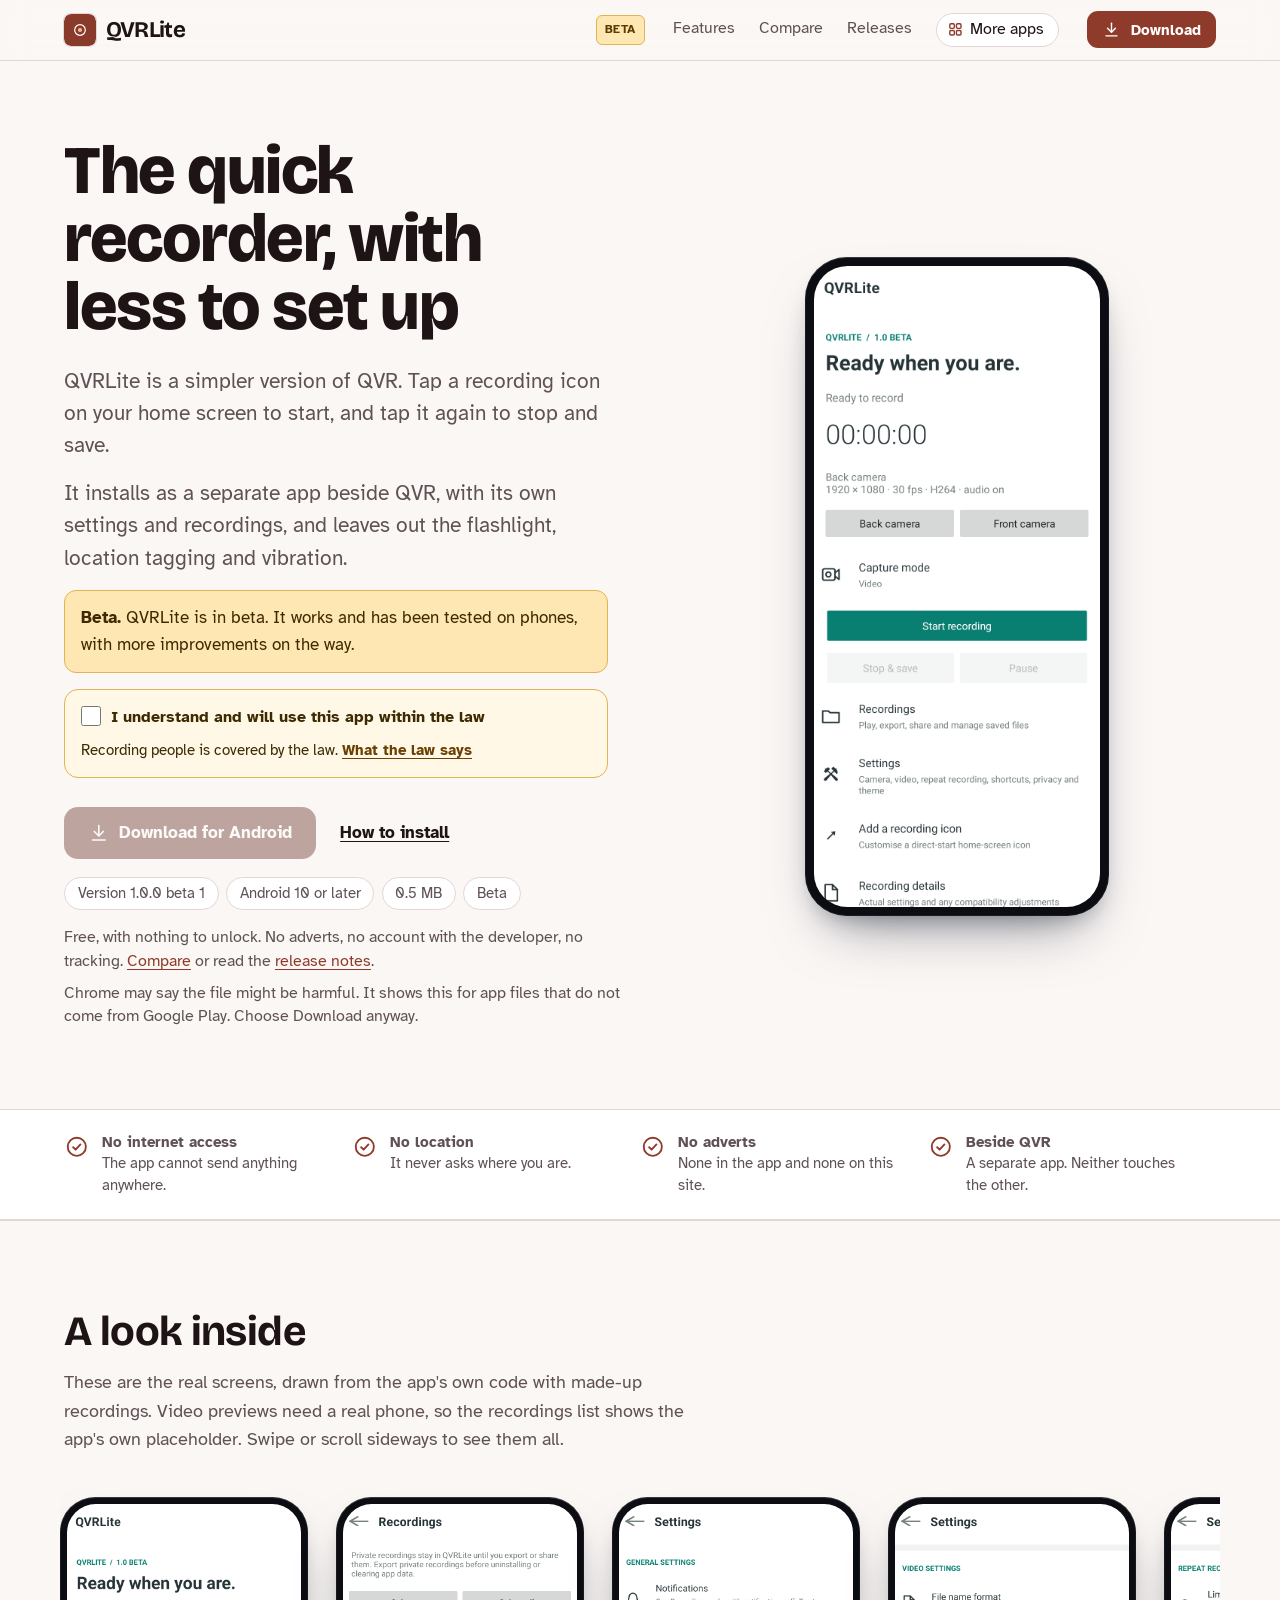
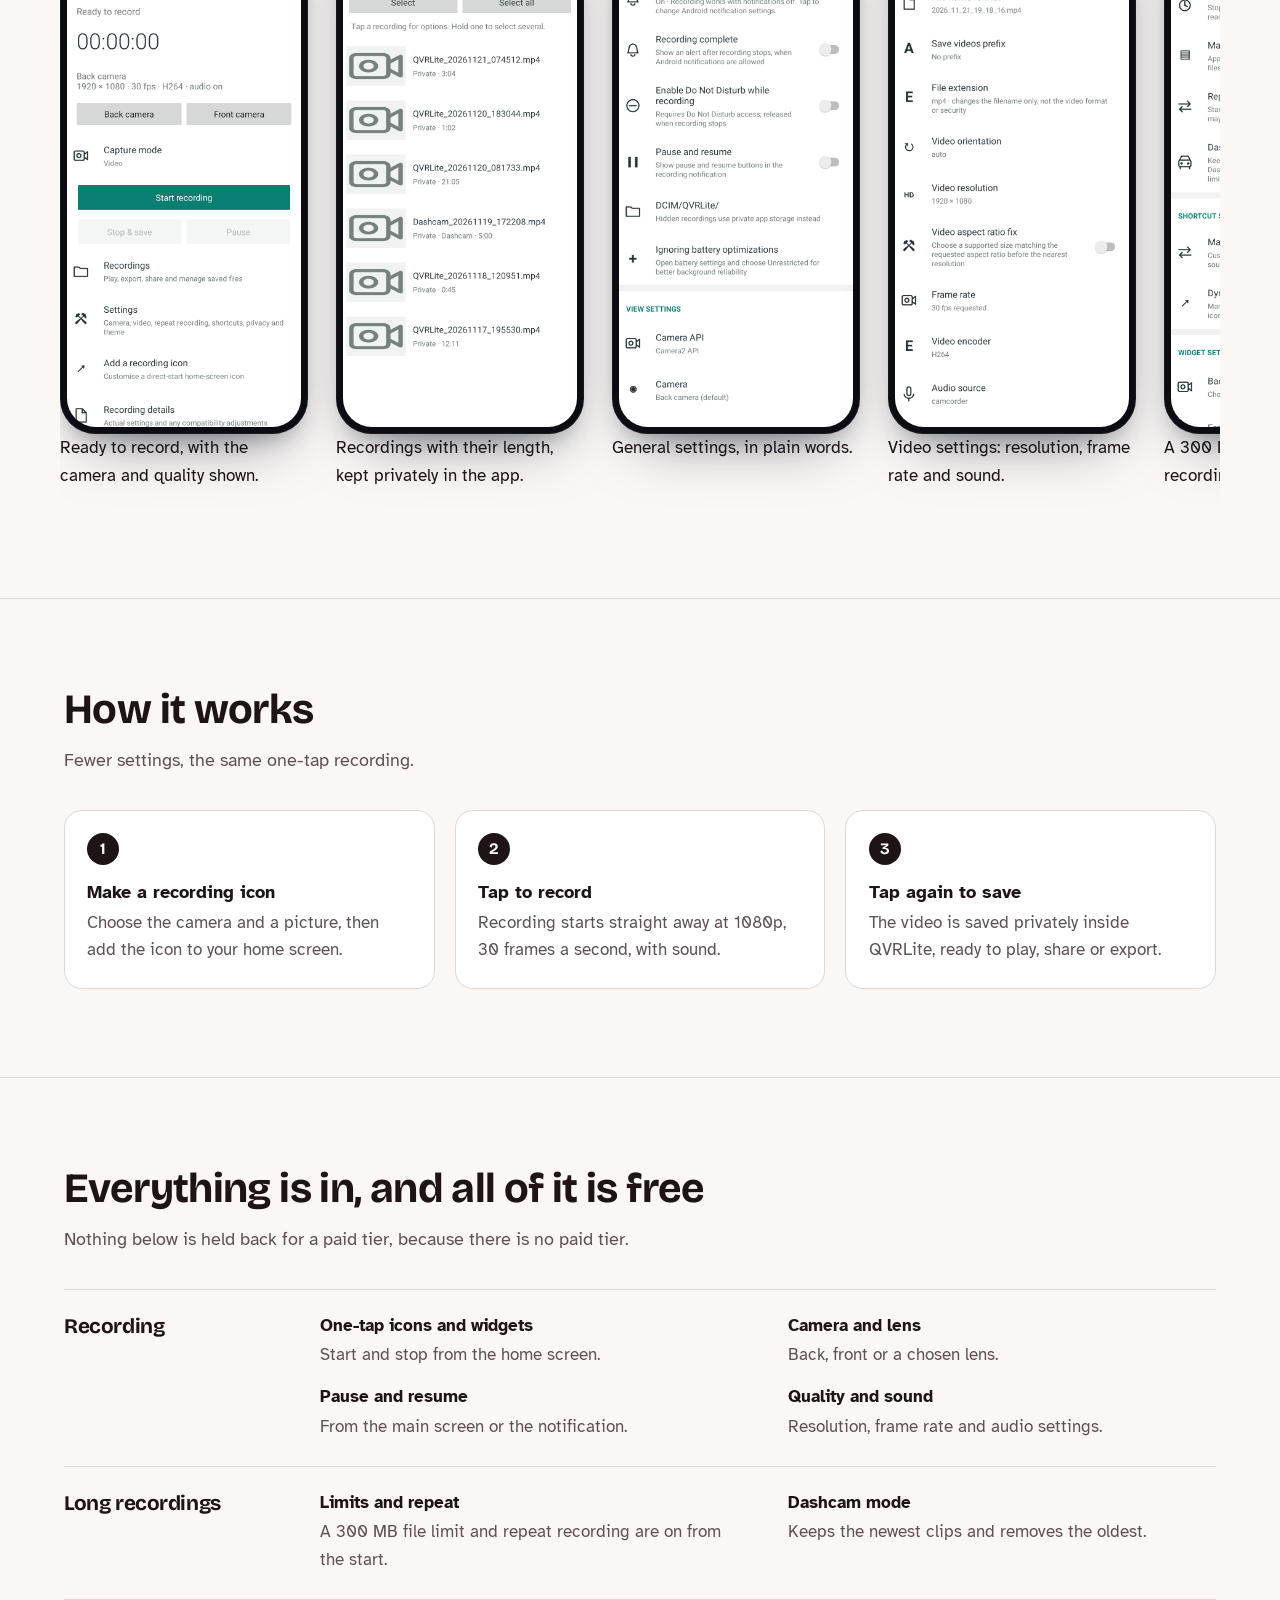
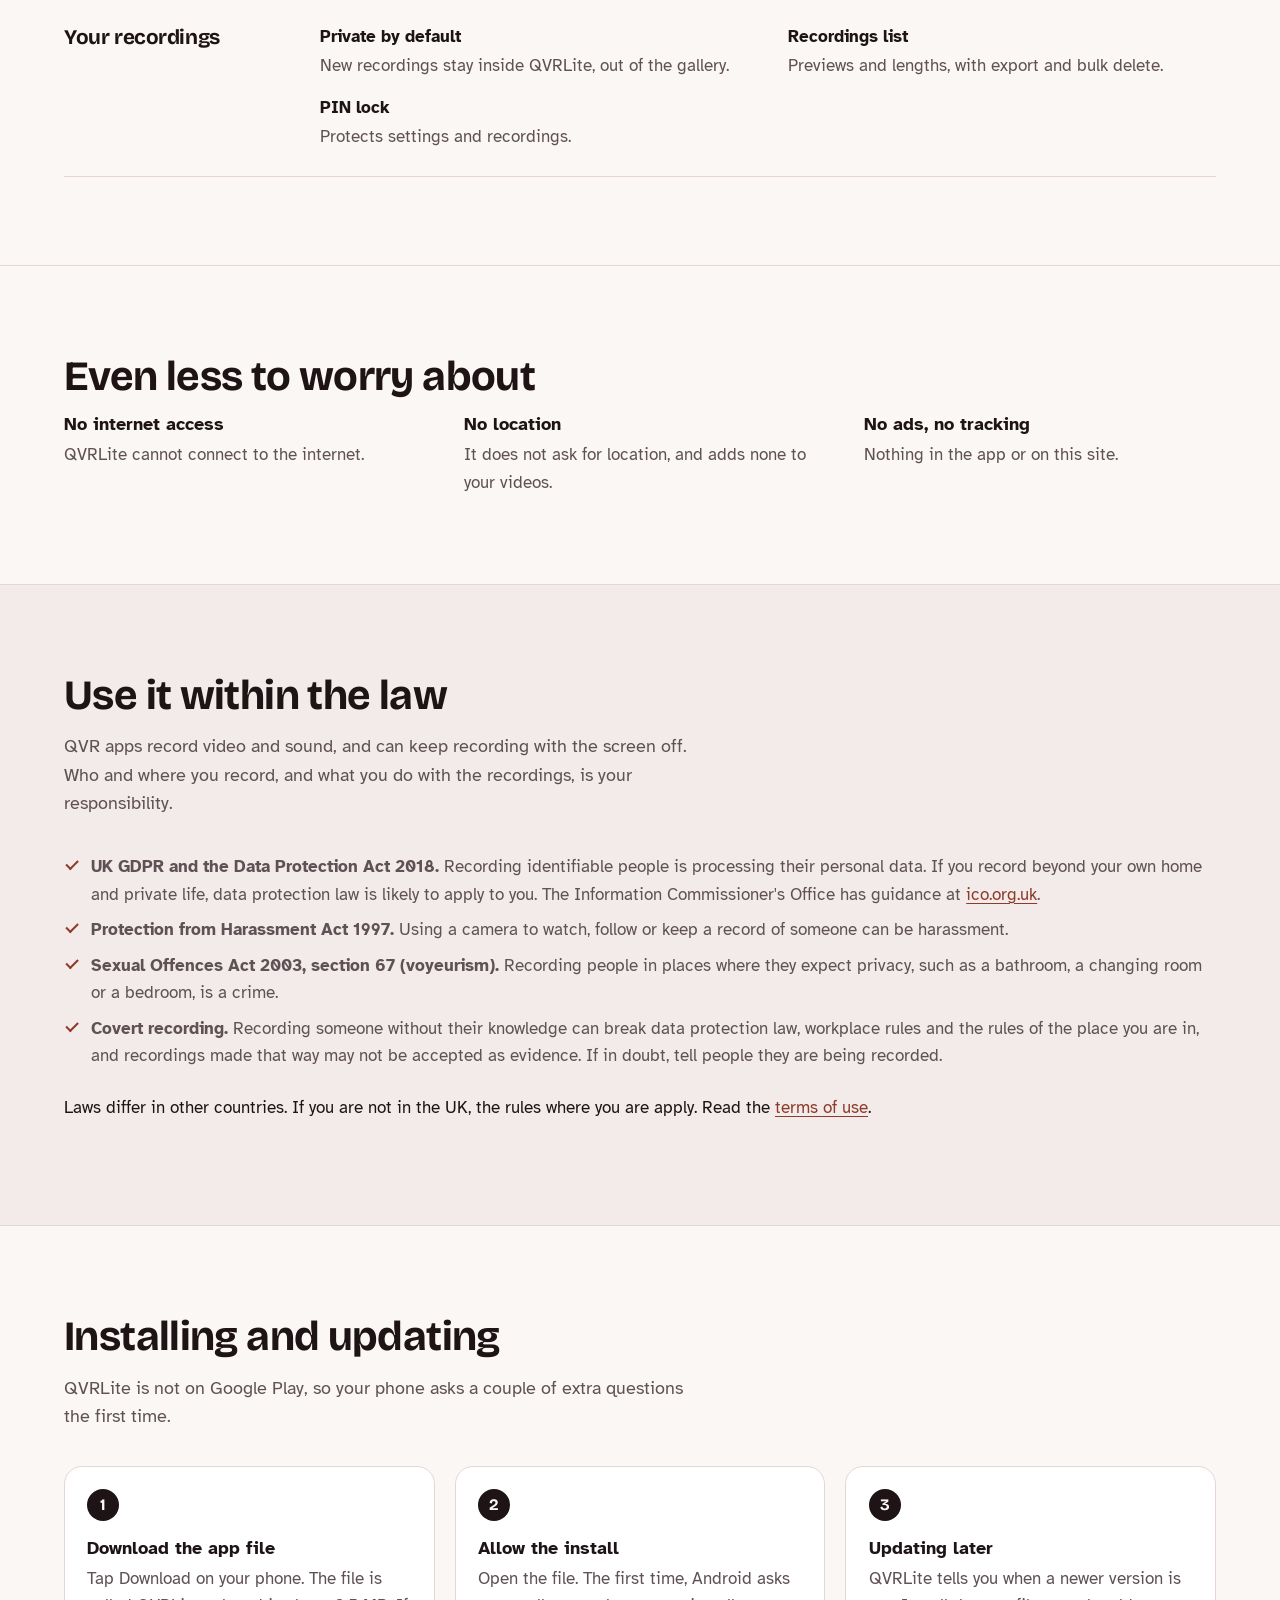
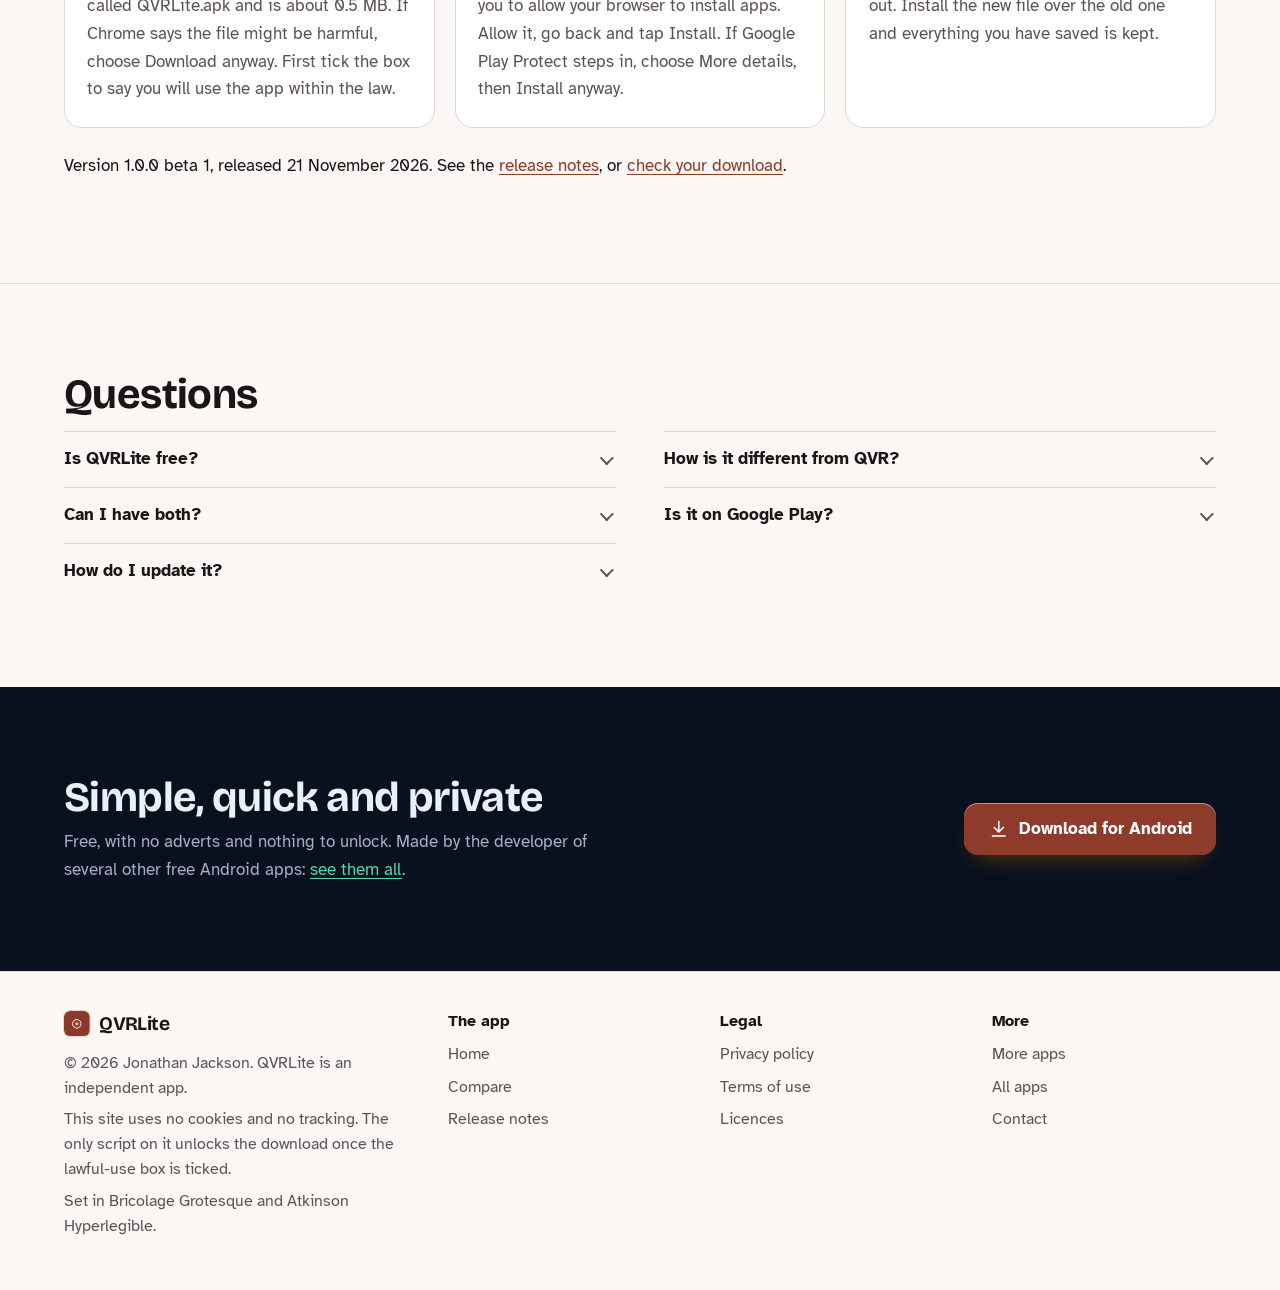
<file: index.html>
<!DOCTYPE html>
<html lang="en-GB">
<head>
<meta charset="utf-8">
<meta name="viewport" content="width=device-width, initial-scale=1">
<title>QVRLite: a simpler one-tap video recorder</title>
<meta name="description" content="QVRLite is a smaller, simpler QVR for Android. One tap starts recording, another saves it. No internet access, no location, no adverts. It installs alongside QVR. In beta.">
<meta name="author" content="Jonathan Jackson">
<link rel="canonical" href="https://customgpter.github.io/qvrlite/">
<meta name="theme-color" content="#fbf7f5" media="(prefers-color-scheme: light)">
<meta name="theme-color" content="#120c0a" media="(prefers-color-scheme: dark)">
<meta property="og:type" content="website">
<meta property="og:site_name" content="QVRLite">
<meta property="og:title" content="QVRLite: a simpler one-tap video recorder">
<meta property="og:description" content="QVRLite is a smaller, simpler QVR for Android. One tap starts recording, another saves it. No internet access, no location, no adverts. It installs alongside QVR. In beta.">
<meta property="og:url" content="https://customgpter.github.io/qvrlite/">
<meta property="og:image" content="https://customgpter.github.io/qvrlite/assets/og.png">
<meta property="og:image:width" content="1200">
<meta property="og:image:height" content="630">
<meta property="og:image:alt" content="QVRLite&#x27;s main screen, ready to record with the back camera">
<meta property="og:locale" content="en_GB">
<meta name="twitter:card" content="summary_large_image">
<link rel="icon" href="./assets/favicon.svg" type="image/svg+xml">
<link rel="apple-touch-icon" href="./assets/apple-touch-icon.png">
<link rel="preload" href="./assets/fonts/bricolage-grotesque-latin.woff2" as="font" type="font/woff2" crossorigin>
<link rel="preload" href="./assets/fonts/atkinson-hyperlegible-latin-400-normal.woff2" as="font" type="font/woff2" crossorigin>
<link rel="stylesheet" href="./assets/site.css?v=1">
<link rel="stylesheet" href="./assets/house.css?v=1">
<link rel="stylesheet" href="./assets/apps-list.css?v=1">
<script src="./assets/apps-list.js?v=1" defer></script>
<script type="application/ld+json">{"@context":"https://schema.org","@type":"SoftwareApplication","name":"QVRLite","url":"https://customgpter.github.io/qvrlite/","description":"QVRLite is a smaller, simpler QVR for Android. One tap starts recording, another saves it. No internet access, no location, no adverts. It installs alongside QVR. In beta.","applicationCategory":"MultimediaApplication","operatingSystem":"Android 10 or later","softwareVersion":"1.0.0 beta 1","downloadUrl":"https://github.com/CustomGPTer/qvrlite/releases/download/v1.0.0-beta1/QVRLite.apk","releaseNotes":"https://customgpter.github.io/qvrlite/releases.html","offers":{"@type":"Offer","price":"0","priceCurrency":"GBP"},"inLanguage":"en-GB","image":"https://customgpter.github.io/qvrlite/assets/og.png","featureList":["One-tap icons and widgets","Camera and lens","Pause and resume","Quality and sound","Limits and repeat","Dashcam mode","Private by default","Recordings list","PIN lock"],"author":{"@type":"Person","name":"Jonathan Jackson"}}</script>
<script type="application/ld+json">{"@context":"https://schema.org","@type":"FAQPage","mainEntity":[{"@type":"Question","name":"Is QVRLite free?","acceptedAnswer":{"@type":"Answer","text":"Yes. There is no paid version, no subscription and no adverts."}},{"@type":"Question","name":"How is it different from QVR?","acceptedAnswer":{"@type":"Answer","text":"It has fewer settings and no flashlight, location tagging, vibration or manual exposure. Recordings are private by default."}},{"@type":"Question","name":"Can I have both?","acceptedAnswer":{"@type":"Answer","text":"Yes. QVRLite is a separate app with its own settings and recordings. It does not import QVR's recordings."}},{"@type":"Question","name":"Is it on Google Play?","acceptedAnswer":{"@type":"Answer","text":"No. It is downloaded from this site as an Android app file. It needs Android 10 or later."}},{"@type":"Question","name":"How do I update it?","acceptedAnswer":{"@type":"Answer","text":"Install the new version over the one you have. Do not uninstall first, or private recordings are lost."}}]}</script>
</head>
<body>
<a class="skip" href="#main">Skip to content</a>
<header class="masthead">
<div class="wrap">
<a class="brand" href="./" aria-label="QVRLite home"><svg viewBox="0 0 108 108" aria-hidden="true"><rect width="108" height="108" rx="24" fill="#8a3a2b"/><circle cx="54" cy="54" r="18" fill="none" stroke="#fff" stroke-width="4"/><circle cx="54" cy="54" r="7" fill="#ffb199"/></svg><span>QVRLite</span></a><span class="beta-tag">Beta</span>
<nav aria-label="Main"><ul><li><a href="./#features">Features</a></li><li><a href="./compare.html">Compare</a></li><li><a href="./releases.html">Releases</a></li><li><a class="more-apps" href="./more-apps.html"><svg class="ico" viewBox="0 0 24 24" aria-hidden="true"><rect x="4" y="4" width="6.5" height="6.5" rx="1.6"/><rect x="13.5" y="4" width="6.5" height="6.5" rx="1.6"/><rect x="4" y="13.5" width="6.5" height="6.5" rx="1.6"/><rect x="13.5" y="13.5" width="6.5" height="6.5" rx="1.6"/></svg>More apps</a></li></ul></nav>
<a class="button small" href="./#download"><svg class="ico" viewBox="0 0 24 24" aria-hidden="true"><path d="M12 4v11"/><path d="M7 10.5l5 5 5-5"/><path d="M5 20h14"/></svg>Download</a>
</div>
</header>
<main id="main">
<div class="hero">
<div class="wrap hero-grid">
<div class="hero-copy">
<h1>The quick recorder, with less to set up</h1>
<p class="lede">QVRLite is a simpler version of QVR. Tap a recording icon on your home screen to start, and tap it again to stop and save.</p><p class="lede">It installs as a separate app beside QVR, with its own settings and recordings, and leaves out the flashlight, location tagging and vibration.</p>
<p class="beta-note"><b>Beta.</b> QVRLite is in beta. It works and has been tested on phones, with more improvements on the way.</p>
<div class="gate-scope"><div class="law-box" data-gate><label><input type="checkbox"> I understand and will use this app within the law</label><p>Recording people is covered by the law. <a href="terms.html#law">What the law says</a></p><noscript><p>Turn on JavaScript to tick the box and download.</p></noscript></div><p class="get" id="download"><a class="button" data-href="https://github.com/CustomGPTer/qvrlite/releases/download/v1.0.0-beta1/QVRLite.apk" aria-disabled="true" role="link" tabindex="-1"><svg class="ico" viewBox="0 0 24 24" aria-hidden="true"><path d="M12 4v11"/><path d="M7 10.5l5 5 5-5"/><path d="M5 20h14"/></svg>Download for Android</a><a class="aside" href="#install">How to install</a></p></div>
<ul class="pills"><li>Version 1.0.0 beta 1</li><li>Android 10 or later</li><li>0.5 MB</li><li>Beta</li></ul>
<p class="facts">Free, with nothing to unlock. No adverts, no account with the developer, no tracking. <a href="compare.html">Compare</a> or read the <a href="releases.html">release notes</a>.</p>
<p class="facts">Chrome may say the file might be harmful. It shows this for app files that do not come from Google Play. Choose Download anyway.</p>
</div>
<div class="hero-phone"><div class="phone"><img src="./assets/screens/main.png" alt="Ready to record, with the camera and quality shown." width="393" height="852" fetchpriority="high"></div></div>
</div>
</div>

<section class="promises" aria-label="In short">
<div class="wrap"><ul><li><svg class="ico" viewBox="0 0 24 24" aria-hidden="true"><circle cx="12" cy="12" r="8.5"/><path d="M8.6 12.4l2.3 2.3 4.5-4.9"/></svg><span><b>No internet access</b><span>The app cannot send anything anywhere.</span></span></li><li><svg class="ico" viewBox="0 0 24 24" aria-hidden="true"><circle cx="12" cy="12" r="8.5"/><path d="M8.6 12.4l2.3 2.3 4.5-4.9"/></svg><span><b>No location</b><span>It never asks where you are.</span></span></li><li><svg class="ico" viewBox="0 0 24 24" aria-hidden="true"><circle cx="12" cy="12" r="8.5"/><path d="M8.6 12.4l2.3 2.3 4.5-4.9"/></svg><span><b>No adverts</b><span>None in the app and none on this site.</span></span></li><li><svg class="ico" viewBox="0 0 24 24" aria-hidden="true"><circle cx="12" cy="12" r="8.5"/><path d="M8.6 12.4l2.3 2.3 4.5-4.9"/></svg><span><b>Beside QVR</b><span>A separate app. Neither touches the other.</span></span></li></ul></div>
</section>

<section id="screens" aria-labelledby="screens-h">
<div class="wrap">
<h2 id="screens-h">A look inside</h2>
<p class="intro">These are the real screens, drawn from the app&#x27;s own code with made-up recordings. Video previews need a real phone, so the recordings list shows the app&#x27;s own placeholder. Swipe or scroll sideways to see them all.</p>
<div class="gallery" tabindex="0" role="region" aria-label="Screens from QVRLite"><figure class="shot"><div class="phone"><img src="./assets/screens/main.png" alt="Ready to record, with the camera and quality shown." width="393" height="852" loading="eager" decoding="async"></div><figcaption>Ready to record, with the camera and quality shown.</figcaption></figure><figure class="shot"><div class="phone"><img src="./assets/screens/recordings.png" alt="Recordings with their length, kept privately in the app." width="393" height="852" loading="eager" decoding="async"></div><figcaption>Recordings with their length, kept privately in the app.</figcaption></figure><figure class="shot"><div class="phone"><img src="./assets/screens/settings.png" alt="General settings, in plain words." width="393" height="852" loading="eager" decoding="async"></div><figcaption>General settings, in plain words.</figcaption></figure><figure class="shot"><div class="phone"><img src="./assets/screens/settings-video.png" alt="Video settings: resolution, frame rate and sound." width="393" height="852" loading="eager" decoding="async"></div><figcaption>Video settings: resolution, frame rate and sound.</figcaption></figure><figure class="shot"><div class="phone"><img src="./assets/screens/settings-repeat.png" alt="A 300 MB file limit and repeat recording, on from the start." width="393" height="852" loading="eager" decoding="async"></div><figcaption>A 300 MB file limit and repeat recording, on from the start.</figcaption></figure><figure class="shot"><div class="phone"><img src="./assets/screens/shortcut.png" alt="Make a recording icon for the back or front camera." width="393" height="852" loading="eager" decoding="async"></div><figcaption>Make a recording icon for the back or front camera.</figcaption></figure><figure class="shot"><div class="phone"><img src="./assets/screens/settings-help.png" alt="Every setting explained at the bottom of Settings." width="393" height="852" loading="eager" decoding="async"></div><figcaption>Every setting explained at the bottom of Settings.</figcaption></figure></div>
</div>
</section>

<section id="how" aria-labelledby="how-h">
<div class="wrap">
<h2 id="how-h">How it works</h2>
<p class="intro">Fewer settings, the same one-tap recording.</p>
<ol class="steps"><li><h3>Make a recording icon</h3><p>Choose the camera and a picture, then add the icon to your home screen.</p></li><li><h3>Tap to record</h3><p>Recording starts straight away at 1080p, 30 frames a second, with sound.</p></li><li><h3>Tap again to save</h3><p>The video is saved privately inside QVRLite, ready to play, share or export.</p></li></ol>
</div>
</section>

<section id="features" aria-labelledby="features-h">
<div class="wrap">
<h2 id="features-h">Everything is in, and all of it is free</h2>
<p class="intro">Nothing below is held back for a paid tier, because there is no paid tier.</p>
<div class="groups"><div class="group"><h3>Recording</h3><dl><div><dt>One-tap icons and widgets</dt><dd>Start and stop from the home screen.</dd></div><div><dt>Camera and lens</dt><dd>Back, front or a chosen lens.</dd></div><div><dt>Pause and resume</dt><dd>From the main screen or the notification.</dd></div><div><dt>Quality and sound</dt><dd>Resolution, frame rate and audio settings.</dd></div></dl></div><div class="group"><h3>Long recordings</h3><dl><div><dt>Limits and repeat</dt><dd>A 300 MB file limit and repeat recording are on from the start.</dd></div><div><dt>Dashcam mode</dt><dd>Keeps the newest clips and removes the oldest.</dd></div></dl></div><div class="group"><h3>Your recordings</h3><dl><div><dt>Private by default</dt><dd>New recordings stay inside QVRLite, out of the gallery.</dd></div><div><dt>Recordings list</dt><dd>Previews and lengths, with export and bulk delete.</dd></div><div><dt>PIN lock</dt><dd>Protects settings and recordings.</dd></div></dl></div></div>
</div>
</section>

<section id="privacy" aria-labelledby="privacy-h">
<div class="wrap">
<h2 id="privacy-h">Even less to worry about</h2>
<ul class="plain"><li><h3>No internet access</h3><p>QVRLite cannot connect to the internet.</p></li><li><h3>No location</h3><p>It does not ask for location, and adds none to your videos.</p></li><li><h3>No ads, no tracking</h3><p>Nothing in the app or on this site.</p></li></ul>
</div>
</section>

<section id="law" aria-labelledby="law-h" class="law-band">
<div class="wrap">
<h2 id="law-h">Use it within the law</h2>
<p class="intro">QVR apps record video and sound, and can keep recording with the screen off. Who and where you record, and what you do with the recordings, is your responsibility.</p>
<ul class="ticks"><li><b>UK GDPR and the Data Protection Act 2018.</b> Recording identifiable people is processing their personal data. If you record beyond your own home and private life, data protection law is likely to apply to you. The Information Commissioner's Office has guidance at <a href="https://ico.org.uk">ico.org.uk</a>.</li><li><b>Protection from Harassment Act 1997.</b> Using a camera to watch, follow or keep a record of someone can be harassment.</li><li><b>Sexual Offences Act 2003, section 67 (voyeurism).</b> Recording people in places where they expect privacy, such as a bathroom, a changing room or a bedroom, is a crime.</li><li><b>Covert recording.</b> Recording someone without their knowledge can break data protection law, workplace rules and the rules of the place you are in, and recordings made that way may not be accepted as evidence. If in doubt, tell people they are being recorded.</li></ul>
<p class="after-table">Laws differ in other countries. If you are not in the UK, the rules where you are apply. Read the <a href="terms.html#law">terms of use</a>.</p>
</div>
</section>
<section id="install" aria-labelledby="install-h">
<div class="wrap">
<h2 id="install-h">Installing and updating</h2>
<p class="intro">QVRLite is not on Google Play, so your phone asks a couple of extra questions the first time.</p>
<ol class="steps"><li><h3>Download the app file</h3><p>Tap Download on your phone. The file is called QVRLite.apk and is about 0.5 MB. If Chrome says the file might be harmful, choose Download anyway. First tick the box to say you will use the app within the law.</p></li><li><h3>Allow the install</h3><p>Open the file. The first time, Android asks you to allow your browser to install apps. Allow it, go back and tap Install. If Google Play Protect steps in, choose More details, then Install anyway.</p></li><li><h3>Updating later</h3><p>QVRLite tells you when a newer version is out. Install the new file over the old one and everything you have saved is kept.</p></li></ol>
<p class="after-table">Version 1.0.0 beta 1, released 21 November 2026. See the <a href="releases.html">release notes</a>, or <a href="releases.html#checking">check your download</a>.</p>
</div>
</section>

<section id="questions" aria-labelledby="questions-h">
<div class="wrap">
<h2 id="questions-h">Questions</h2>
<div class="faq"><details><summary>Is QVRLite free?</summary><p>Yes. There is no paid version, no subscription and no adverts.</p></details><details><summary>How is it different from QVR?</summary><p>It has fewer settings and no flashlight, location tagging, vibration or manual exposure. Recordings are private by default.</p></details><details><summary>Can I have both?</summary><p>Yes. QVRLite is a separate app with its own settings and recordings. It does not import QVR's recordings.</p></details><details><summary>Is it on Google Play?</summary><p>No. It is downloaded from this site as an Android app file. It needs Android 10 or later.</p></details><details><summary>How do I update it?</summary><p>Install the new version over the one you have. Do not uninstall first, or private recordings are lost.</p></details></div>
</div>
</section>

<section class="closing" aria-labelledby="closing-h">
<div class="wrap">
<div><h2 id="closing-h">Simple, quick and private</h2><p>Free, with no adverts and nothing to unlock. Made by the developer of several other free Android apps: <a href="more-apps.html">see them all</a>.</p></div>
<a class="button" href="./#download"><svg class="ico" viewBox="0 0 24 24" aria-hidden="true"><path d="M12 4v11"/><path d="M7 10.5l5 5 5-5"/><path d="M5 20h14"/></svg>Download for Android</a>
</div>
</section>
</main>
<footer class="colophon">
<div class="wrap">
<div>
<a class="brand" href="./" aria-label="QVRLite home"><svg viewBox="0 0 108 108" aria-hidden="true"><rect width="108" height="108" rx="24" fill="#8a3a2b"/><circle cx="54" cy="54" r="18" fill="none" stroke="#fff" stroke-width="4"/><circle cx="54" cy="54" r="7" fill="#ffb199"/></svg><span>QVRLite</span></a>
<p>&copy; 2026 Jonathan Jackson. QVRLite is an independent app.</p>
<p>This site uses no cookies and no tracking. The only script on it unlocks the download once the lawful-use box is ticked.</p>
<p>Set in Bricolage Grotesque and Atkinson Hyperlegible.</p>
</div>
<nav aria-label="The app"><h2>The app</h2><ul>
<li><a href="./">Home</a></li>
<li><a href="./compare.html">Compare</a></li>
<li><a href="./releases.html">Release notes</a></li>

</ul></nav>
<nav aria-label="Legal"><h2>Legal</h2><ul>
<li><a href="./privacy.html">Privacy policy</a></li>
<li><a href="./terms.html">Terms of use</a></li>
<li><a href="./licences.html">Licences</a></li>
</ul></nav>
<nav aria-label="More"><h2>More</h2><ul>
<li><a href="./more-apps.html">More apps</a></li>
<li><a href="https://customgpter.github.io/">All apps</a></li>
<li><a href="https://github.com/CustomGPTer/qvrlite/issues">Contact</a></li>
</ul></nav>
</div>
</footer>
</body>
</html>
</file>
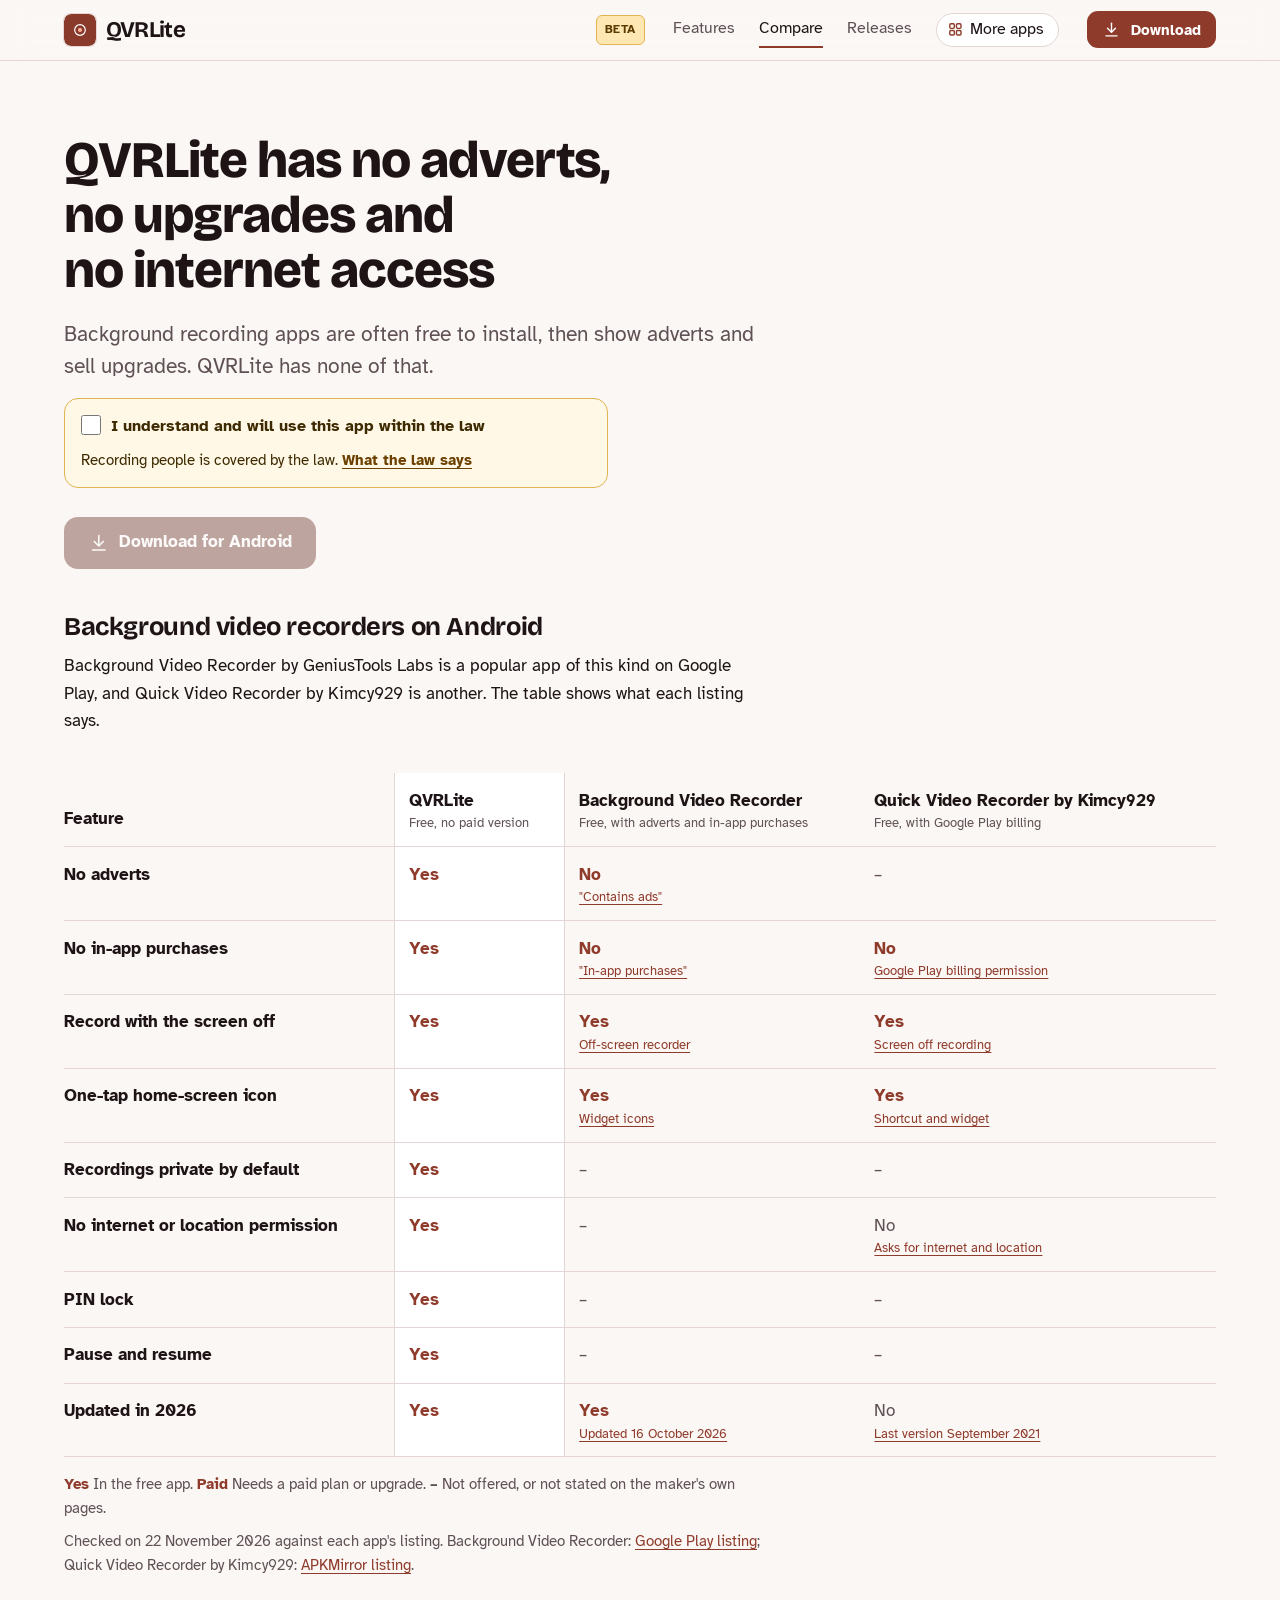
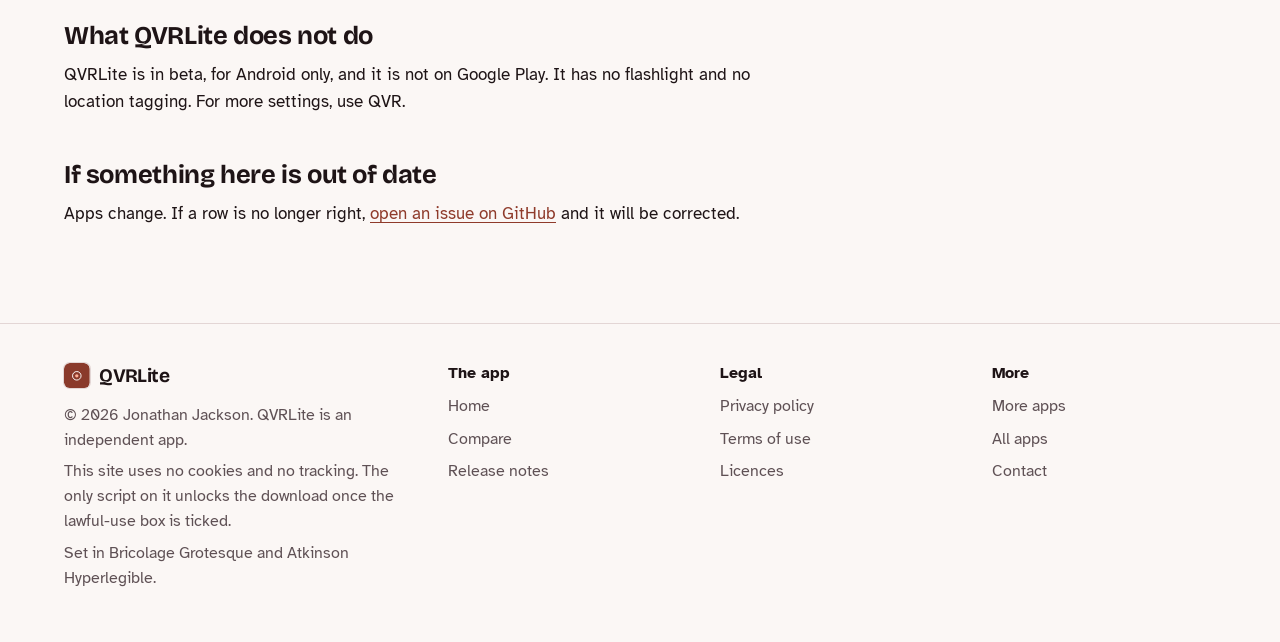
<file: compare.html>
<!DOCTYPE html>
<html lang="en-GB">
<head>
<meta charset="utf-8">
<meta name="viewport" content="width=device-width, initial-scale=1">
<title>QVRLite compared with Background Video Recorder and Quick Video Recorder by Kimcy929</title>
<meta name="description" content="How QVRLite compares with Background Video Recorder and Quick Video Recorder by Kimcy929, row by row, with each claim linked to its listing.">
<meta name="author" content="Jonathan Jackson">
<link rel="canonical" href="https://customgpter.github.io/qvrlite/compare.html">
<meta name="theme-color" content="#fbf7f5" media="(prefers-color-scheme: light)">
<meta name="theme-color" content="#120c0a" media="(prefers-color-scheme: dark)">
<meta property="og:type" content="website">
<meta property="og:site_name" content="QVRLite">
<meta property="og:title" content="QVRLite compared with Background Video Recorder and Quick Video Recorder by Kimcy929">
<meta property="og:description" content="How QVRLite compares with Background Video Recorder and Quick Video Recorder by Kimcy929, row by row, with each claim linked to its listing.">
<meta property="og:url" content="https://customgpter.github.io/qvrlite/compare.html">
<meta property="og:image" content="https://customgpter.github.io/qvrlite/assets/og.png">
<meta property="og:image:width" content="1200">
<meta property="og:image:height" content="630">
<meta property="og:image:alt" content="QVRLite&#x27;s main screen, ready to record with the back camera">
<meta property="og:locale" content="en_GB">
<meta name="twitter:card" content="summary_large_image">
<link rel="icon" href="./assets/favicon.svg" type="image/svg+xml">
<link rel="apple-touch-icon" href="./assets/apple-touch-icon.png">
<link rel="preload" href="./assets/fonts/bricolage-grotesque-latin.woff2" as="font" type="font/woff2" crossorigin>
<link rel="preload" href="./assets/fonts/atkinson-hyperlegible-latin-400-normal.woff2" as="font" type="font/woff2" crossorigin>
<link rel="stylesheet" href="./assets/site.css?v=1">
<link rel="stylesheet" href="./assets/house.css?v=1">
<link rel="stylesheet" href="./assets/apps-list.css?v=1">
<script src="./assets/apps-list.js?v=1" defer></script>
</head>
<body>
<a class="skip" href="#main">Skip to content</a>
<header class="masthead">
<div class="wrap">
<a class="brand" href="./" aria-label="QVRLite home"><svg viewBox="0 0 108 108" aria-hidden="true"><rect width="108" height="108" rx="24" fill="#8a3a2b"/><circle cx="54" cy="54" r="18" fill="none" stroke="#fff" stroke-width="4"/><circle cx="54" cy="54" r="7" fill="#ffb199"/></svg><span>QVRLite</span></a><span class="beta-tag">Beta</span>
<nav aria-label="Main"><ul><li><a href="./#features">Features</a></li><li><a href="./compare.html" aria-current="page">Compare</a></li><li><a href="./releases.html">Releases</a></li><li><a class="more-apps" href="./more-apps.html"><svg class="ico" viewBox="0 0 24 24" aria-hidden="true"><rect x="4" y="4" width="6.5" height="6.5" rx="1.6"/><rect x="13.5" y="4" width="6.5" height="6.5" rx="1.6"/><rect x="4" y="13.5" width="6.5" height="6.5" rx="1.6"/><rect x="13.5" y="13.5" width="6.5" height="6.5" rx="1.6"/></svg>More apps</a></li></ul></nav>
<a class="button small" href="./#download"><svg class="ico" viewBox="0 0 24 24" aria-hidden="true"><path d="M12 4v11"/><path d="M7 10.5l5 5 5-5"/><path d="M5 20h14"/></svg>Download</a>
</div>
</header>
<main id="main" class="doc">
<div class="wrap">
<div class="measure">
<h1>QVRLite has no adverts, no upgrades and no internet access</h1>
<p class="lede">Background recording apps are often free to install, then show adverts and sell upgrades. QVRLite has none of that.</p>
<div class="gate-scope"><div class="law-box" data-gate><label><input type="checkbox"> I understand and will use this app within the law</label><p>Recording people is covered by the law. <a href="terms.html#law">What the law says</a></p><noscript><p>Turn on JavaScript to tick the box and download.</p></noscript></div><p class="get"><a class="button" data-href="https://github.com/CustomGPTer/qvrlite/releases/download/v1.0.0-beta1/QVRLite.apk" aria-disabled="true" role="link" tabindex="-1"><svg class="ico" viewBox="0 0 24 24" aria-hidden="true"><path d="M12 4v11"/><path d="M7 10.5l5 5 5-5"/><path d="M5 20h14"/></svg>Download for Android</a></p></div>
<h2 id="table">Background video recorders on Android</h2>
<p>Background Video Recorder by GeniusTools Labs is a popular app of this kind on Google Play, and Quick Video Recorder by Kimcy929 is another. The table shows what each listing says.</p>
</div>
<div class="scroll">
<table class="cmp">
<thead><tr><th scope="col">Feature</th><th scope="col" class="ours">QVRLite<small>Free, no paid version</small></th><th scope="col">Background Video Recorder<small>Free, with adverts and in-app purchases</small></th><th scope="col">Quick Video Recorder by Kimcy929<small>Free, with Google Play billing</small></th></tr></thead>
<tbody>
<tr><th scope="row">No adverts</th><td class="yes ours"><span class="app">QVRLite</span><span class="v">Yes</span></td><td class="pay"><span class="app">Background Video Recorder</span><span class="v">No<small><a href="https://play.google.com/store/apps/details?id=com.backgroundvideorecorder.videosnapshorts&hl=en">"Contains ads"</a></small></span></td><td class="na"><span class="app">Quick Video Recorder by Kimcy929</span><span class="v">&ndash;</span></td></tr>
<tr><th scope="row">No in-app purchases</th><td class="yes ours"><span class="app">QVRLite</span><span class="v">Yes</span></td><td class="pay"><span class="app">Background Video Recorder</span><span class="v">No<small><a href="https://play.google.com/store/apps/details?id=com.backgroundvideorecorder.videosnapshorts&hl=en">"In-app purchases"</a></small></span></td><td class="pay"><span class="app">Quick Video Recorder by Kimcy929</span><span class="v">No<small><a href="https://www.apkmirror.com/apk/kimcy929/quick-video-recorder-background-video-recorder/quick-video-recorder-background-video-recorder-1-3-6-3-release/quick-video-recorder-1-3-6-3-android-apk-download/">Google Play billing permission</a></small></span></td></tr>
<tr><th scope="row">Record with the screen off</th><td class="yes ours"><span class="app">QVRLite</span><span class="v">Yes</span></td><td class="yes"><span class="app">Background Video Recorder</span><span class="v">Yes<small><a href="https://play.google.com/store/apps/details?id=com.backgroundvideorecorder.videosnapshorts&hl=en">Off-screen recorder</a></small></span></td><td class="yes"><span class="app">Quick Video Recorder by Kimcy929</span><span class="v">Yes<small><a href="https://www.apkmirror.com/apk/kimcy929/quick-video-recorder-background-video-recorder/quick-video-recorder-background-video-recorder-1-3-6-3-release/quick-video-recorder-1-3-6-3-android-apk-download/">Screen off recording</a></small></span></td></tr>
<tr><th scope="row">One-tap home-screen icon</th><td class="yes ours"><span class="app">QVRLite</span><span class="v">Yes</span></td><td class="yes"><span class="app">Background Video Recorder</span><span class="v">Yes<small><a href="https://play.google.com/store/apps/details?id=com.backgroundvideorecorder.videosnapshorts&hl=en">Widget icons</a></small></span></td><td class="yes"><span class="app">Quick Video Recorder by Kimcy929</span><span class="v">Yes<small><a href="https://www.apkmirror.com/apk/kimcy929/quick-video-recorder-background-video-recorder/quick-video-recorder-background-video-recorder-1-3-6-3-release/quick-video-recorder-1-3-6-3-android-apk-download/">Shortcut and widget</a></small></span></td></tr>
<tr><th scope="row">Recordings private by default</th><td class="yes ours"><span class="app">QVRLite</span><span class="v">Yes</span></td><td class="na"><span class="app">Background Video Recorder</span><span class="v">&ndash;</span></td><td class="na"><span class="app">Quick Video Recorder by Kimcy929</span><span class="v">&ndash;</span></td></tr>
<tr><th scope="row">No internet or location permission</th><td class="yes ours"><span class="app">QVRLite</span><span class="v">Yes</span></td><td class="na"><span class="app">Background Video Recorder</span><span class="v">&ndash;</span></td><td class="na"><span class="app">Quick Video Recorder by Kimcy929</span><span class="v">No<small><a href="https://www.apkmirror.com/apk/kimcy929/quick-video-recorder-background-video-recorder/quick-video-recorder-background-video-recorder-1-3-6-3-release/quick-video-recorder-1-3-6-3-android-apk-download/">Asks for internet and location</a></small></span></td></tr>
<tr><th scope="row">PIN lock</th><td class="yes ours"><span class="app">QVRLite</span><span class="v">Yes</span></td><td class="na"><span class="app">Background Video Recorder</span><span class="v">&ndash;</span></td><td class="na"><span class="app">Quick Video Recorder by Kimcy929</span><span class="v">&ndash;</span></td></tr>
<tr><th scope="row">Pause and resume</th><td class="yes ours"><span class="app">QVRLite</span><span class="v">Yes</span></td><td class="na"><span class="app">Background Video Recorder</span><span class="v">&ndash;</span></td><td class="na"><span class="app">Quick Video Recorder by Kimcy929</span><span class="v">&ndash;</span></td></tr>
<tr><th scope="row">Updated in 2026</th><td class="yes ours"><span class="app">QVRLite</span><span class="v">Yes</span></td><td class="yes"><span class="app">Background Video Recorder</span><span class="v">Yes<small><a href="https://play.google.com/store/apps/details?id=com.backgroundvideorecorder.videosnapshorts&hl=en">Updated 16 October 2026</a></small></span></td><td class="na"><span class="app">Quick Video Recorder by Kimcy929</span><span class="v">No<small><a href="https://www.apkmirror.com/apk/kimcy929/quick-video-recorder-background-video-recorder/quick-video-recorder-background-video-recorder-1-3-6-3-release/quick-video-recorder-1-3-6-3-android-apk-download/">Last version September 2021</a></small></span></td></tr>
</tbody>
</table>
</div>
<div class="measure">
<p class="key"><strong class="yes">Yes</strong> In the free app. <strong class="pay">Paid</strong> Needs a paid plan or upgrade. <strong>&ndash;</strong> Not offered, or not stated on the maker's own pages.</p>
<p class="key">Checked on 22 November 2026 against each app's listing. Background Video Recorder: <a href="https://play.google.com/store/apps/details?id=com.backgroundvideorecorder.videosnapshorts&hl=en">Google Play listing</a>; Quick Video Recorder by Kimcy929: <a href="https://www.apkmirror.com/apk/kimcy929/quick-video-recorder-background-video-recorder/quick-video-recorder-background-video-recorder-1-3-6-3-release/quick-video-recorder-1-3-6-3-android-apk-download/">APKMirror listing</a>.</p>
<h2>What QVRLite does not do</h2><p>QVRLite is in beta, for Android only, and it is not on Google Play. It has no flashlight and no location tagging. For more settings, use QVR.</p>
<h2 id="wrong">If something here is out of date</h2>
<p>Apps change. If a row is no longer right, <a href="https://github.com/CustomGPTer/qvrlite/issues">open an issue on GitHub</a> and it will be corrected.</p>
</div>
</div>
</main>
<footer class="colophon">
<div class="wrap">
<div>
<a class="brand" href="./" aria-label="QVRLite home"><svg viewBox="0 0 108 108" aria-hidden="true"><rect width="108" height="108" rx="24" fill="#8a3a2b"/><circle cx="54" cy="54" r="18" fill="none" stroke="#fff" stroke-width="4"/><circle cx="54" cy="54" r="7" fill="#ffb199"/></svg><span>QVRLite</span></a>
<p>&copy; 2026 Jonathan Jackson. QVRLite is an independent app.</p>
<p>This site uses no cookies and no tracking. The only script on it unlocks the download once the lawful-use box is ticked.</p>
<p>Set in Bricolage Grotesque and Atkinson Hyperlegible.</p>
</div>
<nav aria-label="The app"><h2>The app</h2><ul>
<li><a href="./">Home</a></li>
<li><a href="./compare.html">Compare</a></li>
<li><a href="./releases.html">Release notes</a></li>

</ul></nav>
<nav aria-label="Legal"><h2>Legal</h2><ul>
<li><a href="./privacy.html">Privacy policy</a></li>
<li><a href="./terms.html">Terms of use</a></li>
<li><a href="./licences.html">Licences</a></li>
</ul></nav>
<nav aria-label="More"><h2>More</h2><ul>
<li><a href="./more-apps.html">More apps</a></li>
<li><a href="https://customgpter.github.io/">All apps</a></li>
<li><a href="https://github.com/CustomGPTer/qvrlite/issues">Contact</a></li>
</ul></nav>
</div>
</footer>
</body>
</html>
</file>
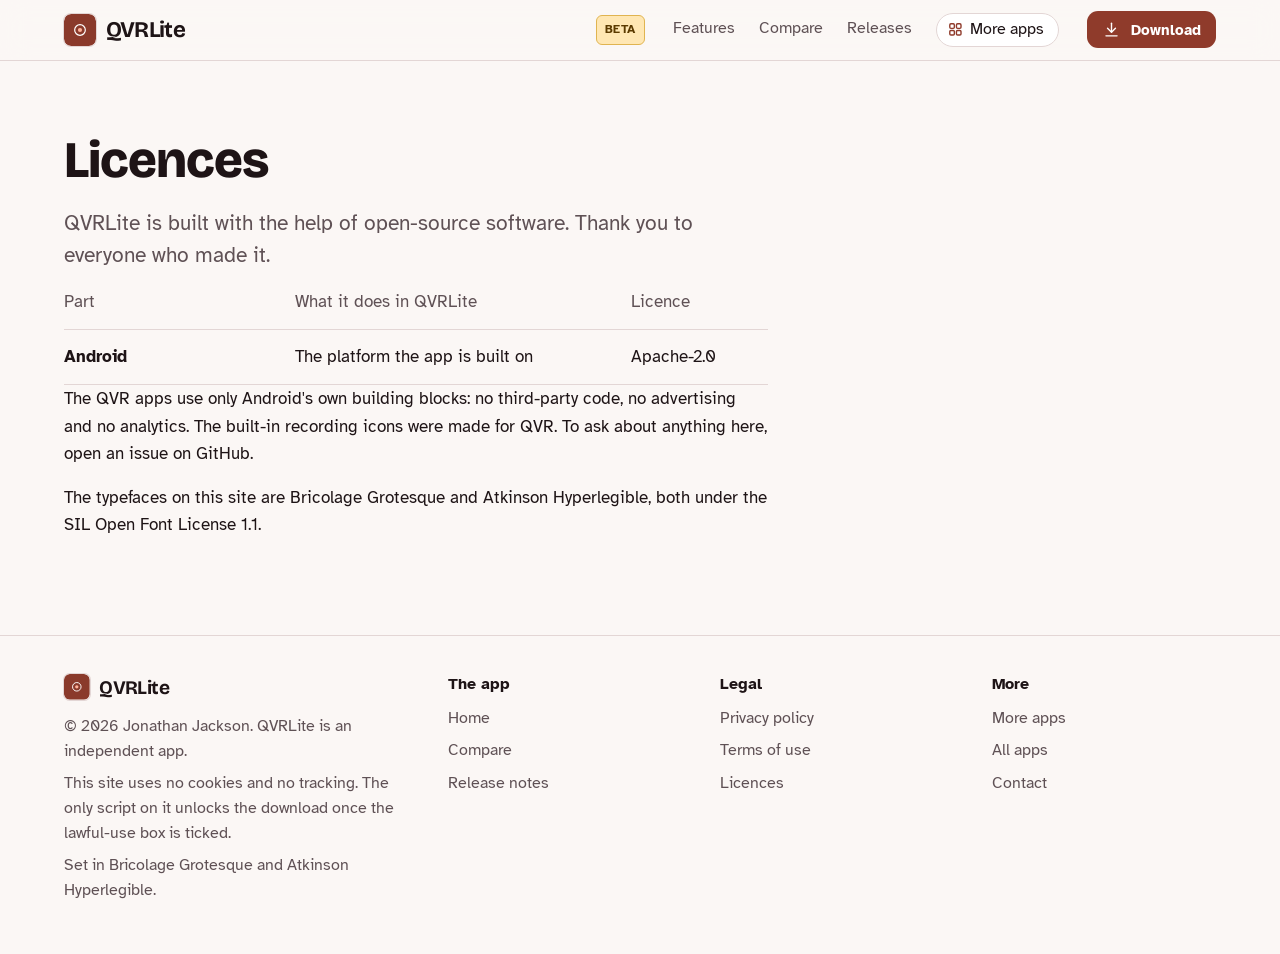
<file: licences.html>
<!DOCTYPE html>
<html lang="en-GB">
<head>
<meta charset="utf-8">
<meta name="viewport" content="width=device-width, initial-scale=1">
<title>QVRLite licences</title>
<meta name="description" content="The open-source parts inside QVRLite and their licences.">
<meta name="author" content="Jonathan Jackson">
<link rel="canonical" href="https://customgpter.github.io/qvrlite/licences.html">
<meta name="theme-color" content="#fbf7f5" media="(prefers-color-scheme: light)">
<meta name="theme-color" content="#120c0a" media="(prefers-color-scheme: dark)">
<meta property="og:type" content="website">
<meta property="og:site_name" content="QVRLite">
<meta property="og:title" content="QVRLite licences">
<meta property="og:description" content="The open-source parts inside QVRLite and their licences.">
<meta property="og:url" content="https://customgpter.github.io/qvrlite/licences.html">
<meta property="og:image" content="https://customgpter.github.io/qvrlite/assets/og.png">
<meta property="og:image:width" content="1200">
<meta property="og:image:height" content="630">
<meta property="og:image:alt" content="QVRLite&#x27;s main screen, ready to record with the back camera">
<meta property="og:locale" content="en_GB">
<meta name="twitter:card" content="summary_large_image">
<link rel="icon" href="./assets/favicon.svg" type="image/svg+xml">
<link rel="apple-touch-icon" href="./assets/apple-touch-icon.png">
<link rel="preload" href="./assets/fonts/bricolage-grotesque-latin.woff2" as="font" type="font/woff2" crossorigin>
<link rel="preload" href="./assets/fonts/atkinson-hyperlegible-latin-400-normal.woff2" as="font" type="font/woff2" crossorigin>
<link rel="stylesheet" href="./assets/site.css?v=1">
<link rel="stylesheet" href="./assets/house.css?v=1">
<link rel="stylesheet" href="./assets/apps-list.css?v=1">
<script src="./assets/apps-list.js?v=1" defer></script>
</head>
<body>
<a class="skip" href="#main">Skip to content</a>
<header class="masthead">
<div class="wrap">
<a class="brand" href="./" aria-label="QVRLite home"><svg viewBox="0 0 108 108" aria-hidden="true"><rect width="108" height="108" rx="24" fill="#8a3a2b"/><circle cx="54" cy="54" r="18" fill="none" stroke="#fff" stroke-width="4"/><circle cx="54" cy="54" r="7" fill="#ffb199"/></svg><span>QVRLite</span></a><span class="beta-tag">Beta</span>
<nav aria-label="Main"><ul><li><a href="./#features">Features</a></li><li><a href="./compare.html">Compare</a></li><li><a href="./releases.html">Releases</a></li><li><a class="more-apps" href="./more-apps.html"><svg class="ico" viewBox="0 0 24 24" aria-hidden="true"><rect x="4" y="4" width="6.5" height="6.5" rx="1.6"/><rect x="13.5" y="4" width="6.5" height="6.5" rx="1.6"/><rect x="4" y="13.5" width="6.5" height="6.5" rx="1.6"/><rect x="13.5" y="13.5" width="6.5" height="6.5" rx="1.6"/></svg>More apps</a></li></ul></nav>
<a class="button small" href="./#download"><svg class="ico" viewBox="0 0 24 24" aria-hidden="true"><path d="M12 4v11"/><path d="M7 10.5l5 5 5-5"/><path d="M5 20h14"/></svg>Download</a>
</div>
</header>
<main id="main" class="doc">
<div class="wrap">
<div class="measure">
<h1>Licences</h1>
<p class="lede">QVRLite is built with the help of open-source software. Thank you to everyone who made it.</p>
<div class="scroll"><table><thead><tr><th scope="col">Part</th><th scope="col">What it does in QVRLite</th><th scope="col">Licence</th></tr></thead><tbody><tr><th scope="row">Android</th><td>The platform the app is built on</td><td>Apache-2.0</td></tr></tbody></table></div>
<p>The QVR apps use only Android's own building blocks: no third-party code, no advertising and no analytics. The built-in recording icons were made for QVR. To ask about anything here, open an issue on GitHub.</p>
<p>The typefaces on this site are Bricolage Grotesque and Atkinson Hyperlegible, both under the SIL Open Font License 1.1.</p>
</div>
</div>
</main>
<footer class="colophon">
<div class="wrap">
<div>
<a class="brand" href="./" aria-label="QVRLite home"><svg viewBox="0 0 108 108" aria-hidden="true"><rect width="108" height="108" rx="24" fill="#8a3a2b"/><circle cx="54" cy="54" r="18" fill="none" stroke="#fff" stroke-width="4"/><circle cx="54" cy="54" r="7" fill="#ffb199"/></svg><span>QVRLite</span></a>
<p>&copy; 2026 Jonathan Jackson. QVRLite is an independent app.</p>
<p>This site uses no cookies and no tracking. The only script on it unlocks the download once the lawful-use box is ticked.</p>
<p>Set in Bricolage Grotesque and Atkinson Hyperlegible.</p>
</div>
<nav aria-label="The app"><h2>The app</h2><ul>
<li><a href="./">Home</a></li>
<li><a href="./compare.html">Compare</a></li>
<li><a href="./releases.html">Release notes</a></li>

</ul></nav>
<nav aria-label="Legal"><h2>Legal</h2><ul>
<li><a href="./privacy.html">Privacy policy</a></li>
<li><a href="./terms.html">Terms of use</a></li>
<li><a href="./licences.html">Licences</a></li>
</ul></nav>
<nav aria-label="More"><h2>More</h2><ul>
<li><a href="./more-apps.html">More apps</a></li>
<li><a href="https://customgpter.github.io/">All apps</a></li>
<li><a href="https://github.com/CustomGPTer/qvrlite/issues">Contact</a></li>
</ul></nav>
</div>
</footer>
</body>
</html>
</file>
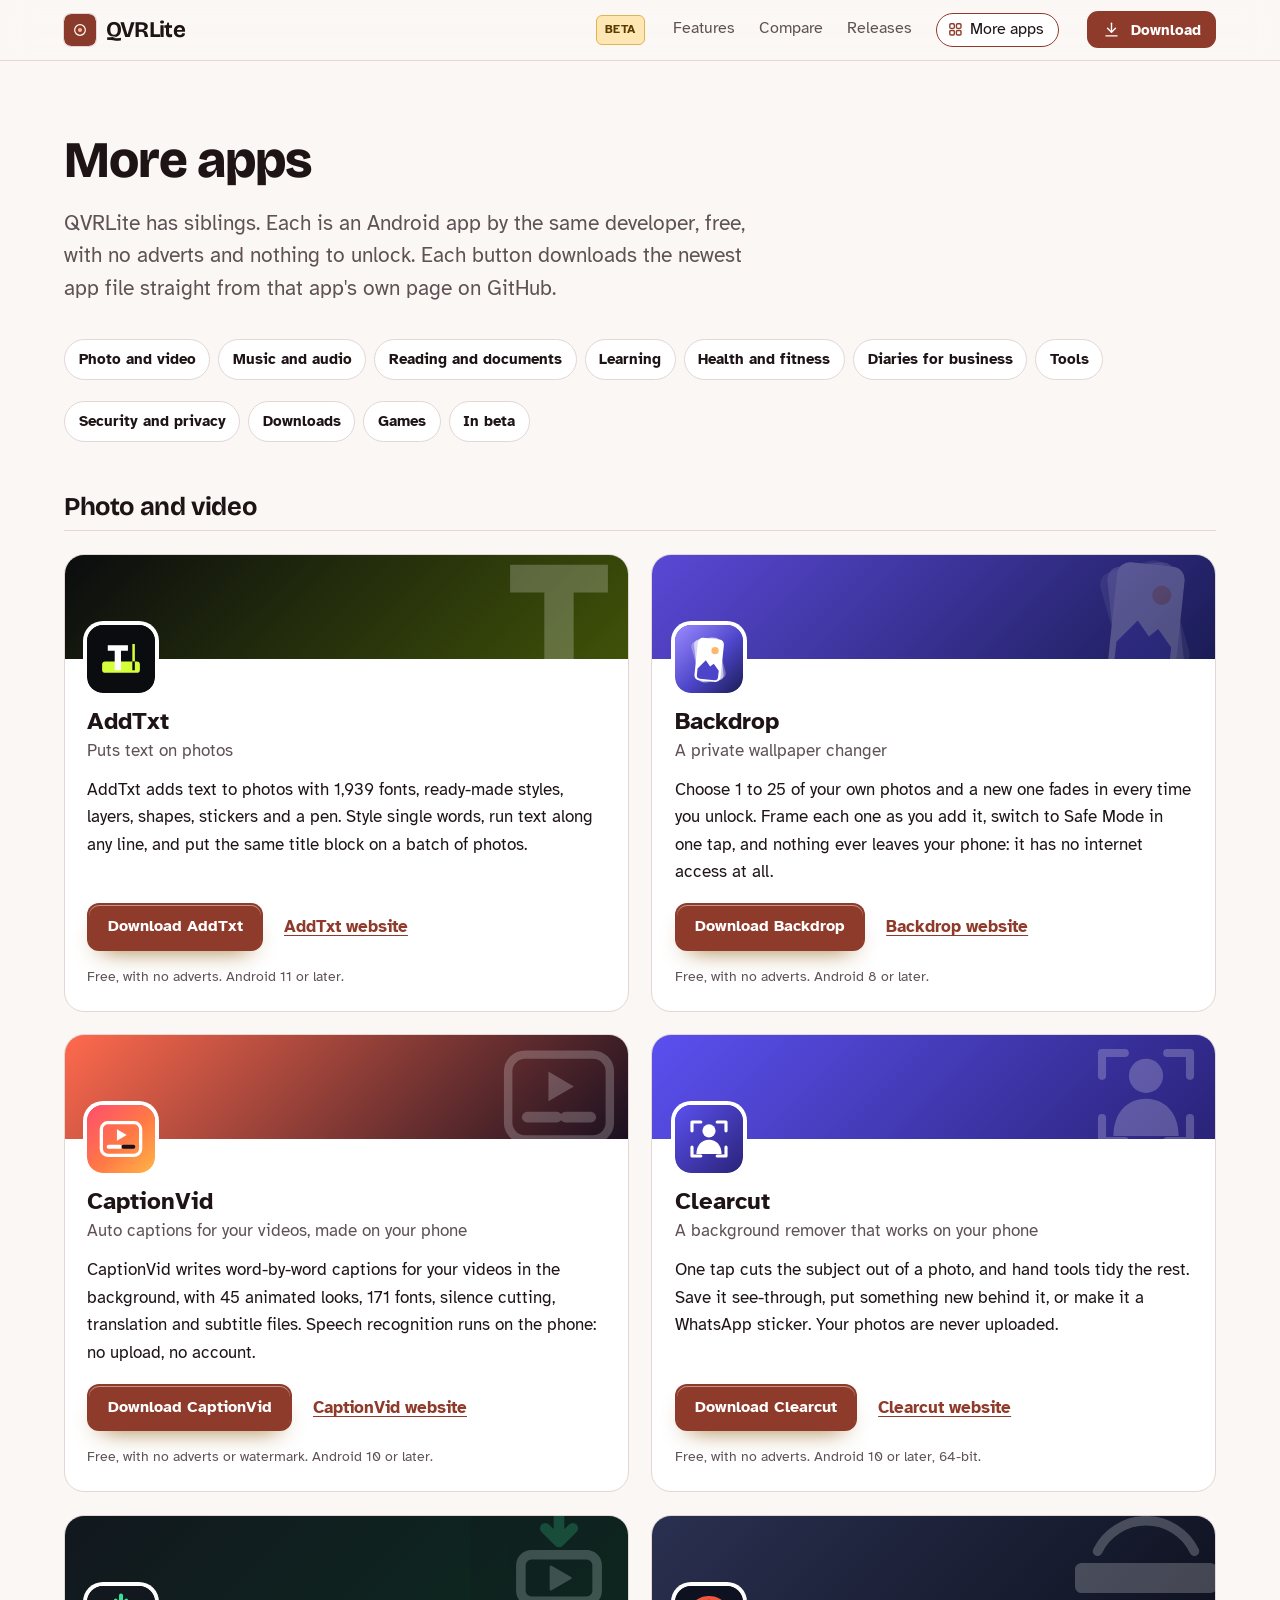
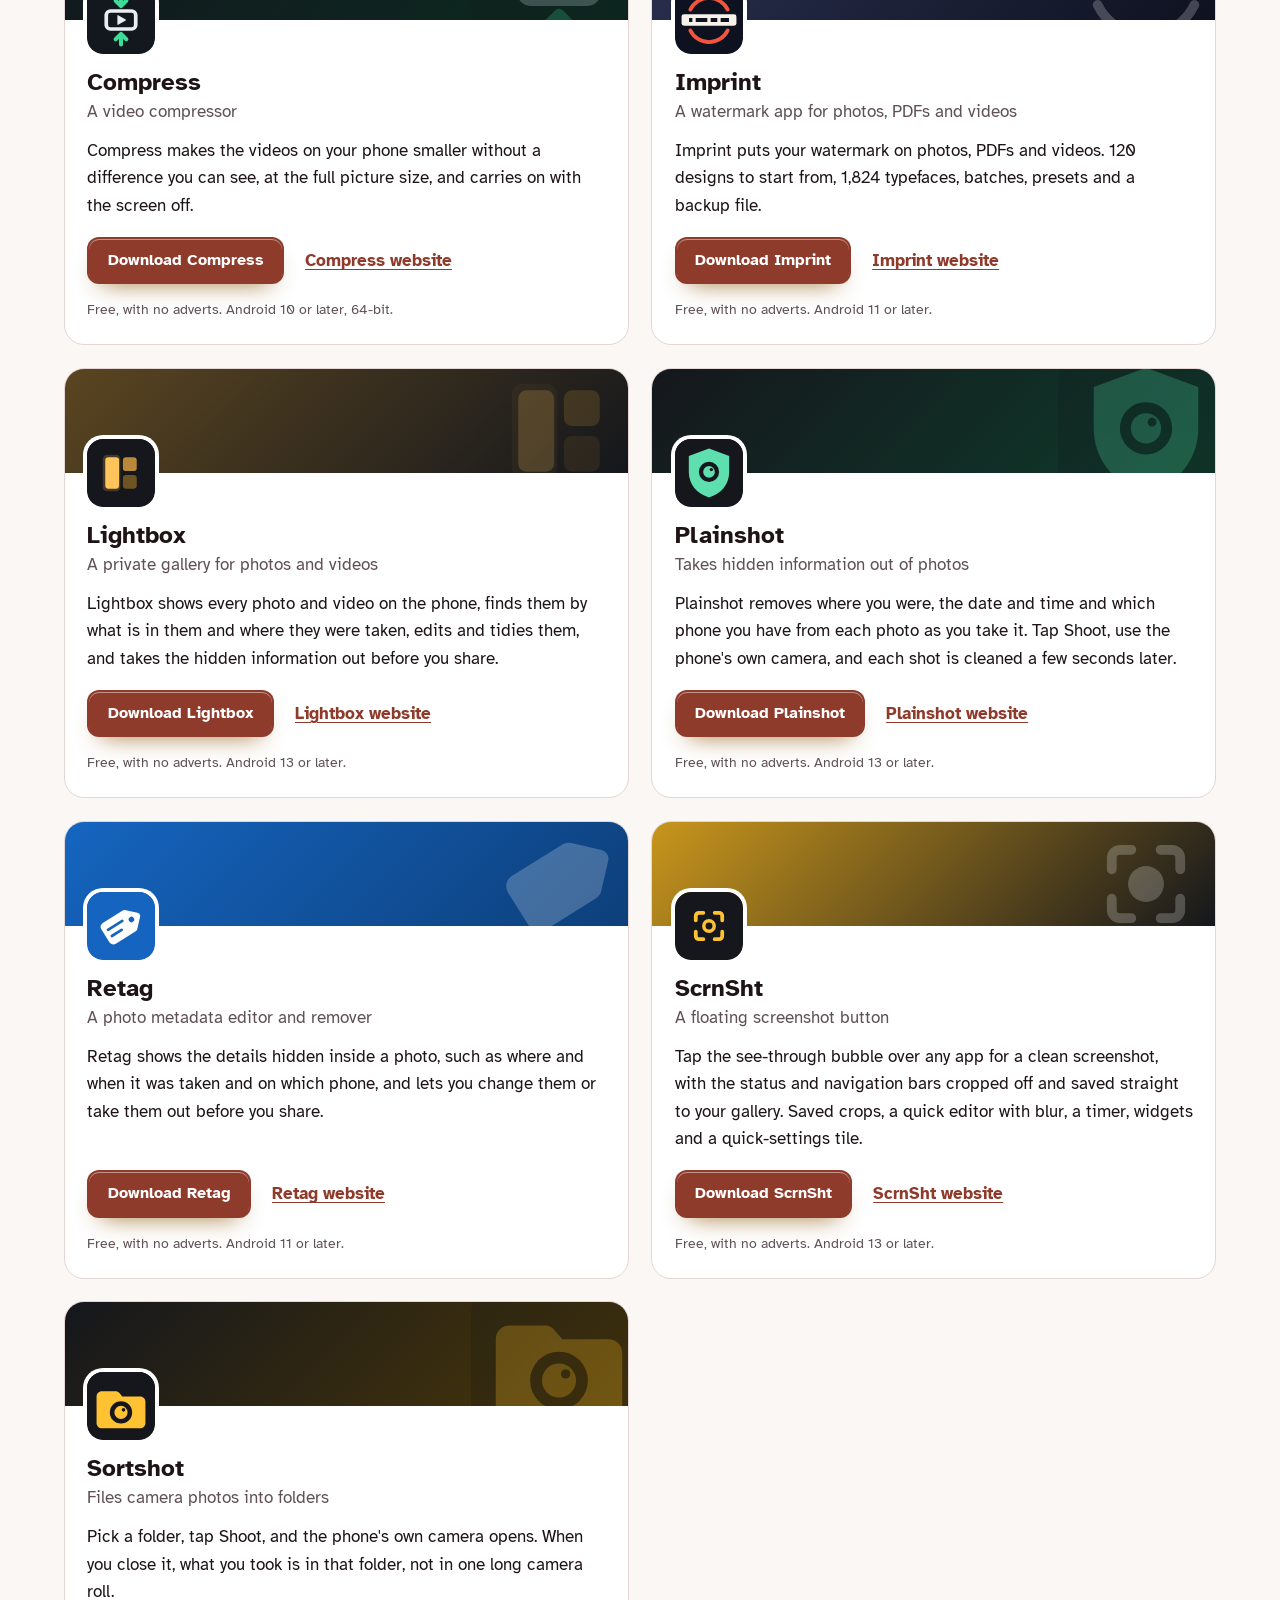
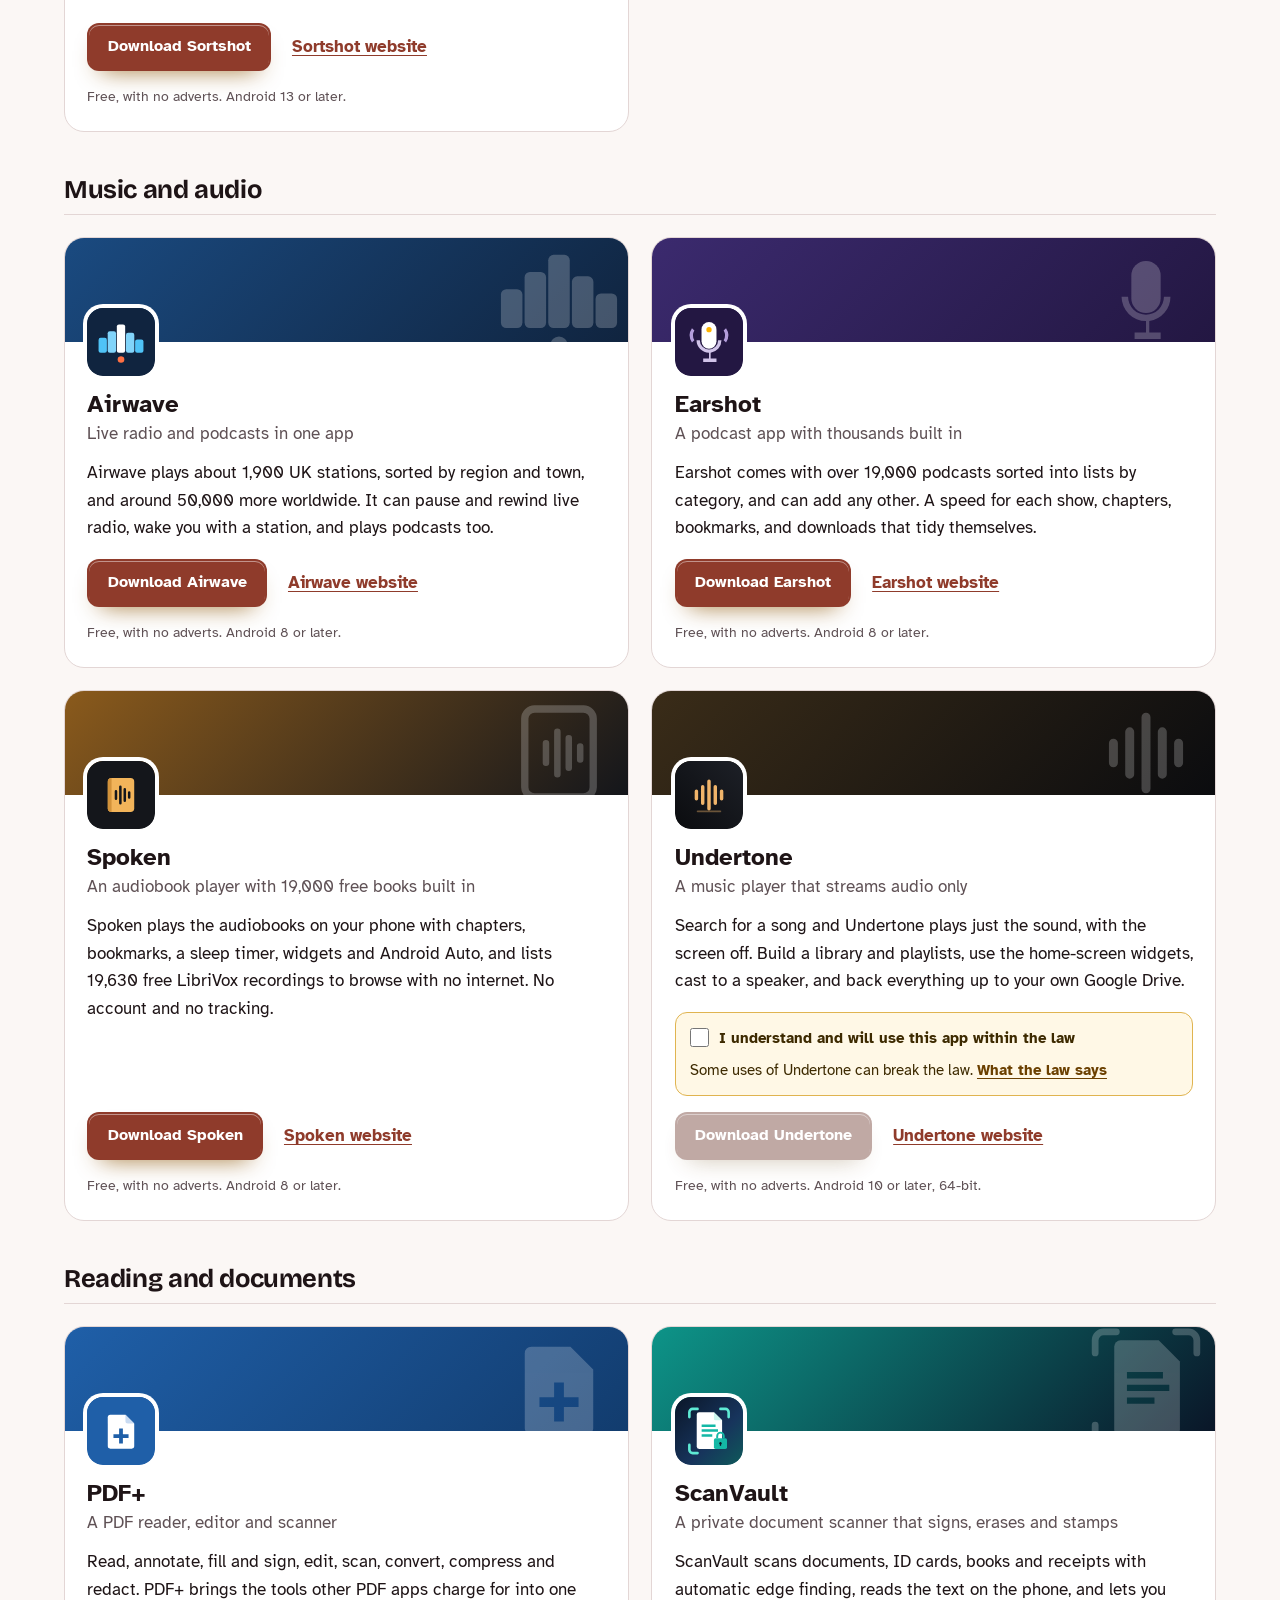
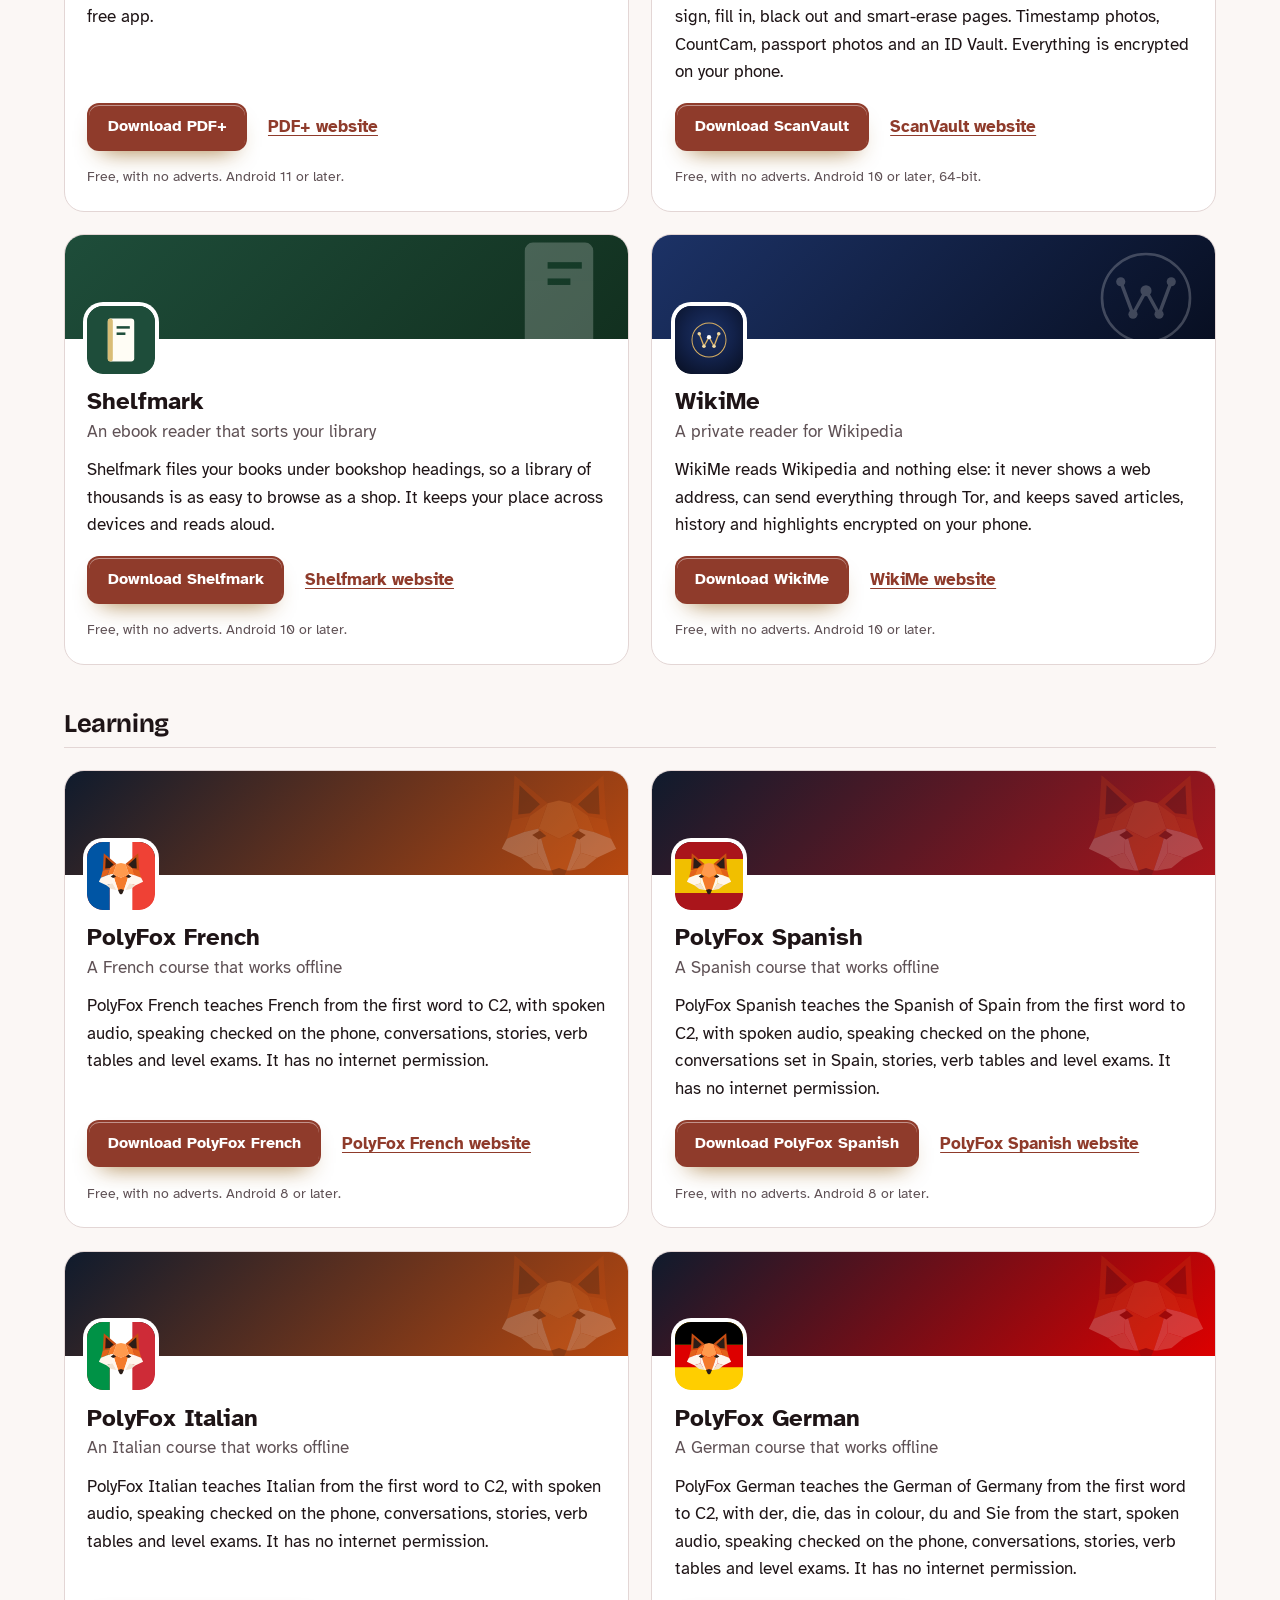
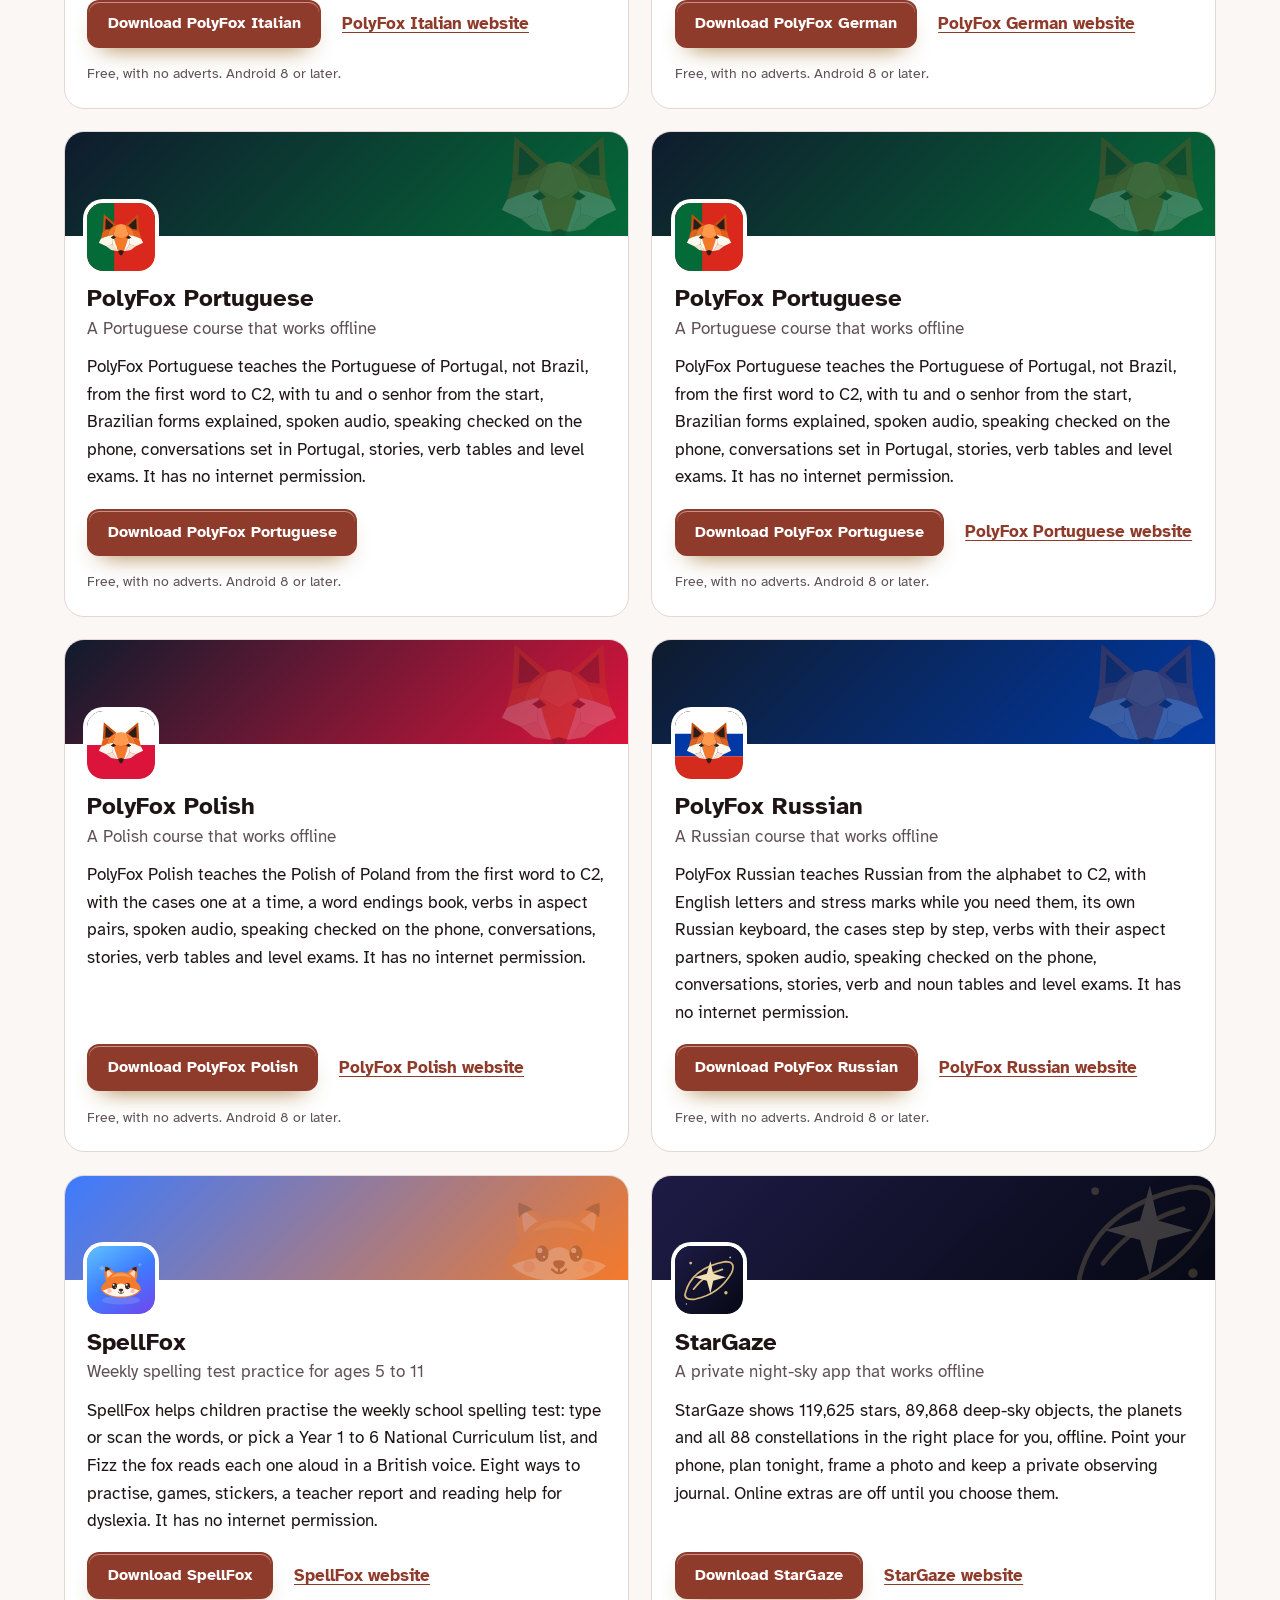
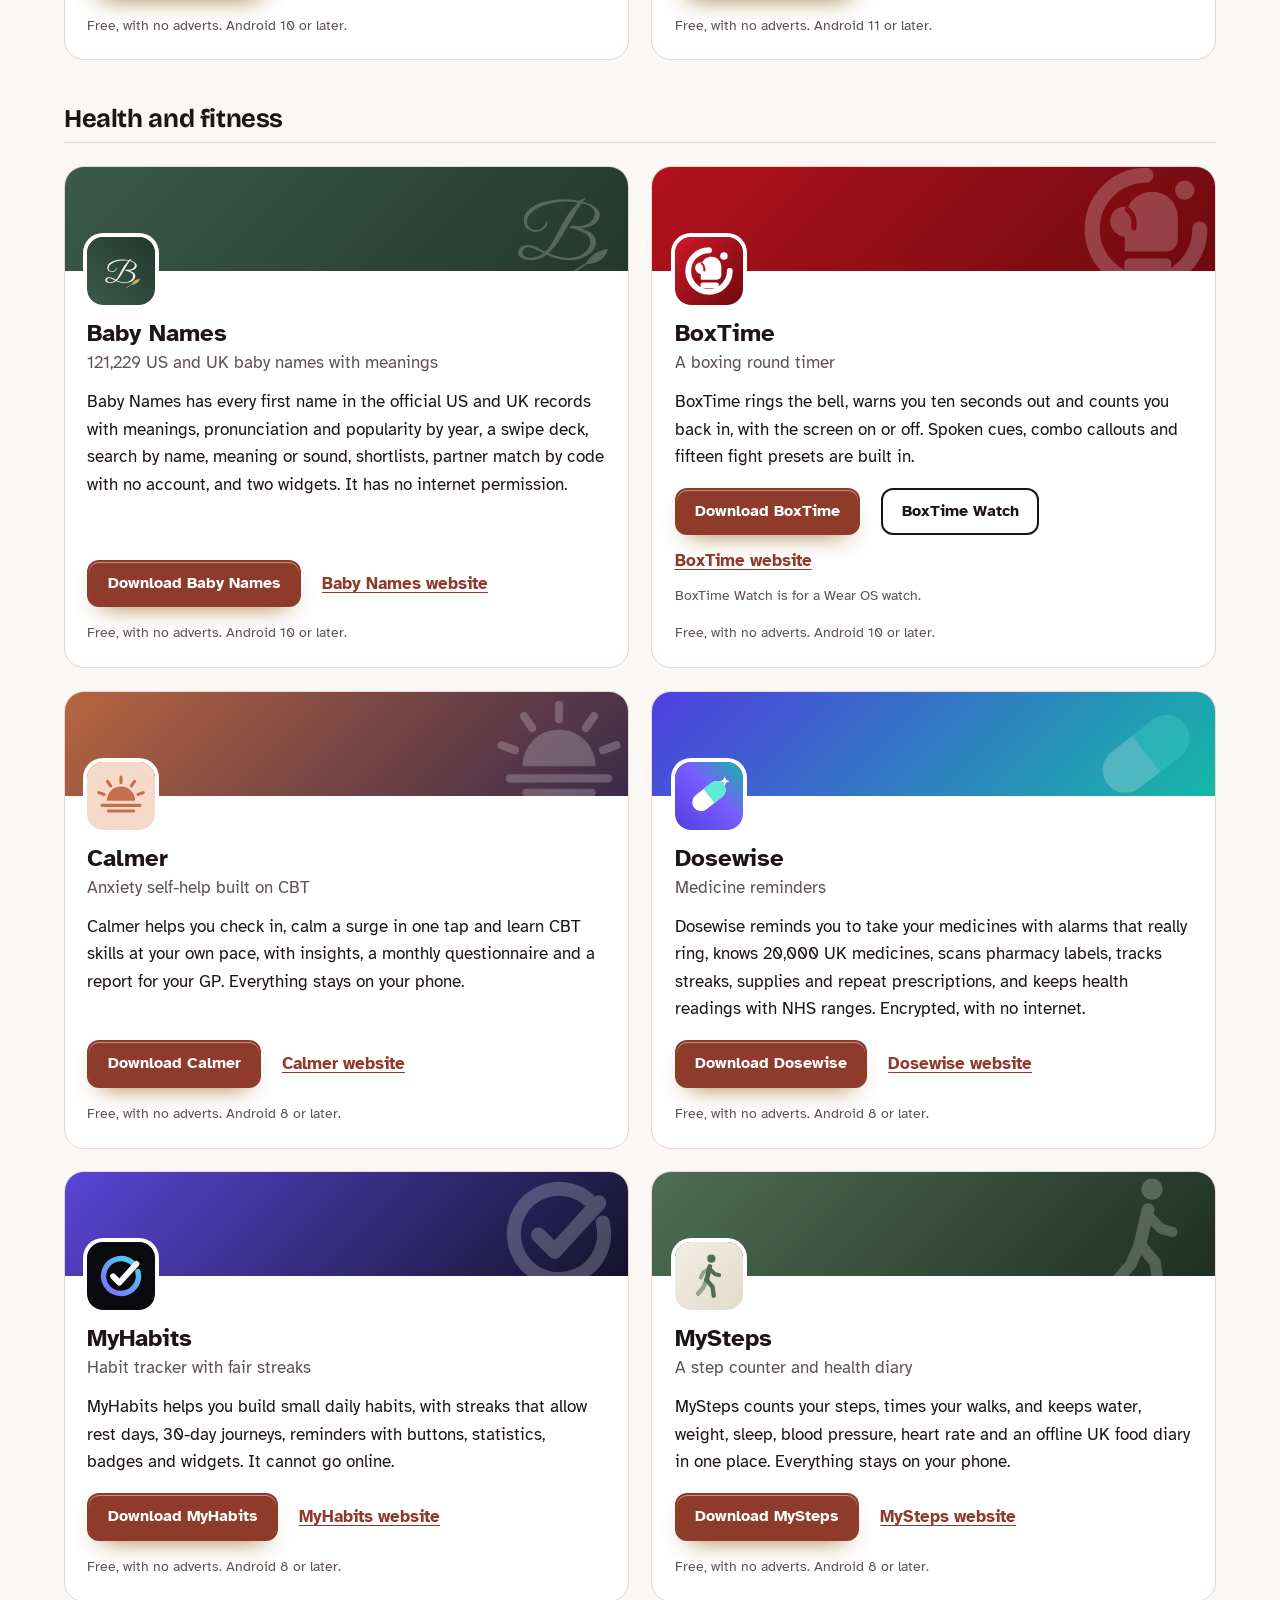
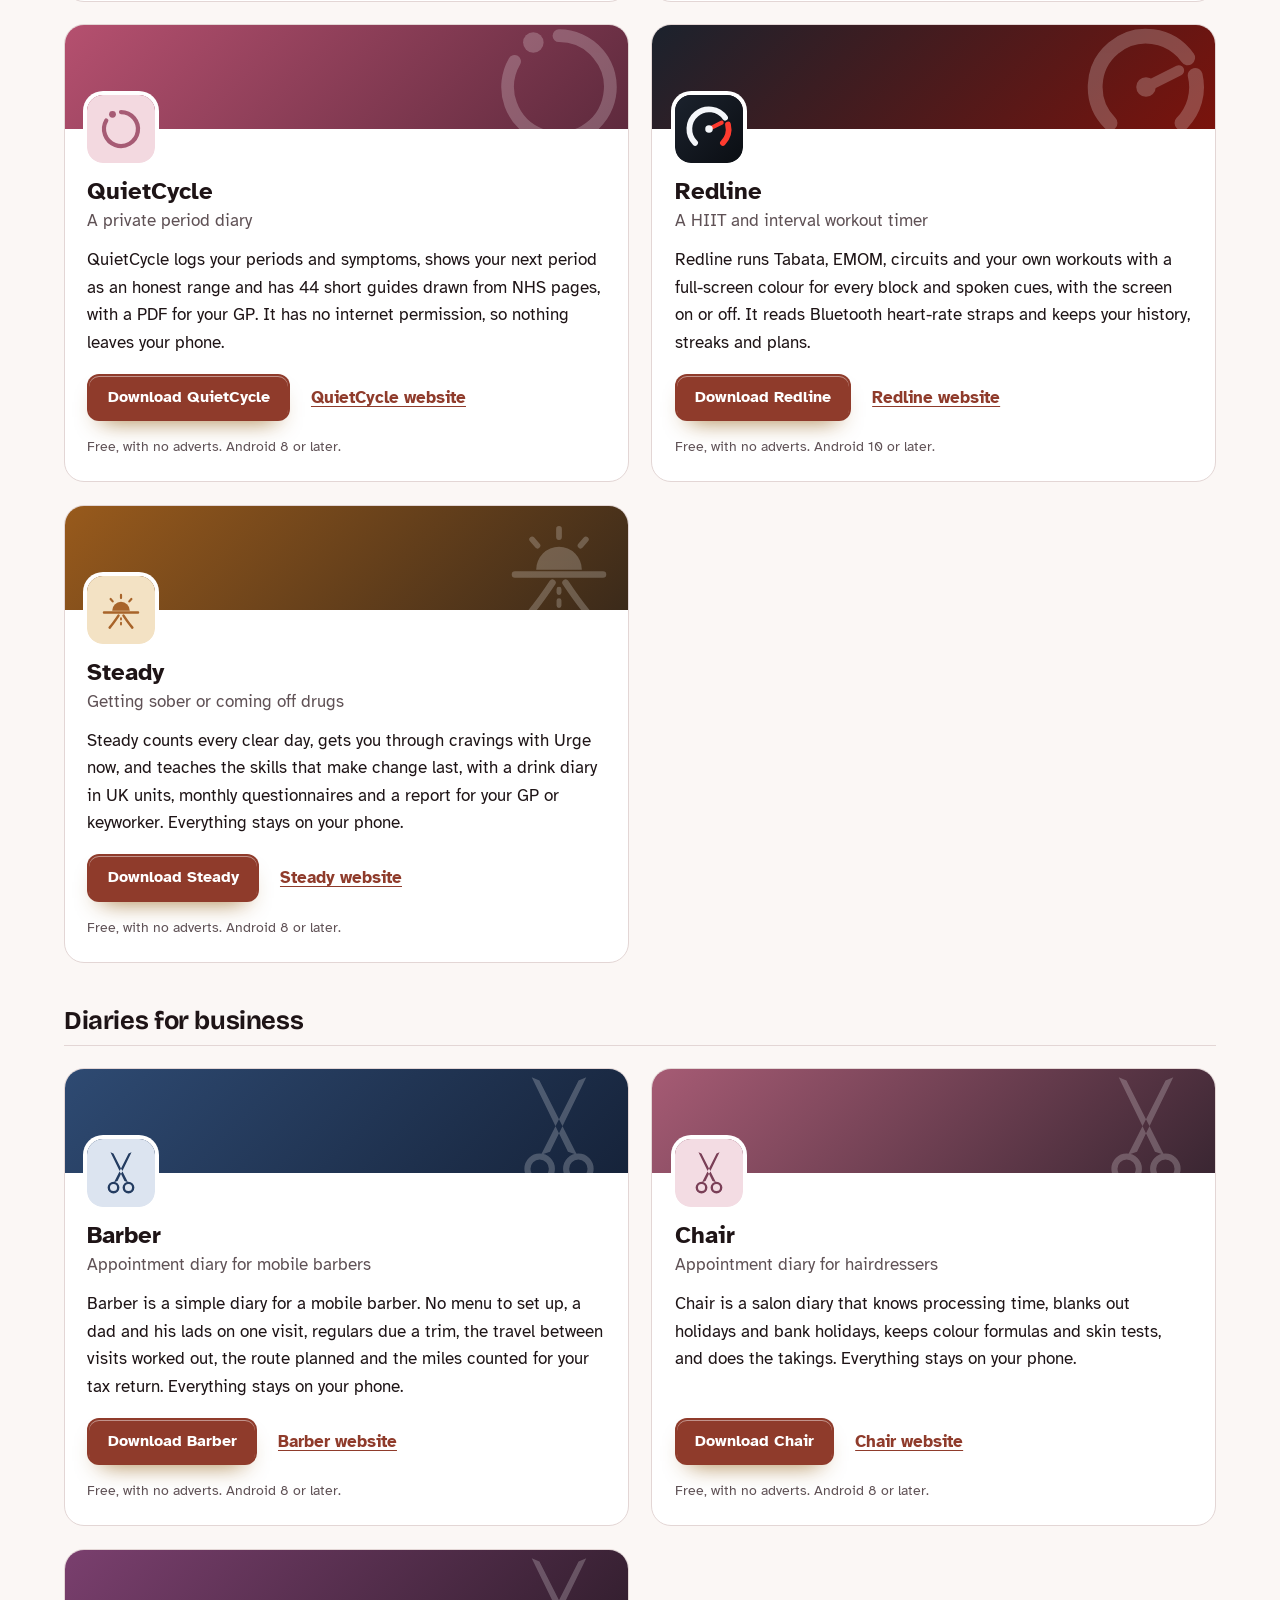
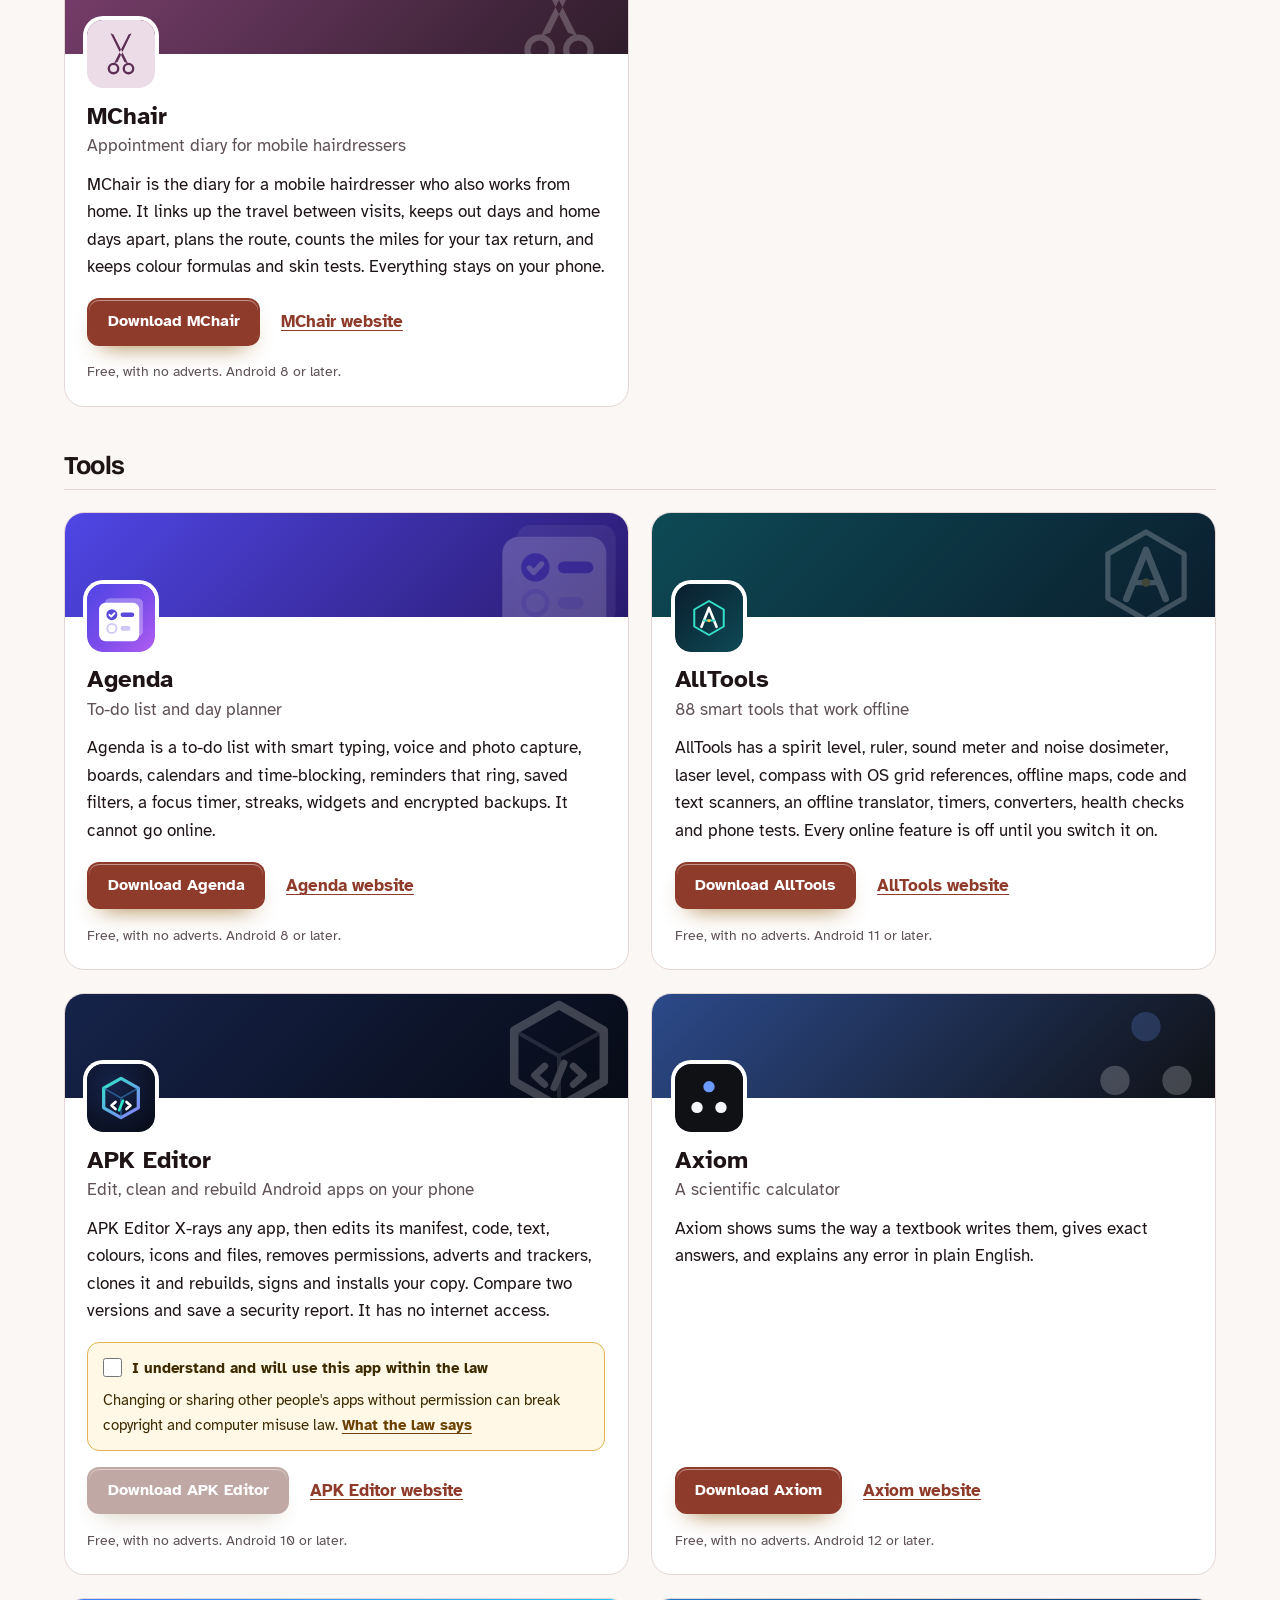
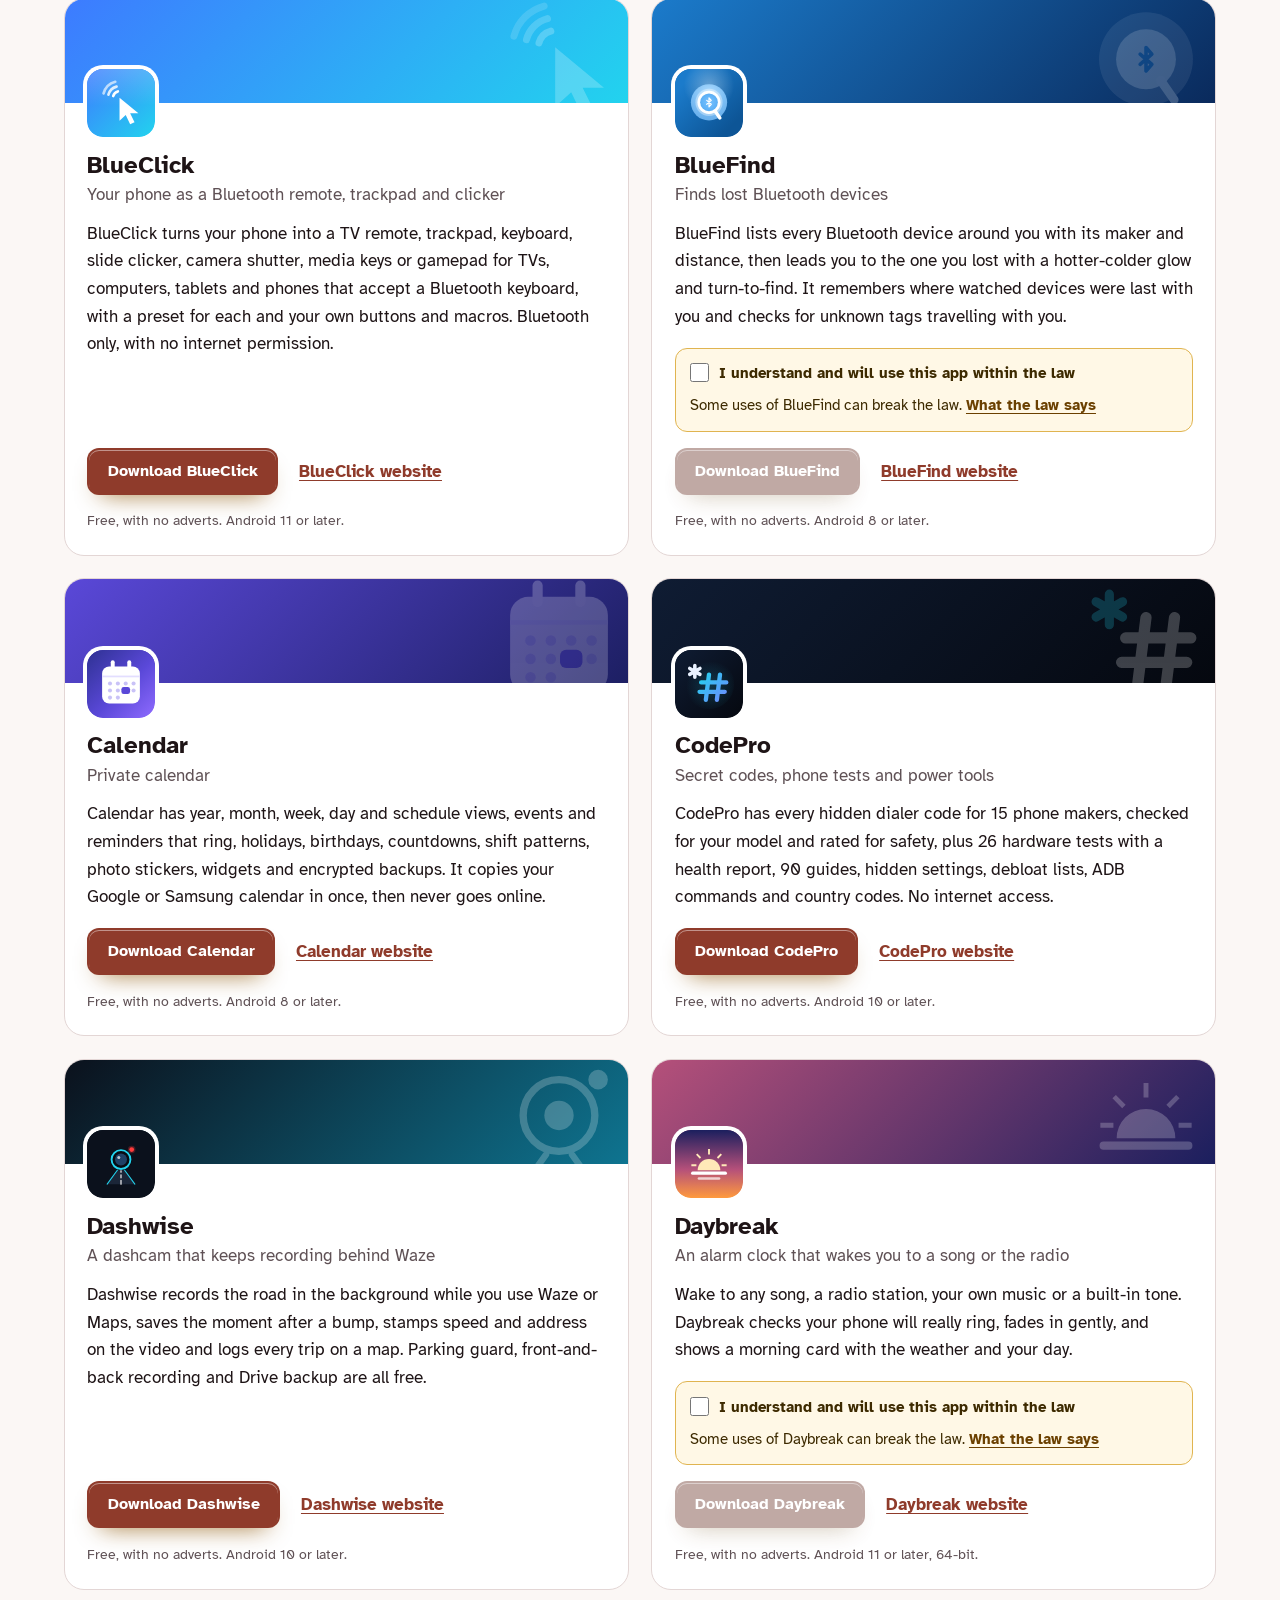
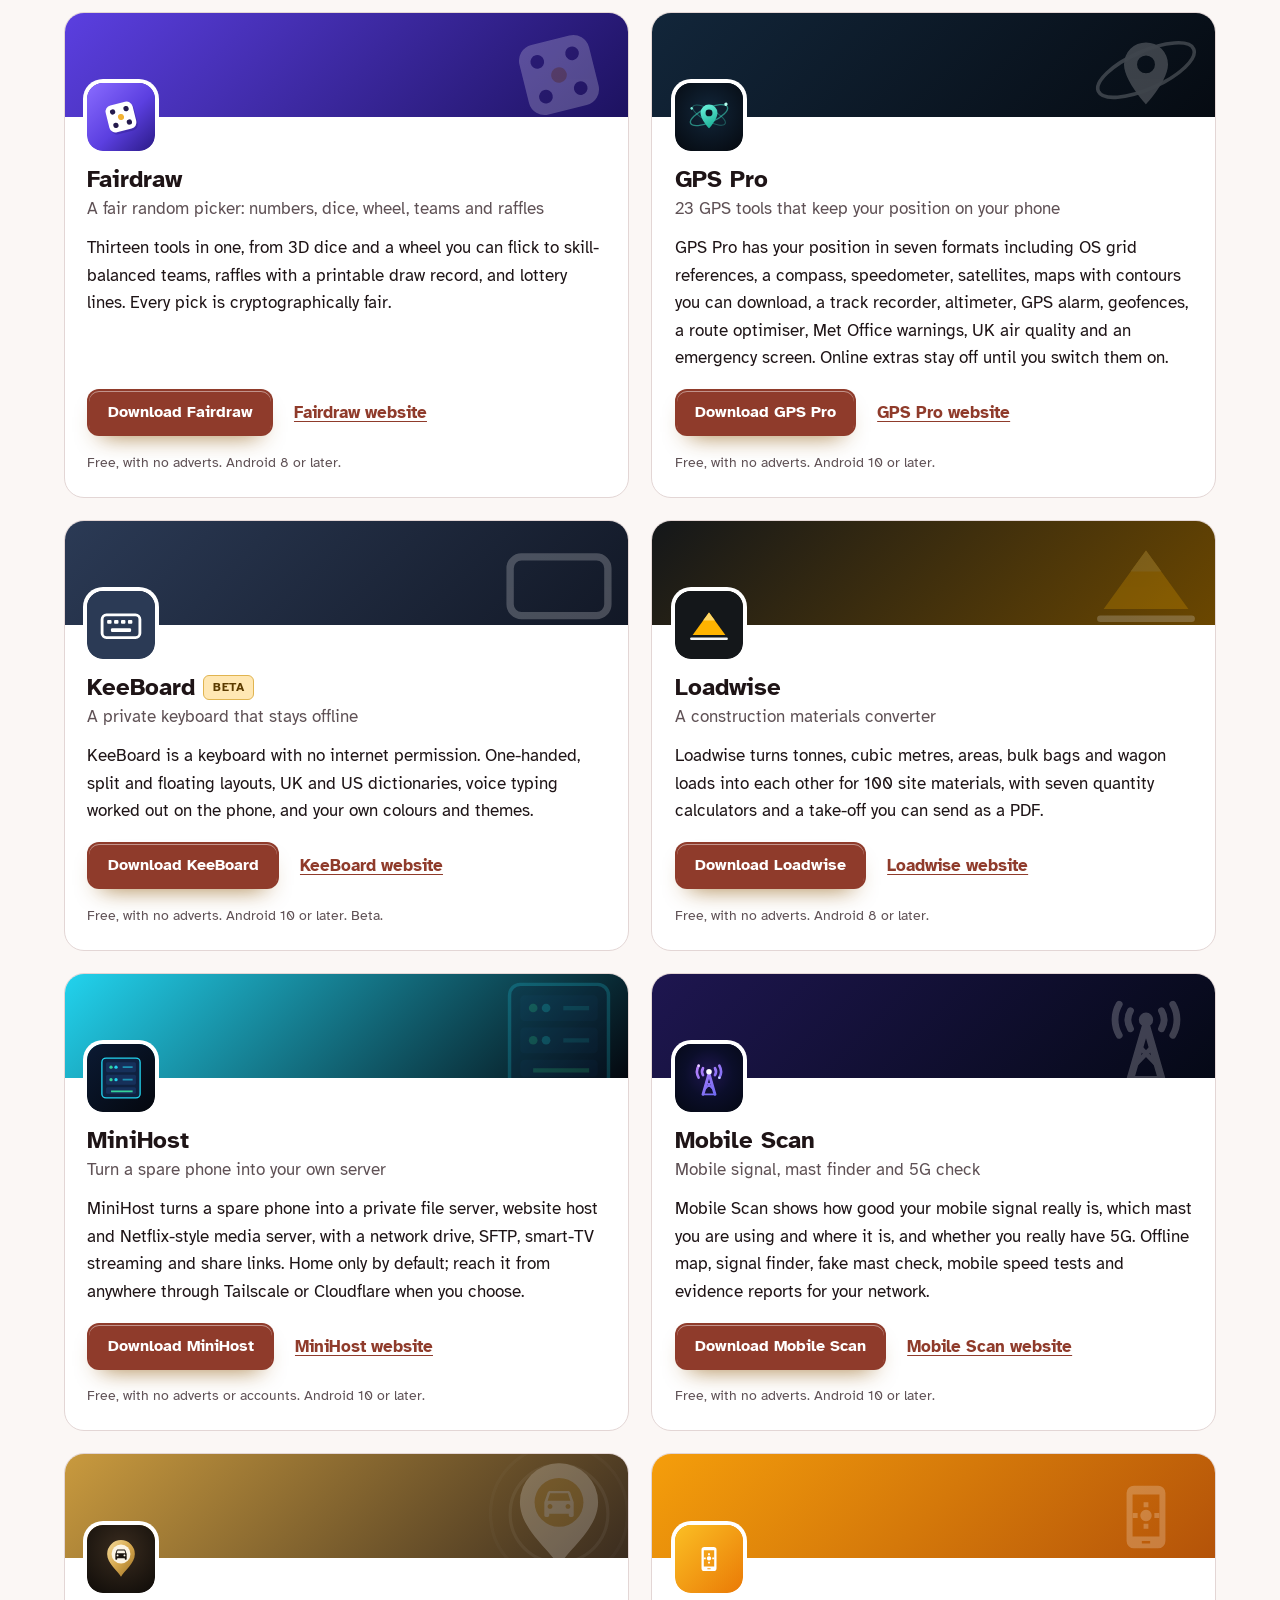
<file: more-apps.html>
<!DOCTYPE html>
<html lang="en-GB">
<head>
<meta charset="utf-8">
<meta name="viewport" content="width=device-width, initial-scale=1">
<title>More free Android apps from the maker of QVRLite</title>
<meta name="description" content="All 99 free Android apps from the maker of QVRLite, in one list by category, each with its download and a link to its website.">
<meta name="author" content="Jonathan Jackson">
<link rel="canonical" href="https://customgpter.github.io/qvrlite/more-apps.html">
<meta name="theme-color" content="#fbf7f5" media="(prefers-color-scheme: light)">
<meta name="theme-color" content="#120c0a" media="(prefers-color-scheme: dark)">
<meta property="og:type" content="website">
<meta property="og:site_name" content="QVRLite">
<meta property="og:title" content="More free Android apps from the maker of QVRLite">
<meta property="og:description" content="All 99 free Android apps from the maker of QVRLite, in one list by category, each with its download and a link to its website.">
<meta property="og:url" content="https://customgpter.github.io/qvrlite/more-apps.html">
<meta property="og:image" content="https://customgpter.github.io/qvrlite/assets/og.png">
<meta property="og:image:width" content="1200">
<meta property="og:image:height" content="630">
<meta property="og:image:alt" content="QVRLite&#x27;s main screen, ready to record with the back camera">
<meta property="og:locale" content="en_GB">
<meta name="twitter:card" content="summary_large_image">
<link rel="icon" href="./assets/favicon.svg" type="image/svg+xml">
<link rel="apple-touch-icon" href="./assets/apple-touch-icon.png">
<link rel="preload" href="./assets/fonts/bricolage-grotesque-latin.woff2" as="font" type="font/woff2" crossorigin>
<link rel="preload" href="./assets/fonts/atkinson-hyperlegible-latin-400-normal.woff2" as="font" type="font/woff2" crossorigin>
<link rel="stylesheet" href="./assets/site.css?v=1">
<link rel="stylesheet" href="./assets/house.css?v=1">
<script type="application/ld+json">{"@context":"https://schema.org","@type":"ItemList","name":"Apps from the maker of QVRLite","url":"https://customgpter.github.io/qvrlite/more-apps.html","itemListElement":[{"@type":"ListItem","position":1,"name":"AddTxt","url":"https://customgpter.github.io/addtxt/"},{"@type":"ListItem","position":2,"name":"Backdrop","url":"https://customgpter.github.io/backdrop/"},{"@type":"ListItem","position":3,"name":"CaptionVid","url":"https://customgpter.github.io/captionvid/"},{"@type":"ListItem","position":4,"name":"Clearcut","url":"https://customgpter.github.io/clearcut/"},{"@type":"ListItem","position":5,"name":"Compress","url":"https://customgpter.github.io/compress/"},{"@type":"ListItem","position":6,"name":"Imprint","url":"https://customgpter.github.io/imprint/"},{"@type":"ListItem","position":7,"name":"Lightbox","url":"https://customgpter.github.io/lightbox/"},{"@type":"ListItem","position":8,"name":"Plainshot","url":"https://customgpter.github.io/plainshot/"},{"@type":"ListItem","position":9,"name":"Retag","url":"https://customgpter.github.io/retag/"},{"@type":"ListItem","position":10,"name":"ScrnSht","url":"https://customgpter.github.io/scrnsht/"},{"@type":"ListItem","position":11,"name":"Sortshot","url":"https://customgpter.github.io/sortshot/"},{"@type":"ListItem","position":12,"name":"Airwave","url":"https://customgpter.github.io/airwave/"},{"@type":"ListItem","position":13,"name":"Earshot","url":"https://customgpter.github.io/earshot/"},{"@type":"ListItem","position":14,"name":"Spoken","url":"https://customgpter.github.io/spoken/"},{"@type":"ListItem","position":15,"name":"Undertone","url":"https://customgpter.github.io/undertone/"},{"@type":"ListItem","position":16,"name":"PDF+","url":"https://customgpter.github.io/pdfplus/"},{"@type":"ListItem","position":17,"name":"ScanVault","url":"https://customgpter.github.io/scanvault/"},{"@type":"ListItem","position":18,"name":"Shelfmark","url":"https://customgpter.github.io/shelfmark/"},{"@type":"ListItem","position":19,"name":"WikiMe","url":"https://customgpter.github.io/wikime/"},{"@type":"ListItem","position":20,"name":"PolyFox French","url":"https://customgpter.github.io/polyfox/"},{"@type":"ListItem","position":21,"name":"PolyFox German","url":"https://customgpter.github.io/polyfox-german/"},{"@type":"ListItem","position":22,"name":"PolyFox Portuguese","url":"https://customgpter.github.io/polyfox-portuguese/"},{"@type":"ListItem","position":23,"name":"PolyFox Polish","url":"https://customgpter.github.io/polyfox-polish/"},{"@type":"ListItem","position":24,"name":"PolyFox Russian","url":"https://customgpter.github.io/polyfox-russian/"},{"@type":"ListItem","position":25,"name":"SpellFox","url":"https://customgpter.github.io/spellfox/"},{"@type":"ListItem","position":26,"name":"StarGaze","url":"https://customgpter.github.io/stargaze/"},{"@type":"ListItem","position":27,"name":"Baby Names","url":"https://customgpter.github.io/babynames/"},{"@type":"ListItem","position":28,"name":"BoxTime","url":"https://customgpter.github.io/boxtime/"},{"@type":"ListItem","position":29,"name":"Calmer","url":"https://customgpter.github.io/calmer/"},{"@type":"ListItem","position":30,"name":"Dosewise","url":"https://customgpter.github.io/dosewise/"},{"@type":"ListItem","position":31,"name":"MyHabits","url":"https://customgpter.github.io/myhabits/"},{"@type":"ListItem","position":32,"name":"MySteps","url":"https://customgpter.github.io/mysteps/"},{"@type":"ListItem","position":33,"name":"QuietCycle","url":"https://customgpter.github.io/quietcycle/"},{"@type":"ListItem","position":34,"name":"Redline","url":"https://customgpter.github.io/redline/"},{"@type":"ListItem","position":35,"name":"Steady","url":"https://customgpter.github.io/steady/"},{"@type":"ListItem","position":36,"name":"Barber","url":"https://customgpter.github.io/barber/"},{"@type":"ListItem","position":37,"name":"Chair","url":"https://customgpter.github.io/chair/"},{"@type":"ListItem","position":38,"name":"MChair","url":"https://customgpter.github.io/mchair/"},{"@type":"ListItem","position":39,"name":"Agenda","url":"https://customgpter.github.io/agenda/"},{"@type":"ListItem","position":40,"name":"AllTools","url":"https://customgpter.github.io/alltools/"},{"@type":"ListItem","position":41,"name":"APK Editor","url":"https://customgpter.github.io/apkeditor/"},{"@type":"ListItem","position":42,"name":"Axiom","url":"https://customgpter.github.io/axiom/"},{"@type":"ListItem","position":43,"name":"BlueClick","url":"https://customgpter.github.io/blueclick/"},{"@type":"ListItem","position":44,"name":"BlueFind","url":"https://customgpter.github.io/bluefind/"},{"@type":"ListItem","position":45,"name":"Calendar","url":"https://customgpter.github.io/calendar/"},{"@type":"ListItem","position":46,"name":"CodePro","url":"https://customgpter.github.io/codepro/"},{"@type":"ListItem","position":47,"name":"Dashwise","url":"https://customgpter.github.io/dashwise/"},{"@type":"ListItem","position":48,"name":"Daybreak","url":"https://customgpter.github.io/daybreak/"},{"@type":"ListItem","position":49,"name":"Fairdraw","url":"https://customgpter.github.io/fairdraw/"},{"@type":"ListItem","position":50,"name":"GPS Pro","url":"https://customgpter.github.io/gpspro/"},{"@type":"ListItem","position":51,"name":"KeeBoard","url":"https://customgpter.github.io/keeboard/"},{"@type":"ListItem","position":52,"name":"Loadwise","url":"https://customgpter.github.io/loadwise/"},{"@type":"ListItem","position":53,"name":"MiniHost","url":"https://customgpter.github.io/minihost/"},{"@type":"ListItem","position":54,"name":"Mobile Scan","url":"https://customgpter.github.io/mobilescan/"},{"@type":"ListItem","position":55,"name":"Parkwise","url":"https://customgpter.github.io/parkwise/"},{"@type":"ListItem","position":56,"name":"Pocketmind","url":"https://customgpter.github.io/pocketmind/"},{"@type":"ListItem","position":57,"name":"Refine","url":"https://customgpter.github.io/refine/"},{"@type":"ListItem","position":58,"name":"Shiftwise","url":"https://customgpter.github.io/shiftwise/"},{"@type":"ListItem","position":59,"name":"SimpleCalc","url":"https://customgpter.github.io/simplecalc/"},{"@type":"ListItem","position":60,"name":"Skyline","url":"https://customgpter.github.io/skyline/"},{"@type":"ListItem","position":61,"name":"Slipway","url":"https://customgpter.github.io/slipway/"},{"@type":"ListItem","position":62,"name":"Tagger","url":"https://customgpter.github.io/tagger/"},{"@type":"ListItem","position":63,"name":"TotalClean","url":"https://customgpter.github.io/totalclean/"},{"@type":"ListItem","position":64,"name":"TVLink","url":"https://customgpter.github.io/tvlink/"},{"@type":"ListItem","position":65,"name":"Unbox","url":"https://customgpter.github.io/unbox/"},{"@type":"ListItem","position":66,"name":"WhatsKeep","url":"https://customgpter.github.io/whatskeep/"},{"@type":"ListItem","position":67,"name":"WiFi Scan","url":"https://customgpter.github.io/wifiscan/"},{"@type":"ListItem","position":68,"name":"Auditly","url":"https://customgpter.github.io/auditly/"},{"@type":"ListItem","position":69,"name":"Backchannel","url":"https://customgpter.github.io/backchannel/"},{"@type":"ListItem","position":70,"name":"ENotes","url":"https://customgpter.github.io/enotes/"},{"@type":"ListItem","position":71,"name":"FindMe","url":"https://customgpter.github.io/findme/"},{"@type":"ListItem","position":72,"name":"iLock","url":"https://customgpter.github.io/ilock/"},{"@type":"ListItem","position":73,"name":"ImSafe","url":"https://customgpter.github.io/imsafe/"},{"@type":"ListItem","position":74,"name":"IShred","url":"https://customgpter.github.io/ishred/"},{"@type":"ListItem","position":75,"name":"LockBox","url":"https://customgpter.github.io/lockbox/"},{"@type":"ListItem","position":76,"name":"PassVault","url":"https://customgpter.github.io/passvault/"},{"@type":"ListItem","position":77,"name":"SpyFind","url":"https://customgpter.github.io/spyfind/"},{"@type":"ListItem","position":78,"name":"TextWipe","url":"https://customgpter.github.io/textwipe/"},{"@type":"ListItem","position":79,"name":"Tracewire","url":"https://customgpter.github.io/tracewire/"},{"@type":"ListItem","position":80,"name":"Vigil","url":"https://customgpter.github.io/vigil/"},{"@type":"ListItem","position":81,"name":"Grab","url":"https://customgpter.github.io/grab/"},{"@type":"ListItem","position":82,"name":"Swarm","url":"https://customgpter.github.io/swarm/"},{"@type":"ListItem","position":83,"name":"Plane Games","url":"https://customgpter.github.io/plane-games/"},{"@type":"ListItem","position":84,"name":"Ninefold","url":"https://customgpter.github.io/ninefold/"},{"@type":"ListItem","position":85,"name":"Cubewise","url":"https://customgpter.github.io/cubewise/"},{"@type":"ListItem","position":86,"name":"Tilewise","url":"https://customgpter.github.io/tilewise/"},{"@type":"ListItem","position":87,"name":"Letterwise","url":"https://customgpter.github.io/letterwise/"},{"@type":"ListItem","position":88,"name":"Kingside","url":"https://customgpter.github.io/kingside/"},{"@type":"ListItem","position":89,"name":"Deckhand","url":"https://customgpter.github.io/deckhand/"},{"@type":"ListItem","position":90,"name":"SNESForge","url":"https://customgpter.github.io/snesforge/"},{"@type":"ListItem","position":91,"name":"Fame Boy","url":"https://customgpter.github.io/fameboy/"},{"@type":"ListItem","position":92,"name":"PSPPro","url":"https://customgpter.github.io/psppro/"},{"@type":"ListItem","position":93,"name":"MegaGen","url":"https://customgpter.github.io/megagen/"},{"@type":"ListItem","position":94,"name":"QVR","url":"https://customgpter.github.io/qvr/"},{"@type":"ListItem","position":95,"name":"QVR Watch","url":"https://customgpter.github.io/qvr-watch/"},{"@type":"ListItem","position":96,"name":"QVRLite","url":"https://customgpter.github.io/qvrlite/"},{"@type":"ListItem","position":97,"name":"Onionz","url":"https://customgpter.github.io/onionz/"},{"@type":"ListItem","position":98,"name":"OnionzWeb","url":"https://customgpter.github.io/onionzweb/"}]}</script>
<link rel="stylesheet" href="./assets/apps-list.css?v=1">
<script src="./assets/apps-list.js?v=1" defer></script>
</head>
<body>
<a class="skip" href="#main">Skip to content</a>
<header class="masthead">
<div class="wrap">
<a class="brand" href="./" aria-label="QVRLite home"><svg viewBox="0 0 108 108" aria-hidden="true"><rect width="108" height="108" rx="24" fill="#8a3a2b"/><circle cx="54" cy="54" r="18" fill="none" stroke="#fff" stroke-width="4"/><circle cx="54" cy="54" r="7" fill="#ffb199"/></svg><span>QVRLite</span></a><span class="beta-tag">Beta</span>
<nav aria-label="Main"><ul><li><a href="./#features">Features</a></li><li><a href="./compare.html">Compare</a></li><li><a href="./releases.html">Releases</a></li><li><a class="more-apps" href="./more-apps.html" aria-current="page"><svg class="ico" viewBox="0 0 24 24" aria-hidden="true"><rect x="4" y="4" width="6.5" height="6.5" rx="1.6"/><rect x="13.5" y="4" width="6.5" height="6.5" rx="1.6"/><rect x="4" y="13.5" width="6.5" height="6.5" rx="1.6"/><rect x="13.5" y="13.5" width="6.5" height="6.5" rx="1.6"/></svg>More apps</a></li></ul></nav>
<a class="button small" href="./#download"><svg class="ico" viewBox="0 0 24 24" aria-hidden="true"><path d="M12 4v11"/><path d="M7 10.5l5 5 5-5"/><path d="M5 20h14"/></svg>Download</a>
</div>
</header>
<main id="main" class="doc">
<div class="wrap">
<div class="measure">
<h1>More apps</h1>
<p class="lede">QVRLite has siblings. Each is an Android app by the same developer, free, with no adverts and nothing to unlock. Each button downloads the newest app file straight from that app's own page on GitHub.</p>
</div>
<!-- apps:start -->
<nav class="mapps-jump" aria-label="App groups"><ul><li><a href="#apps-photo">Photo and video</a></li><li><a href="#apps-audio">Music and audio</a></li><li><a href="#apps-reading">Reading and documents</a></li><li><a href="#apps-learning">Learning</a></li><li><a href="#apps-health">Health and fitness</a></li><li><a href="#apps-diaries">Diaries for business</a></li><li><a href="#apps-tools">Tools</a></li><li><a href="#apps-security">Security and privacy</a></li><li><a href="#apps-downloads">Downloads</a></li><li><a href="#apps-games">Games</a></li><li><a href="#apps-testing">In beta</a></li></ul></nav>
<div class="mapps-group" role="group" aria-labelledby="apps-photo"><h2 class="mapps-cat" id="apps-photo">Photo and video</h2>
<ul class="mapps"><li class="mapp" style="--b:#0b0c0f;--b2:#3f5208"><div class="mapp-cover" aria-hidden="true"><svg viewBox="0 0 108 108"><path fill="#fff" d="M24 22h60v17H63v49H45V39H24z"/></svg></div><div class="mapp-body"><svg class="mapp-icon" viewBox="0 0 108 108" aria-hidden="true"><rect width="108" height="108" rx="24" fill="#0b0c0f"/><path fill="#d4ff3a" d="M29 58h50a5 5 0 0 1 5 5v8a5 5 0 0 1-5 5H29a5 5 0 0 1-5-5v-8a5 5 0 0 1 5-5z"/><path fill="#fff" d="M33 32h32v9H54v31H44V41H33z"/><path fill="#d4ff3a" d="M72 30h4v28h-4z"/><path fill="#0b0c0f" d="M72 58h4v14h-4z"/></svg><h3>AddTxt</h3><p class="mapp-kind">Puts text on photos</p><p class="mapp-say">AddTxt adds text to photos with 1,939 fonts, ready-made styles, layers, shapes, stickers and a pen. Style single words, run text along any line, and put the same title block on a batch of photos.</p><p class="mapp-go"><a class="button" href="https://github.com/CustomGPTer/addtxt/releases/latest/download/AddTxt.apk">Download AddTxt</a><a class="mapp-site" href="https://customgpter.github.io/addtxt/">AddTxt website</a></p><p class="mapp-needs">Free, with no adverts. Android 11 or later.</p></div></li>
<li class="mapp" style="--b:#5a48d6;--b2:#1a1c55"><div class="mapp-cover" aria-hidden="true"><svg viewBox="0 0 108 108"><g transform="translate(54 58) scale(1.3) translate(-54 -58)"><rect x="38" y="30" width="32" height="52" rx="6" fill="#fff" fill-opacity=".3" transform="rotate(-16 54 58)"/><rect x="38" y="30" width="32" height="52" rx="6" fill="#fff" fill-opacity=".6" transform="rotate(-6 54 58)"/><g transform="rotate(6 54 58)"><rect x="38" y="30" width="32" height="52" rx="6" fill="#fff"/><path d="M41 68l9-11 6 7 4-4 7 8v8a4 4 0 0 1-4 4H45a4 4 0 0 1-4-4z" fill="#4d45c9"/><circle cx="60" cy="44" r="4.5" fill="#FFB86B"/></g></g></svg></div><div class="mapp-body"><svg class="mapp-icon" viewBox="0 0 108 108" aria-hidden="true"><defs><linearGradient id="i-backdrop-mapp-cc" x1="0" y1="0" x2="1" y2="1"><stop offset="0" stop-color="#9c8bff"/><stop offset=".55" stop-color="#4d45c9"/><stop offset="1" stop-color="#1a1c55"/></linearGradient></defs><rect width="108" height="108" rx="24" fill="url(#i-backdrop-mapp-cc)"/><g transform="translate(54 58) scale(1.3) translate(-54 -58)"><rect x="38" y="30" width="32" height="52" rx="6" fill="#fff" fill-opacity=".3" transform="rotate(-16 54 58)"/><rect x="38" y="30" width="32" height="52" rx="6" fill="#fff" fill-opacity=".6" transform="rotate(-6 54 58)"/><g transform="rotate(6 54 58)"><rect x="38" y="30" width="32" height="52" rx="6" fill="#fff"/><path d="M41 68l9-11 6 7 4-4 7 8v8a4 4 0 0 1-4 4H45a4 4 0 0 1-4-4z" fill="#4d45c9"/><circle cx="60" cy="44" r="4.5" fill="#FFB86B"/></g></g></svg><h3>Backdrop</h3><p class="mapp-kind">A private wallpaper changer</p><p class="mapp-say">Choose 1 to 25 of your own photos and a new one fades in every time you unlock. Frame each one as you add it, switch to Safe Mode in one tap, and nothing ever leaves your phone: it has no internet access at all.</p><p class="mapp-go"><a class="button" href="https://github.com/CustomGPTer/backdrop/releases/latest/download/Backdrop.apk">Download Backdrop</a><a class="mapp-site" href="https://customgpter.github.io/backdrop/">Backdrop website</a></p><p class="mapp-needs">Free, with no adverts. Android 8 or later.</p></div></li>
<li class="mapp" style="--b:#ff6a4d;--b2:#1a1020"><div class="mapp-cover" aria-hidden="true"><svg viewBox="0 0 108 108"><g transform="translate(54 54) scale(1.3) translate(-54 -54)"><path d="M38,34 h32 a8,8 0 0 1 8,8 v24 a8,8 0 0 1 -8,8 h-32 a8,8 0 0 1 -8,-8 v-24 a8,8 0 0 1 8,-8 z" fill="none" stroke="#fff" stroke-width="4"/><path d="M49,42 L61,49 L49,56 Z" fill="#fff"/><path d="M39,61 h14 a2.5,2.5 0 0 1 0,5 h-14 a2.5,2.5 0 0 1 0,-5 z" fill="#fff"/><path d="M57,61 h12 a2.5,2.5 0 0 1 0,5 h-12 a2.5,2.5 0 0 1 0,-5 z" fill="#ffffff"/></g></svg></div><div class="mapp-body"><svg class="mapp-icon" viewBox="0 0 108 108" aria-hidden="true"><defs><linearGradient id="i-captionvid-cvbg" x1="0" y1="0" x2="1" y2="1"><stop offset="0" stop-color="#ff4d6d"/><stop offset=".55" stop-color="#ff7a45"/><stop offset="1" stop-color="#ffb547"/></linearGradient></defs><rect width="108" height="108" rx="24" fill="url(#i-captionvid-cvbg)"/><g transform="translate(54 54) scale(1.3) translate(-54 -54)"><path d="M38,34 h32 a8,8 0 0 1 8,8 v24 a8,8 0 0 1 -8,8 h-32 a8,8 0 0 1 -8,-8 v-24 a8,8 0 0 1 8,-8 z" fill="none" stroke="#fff" stroke-width="4"/><path d="M49,42 L61,49 L49,56 Z" fill="#fff"/><path d="M39,61 h14 a2.5,2.5 0 0 1 0,5 h-14 a2.5,2.5 0 0 1 0,-5 z" fill="#fff"/><path d="M57,61 h12 a2.5,2.5 0 0 1 0,5 h-12 a2.5,2.5 0 0 1 0,-5 z" fill="#1a1020"/></g></svg><h3>CaptionVid</h3><p class="mapp-kind">Auto captions for your videos, made on your phone</p><p class="mapp-say">CaptionVid writes word-by-word captions for your videos in the background, with 45 animated looks, 171 fonts, silence cutting, translation and subtitle files. Speech recognition runs on the phone: no upload, no account.</p><p class="mapp-go"><a class="button" href="https://github.com/CustomGPTer/captionvid/releases/latest/download/CaptionVid.apk">Download CaptionVid</a><a class="mapp-site" href="https://customgpter.github.io/captionvid/">CaptionVid website</a></p><p class="mapp-needs">Free, with no adverts or watermark. Android 10 or later.</p></div></li><li class="mapp" style="--b:#5b50f0;--b2:#2a2378"><div class="mapp-cover" aria-hidden="true"><svg viewBox="0 0 108 108"><circle cx="54" cy="41" r="10.5" fill="#fff"/><path d="M34 78c0-14.5 8.5-23 20-23s20 8.5 20 23z" fill="#fff"/><path d="M27 41V27h14M67 27h14v14M27 67v14h14M67 81h14V67" fill="none" stroke="#fff" stroke-width="5" stroke-linecap="round" stroke-linejoin="round"/></svg></div><div class="mapp-body"><svg class="mapp-icon" viewBox="0 0 108 108" aria-hidden="true"><defs><linearGradient id="i-clearcut-mapp-cc" x1="0" y1="0" x2="1" y2="1"><stop offset="0" stop-color="#5b50f0"/><stop offset="1" stop-color="#2a2378"/></linearGradient></defs><rect width="108" height="108" rx="24" fill="url(#i-clearcut-mapp-cc)"/><circle cx="54" cy="41" r="10.5" fill="#fff"/><path d="M34 78c0-14.5 8.5-23 20-23s20 8.5 20 23z" fill="#fff"/><path d="M27 41V27h14M67 27h14v14M27 67v14h14M67 81h14V67" fill="none" stroke="#fff" stroke-width="5" stroke-linecap="round" stroke-linejoin="round"/></svg><h3>Clearcut</h3><p class="mapp-kind">A background remover that works on your phone</p><p class="mapp-say">One tap cuts the subject out of a photo, and hand tools tidy the rest. Save it see-through, put something new behind it, or make it a WhatsApp sticker. Your photos are never uploaded.</p><p class="mapp-go"><a class="button" href="https://github.com/CustomGPTer/clearcut/releases/latest/download/Clearcut.apk">Download Clearcut</a><a class="mapp-site" href="https://customgpter.github.io/clearcut/">Clearcut website</a></p><p class="mapp-needs">Free, with no adverts. Android 10 or later, 64-bit.</p></div></li>
<li class="mapp" style="--b:#12181e;--b2:#0c2a20"><div class="mapp-cover" aria-hidden="true"><svg viewBox="0 0 108 108"><rect width="108" height="108" rx="24" fill="#12181e"/><g transform="translate(54 54) scale(1.3) translate(-54 -54)"><path fill="none" stroke="#e9eef3" stroke-width="4.5" stroke-linejoin="round" d="M41 43h26a5 5 0 0 1 5 5v12a5 5 0 0 1-5 5H41a5 5 0 0 1-5-5V48a5 5 0 0 1 5-5z"/><path fill="#e9eef3" d="M50.5 48.2l9.2 5.3a.6.6 0 0 1 0 1l-9.2 5.3a.6.6 0 0 1-.9-.5V48.7a.6.6 0 0 1 .9-.5z"/><path fill="none" stroke="#3ddc97" stroke-width="5" stroke-linecap="round" stroke-linejoin="round" d="M54 24v12M47.5 30.5 54 37l6.5-6.5M54 84V72M47.5 77.5 54 71l6.5 6.5"/></g></svg></div><div class="mapp-body"><svg class="mapp-icon" viewBox="0 0 108 108" aria-hidden="true"><rect width="108" height="108" rx="24" fill="#12181e"/><g transform="translate(54 54) scale(1.3) translate(-54 -54)"><path fill="none" stroke="#e9eef3" stroke-width="4.5" stroke-linejoin="round" d="M41 43h26a5 5 0 0 1 5 5v12a5 5 0 0 1-5 5H41a5 5 0 0 1-5-5V48a5 5 0 0 1 5-5z"/><path fill="#e9eef3" d="M50.5 48.2l9.2 5.3a.6.6 0 0 1 0 1l-9.2 5.3a.6.6 0 0 1-.9-.5V48.7a.6.6 0 0 1 .9-.5z"/><path fill="none" stroke="#3ddc97" stroke-width="5" stroke-linecap="round" stroke-linejoin="round" d="M54 24v12M47.5 30.5 54 37l6.5-6.5M54 84V72M47.5 77.5 54 71l6.5 6.5"/></g></svg><h3>Compress</h3><p class="mapp-kind">A video compressor</p><p class="mapp-say">Compress makes the videos on your phone smaller without a difference you can see, at the full picture size, and carries on with the screen off.</p><p class="mapp-go"><a class="button" href="https://github.com/CustomGPTer/compress/releases/latest/download/Compress.apk">Download Compress</a><a class="mapp-site" href="https://customgpter.github.io/compress/">Compress website</a></p><p class="mapp-needs">Free, with no adverts. Android 10 or later, 64-bit.</p></div></li>
<li class="mapp" style="--b:#2a3050;--b2:#0e1220"><div class="mapp-cover" aria-hidden="true"><svg viewBox="0 0 108 108"><g transform="translate(54 54) scale(1.32) translate(-54 -54)"><path d="M31.5 41.500A25 25 0 0 1 76.500 41.500" fill="none" stroke="#fff" stroke-width="4.5" stroke-linecap="round"/><path d="M76.500 66.500A25 25 0 0 1 31.500 66.500" fill="none" stroke="#fff" stroke-width="4.5" stroke-linecap="round"/><path fill="#fff" d="M24 47h60a3 3 0 0 1 3 3v8a3 3 0 0 1-3 3H24a3 3 0 0 1-3-3v-8a3 3 0 0 1 3-3z"/></g></svg></div><div class="mapp-body"><svg class="mapp-icon" viewBox="0 0 108 108" aria-hidden="true"><rect width="108" height="108" rx="24" fill="#0e1220"/><g transform="translate(54 54) scale(1.32) translate(-54 -54)"><path d="M31.5 41.500A25 25 0 0 1 76.500 41.500" fill="none" stroke="#f2553d" stroke-width="4.5" stroke-linecap="round"/><path d="M76.500 66.500A25 25 0 0 1 31.500 66.500" fill="none" stroke="#f2553d" stroke-width="4.5" stroke-linecap="round"/><path fill="#f6f2ea" d="M24 47h60a3 3 0 0 1 3 3v8a3 3 0 0 1-3 3H24a3 3 0 0 1-3-3v-8a3 3 0 0 1 3-3z"/><path fill="#0e1220" d="M30 51.500h4v5h-4zM38 51.500h14v5H38zM56 51.500h8v5h-8zM68 51.500h10v5H68z"/></g></svg><h3>Imprint</h3><p class="mapp-kind">A watermark app for photos, PDFs and videos</p><p class="mapp-say">Imprint puts your watermark on photos, PDFs and videos. 120 designs to start from, 1,824 typefaces, batches, presets and a backup file.</p><p class="mapp-go"><a class="button" href="https://github.com/CustomGPTer/imprint/releases/latest/download/Imprint.apk">Download Imprint</a><a class="mapp-site" href="https://customgpter.github.io/imprint/">Imprint website</a></p><p class="mapp-needs">Free, with no adverts. Android 11 or later.</p></div></li>
<li class="mapp" style="--b:#5a4520;--b2:#15171c"><div class="mapp-cover" aria-hidden="true"><svg viewBox="0 0 108 108"><path fill="#ffc45c" fill-opacity=".2" d="M32 25h14a7 7 0 0 1 7 7v44a7 7 0 0 1-7 7H32a7 7 0 0 1-7-7V32a7 7 0 0 1 7-7z"/><path fill="#ffc45c" d="M34 29h12a5 5 0 0 1 5 5v40a5 5 0 0 1-5 5H34a5 5 0 0 1-5-5V34a5 5 0 0 1 5-5z"/><path fill="#b8893a" d="M62 29h12a5 5 0 0 1 5 5v12a5 5 0 0 1-5 5H62a5 5 0 0 1-5-5V34a5 5 0 0 1 5-5z"/><path fill="#6e5425" d="M62 57h12a5 5 0 0 1 5 5v12a5 5 0 0 1-5 5H62a5 5 0 0 1-5-5V62a5 5 0 0 1 5-5z"/></svg></div><div class="mapp-body"><svg class="mapp-icon" viewBox="0 0 108 108" aria-hidden="true"><rect width="108" height="108" rx="24" fill="#15171c"/><path fill="#ffc45c" fill-opacity=".2" d="M32 25h14a7 7 0 0 1 7 7v44a7 7 0 0 1-7 7H32a7 7 0 0 1-7-7V32a7 7 0 0 1 7-7z"/><path fill="#ffc45c" d="M34 29h12a5 5 0 0 1 5 5v40a5 5 0 0 1-5 5H34a5 5 0 0 1-5-5V34a5 5 0 0 1 5-5z"/><path fill="#b8893a" d="M62 29h12a5 5 0 0 1 5 5v12a5 5 0 0 1-5 5H62a5 5 0 0 1-5-5V34a5 5 0 0 1 5-5z"/><path fill="#6e5425" d="M62 57h12a5 5 0 0 1 5 5v12a5 5 0 0 1-5 5H62a5 5 0 0 1-5-5V62a5 5 0 0 1 5-5z"/></svg><h3>Lightbox</h3><p class="mapp-kind">A private gallery for photos and videos</p><p class="mapp-say">Lightbox shows every photo and video on the phone, finds them by what is in them and where they were taken, edits and tidies them, and takes the hidden information out before you share.</p><p class="mapp-go"><a class="button" href="https://github.com/CustomGPTer/lightbox/releases/latest/download/Lightbox.apk">Download Lightbox</a><a class="mapp-site" href="https://customgpter.github.io/lightbox/">Lightbox website</a></p><p class="mapp-needs">Free, with no adverts. Android 13 or later.</p></div></li>
<li class="mapp" style="--b:#15171c;--b2:#0e3b2b"><div class="mapp-cover" aria-hidden="true"><svg viewBox="0 0 64 64"><rect width="64" height="64" rx="14" fill="#15171c"/><path d="M32 9l19 7v15c0 12-8 20.5-19 24-11-3.5-19-12-19-24V16z" fill="#5edfb0"/><circle cx="32" cy="31" r="9.5" fill="#15171c"/><circle cx="32" cy="31" r="5.5" fill="#5edfb0"/><circle cx="34.2" cy="28.8" r="1.6" fill="#15171c"/></svg></div><div class="mapp-body"><svg class="mapp-icon" viewBox="0 0 64 64" aria-hidden="true"><rect width="64" height="64" rx="14" fill="#15171c"/><path d="M32 9l19 7v15c0 12-8 20.5-19 24-11-3.5-19-12-19-24V16z" fill="#5edfb0"/><circle cx="32" cy="31" r="9.5" fill="#15171c"/><circle cx="32" cy="31" r="5.5" fill="#5edfb0"/><circle cx="34.2" cy="28.8" r="1.6" fill="#15171c"/></svg><h3>Plainshot</h3><p class="mapp-kind">Takes hidden information out of photos</p><p class="mapp-say">Plainshot removes where you were, the date and time and which phone you have from each photo as you take it. Tap Shoot, use the phone&#x27;s own camera, and each shot is cleaned a few seconds later.</p><p class="mapp-go"><a class="button" href="https://github.com/CustomGPTer/plainshot/releases/latest/download/Plainshot.apk">Download Plainshot</a><a class="mapp-site" href="https://customgpter.github.io/plainshot/">Plainshot website</a></p><p class="mapp-needs">Free, with no adverts. Android 13 or later.</p></div></li>
<li class="mapp" style="--b:#1565c0;--b2:#0d3f7a"><div class="mapp-cover" aria-hidden="true"><svg viewBox="0 0 108 108"><g transform="translate(54 54) scale(1.22) rotate(-32) translate(-54 -54)"><path fill="#fff" d="M36 38h30a6 6 0 0 1 4.2 1.8l11 11a4.5 4.5 0 0 1 0 6.4l-11 11a6 6 0 0 1-4.2 1.8H36a6 6 0 0 1-6-6V44a6 6 0 0 1 6-6z"/></g></svg></div><div class="mapp-body"><svg class="mapp-icon" viewBox="0 0 108 108" aria-hidden="true"><rect width="108" height="108" rx="24" fill="#1565c0"/><g transform="translate(54 54) scale(1.22) rotate(-32) translate(-54 -54)"><path fill="#fff" d="M36 38h30a6 6 0 0 1 4.2 1.8l11 11a4.5 4.5 0 0 1 0 6.4l-11 11a6 6 0 0 1-4.2 1.8H36a6 6 0 0 1-6-6V44a6 6 0 0 1 6-6z"/><circle cx="70" cy="54" r="3.6" fill="#1565c0"/><path fill="#1565c0" d="M37 47.5h22a1.75 1.75 0 0 1 0 3.5H37a1.75 1.75 0 0 1 0-3.5zM37 57h15a1.75 1.75 0 0 1 0 3.5H37a1.75 1.75 0 0 1 0-3.5z"/></g></svg><h3>Retag</h3><p class="mapp-kind">A photo metadata editor and remover</p><p class="mapp-say">Retag shows the details hidden inside a photo, such as where and when it was taken and on which phone, and lets you change them or take them out before you share.</p><p class="mapp-go"><a class="button" href="https://github.com/CustomGPTer/retag/releases/latest/download/Retag.apk">Download Retag</a><a class="mapp-site" href="https://customgpter.github.io/retag/">Retag website</a></p><p class="mapp-needs">Free, with no adverts. Android 11 or later.</p></div></li>
<li class="mapp" style="--b:#c9961c;--b2:#15171c"><div class="mapp-cover" aria-hidden="true"><svg viewBox="0 0 108 108"><path d="M33,45V38a5,5 0,0 1,5 -5H45 M63,33H70a5,5 0,0 1,5 5V45 M75,63V70a5,5 0,0 1,-5 5H63 M45,75H38a5,5 0,0 1,-5 -5V63" fill="none" stroke="#fff" stroke-width="6" stroke-linecap="round" stroke-linejoin="round"/><circle cx="54" cy="54" r="11" fill="#fff"/></svg></div><div class="mapp-body"><svg class="mapp-icon" viewBox="0 0 108 108" aria-hidden="true"><rect width="108" height="108" rx="24" fill="#15171c"/><path d="M33,45V38a5,5 0,0 1,5 -5H45 M63,33H70a5,5 0,0 1,5 5V45 M75,63V70a5,5 0,0 1,-5 5H63 M45,75H38a5,5 0,0 1,-5 -5V63" fill="none" stroke="#FFC233" stroke-width="6" stroke-linecap="round" stroke-linejoin="round"/><circle cx="54" cy="54" r="11" fill="#FFC233"/><circle cx="54" cy="54" r="5.5" fill="#15171c"/></svg><h3>ScrnSht</h3><p class="mapp-kind">A floating screenshot button</p><p class="mapp-say">Tap the see-through bubble over any app for a clean screenshot, with the status and navigation bars cropped off and saved straight to your gallery. Saved crops, a quick editor with blur, a timer, widgets and a quick-settings tile.</p><p class="mapp-go"><a class="button" href="https://github.com/CustomGPTer/scrnsht/releases/latest/download/ScrnSht.apk">Download ScrnSht</a><a class="mapp-site" href="https://customgpter.github.io/scrnsht/">ScrnSht website</a></p><p class="mapp-needs">Free, with no adverts. Android 13 or later.</p></div></li>
<li class="mapp" style="--b:#15171c;--b2:#4a3708"><div class="mapp-cover" aria-hidden="true"><svg viewBox="0 0 64 64"><rect width="64" height="64" rx="14" fill="#15171c"/><path d="M14 18h13c1.3 0 2.5.6 3.3 1.6L33.2 23H50c2.8 0 5 2.2 5 5v20c0 2.8-2.2 5-5 5H14c-2.8 0-5-2.2-5-5V23c0-2.8 2.2-5 5-5z" fill="#ffc233"/><circle cx="32" cy="38" r="10.5" fill="#15171c"/><circle cx="32" cy="38" r="6.2" fill="#ffc233"/><circle cx="34.4" cy="35.6" r="1.7" fill="#15171c"/></svg></div><div class="mapp-body"><svg class="mapp-icon" viewBox="0 0 64 64" aria-hidden="true"><rect width="64" height="64" rx="14" fill="#15171c"/><path d="M14 18h13c1.3 0 2.5.6 3.3 1.6L33.2 23H50c2.8 0 5 2.2 5 5v20c0 2.8-2.2 5-5 5H14c-2.8 0-5-2.2-5-5V23c0-2.8 2.2-5 5-5z" fill="#ffc233"/><circle cx="32" cy="38" r="10.5" fill="#15171c"/><circle cx="32" cy="38" r="6.2" fill="#ffc233"/><circle cx="34.4" cy="35.6" r="1.7" fill="#15171c"/></svg><h3>Sortshot</h3><p class="mapp-kind">Files camera photos into folders</p><p class="mapp-say">Pick a folder, tap Shoot, and the phone&#x27;s own camera opens. When you close it, what you took is in that folder, not in one long camera roll.</p><p class="mapp-go"><a class="button" href="https://github.com/CustomGPTer/sortshot/releases/latest/download/Sortshot.apk">Download Sortshot</a><a class="mapp-site" href="https://customgpter.github.io/sortshot/">Sortshot website</a></p><p class="mapp-needs">Free, with no adverts. Android 13 or later.</p></div></li></ul></div>
<div class="mapps-group" role="group" aria-labelledby="apps-audio"><h2 class="mapps-cat" id="apps-audio">Music and audio</h2>
<ul class="mapps"><li class="mapp" style="--b:#1a4a80;--b2:#10243f"><div class="mapp-cover" aria-hidden="true"><svg viewBox="0 0 108 108"><g transform="translate(54 54) scale(1.32) translate(-56 -55)"><rect x="29" y="50" width="10" height="18" rx="2.5" fill="#fff"/><rect x="40" y="42" width="10" height="26" rx="2.5" fill="#fff"/><rect x="51" y="34" width="10" height="34" rx="2.5" fill="#fff"/><rect x="62" y="44" width="10" height="24" rx="2.5" fill="#fff"/><rect x="73" y="52" width="10" height="16" rx="2.5" fill="#fff"/><circle cx="56" cy="76" r="4" fill="#fff"/></g></svg></div><div class="mapp-body"><svg class="mapp-icon" viewBox="0 0 108 108" aria-hidden="true"><rect width="108" height="108" rx="24" fill="#10243f"/><g transform="translate(54 54) scale(1.32) translate(-56 -55)"><rect x="29" y="50" width="10" height="18" rx="2.5" fill="#4fc3f7"/><rect x="40" y="42" width="10" height="26" rx="2.5" fill="#81d4fa"/><rect x="51" y="34" width="10" height="34" rx="2.5" fill="#fff"/><rect x="62" y="44" width="10" height="24" rx="2.5" fill="#81d4fa"/><rect x="73" y="52" width="10" height="16" rx="2.5" fill="#4fc3f7"/><circle cx="56" cy="76" r="4" fill="#ff7043"/></g></svg><h3>Airwave</h3><p class="mapp-kind">Live radio and podcasts in one app</p><p class="mapp-say">Airwave plays about 1,900 UK stations, sorted by region and town, and around 50,000 more worldwide. It can pause and rewind live radio, wake you with a station, and plays podcasts too.</p><p class="mapp-go"><a class="button" href="https://github.com/CustomGPTer/airwave/releases/latest/download/Airwave.apk">Download Airwave</a><a class="mapp-site" href="https://customgpter.github.io/airwave/">Airwave website</a></p><p class="mapp-needs">Free, with no adverts. Android 8 or later.</p></div></li>
<li class="mapp" style="--b:#3b2a6e;--b2:#231742"><div class="mapp-cover" aria-hidden="true"><svg viewBox="0 0 108 108"><path fill="#fff" d="M54 30a9 9 0 0 1 9 9v14a9 9 0 0 1-18 0V39a9 9 0 0 1 9-9z"/><path fill="#fff" d="M39 52h4a11 11 0 0 0 22 0h4a15 15 0 0 1-13 14.9V74h7v4H47v-4h7v-7.1A15 15 0 0 1 39 52z"/></svg></div><div class="mapp-body"><svg class="mapp-icon" viewBox="0 0 108 108" aria-hidden="true"><rect width="108" height="108" rx="24" fill="#231742"/><g transform="translate(54 54) scale(1.32) translate(-54 -54)"><path fill="#fff" d="M54 30a9 9 0 0 1 9 9v14a9 9 0 0 1-18 0V39a9 9 0 0 1 9-9z"/><path fill="#d1c4e9" d="M39 52h4a11 11 0 0 0 22 0h4a15 15 0 0 1-13 14.9V74h7v4H47v-4h7v-7.1A15 15 0 0 1 39 52z"/><circle cx="54" cy="39.2" r="3.2" fill="#ffb300"/><path fill="#b39ddb" d="M33.5 37.5l2.9 2.7a11 11 0 0 0 0 11.6l-2.9 2.7a15 15 0 0 1 0-17zM74.5 37.5a15 15 0 0 1 0 17l-2.9-2.7a11 11 0 0 0 0-11.6z"/></g></svg><h3>Earshot</h3><p class="mapp-kind">A podcast app with thousands built in</p><p class="mapp-say">Earshot comes with over 19,000 podcasts sorted into lists by category, and can add any other. A speed for each show, chapters, bookmarks, and downloads that tidy themselves.</p><p class="mapp-go"><a class="button" href="https://github.com/CustomGPTer/earshot/releases/latest/download/Earshot.apk">Download Earshot</a><a class="mapp-site" href="https://customgpter.github.io/earshot/">Earshot website</a></p><p class="mapp-needs">Free, with no adverts. Android 8 or later.</p></div></li>
<li class="mapp" style="--b:#8a5a1c;--b2:#14161b"><div class="mapp-cover" aria-hidden="true"><svg viewBox="0 0 108 108"><path d="M39,27h30a6,6 0 0 1 6,6v42a6,6 0 0 1 -6,6h-30a6,6 0 0 1 -6,-6v-42a6,6 0 0 1 6,-6z" fill="none" stroke="#fff" stroke-width="4.5" stroke-linejoin="round"/><path d="M46,48v12M53,41v26M60,45v18M67,50v8" fill="none" stroke="#fff" stroke-width="4" stroke-linecap="round"/></svg></div><div class="mapp-body"><svg class="mapp-icon" viewBox="0 0 108 108" aria-hidden="true"><rect width="108" height="108" rx="24" fill="#14161B"/><path fill="#F2B45A" d="M39,27h30a6,6 0 0 1 6,6v42a6,6 0 0 1 -6,6h-30a6,6 0 0 1 -6,-6v-42a6,6 0 0 1 6,-6z"/><path fill="#D2923A" d="M39,27a6,6 0 0 0 -6,6v42a6,6 0 0 0 6,6z"/><path d="M46,48v12M53,41v26M60,45v18M67,50v8" fill="none" stroke="#14161B" stroke-width="4" stroke-linecap="round"/></svg><h3>Spoken</h3><p class="mapp-kind">An audiobook player with 19,000 free books built in</p><p class="mapp-say">Spoken plays the audiobooks on your phone with chapters, bookmarks, a sleep timer, widgets and Android Auto, and lists 19,630 free LibriVox recordings to browse with no internet. No account and no tracking.</p><p class="mapp-go"><a class="button" href="https://github.com/CustomGPTer/spoken/releases/latest/download/Spoken.apk">Download Spoken</a><a class="mapp-site" href="https://customgpter.github.io/spoken/">Spoken website</a></p><p class="mapp-needs">Free, with no adverts. Android 8 or later.</p></div></li>
<li class="mapp is-gated" style="--b:#3a2c18;--b2:#0b0c0f"><div class="mapp-cover" aria-hidden="true"><svg viewBox="0 0 108 108"><path d="M34 48v12M44 41v26M54 32v44M64 41v26M74 48v12" fill="none" stroke="#fff" stroke-width="5.5" stroke-linecap="round"/></svg></div><div class="mapp-body"><svg class="mapp-icon" viewBox="0 0 108 108" aria-hidden="true"><defs><linearGradient id="i-undertone-G" x1="1" y1="0" x2="0" y2="1"><stop offset="0" stop-color="#1D2027"/><stop offset="1" stop-color="#0B0C0F"/></linearGradient></defs><rect width="108" height="108" rx="24" fill="url(#i-undertone-G)"/><path d="M34 48v12M44 41v26M54 32v44M64 41v26M74 48v12" fill="none" stroke="#F0B46A" stroke-width="5.5" stroke-linecap="round"/><path d="M36 80h36" fill="none" stroke="#F0B46A" stroke-opacity=".4" stroke-width="3" stroke-linecap="round"/></svg><h3>Undertone</h3><p class="mapp-kind">A music player that streams audio only</p><p class="mapp-say">Search for a song and Undertone plays just the sound, with the screen off. Build a library and playlists, use the home-screen widgets, cast to a speaker, and back everything up to your own Google Drive.</p><div class="mapp-law" data-gate><label><input type="checkbox"> I understand and will use this app within the law</label><p>Some uses of Undertone can break the law. <a href="https://customgpter.github.io/undertone/terms.html#law">What the law says</a></p><noscript><p>Turn on JavaScript to download, or use the <a href="https://customgpter.github.io/undertone/">Undertone website</a>.</p></noscript></div><p class="mapp-go"><a class="button" data-href="https://github.com/CustomGPTer/undertone/releases/latest/download/Undertone.apk" aria-disabled="true" role="link" tabindex="-1">Download Undertone</a><a class="mapp-site" href="https://customgpter.github.io/undertone/">Undertone website</a></p><p class="mapp-needs">Free, with no adverts. Android 10 or later, 64-bit.</p></div></li></ul></div>
<div class="mapps-group" role="group" aria-labelledby="apps-reading"><h2 class="mapps-cat" id="apps-reading">Reading and documents</h2>
<ul class="mapps"><li class="mapp" style="--b:#1f5fa8;--b2:#123c6e"><div class="mapp-cover" aria-hidden="true"><svg viewBox="0 0 108 108"><path fill="#fff" d="M37 28h24l14 14v36a4 4 0 0 1-4 4H37a4 4 0 0 1-4-4V32a4 4 0 0 1 4-4z"/><path fill="#1f5fa8" d="M51 50h6v9h9v6h-9v9h-6v-9h-9v-6h9z"/></svg></div><div class="mapp-body"><svg class="mapp-icon" viewBox="0 0 108 108" aria-hidden="true"><rect width="108" height="108" rx="24" fill="#1f5fa8"/><path fill="#fff" d="M37 28h24l14 14v36a4 4 0 0 1-4 4H37a4 4 0 0 1-4-4V32a4 4 0 0 1 4-4z"/><path fill="#c9dbf2" d="M61 28l14 14H65a4 4 0 0 1-4-4z"/><path fill="#1f5fa8" d="M51 50h6v9h9v6h-9v9h-6v-9h-9v-6h9z"/></svg><h3>PDF+</h3><p class="mapp-kind">A PDF reader, editor and scanner</p><p class="mapp-say">Read, annotate, fill and sign, edit, scan, convert, compress and redact. PDF+ brings the tools other PDF apps charge for into one free app.</p><p class="mapp-go"><a class="button" href="https://github.com/CustomGPTer/pdfplus/releases/latest/download/PDFPlus.apk">Download PDF+</a><a class="mapp-site" href="https://customgpter.github.io/pdfplus/">PDF+ website</a></p><p class="mapp-needs">Free, with no adverts. Android 11 or later.</p></div></li>
<li class="mapp" style="--b:#0d9488;--b2:#0a1628"><div class="mapp-cover" aria-hidden="true"><svg viewBox="0 0 108 108"><g transform="translate(54 54) scale(1.3) translate(-54 -55)"><path fill="#fff" d="M42,32h18l10,10v32a3,3 0,0 1,-3 3h-25a3,3 0,0 1,-3 -3v-39a3,3 0,0 1,3 -3z"/><path fill="#0E5A5A" d="M45,47h17v3h-17z M45,53h20v3h-20z M45,59h13v3h-13z"/><path fill="none" stroke="#fff" stroke-width="3.2" stroke-linecap="round" d="M30,38v-6a4,4 0,0 1,4 -4h6 M68,28h6a4,4 0,0 1,4 4v6 M30,72v6a4,4 0,0 0,4 4h6"/></g></svg></div><div class="mapp-body"><svg class="mapp-icon" viewBox="0 0 108 108" aria-hidden="true"><defs><linearGradient id="i-scanvault-svg_sv" x1="0" y1="0" x2="1" y2="1"><stop offset="0" stop-color="#0A1628"/><stop offset=".6" stop-color="#17345C"/><stop offset="1" stop-color="#0E5A5A"/></linearGradient></defs><rect width="108" height="108" rx="24" fill="url(#i-scanvault-svg_sv)"/><g transform="translate(54 54) scale(1.3) translate(-54 -55)"><path fill="#fff" d="M42,32h18l10,10v32a3,3 0,0 1,-3 3h-25a3,3 0,0 1,-3 -3v-39a3,3 0,0 1,3 -3z"/><path fill="#CCF5EE" d="M60,32l10,10h-8a2,2 0,0 1,-2 -2z"/><path fill="#14B8A6" d="M45,47h17v3h-17z M45,53h20v3h-20z M45,59h13v3h-13z"/><path fill="#14B8A6" d="M62,64h12a2,2 0,0 1,2 2v9a2,2 0,0 1,-2 2h-12a2,2 0,0 1,-2 -2v-9a2,2 0,0 1,2 -2z"/><path fill="none" stroke="#14B8A6" stroke-width="2.4" d="M64,64v-3a4,4 0,0 1,8 0v3"/><path fill="#0A1628" d="M68,68.5a1.6,1.6 0,1 1,-0.01 0z M67.2,69.5h1.6v3.5h-1.6z"/><path fill="none" stroke="#5EEAD4" stroke-width="3.2" stroke-linecap="round" d="M30,38v-6a4,4 0,0 1,4 -4h6 M68,28h6a4,4 0,0 1,4 4v6 M30,72v6a4,4 0,0 0,4 4h6"/></g></svg><h3>ScanVault</h3><p class="mapp-kind">A private document scanner that signs, erases and stamps</p><p class="mapp-say">ScanVault scans documents, ID cards, books and receipts with automatic edge finding, reads the text on the phone, and lets you sign, fill in, black out and smart-erase pages. Timestamp photos, CountCam, passport photos and an ID Vault. Everything is encrypted on your phone.</p><p class="mapp-go"><a class="button" href="https://github.com/CustomGPTer/scanvault/releases/latest/download/ScanVault.apk">Download ScanVault</a><a class="mapp-site" href="https://customgpter.github.io/scanvault/">ScanVault website</a></p><p class="mapp-needs">Free, with no adverts. Android 10 or later, 64-bit.</p></div></li>
<li class="mapp" style="--b:#1e4d3a;--b2:#12301f"><div class="mapp-cover" aria-hidden="true"><svg viewBox="0 0 108 108"><rect x="33" y="20" width="42" height="68" rx="5" fill="#fff"/><rect x="47" y="32" width="21" height="4" fill="#1e4d3a"/><rect x="47" y="42" width="14" height="4" fill="#1e4d3a"/></svg></div><div class="mapp-body"><svg class="mapp-icon" viewBox="0 0 108 108" aria-hidden="true"><rect width="108" height="108" rx="24" fill="#1e4d3a"/><rect x="33" y="20" width="42" height="68" rx="5" fill="#fffdf5"/><rect x="33" y="20" width="8" height="68" rx="4" fill="#d9bd76"/><rect x="47" y="32" width="21" height="4" fill="#1e4d3a"/><rect x="47" y="42" width="14" height="4" fill="#1e4d3a"/></svg><h3>Shelfmark</h3><p class="mapp-kind">An ebook reader that sorts your library</p><p class="mapp-say">Shelfmark files your books under bookshop headings, so a library of thousands is as easy to browse as a shop. It keeps your place across devices and reads aloud.</p><p class="mapp-go"><a class="button" href="https://github.com/CustomGPTer/shelfmark/releases/latest/download/Shelfmark.apk">Download Shelfmark</a><a class="mapp-site" href="https://customgpter.github.io/shelfmark/">Shelfmark website</a></p><p class="mapp-needs">Free, with no adverts. Android 10 or later.</p></div></li><li class="mapp" style="--b:#1c3266;--b2:#080f22"><div class="mapp-cover" aria-hidden="true"><svg viewBox="0 0 108 108"><circle cx="54" cy="54" r="27" fill="none" stroke="#fff" stroke-width="1.6"/><path d="M38.5,44 L46,64 L54,49.5 L62,64 L69.5,44" fill="none" stroke="#fff" stroke-width="2.1" stroke-linejoin="round" stroke-linecap="round"/><circle cx="38.5" cy="44" r="2.8" fill="#fff"/><circle cx="46" cy="64" r="2.8" fill="#fff"/><circle cx="54" cy="49.5" r="3.4" fill="#fff"/><circle cx="62" cy="64" r="2.8" fill="#fff"/><circle cx="69.5" cy="44" r="2.8" fill="#fff"/></svg></div><div class="mapp-body"><svg class="mapp-icon" viewBox="0 0 108 108" aria-hidden="true"><defs><radialGradient id="i-wikime-wmbg" cx="0.5" cy="0.41" r="0.75"><stop offset="0" stop-color="#1c3266"/><stop offset="0.5" stop-color="#122149"/><stop offset="1" stop-color="#080f22"/></radialGradient></defs><rect width="108" height="108" rx="24" fill="url(#i-wikime-wmbg)"/><circle cx="54" cy="54" r="27" fill="none" stroke="#D6AE62" stroke-width="1.6"/><path d="M38.5,44 L46,64 L54,49.5 L62,64 L69.5,44" fill="none" stroke="#D6AE62" stroke-width="2.1" stroke-linejoin="round" stroke-linecap="round"/><circle cx="38.5" cy="44" r="2.8" fill="#F1D9A2"/><circle cx="46" cy="64" r="2.8" fill="#F1D9A2"/><circle cx="54" cy="49.5" r="3.4" fill="#fff"/><circle cx="62" cy="64" r="2.8" fill="#F1D9A2"/><circle cx="69.5" cy="44" r="2.8" fill="#F1D9A2"/></svg><h3>WikiMe</h3><p class="mapp-kind">A private reader for Wikipedia</p><p class="mapp-say">WikiMe reads Wikipedia and nothing else: it never shows a web address, can send everything through Tor, and keeps saved articles, history and highlights encrypted on your phone.</p><p class="mapp-go"><a class="button" href="https://github.com/CustomGPTer/wikime/releases/latest/download/WikiMe.apk">Download WikiMe</a><a class="mapp-site" href="https://customgpter.github.io/wikime/">WikiMe website</a></p><p class="mapp-needs">Free, with no adverts. Android 10 or later.</p></div></li></ul></div>
<div class="mapps-group" role="group" aria-labelledby="apps-learning"><h2 class="mapps-cat" id="apps-learning">Learning</h2>
<ul class="mapps"><li class="mapp" style="--b:#0f1b2d;--b2:#b8480f"><div class="mapp-cover" aria-hidden="true"><svg viewBox="0 0 108 108"><polygon fill="#C94E12" points="26.7,17.9 47.0,35.1 36.1,42.9 25.1,45.2"/><polygon fill="#C94E12" points="82.9,45.2 71.9,42.9 61.0,35.1 81.3,17.9"/><polygon fill="#2B1D17" points="29.8,24.1 42.3,35.8 36.1,41.3 29.0,42.1"/><polygon fill="#2B1D17" points="79.0,42.1 71.9,41.3 65.7,35.8 78.2,24.1"/><polygon fill="#FF9A4D" points="54.0,33.5 47.0,35.1 41.5,50.7 54.0,56.9"/><polygon fill="#FF9A4D" points="54.0,56.9 66.5,50.7 61.0,35.1 54.0,33.5"/><polygon fill="#F47A2A" points="47.0,35.1 36.1,42.9 32.2,53.0 41.5,50.7"/><polygon fill="#F47A2A" points="66.5,50.7 75.8,53.0 71.9,42.9 61.0,35.1"/><polygon fill="#E2611A" points="36.1,42.9 25.1,45.2 22.0,56.9 32.2,53.0"/><polygon fill="#E2611A" points="75.8,53.0 86.0,56.9 82.9,45.2 71.9,42.9"/><polygon fill="#FFF6EC" points="32.2,53.0 22.0,56.9 18.9,63.1 30.6,68.6 40.7,65.5 41.5,50.7"/><polygon fill="#FFF6EC" points="66.5,50.7 67.3,65.5 77.4,68.6 89.1,63.1 86.0,56.9 75.8,53.0"/><polygon fill="#F3E3D2" points="30.6,68.6 40.7,65.5 47.0,76.4 38.4,74.8"/><polygon fill="#F3E3D2" points="69.6,74.8 61.0,76.4 67.3,65.5 77.4,68.6"/><polygon fill="#F47A2A" points="41.5,50.7 54.0,56.9 54.0,78.0 49.3,76.4 44.6,62.4"/><polygon fill="#F47A2A" points="63.4,62.4 58.7,76.4 54.0,78.0 54.0,56.9 66.5,50.7"/><polygon fill="#FFF6EC" points="41.5,50.7 44.6,62.4 49.3,76.4 47.0,76.4 40.7,65.5"/><polygon fill="#FFF6EC" points="67.3,65.5 61.0,76.4 58.7,76.4 63.4,62.4 66.5,50.7"/><polygon fill="#2B1D17" points="49.3,76.4 54.0,74.8 58.7,76.4 56.3,81.9 54.0,83.4 51.7,81.9"/><polygon fill="#2B1D17" points="37.6,54.6 42.3,51.8 46.2,55.3 41.5,57.3"/><polygon fill="#2B1D17" points="66.5,57.3 61.8,55.3 65.7,51.8 70.4,54.6"/></svg></div><div class="mapp-body"><svg class="mapp-icon" viewBox="0 0 108 108" aria-hidden="true"><rect width="108" height="108" rx="24" fill="#EF4135"/><path fill="#FFFFFF" d="M36 0H72V108H36Z"/><path fill="#0055A4" d="M24 0H36V108H24A24 24 0 0 1 0 84V24A24 24 0 0 1 24 0Z"/><polygon fill="#C94E12" points="26.7,17.9 47.0,35.1 36.1,42.9 25.1,45.2"/><polygon fill="#C94E12" points="82.9,45.2 71.9,42.9 61.0,35.1 81.3,17.9"/><polygon fill="#2B1D17" points="29.8,24.1 42.3,35.8 36.1,41.3 29.0,42.1"/><polygon fill="#2B1D17" points="79.0,42.1 71.9,41.3 65.7,35.8 78.2,24.1"/><polygon fill="#FF9A4D" points="54.0,33.5 47.0,35.1 41.5,50.7 54.0,56.9"/><polygon fill="#FF9A4D" points="54.0,56.9 66.5,50.7 61.0,35.1 54.0,33.5"/><polygon fill="#F47A2A" points="47.0,35.1 36.1,42.9 32.2,53.0 41.5,50.7"/><polygon fill="#F47A2A" points="66.5,50.7 75.8,53.0 71.9,42.9 61.0,35.1"/><polygon fill="#E2611A" points="36.1,42.9 25.1,45.2 22.0,56.9 32.2,53.0"/><polygon fill="#E2611A" points="75.8,53.0 86.0,56.9 82.9,45.2 71.9,42.9"/><polygon fill="#FFF6EC" points="32.2,53.0 22.0,56.9 18.9,63.1 30.6,68.6 40.7,65.5 41.5,50.7"/><polygon fill="#FFF6EC" points="66.5,50.7 67.3,65.5 77.4,68.6 89.1,63.1 86.0,56.9 75.8,53.0"/><polygon fill="#F3E3D2" points="30.6,68.6 40.7,65.5 47.0,76.4 38.4,74.8"/><polygon fill="#F3E3D2" points="69.6,74.8 61.0,76.4 67.3,65.5 77.4,68.6"/><polygon fill="#F47A2A" points="41.5,50.7 54.0,56.9 54.0,78.0 49.3,76.4 44.6,62.4"/><polygon fill="#F47A2A" points="63.4,62.4 58.7,76.4 54.0,78.0 54.0,56.9 66.5,50.7"/><polygon fill="#FFF6EC" points="41.5,50.7 44.6,62.4 49.3,76.4 47.0,76.4 40.7,65.5"/><polygon fill="#FFF6EC" points="67.3,65.5 61.0,76.4 58.7,76.4 63.4,62.4 66.5,50.7"/><polygon fill="#2B1D17" points="49.3,76.4 54.0,74.8 58.7,76.4 56.3,81.9 54.0,83.4 51.7,81.9"/><polygon fill="#2B1D17" points="37.6,54.6 42.3,51.8 46.2,55.3 41.5,57.3"/><polygon fill="#2B1D17" points="66.5,57.3 61.8,55.3 65.7,51.8 70.4,54.6"/></svg><h3>PolyFox French</h3><p class="mapp-kind">A French course that works offline</p><p class="mapp-say">PolyFox French teaches French from the first word to C2, with spoken audio, speaking checked on the phone, conversations, stories, verb tables and level exams. It has no internet permission.</p><p class="mapp-go"><a class="button" href="https://github.com/CustomGPTer/polyfox/releases/latest/download/PolyFox.apk">Download PolyFox French</a><a class="mapp-site" href="https://customgpter.github.io/polyfox/">PolyFox French website</a></p><p class="mapp-needs">Free, with no adverts. Android 8 or later.</p></div></li><li class="mapp" style="--b:#0f1b2d;--b2:#aa151b"><div class="mapp-cover" aria-hidden="true"><svg viewBox="0 0 108 108"><polygon fill="#C94E12" points="26.7,17.9 47.0,35.1 36.1,42.9 25.1,45.2"/><polygon fill="#C94E12" points="82.9,45.2 71.9,42.9 61.0,35.1 81.3,17.9"/><polygon fill="#2B1D17" points="29.8,24.1 42.3,35.8 36.1,41.3 29.0,42.1"/><polygon fill="#2B1D17" points="79.0,42.1 71.9,41.3 65.7,35.8 78.2,24.1"/><polygon fill="#FF9A4D" points="54.0,33.5 47.0,35.1 41.5,50.7 54.0,56.9"/><polygon fill="#FF9A4D" points="54.0,56.9 66.5,50.7 61.0,35.1 54.0,33.5"/><polygon fill="#F47A2A" points="47.0,35.1 36.1,42.9 32.2,53.0 41.5,50.7"/><polygon fill="#F47A2A" points="66.5,50.7 75.8,53.0 71.9,42.9 61.0,35.1"/><polygon fill="#E2611A" points="36.1,42.9 25.1,45.2 22.0,56.9 32.2,53.0"/><polygon fill="#E2611A" points="75.8,53.0 86.0,56.9 82.9,45.2 71.9,42.9"/><polygon fill="#FFF6EC" points="32.2,53.0 22.0,56.9 18.9,63.1 30.6,68.6 40.7,65.5 41.5,50.7"/><polygon fill="#FFF6EC" points="66.5,50.7 67.3,65.5 77.4,68.6 89.1,63.1 86.0,56.9 75.8,53.0"/><polygon fill="#F3E3D2" points="30.6,68.6 40.7,65.5 47.0,76.4 38.4,74.8"/><polygon fill="#F3E3D2" points="69.6,74.8 61.0,76.4 67.3,65.5 77.4,68.6"/><polygon fill="#F47A2A" points="41.5,50.7 54.0,56.9 54.0,78.0 49.3,76.4 44.6,62.4"/><polygon fill="#F47A2A" points="63.4,62.4 58.7,76.4 54.0,78.0 54.0,56.9 66.5,50.7"/><polygon fill="#FFF6EC" points="41.5,50.7 44.6,62.4 49.3,76.4 47.0,76.4 40.7,65.5"/><polygon fill="#FFF6EC" points="67.3,65.5 61.0,76.4 58.7,76.4 63.4,62.4 66.5,50.7"/><polygon fill="#2B1D17" points="49.3,76.4 54.0,74.8 58.7,76.4 56.3,81.9 54.0,83.4 51.7,81.9"/><polygon fill="#2B1D17" points="37.6,54.6 42.3,51.8 46.2,55.3 41.5,57.3"/><polygon fill="#2B1D17" points="66.5,57.3 61.8,55.3 65.7,51.8 70.4,54.6"/></svg></div><div class="mapp-body"><svg class="mapp-icon" viewBox="0 0 108 108" aria-hidden="true"><rect width="108" height="108" rx="24" fill="#AA151B"/><path fill="#F1BF00" d="M0 27H108V81H0Z"/><polygon fill="#C94E12" points="26.7,17.9 47.0,35.1 36.1,42.9 25.1,45.2"/><polygon fill="#C94E12" points="82.9,45.2 71.9,42.9 61.0,35.1 81.3,17.9"/><polygon fill="#2B1D17" points="29.8,24.1 42.3,35.8 36.1,41.3 29.0,42.1"/><polygon fill="#2B1D17" points="79.0,42.1 71.9,41.3 65.7,35.8 78.2,24.1"/><polygon fill="#FF9A4D" points="54.0,33.5 47.0,35.1 41.5,50.7 54.0,56.9"/><polygon fill="#FF9A4D" points="54.0,56.9 66.5,50.7 61.0,35.1 54.0,33.5"/><polygon fill="#F47A2A" points="47.0,35.1 36.1,42.9 32.2,53.0 41.5,50.7"/><polygon fill="#F47A2A" points="66.5,50.7 75.8,53.0 71.9,42.9 61.0,35.1"/><polygon fill="#E2611A" points="36.1,42.9 25.1,45.2 22.0,56.9 32.2,53.0"/><polygon fill="#E2611A" points="75.8,53.0 86.0,56.9 82.9,45.2 71.9,42.9"/><polygon fill="#FFF6EC" points="32.2,53.0 22.0,56.9 18.9,63.1 30.6,68.6 40.7,65.5 41.5,50.7"/><polygon fill="#FFF6EC" points="66.5,50.7 67.3,65.5 77.4,68.6 89.1,63.1 86.0,56.9 75.8,53.0"/><polygon fill="#F3E3D2" points="30.6,68.6 40.7,65.5 47.0,76.4 38.4,74.8"/><polygon fill="#F3E3D2" points="69.6,74.8 61.0,76.4 67.3,65.5 77.4,68.6"/><polygon fill="#F47A2A" points="41.5,50.7 54.0,56.9 54.0,78.0 49.3,76.4 44.6,62.4"/><polygon fill="#F47A2A" points="63.4,62.4 58.7,76.4 54.0,78.0 54.0,56.9 66.5,50.7"/><polygon fill="#FFF6EC" points="41.5,50.7 44.6,62.4 49.3,76.4 47.0,76.4 40.7,65.5"/><polygon fill="#FFF6EC" points="67.3,65.5 61.0,76.4 58.7,76.4 63.4,62.4 66.5,50.7"/><polygon fill="#2B1D17" points="49.3,76.4 54.0,74.8 58.7,76.4 56.3,81.9 54.0,83.4 51.7,81.9"/><polygon fill="#2B1D17" points="37.6,54.6 42.3,51.8 46.2,55.3 41.5,57.3"/><polygon fill="#2B1D17" points="66.5,57.3 61.8,55.3 65.7,51.8 70.4,54.6"/></svg><h3>PolyFox Spanish</h3><p class="mapp-kind">A Spanish course that works offline</p><p class="mapp-say">PolyFox Spanish teaches the Spanish of Spain from the first word to C2, with spoken audio, speaking checked on the phone, conversations set in Spain, stories, verb tables and level exams. It has no internet permission.</p><p class="mapp-go"><a class="button" href="https://github.com/CustomGPTer/polyfox-spanish/releases/latest/download/PolyFox.apk">Download PolyFox Spanish</a><a class="mapp-site" href="https://customgpter.github.io/polyfox-spanish/">PolyFox Spanish website</a></p><p class="mapp-needs">Free, with no adverts. Android 8 or later.</p></div></li>
<li class="mapp" style="--b:#0f1b2d;--b2:#b8480f"><div class="mapp-cover" aria-hidden="true"><svg viewBox="0 0 108 108"><polygon fill="#C94E12" points="26.7,17.9 47.0,35.1 36.1,42.9 25.1,45.2"/><polygon fill="#C94E12" points="82.9,45.2 71.9,42.9 61.0,35.1 81.3,17.9"/><polygon fill="#2B1D17" points="29.8,24.1 42.3,35.8 36.1,41.3 29.0,42.1"/><polygon fill="#2B1D17" points="79.0,42.1 71.9,41.3 65.7,35.8 78.2,24.1"/><polygon fill="#FF9A4D" points="54.0,33.5 47.0,35.1 41.5,50.7 54.0,56.9"/><polygon fill="#FF9A4D" points="54.0,56.9 66.5,50.7 61.0,35.1 54.0,33.5"/><polygon fill="#F47A2A" points="47.0,35.1 36.1,42.9 32.2,53.0 41.5,50.7"/><polygon fill="#F47A2A" points="66.5,50.7 75.8,53.0 71.9,42.9 61.0,35.1"/><polygon fill="#E2611A" points="36.1,42.9 25.1,45.2 22.0,56.9 32.2,53.0"/><polygon fill="#E2611A" points="75.8,53.0 86.0,56.9 82.9,45.2 71.9,42.9"/><polygon fill="#FFF6EC" points="32.2,53.0 22.0,56.9 18.9,63.1 30.6,68.6 40.7,65.5 41.5,50.7"/><polygon fill="#FFF6EC" points="66.5,50.7 67.3,65.5 77.4,68.6 89.1,63.1 86.0,56.9 75.8,53.0"/><polygon fill="#F3E3D2" points="30.6,68.6 40.7,65.5 47.0,76.4 38.4,74.8"/><polygon fill="#F3E3D2" points="69.6,74.8 61.0,76.4 67.3,65.5 77.4,68.6"/><polygon fill="#F47A2A" points="41.5,50.7 54.0,56.9 54.0,78.0 49.3,76.4 44.6,62.4"/><polygon fill="#F47A2A" points="63.4,62.4 58.7,76.4 54.0,78.0 54.0,56.9 66.5,50.7"/><polygon fill="#FFF6EC" points="41.5,50.7 44.6,62.4 49.3,76.4 47.0,76.4 40.7,65.5"/><polygon fill="#FFF6EC" points="67.3,65.5 61.0,76.4 58.7,76.4 63.4,62.4 66.5,50.7"/><polygon fill="#2B1D17" points="49.3,76.4 54.0,74.8 58.7,76.4 56.3,81.9 54.0,83.4 51.7,81.9"/><polygon fill="#2B1D17" points="37.6,54.6 42.3,51.8 46.2,55.3 41.5,57.3"/><polygon fill="#2B1D17" points="66.5,57.3 61.8,55.3 65.7,51.8 70.4,54.6"/></svg></div><div class="mapp-body"><svg class="mapp-icon" viewBox="0 0 108 108" aria-hidden="true"><rect width="108" height="108" rx="24" fill="#CE2B37"/><path fill="#FFFFFF" d="M36 0H72V108H36Z"/><path fill="#009246" d="M24 0H36V108H24A24 24 0 0 1 0 84V24A24 24 0 0 1 24 0Z"/><polygon fill="#C94E12" points="26.7,17.9 47.0,35.1 36.1,42.9 25.1,45.2"/><polygon fill="#C94E12" points="82.9,45.2 71.9,42.9 61.0,35.1 81.3,17.9"/><polygon fill="#2B1D17" points="29.8,24.1 42.3,35.8 36.1,41.3 29.0,42.1"/><polygon fill="#2B1D17" points="79.0,42.1 71.9,41.3 65.7,35.8 78.2,24.1"/><polygon fill="#FF9A4D" points="54.0,33.5 47.0,35.1 41.5,50.7 54.0,56.9"/><polygon fill="#FF9A4D" points="54.0,56.9 66.5,50.7 61.0,35.1 54.0,33.5"/><polygon fill="#F47A2A" points="47.0,35.1 36.1,42.9 32.2,53.0 41.5,50.7"/><polygon fill="#F47A2A" points="66.5,50.7 75.8,53.0 71.9,42.9 61.0,35.1"/><polygon fill="#E2611A" points="36.1,42.9 25.1,45.2 22.0,56.9 32.2,53.0"/><polygon fill="#E2611A" points="75.8,53.0 86.0,56.9 82.9,45.2 71.9,42.9"/><polygon fill="#FFF6EC" points="32.2,53.0 22.0,56.9 18.9,63.1 30.6,68.6 40.7,65.5 41.5,50.7"/><polygon fill="#FFF6EC" points="66.5,50.7 67.3,65.5 77.4,68.6 89.1,63.1 86.0,56.9 75.8,53.0"/><polygon fill="#F3E3D2" points="30.6,68.6 40.7,65.5 47.0,76.4 38.4,74.8"/><polygon fill="#F3E3D2" points="69.6,74.8 61.0,76.4 67.3,65.5 77.4,68.6"/><polygon fill="#F47A2A" points="41.5,50.7 54.0,56.9 54.0,78.0 49.3,76.4 44.6,62.4"/><polygon fill="#F47A2A" points="63.4,62.4 58.7,76.4 54.0,78.0 54.0,56.9 66.5,50.7"/><polygon fill="#FFF6EC" points="41.5,50.7 44.6,62.4 49.3,76.4 47.0,76.4 40.7,65.5"/><polygon fill="#FFF6EC" points="67.3,65.5 61.0,76.4 58.7,76.4 63.4,62.4 66.5,50.7"/><polygon fill="#2B1D17" points="49.3,76.4 54.0,74.8 58.7,76.4 56.3,81.9 54.0,83.4 51.7,81.9"/><polygon fill="#2B1D17" points="37.6,54.6 42.3,51.8 46.2,55.3 41.5,57.3"/><polygon fill="#2B1D17" points="66.5,57.3 61.8,55.3 65.7,51.8 70.4,54.6"/></svg><h3>PolyFox Italian</h3><p class="mapp-kind">An Italian course that works offline</p><p class="mapp-say">PolyFox Italian teaches Italian from the first word to C2, with spoken audio, speaking checked on the phone, conversations, stories, verb tables and level exams. It has no internet permission.</p><p class="mapp-go"><a class="button" href="https://github.com/CustomGPTer/polyfox-italian/releases/latest/download/PolyFox-Italian.apk">Download PolyFox Italian</a><a class="mapp-site" href="https://customgpter.github.io/polyfox-italian/">PolyFox Italian website</a></p><p class="mapp-needs">Free, with no adverts. Android 8 or later.</p></div></li>
<li class="mapp" style="--b:#0f1b2d;--b2:#dd0000"><div class="mapp-cover" aria-hidden="true"><svg viewBox="0 0 108 108"><polygon fill="#C94E12" points="26.7,17.9 47.0,35.1 36.1,42.9 25.1,45.2"/><polygon fill="#C94E12" points="82.9,45.2 71.9,42.9 61.0,35.1 81.3,17.9"/><polygon fill="#2B1D17" points="29.8,24.1 42.3,35.8 36.1,41.3 29.0,42.1"/><polygon fill="#2B1D17" points="79.0,42.1 71.9,41.3 65.7,35.8 78.2,24.1"/><polygon fill="#FF9A4D" points="54.0,33.5 47.0,35.1 41.5,50.7 54.0,56.9"/><polygon fill="#FF9A4D" points="54.0,56.9 66.5,50.7 61.0,35.1 54.0,33.5"/><polygon fill="#F47A2A" points="47.0,35.1 36.1,42.9 32.2,53.0 41.5,50.7"/><polygon fill="#F47A2A" points="66.5,50.7 75.8,53.0 71.9,42.9 61.0,35.1"/><polygon fill="#E2611A" points="36.1,42.9 25.1,45.2 22.0,56.9 32.2,53.0"/><polygon fill="#E2611A" points="75.8,53.0 86.0,56.9 82.9,45.2 71.9,42.9"/><polygon fill="#FFF6EC" points="32.2,53.0 22.0,56.9 18.9,63.1 30.6,68.6 40.7,65.5 41.5,50.7"/><polygon fill="#FFF6EC" points="66.5,50.7 67.3,65.5 77.4,68.6 89.1,63.1 86.0,56.9 75.8,53.0"/><polygon fill="#F3E3D2" points="30.6,68.6 40.7,65.5 47.0,76.4 38.4,74.8"/><polygon fill="#F3E3D2" points="69.6,74.8 61.0,76.4 67.3,65.5 77.4,68.6"/><polygon fill="#F47A2A" points="41.5,50.7 54.0,56.9 54.0,78.0 49.3,76.4 44.6,62.4"/><polygon fill="#F47A2A" points="63.4,62.4 58.7,76.4 54.0,78.0 54.0,56.9 66.5,50.7"/><polygon fill="#FFF6EC" points="41.5,50.7 44.6,62.4 49.3,76.4 47.0,76.4 40.7,65.5"/><polygon fill="#FFF6EC" points="67.3,65.5 61.0,76.4 58.7,76.4 63.4,62.4 66.5,50.7"/><polygon fill="#2B1D17" points="49.3,76.4 54.0,74.8 58.7,76.4 56.3,81.9 54.0,83.4 51.7,81.9"/><polygon fill="#2B1D17" points="37.6,54.6 42.3,51.8 46.2,55.3 41.5,57.3"/><polygon fill="#2B1D17" points="66.5,57.3 61.8,55.3 65.7,51.8 70.4,54.6"/></svg></div><div class="mapp-body"><svg class="mapp-icon" viewBox="0 0 108 108" aria-hidden="true"><rect width="108" height="108" rx="24" fill="#FFCE00"/><path fill="#DD0000" d="M0 36H108V72H0Z"/><path fill="#000000" d="M24 0H84A24 24 0 0 1 108 24V36H0V24A24 24 0 0 1 24 0Z"/><polygon fill="#C94E12" points="26.7,17.9 47.0,35.1 36.1,42.9 25.1,45.2"/><polygon fill="#C94E12" points="82.9,45.2 71.9,42.9 61.0,35.1 81.3,17.9"/><polygon fill="#2B1D17" points="29.8,24.1 42.3,35.8 36.1,41.3 29.0,42.1"/><polygon fill="#2B1D17" points="79.0,42.1 71.9,41.3 65.7,35.8 78.2,24.1"/><polygon fill="#FF9A4D" points="54.0,33.5 47.0,35.1 41.5,50.7 54.0,56.9"/><polygon fill="#FF9A4D" points="54.0,56.9 66.5,50.7 61.0,35.1 54.0,33.5"/><polygon fill="#F47A2A" points="47.0,35.1 36.1,42.9 32.2,53.0 41.5,50.7"/><polygon fill="#F47A2A" points="66.5,50.7 75.8,53.0 71.9,42.9 61.0,35.1"/><polygon fill="#E2611A" points="36.1,42.9 25.1,45.2 22.0,56.9 32.2,53.0"/><polygon fill="#E2611A" points="75.8,53.0 86.0,56.9 82.9,45.2 71.9,42.9"/><polygon fill="#FFF6EC" points="32.2,53.0 22.0,56.9 18.9,63.1 30.6,68.6 40.7,65.5 41.5,50.7"/><polygon fill="#FFF6EC" points="66.5,50.7 67.3,65.5 77.4,68.6 89.1,63.1 86.0,56.9 75.8,53.0"/><polygon fill="#F3E3D2" points="30.6,68.6 40.7,65.5 47.0,76.4 38.4,74.8"/><polygon fill="#F3E3D2" points="69.6,74.8 61.0,76.4 67.3,65.5 77.4,68.6"/><polygon fill="#F47A2A" points="41.5,50.7 54.0,56.9 54.0,78.0 49.3,76.4 44.6,62.4"/><polygon fill="#F47A2A" points="63.4,62.4 58.7,76.4 54.0,78.0 54.0,56.9 66.5,50.7"/><polygon fill="#FFF6EC" points="41.5,50.7 44.6,62.4 49.3,76.4 47.0,76.4 40.7,65.5"/><polygon fill="#FFF6EC" points="67.3,65.5 61.0,76.4 58.7,76.4 63.4,62.4 66.5,50.7"/><polygon fill="#2B1D17" points="49.3,76.4 54.0,74.8 58.7,76.4 56.3,81.9 54.0,83.4 51.7,81.9"/><polygon fill="#2B1D17" points="37.6,54.6 42.3,51.8 46.2,55.3 41.5,57.3"/><polygon fill="#2B1D17" points="66.5,57.3 61.8,55.3 65.7,51.8 70.4,54.6"/></svg><h3>PolyFox German</h3><p class="mapp-kind">A German course that works offline</p><p class="mapp-say">PolyFox German teaches the German of Germany from the first word to C2, with der, die, das in colour, du and Sie from the start, spoken audio, speaking checked on the phone, conversations, stories, verb tables and level exams. It has no internet permission.</p><p class="mapp-go"><a class="button" href="https://github.com/CustomGPTer/polyfox-german/releases/latest/download/PolyFoxGerman.apk">Download PolyFox German</a><a class="mapp-site" href="https://customgpter.github.io/polyfox-german/">PolyFox German website</a></p><p class="mapp-needs">Free, with no adverts. Android 8 or later.</p></div></li><li class="mapp" style="--b:#0f1b2d;--b2:#046a38"><div class="mapp-cover" aria-hidden="true"><svg viewBox="0 0 108 108"><polygon fill="#C94E12" points="26.7,17.9 47.0,35.1 36.1,42.9 25.1,45.2"/><polygon fill="#C94E12" points="82.9,45.2 71.9,42.9 61.0,35.1 81.3,17.9"/><polygon fill="#2B1D17" points="29.8,24.1 42.3,35.8 36.1,41.3 29.0,42.1"/><polygon fill="#2B1D17" points="79.0,42.1 71.9,41.3 65.7,35.8 78.2,24.1"/><polygon fill="#FF9A4D" points="54.0,33.5 47.0,35.1 41.5,50.7 54.0,56.9"/><polygon fill="#FF9A4D" points="54.0,56.9 66.5,50.7 61.0,35.1 54.0,33.5"/><polygon fill="#F47A2A" points="47.0,35.1 36.1,42.9 32.2,53.0 41.5,50.7"/><polygon fill="#F47A2A" points="66.5,50.7 75.8,53.0 71.9,42.9 61.0,35.1"/><polygon fill="#E2611A" points="36.1,42.9 25.1,45.2 22.0,56.9 32.2,53.0"/><polygon fill="#E2611A" points="75.8,53.0 86.0,56.9 82.9,45.2 71.9,42.9"/><polygon fill="#FFF6EC" points="32.2,53.0 22.0,56.9 18.9,63.1 30.6,68.6 40.7,65.5 41.5,50.7"/><polygon fill="#FFF6EC" points="66.5,50.7 67.3,65.5 77.4,68.6 89.1,63.1 86.0,56.9 75.8,53.0"/><polygon fill="#F3E3D2" points="30.6,68.6 40.7,65.5 47.0,76.4 38.4,74.8"/><polygon fill="#F3E3D2" points="69.6,74.8 61.0,76.4 67.3,65.5 77.4,68.6"/><polygon fill="#F47A2A" points="41.5,50.7 54.0,56.9 54.0,78.0 49.3,76.4 44.6,62.4"/><polygon fill="#F47A2A" points="63.4,62.4 58.7,76.4 54.0,78.0 54.0,56.9 66.5,50.7"/><polygon fill="#FFF6EC" points="41.5,50.7 44.6,62.4 49.3,76.4 47.0,76.4 40.7,65.5"/><polygon fill="#FFF6EC" points="67.3,65.5 61.0,76.4 58.7,76.4 63.4,62.4 66.5,50.7"/><polygon fill="#2B1D17" points="49.3,76.4 54.0,74.8 58.7,76.4 56.3,81.9 54.0,83.4 51.7,81.9"/><polygon fill="#2B1D17" points="37.6,54.6 42.3,51.8 46.2,55.3 41.5,57.3"/><polygon fill="#2B1D17" points="66.5,57.3 61.8,55.3 65.7,51.8 70.4,54.6"/></svg></div><div class="mapp-body"><svg class="mapp-icon" viewBox="0 0 108 108" aria-hidden="true"><rect width="108" height="108" rx="24" fill="#DA291C"/><path fill="#046A38" d="M24 0H43.2V108H24A24 24 0 0 1 0 84V24A24 24 0 0 1 24 0Z"/><circle cx="43.2" cy="54" r="16" fill="none" stroke="#FFD100" stroke-width="3.2"/><polygon fill="#C94E12" points="26.7,17.9 47.0,35.1 36.1,42.9 25.1,45.2"/><polygon fill="#C94E12" points="82.9,45.2 71.9,42.9 61.0,35.1 81.3,17.9"/><polygon fill="#2B1D17" points="29.8,24.1 42.3,35.8 36.1,41.3 29.0,42.1"/><polygon fill="#2B1D17" points="79.0,42.1 71.9,41.3 65.7,35.8 78.2,24.1"/><polygon fill="#FF9A4D" points="54.0,33.5 47.0,35.1 41.5,50.7 54.0,56.9"/><polygon fill="#FF9A4D" points="54.0,56.9 66.5,50.7 61.0,35.1 54.0,33.5"/><polygon fill="#F47A2A" points="47.0,35.1 36.1,42.9 32.2,53.0 41.5,50.7"/><polygon fill="#F47A2A" points="66.5,50.7 75.8,53.0 71.9,42.9 61.0,35.1"/><polygon fill="#E2611A" points="36.1,42.9 25.1,45.2 22.0,56.9 32.2,53.0"/><polygon fill="#E2611A" points="75.8,53.0 86.0,56.9 82.9,45.2 71.9,42.9"/><polygon fill="#FFF6EC" points="32.2,53.0 22.0,56.9 18.9,63.1 30.6,68.6 40.7,65.5 41.5,50.7"/><polygon fill="#FFF6EC" points="66.5,50.7 67.3,65.5 77.4,68.6 89.1,63.1 86.0,56.9 75.8,53.0"/><polygon fill="#F3E3D2" points="30.6,68.6 40.7,65.5 47.0,76.4 38.4,74.8"/><polygon fill="#F3E3D2" points="69.6,74.8 61.0,76.4 67.3,65.5 77.4,68.6"/><polygon fill="#F47A2A" points="41.5,50.7 54.0,56.9 54.0,78.0 49.3,76.4 44.6,62.4"/><polygon fill="#F47A2A" points="63.4,62.4 58.7,76.4 54.0,78.0 54.0,56.9 66.5,50.7"/><polygon fill="#FFF6EC" points="41.5,50.7 44.6,62.4 49.3,76.4 47.0,76.4 40.7,65.5"/><polygon fill="#FFF6EC" points="67.3,65.5 61.0,76.4 58.7,76.4 63.4,62.4 66.5,50.7"/><polygon fill="#2B1D17" points="49.3,76.4 54.0,74.8 58.7,76.4 56.3,81.9 54.0,83.4 51.7,81.9"/><polygon fill="#2B1D17" points="37.6,54.6 42.3,51.8 46.2,55.3 41.5,57.3"/><polygon fill="#2B1D17" points="66.5,57.3 61.8,55.3 65.7,51.8 70.4,54.6"/></svg><h3>PolyFox Portuguese</h3><p class="mapp-kind">A Portuguese course that works offline</p><p class="mapp-say">PolyFox Portuguese teaches the Portuguese of Portugal, not Brazil, from the first word to C2, with tu and o senhor from the start, Brazilian forms explained, spoken audio, speaking checked on the phone, conversations set in Portugal, stories, verb tables and level exams. It has no internet permission.</p><p class="mapp-go"><a class="button" href="https://github.com/CustomGPTer/polyfox-portuguese/releases/latest/download/PolyFoxPortuguese.apk">Download PolyFox Portuguese</a></p><p class="mapp-needs">Free, with no adverts. Android 8 or later.</p></div></li><li class="mapp" style="--b:#0f1b2d;--b2:#046a38"><div class="mapp-cover" aria-hidden="true"><svg viewBox="0 0 108 108"><polygon fill="#C94E12" points="26.7,17.9 47.0,35.1 36.1,42.9 25.1,45.2"/><polygon fill="#C94E12" points="82.9,45.2 71.9,42.9 61.0,35.1 81.3,17.9"/><polygon fill="#2B1D17" points="29.8,24.1 42.3,35.8 36.1,41.3 29.0,42.1"/><polygon fill="#2B1D17" points="79.0,42.1 71.9,41.3 65.7,35.8 78.2,24.1"/><polygon fill="#FF9A4D" points="54.0,33.5 47.0,35.1 41.5,50.7 54.0,56.9"/><polygon fill="#FF9A4D" points="54.0,56.9 66.5,50.7 61.0,35.1 54.0,33.5"/><polygon fill="#F47A2A" points="47.0,35.1 36.1,42.9 32.2,53.0 41.5,50.7"/><polygon fill="#F47A2A" points="66.5,50.7 75.8,53.0 71.9,42.9 61.0,35.1"/><polygon fill="#E2611A" points="36.1,42.9 25.1,45.2 22.0,56.9 32.2,53.0"/><polygon fill="#E2611A" points="75.8,53.0 86.0,56.9 82.9,45.2 71.9,42.9"/><polygon fill="#FFF6EC" points="32.2,53.0 22.0,56.9 18.9,63.1 30.6,68.6 40.7,65.5 41.5,50.7"/><polygon fill="#FFF6EC" points="66.5,50.7 67.3,65.5 77.4,68.6 89.1,63.1 86.0,56.9 75.8,53.0"/><polygon fill="#F3E3D2" points="30.6,68.6 40.7,65.5 47.0,76.4 38.4,74.8"/><polygon fill="#F3E3D2" points="69.6,74.8 61.0,76.4 67.3,65.5 77.4,68.6"/><polygon fill="#F47A2A" points="41.5,50.7 54.0,56.9 54.0,78.0 49.3,76.4 44.6,62.4"/><polygon fill="#F47A2A" points="63.4,62.4 58.7,76.4 54.0,78.0 54.0,56.9 66.5,50.7"/><polygon fill="#FFF6EC" points="41.5,50.7 44.6,62.4 49.3,76.4 47.0,76.4 40.7,65.5"/><polygon fill="#FFF6EC" points="67.3,65.5 61.0,76.4 58.7,76.4 63.4,62.4 66.5,50.7"/><polygon fill="#2B1D17" points="49.3,76.4 54.0,74.8 58.7,76.4 56.3,81.9 54.0,83.4 51.7,81.9"/><polygon fill="#2B1D17" points="37.6,54.6 42.3,51.8 46.2,55.3 41.5,57.3"/><polygon fill="#2B1D17" points="66.5,57.3 61.8,55.3 65.7,51.8 70.4,54.6"/></svg></div><div class="mapp-body"><svg class="mapp-icon" viewBox="0 0 108 108" aria-hidden="true"><rect width="108" height="108" rx="24" fill="#DA291C"/><path fill="#046A38" d="M24 0H43.2V108H24A24 24 0 0 1 0 84V24A24 24 0 0 1 24 0Z"/><circle cx="43.2" cy="54" r="16" fill="none" stroke="#FFD100" stroke-width="3.2"/><polygon fill="#C94E12" points="26.7,17.9 47.0,35.1 36.1,42.9 25.1,45.2"/><polygon fill="#C94E12" points="82.9,45.2 71.9,42.9 61.0,35.1 81.3,17.9"/><polygon fill="#2B1D17" points="29.8,24.1 42.3,35.8 36.1,41.3 29.0,42.1"/><polygon fill="#2B1D17" points="79.0,42.1 71.9,41.3 65.7,35.8 78.2,24.1"/><polygon fill="#FF9A4D" points="54.0,33.5 47.0,35.1 41.5,50.7 54.0,56.9"/><polygon fill="#FF9A4D" points="54.0,56.9 66.5,50.7 61.0,35.1 54.0,33.5"/><polygon fill="#F47A2A" points="47.0,35.1 36.1,42.9 32.2,53.0 41.5,50.7"/><polygon fill="#F47A2A" points="66.5,50.7 75.8,53.0 71.9,42.9 61.0,35.1"/><polygon fill="#E2611A" points="36.1,42.9 25.1,45.2 22.0,56.9 32.2,53.0"/><polygon fill="#E2611A" points="75.8,53.0 86.0,56.9 82.9,45.2 71.9,42.9"/><polygon fill="#FFF6EC" points="32.2,53.0 22.0,56.9 18.9,63.1 30.6,68.6 40.7,65.5 41.5,50.7"/><polygon fill="#FFF6EC" points="66.5,50.7 67.3,65.5 77.4,68.6 89.1,63.1 86.0,56.9 75.8,53.0"/><polygon fill="#F3E3D2" points="30.6,68.6 40.7,65.5 47.0,76.4 38.4,74.8"/><polygon fill="#F3E3D2" points="69.6,74.8 61.0,76.4 67.3,65.5 77.4,68.6"/><polygon fill="#F47A2A" points="41.5,50.7 54.0,56.9 54.0,78.0 49.3,76.4 44.6,62.4"/><polygon fill="#F47A2A" points="63.4,62.4 58.7,76.4 54.0,78.0 54.0,56.9 66.5,50.7"/><polygon fill="#FFF6EC" points="41.5,50.7 44.6,62.4 49.3,76.4 47.0,76.4 40.7,65.5"/><polygon fill="#FFF6EC" points="67.3,65.5 61.0,76.4 58.7,76.4 63.4,62.4 66.5,50.7"/><polygon fill="#2B1D17" points="49.3,76.4 54.0,74.8 58.7,76.4 56.3,81.9 54.0,83.4 51.7,81.9"/><polygon fill="#2B1D17" points="37.6,54.6 42.3,51.8 46.2,55.3 41.5,57.3"/><polygon fill="#2B1D17" points="66.5,57.3 61.8,55.3 65.7,51.8 70.4,54.6"/></svg><h3>PolyFox Portuguese</h3><p class="mapp-kind">A Portuguese course that works offline</p><p class="mapp-say">PolyFox Portuguese teaches the Portuguese of Portugal, not Brazil, from the first word to C2, with tu and o senhor from the start, Brazilian forms explained, spoken audio, speaking checked on the phone, conversations set in Portugal, stories, verb tables and level exams. It has no internet permission.</p><p class="mapp-go"><a class="button" href="https://github.com/CustomGPTer/polyfox-portuguese/releases/latest/download/PolyFoxPortuguese.apk">Download PolyFox Portuguese</a><a class="mapp-site" href="https://customgpter.github.io/polyfox-portuguese/">PolyFox Portuguese website</a></p><p class="mapp-needs">Free, with no adverts. Android 8 or later.</p></div></li><li class="mapp" style="--b:#0f1b2d;--b2:#dc143c"><div class="mapp-cover" aria-hidden="true"><svg viewBox="0 0 108 108"><polygon fill="#C94E12" points="26.7,17.9 47.0,35.1 36.1,42.9 25.1,45.2"/><polygon fill="#C94E12" points="82.9,45.2 71.9,42.9 61.0,35.1 81.3,17.9"/><polygon fill="#2B1D17" points="29.8,24.1 42.3,35.8 36.1,41.3 29.0,42.1"/><polygon fill="#2B1D17" points="79.0,42.1 71.9,41.3 65.7,35.8 78.2,24.1"/><polygon fill="#FF9A4D" points="54.0,33.5 47.0,35.1 41.5,50.7 54.0,56.9"/><polygon fill="#FF9A4D" points="54.0,56.9 66.5,50.7 61.0,35.1 54.0,33.5"/><polygon fill="#F47A2A" points="47.0,35.1 36.1,42.9 32.2,53.0 41.5,50.7"/><polygon fill="#F47A2A" points="66.5,50.7 75.8,53.0 71.9,42.9 61.0,35.1"/><polygon fill="#E2611A" points="36.1,42.9 25.1,45.2 22.0,56.9 32.2,53.0"/><polygon fill="#E2611A" points="75.8,53.0 86.0,56.9 82.9,45.2 71.9,42.9"/><polygon fill="#FFF6EC" points="32.2,53.0 22.0,56.9 18.9,63.1 30.6,68.6 40.7,65.5 41.5,50.7"/><polygon fill="#FFF6EC" points="66.5,50.7 67.3,65.5 77.4,68.6 89.1,63.1 86.0,56.9 75.8,53.0"/><polygon fill="#F3E3D2" points="30.6,68.6 40.7,65.5 47.0,76.4 38.4,74.8"/><polygon fill="#F3E3D2" points="69.6,74.8 61.0,76.4 67.3,65.5 77.4,68.6"/><polygon fill="#F47A2A" points="41.5,50.7 54.0,56.9 54.0,78.0 49.3,76.4 44.6,62.4"/><polygon fill="#F47A2A" points="63.4,62.4 58.7,76.4 54.0,78.0 54.0,56.9 66.5,50.7"/><polygon fill="#FFF6EC" points="41.5,50.7 44.6,62.4 49.3,76.4 47.0,76.4 40.7,65.5"/><polygon fill="#FFF6EC" points="67.3,65.5 61.0,76.4 58.7,76.4 63.4,62.4 66.5,50.7"/><polygon fill="#2B1D17" points="49.3,76.4 54.0,74.8 58.7,76.4 56.3,81.9 54.0,83.4 51.7,81.9"/><polygon fill="#2B1D17" points="37.6,54.6 42.3,51.8 46.2,55.3 41.5,57.3"/><polygon fill="#2B1D17" points="66.5,57.3 61.8,55.3 65.7,51.8 70.4,54.6"/></svg></div><div class="mapp-body"><svg class="mapp-icon" viewBox="0 0 108 108" aria-hidden="true"><rect width="108" height="108" rx="24" fill="#FFFFFF"/><path fill="#DC143C" d="M0 54H108V84A24 24 0 0 1 84 108H24A24 24 0 0 1 0 84Z"/><polygon fill="#C94E12" points="26.7,17.9 47.0,35.1 36.1,42.9 25.1,45.2"/><polygon fill="#C94E12" points="82.9,45.2 71.9,42.9 61.0,35.1 81.3,17.9"/><polygon fill="#2B1D17" points="29.8,24.1 42.3,35.8 36.1,41.3 29.0,42.1"/><polygon fill="#2B1D17" points="79.0,42.1 71.9,41.3 65.7,35.8 78.2,24.1"/><polygon fill="#FF9A4D" points="54.0,33.5 47.0,35.1 41.5,50.7 54.0,56.9"/><polygon fill="#FF9A4D" points="54.0,56.9 66.5,50.7 61.0,35.1 54.0,33.5"/><polygon fill="#F47A2A" points="47.0,35.1 36.1,42.9 32.2,53.0 41.5,50.7"/><polygon fill="#F47A2A" points="66.5,50.7 75.8,53.0 71.9,42.9 61.0,35.1"/><polygon fill="#E2611A" points="36.1,42.9 25.1,45.2 22.0,56.9 32.2,53.0"/><polygon fill="#E2611A" points="75.8,53.0 86.0,56.9 82.9,45.2 71.9,42.9"/><polygon fill="#FFF6EC" points="32.2,53.0 22.0,56.9 18.9,63.1 30.6,68.6 40.7,65.5 41.5,50.7"/><polygon fill="#FFF6EC" points="66.5,50.7 67.3,65.5 77.4,68.6 89.1,63.1 86.0,56.9 75.8,53.0"/><polygon fill="#F3E3D2" points="30.6,68.6 40.7,65.5 47.0,76.4 38.4,74.8"/><polygon fill="#F3E3D2" points="69.6,74.8 61.0,76.4 67.3,65.5 77.4,68.6"/><polygon fill="#F47A2A" points="41.5,50.7 54.0,56.9 54.0,78.0 49.3,76.4 44.6,62.4"/><polygon fill="#F47A2A" points="63.4,62.4 58.7,76.4 54.0,78.0 54.0,56.9 66.5,50.7"/><polygon fill="#FFF6EC" points="41.5,50.7 44.6,62.4 49.3,76.4 47.0,76.4 40.7,65.5"/><polygon fill="#FFF6EC" points="67.3,65.5 61.0,76.4 58.7,76.4 63.4,62.4 66.5,50.7"/><polygon fill="#2B1D17" points="49.3,76.4 54.0,74.8 58.7,76.4 56.3,81.9 54.0,83.4 51.7,81.9"/><polygon fill="#2B1D17" points="37.6,54.6 42.3,51.8 46.2,55.3 41.5,57.3"/><polygon fill="#2B1D17" points="66.5,57.3 61.8,55.3 65.7,51.8 70.4,54.6"/></svg><h3>PolyFox Polish</h3><p class="mapp-kind">A Polish course that works offline</p><p class="mapp-say">PolyFox Polish teaches the Polish of Poland from the first word to C2, with the cases one at a time, a word endings book, verbs in aspect pairs, spoken audio, speaking checked on the phone, conversations, stories, verb tables and level exams. It has no internet permission.</p><p class="mapp-go"><a class="button" href="https://github.com/CustomGPTer/polyfox-polish/releases/latest/download/PolyFoxPolish.apk">Download PolyFox Polish</a><a class="mapp-site" href="https://customgpter.github.io/polyfox-polish/">PolyFox Polish website</a></p><p class="mapp-needs">Free, with no adverts. Android 8 or later.</p></div></li><li class="mapp" style="--b:#0f1b2d;--b2:#0039a6"><div class="mapp-cover" aria-hidden="true"><svg viewBox="0 0 108 108"><polygon fill="#C94E12" points="26.7,17.9 47.0,35.1 36.1,42.9 25.1,45.2"/><polygon fill="#C94E12" points="82.9,45.2 71.9,42.9 61.0,35.1 81.3,17.9"/><polygon fill="#2B1D17" points="29.8,24.1 42.3,35.8 36.1,41.3 29.0,42.1"/><polygon fill="#2B1D17" points="79.0,42.1 71.9,41.3 65.7,35.8 78.2,24.1"/><polygon fill="#FF9A4D" points="54.0,33.5 47.0,35.1 41.5,50.7 54.0,56.9"/><polygon fill="#FF9A4D" points="54.0,56.9 66.5,50.7 61.0,35.1 54.0,33.5"/><polygon fill="#F47A2A" points="47.0,35.1 36.1,42.9 32.2,53.0 41.5,50.7"/><polygon fill="#F47A2A" points="66.5,50.7 75.8,53.0 71.9,42.9 61.0,35.1"/><polygon fill="#E2611A" points="36.1,42.9 25.1,45.2 22.0,56.9 32.2,53.0"/><polygon fill="#E2611A" points="75.8,53.0 86.0,56.9 82.9,45.2 71.9,42.9"/><polygon fill="#FFF6EC" points="32.2,53.0 22.0,56.9 18.9,63.1 30.6,68.6 40.7,65.5 41.5,50.7"/><polygon fill="#FFF6EC" points="66.5,50.7 67.3,65.5 77.4,68.6 89.1,63.1 86.0,56.9 75.8,53.0"/><polygon fill="#F3E3D2" points="30.6,68.6 40.7,65.5 47.0,76.4 38.4,74.8"/><polygon fill="#F3E3D2" points="69.6,74.8 61.0,76.4 67.3,65.5 77.4,68.6"/><polygon fill="#F47A2A" points="41.5,50.7 54.0,56.9 54.0,78.0 49.3,76.4 44.6,62.4"/><polygon fill="#F47A2A" points="63.4,62.4 58.7,76.4 54.0,78.0 54.0,56.9 66.5,50.7"/><polygon fill="#FFF6EC" points="41.5,50.7 44.6,62.4 49.3,76.4 47.0,76.4 40.7,65.5"/><polygon fill="#FFF6EC" points="67.3,65.5 61.0,76.4 58.7,76.4 63.4,62.4 66.5,50.7"/><polygon fill="#2B1D17" points="49.3,76.4 54.0,74.8 58.7,76.4 56.3,81.9 54.0,83.4 51.7,81.9"/><polygon fill="#2B1D17" points="37.6,54.6 42.3,51.8 46.2,55.3 41.5,57.3"/><polygon fill="#2B1D17" points="66.5,57.3 61.8,55.3 65.7,51.8 70.4,54.6"/></svg></div><div class="mapp-body"><svg class="mapp-icon" viewBox="0 0 108 108" aria-hidden="true"><rect width="108" height="108" rx="24" fill="#FFFFFF"/><path fill="#0039A6" d="M0 36H108V72H0Z"/><path fill="#D52B1E" d="M0 72H108V84A24 24 0 0 1 84 108H24A24 24 0 0 1 0 84Z"/><polygon fill="#C94E12" points="26.7,17.9 47.0,35.1 36.1,42.9 25.1,45.2"/><polygon fill="#C94E12" points="82.9,45.2 71.9,42.9 61.0,35.1 81.3,17.9"/><polygon fill="#2B1D17" points="29.8,24.1 42.3,35.8 36.1,41.3 29.0,42.1"/><polygon fill="#2B1D17" points="79.0,42.1 71.9,41.3 65.7,35.8 78.2,24.1"/><polygon fill="#FF9A4D" points="54.0,33.5 47.0,35.1 41.5,50.7 54.0,56.9"/><polygon fill="#FF9A4D" points="54.0,56.9 66.5,50.7 61.0,35.1 54.0,33.5"/><polygon fill="#F47A2A" points="47.0,35.1 36.1,42.9 32.2,53.0 41.5,50.7"/><polygon fill="#F47A2A" points="66.5,50.7 75.8,53.0 71.9,42.9 61.0,35.1"/><polygon fill="#E2611A" points="36.1,42.9 25.1,45.2 22.0,56.9 32.2,53.0"/><polygon fill="#E2611A" points="75.8,53.0 86.0,56.9 82.9,45.2 71.9,42.9"/><polygon fill="#FFF6EC" points="32.2,53.0 22.0,56.9 18.9,63.1 30.6,68.6 40.7,65.5 41.5,50.7"/><polygon fill="#FFF6EC" points="66.5,50.7 67.3,65.5 77.4,68.6 89.1,63.1 86.0,56.9 75.8,53.0"/><polygon fill="#F3E3D2" points="30.6,68.6 40.7,65.5 47.0,76.4 38.4,74.8"/><polygon fill="#F3E3D2" points="69.6,74.8 61.0,76.4 67.3,65.5 77.4,68.6"/><polygon fill="#F47A2A" points="41.5,50.7 54.0,56.9 54.0,78.0 49.3,76.4 44.6,62.4"/><polygon fill="#F47A2A" points="63.4,62.4 58.7,76.4 54.0,78.0 54.0,56.9 66.5,50.7"/><polygon fill="#FFF6EC" points="41.5,50.7 44.6,62.4 49.3,76.4 47.0,76.4 40.7,65.5"/><polygon fill="#FFF6EC" points="67.3,65.5 61.0,76.4 58.7,76.4 63.4,62.4 66.5,50.7"/><polygon fill="#2B1D17" points="49.3,76.4 54.0,74.8 58.7,76.4 56.3,81.9 54.0,83.4 51.7,81.9"/><polygon fill="#2B1D17" points="37.6,54.6 42.3,51.8 46.2,55.3 41.5,57.3"/><polygon fill="#2B1D17" points="66.5,57.3 61.8,55.3 65.7,51.8 70.4,54.6"/></svg><h3>PolyFox Russian</h3><p class="mapp-kind">A Russian course that works offline</p><p class="mapp-say">PolyFox Russian teaches Russian from the alphabet to C2, with English letters and stress marks while you need them, its own Russian keyboard, the cases step by step, verbs with their aspect partners, spoken audio, speaking checked on the phone, conversations, stories, verb and noun tables and level exams. It has no internet permission.</p><p class="mapp-go"><a class="button" href="https://github.com/CustomGPTer/polyfox-russian/releases/latest/download/PolyFoxRussian.apk">Download PolyFox Russian</a><a class="mapp-site" href="https://customgpter.github.io/polyfox-russian/">PolyFox Russian website</a></p><p class="mapp-needs">Free, with no adverts. Android 8 or later.</p></div></li><li class="mapp" style="--b:#3D7BFF;--b2:#F47A2A"><div class="mapp-cover" aria-hidden="true"><svg viewBox="0 0 108 108"><g transform="translate(14.00 29.20) scale(0.4)"><path fill="#F47B2B" d="M44,74 C34,52 32,26 38,8 C56,14 76,30 86,46 Z"/><path fill="#FFD3BD" d="M50,62 C44,46 42,32 45,20 C56,26 68,36 74,46 Z"/><path fill="#3B2418" d="M38,8 C46,10 54,14 60,19 C52,20 44,24 39,30 C37,22 37,15 38,8 Z"/><path fill="#F47B2B" d="M156,74 C166,52 168,26 162,8 C144,14 124,30 114,46 Z"/><path fill="#FFD3BD" d="M150,62 C156,46 158,32 155,20 C144,26 132,36 126,46 Z"/><path fill="#3B2418" d="M162,8 C154,10 146,14 140,19 C148,20 156,24 161,30 C163,22 163,15 162,8 Z"/><path fill="#F47B2B" d="M100,30 C130,30 152,44 160,68 C172,78 182,92 178,104 C168,122 134,132 100,132 C66,132 32,122 22,104 C18,92 28,78 40,68 C48,44 70,30 100,30 Z"/><path fill="#FF9D4F" d="M100,35 C118,35 134,42 142,54 C130,49 116,46 100,46 C84,46 70,49 58,54 C66,42 82,35 100,35 Z"/><path fill="#FFF8EF" d="M100,76 C112,76 120,86 128,92 C142,94 158,97 172,104 C160,119 132,128 100,128 C68,128 40,119 28,104 C42,97 58,94 72,92 C80,86 88,76 100,76 Z"/><path fill="#3B2418" d="M64,86 a10,12.5 0 1,0 20,0 a10,12.5 0 1,0 -20,0 Z"/><path fill="#FFFFFF" d="M66.5,81 a4,4 0 1,0 8,0 a4,4 0 1,0 -8,0 Z"/><path fill="#FFFFFF" d="M75.2,91 a1.8,1.8 0 1,0 3.6,0 a1.8,1.8 0 1,0 -3.6,0 Z"/><path fill="#3B2418" d="M116,86 a10,12.5 0 1,0 20,0 a10,12.5 0 1,0 -20,0 Z"/><path fill="#FFFFFF" d="M118.5,81 a4,4 0 1,0 8,0 a4,4 0 1,0 -8,0 Z"/><path fill="#FFFFFF" d="M127.2,91 a1.8,1.8 0 1,0 3.6,0 a1.8,1.8 0 1,0 -3.6,0 Z"/><path fill="#FF8E7C" fill-opacity="0.50" d="M45,106 a9,9 0 1,0 18,0 a9,9 0 1,0 -18,0 Z"/><path fill="#FF8E7C" fill-opacity="0.50" d="M137,106 a9,9 0 1,0 18,0 a9,9 0 1,0 -18,0 Z"/><path fill="#3B2418" d="M91,100 C91,95 109,95 109,100 C109,105 104,109 100,109 C96,109 91,105 91,100 Z"/><path fill="none" stroke="#3B2418" stroke-width="3.2" stroke-linecap="round" d="M100,109 L100,113.5 M89,110 Q100,122 111,110"/></g></svg></div><div class="mapp-body"><svg class="mapp-icon" viewBox="0 0 108 108" aria-hidden="true"><defs><linearGradient id="i-spellfox-sfbg" x1="20" y1="0" x2="88" y2="108" gradientUnits="userSpaceOnUse"><stop offset="0" stop-color="#5BB8FF"/><stop offset=".5" stop-color="#3D7BFF"/><stop offset="1" stop-color="#6A4DF0"/></linearGradient></defs><rect width="108" height="108" rx="24" fill="url(#i-spellfox-sfbg)"/><path fill="#fff" fill-opacity=".13" d="M54,86 m-30,0 a30,7 0 1,0 60,0 a30,7 0 1,0 -60,0"/><path fill="#fff" fill-opacity=".25" d="M24,30 l1.6,3.6 3.6,1.6 -3.6,1.6 -1.6,3.6 -1.6,-3.6 -3.6,-1.6 3.6,-1.6z"/><path fill="#fff" fill-opacity=".25" d="M84,26 l1.2,2.7 2.7,1.2 -2.7,1.2 -1.2,2.7 -1.2,-2.7 -2.7,-1.2 2.7,-1.2z"/><g transform="translate(14.00 29.20) scale(0.4)"><path fill="#F47B2B" d="M44,74 C34,52 32,26 38,8 C56,14 76,30 86,46 Z"/><path fill="#FFD3BD" d="M50,62 C44,46 42,32 45,20 C56,26 68,36 74,46 Z"/><path fill="#3B2418" d="M38,8 C46,10 54,14 60,19 C52,20 44,24 39,30 C37,22 37,15 38,8 Z"/><path fill="#F47B2B" d="M156,74 C166,52 168,26 162,8 C144,14 124,30 114,46 Z"/><path fill="#FFD3BD" d="M150,62 C156,46 158,32 155,20 C144,26 132,36 126,46 Z"/><path fill="#3B2418" d="M162,8 C154,10 146,14 140,19 C148,20 156,24 161,30 C163,22 163,15 162,8 Z"/><path fill="#F47B2B" d="M100,30 C130,30 152,44 160,68 C172,78 182,92 178,104 C168,122 134,132 100,132 C66,132 32,122 22,104 C18,92 28,78 40,68 C48,44 70,30 100,30 Z"/><path fill="#FF9D4F" d="M100,35 C118,35 134,42 142,54 C130,49 116,46 100,46 C84,46 70,49 58,54 C66,42 82,35 100,35 Z"/><path fill="#FFF8EF" d="M100,76 C112,76 120,86 128,92 C142,94 158,97 172,104 C160,119 132,128 100,128 C68,128 40,119 28,104 C42,97 58,94 72,92 C80,86 88,76 100,76 Z"/><path fill="#3B2418" d="M64,86 a10,12.5 0 1,0 20,0 a10,12.5 0 1,0 -20,0 Z"/><path fill="#FFFFFF" d="M66.5,81 a4,4 0 1,0 8,0 a4,4 0 1,0 -8,0 Z"/><path fill="#FFFFFF" d="M75.2,91 a1.8,1.8 0 1,0 3.6,0 a1.8,1.8 0 1,0 -3.6,0 Z"/><path fill="#3B2418" d="M116,86 a10,12.5 0 1,0 20,0 a10,12.5 0 1,0 -20,0 Z"/><path fill="#FFFFFF" d="M118.5,81 a4,4 0 1,0 8,0 a4,4 0 1,0 -8,0 Z"/><path fill="#FFFFFF" d="M127.2,91 a1.8,1.8 0 1,0 3.6,0 a1.8,1.8 0 1,0 -3.6,0 Z"/><path fill="#FF8E7C" fill-opacity="0.50" d="M45,106 a9,9 0 1,0 18,0 a9,9 0 1,0 -18,0 Z"/><path fill="#FF8E7C" fill-opacity="0.50" d="M137,106 a9,9 0 1,0 18,0 a9,9 0 1,0 -18,0 Z"/><path fill="#3B2418" d="M91,100 C91,95 109,95 109,100 C109,105 104,109 100,109 C96,109 91,105 91,100 Z"/><path fill="none" stroke="#3B2418" stroke-width="3.2" stroke-linecap="round" d="M100,109 L100,113.5 M89,110 Q100,122 111,110"/></g></svg><h3>SpellFox</h3><p class="mapp-kind">Weekly spelling test practice for ages 5 to 11</p><p class="mapp-say">SpellFox helps children practise the weekly school spelling test: type or scan the words, or pick a Year 1 to 6 National Curriculum list, and Fizz the fox reads each one aloud in a British voice. Eight ways to practise, games, stickers, a teacher report and reading help for dyslexia. It has no internet permission.</p><p class="mapp-go"><a class="button" href="https://github.com/CustomGPTer/spellfox/releases/latest/download/SpellFox.apk">Download SpellFox</a><a class="mapp-site" href="https://customgpter.github.io/spellfox/">SpellFox website</a></p><p class="mapp-needs">Free, with no adverts. Android 10 or later.</p></div></li><li class="mapp" style="--b:#1d1b45;--b2:#060914"><div class="mapp-cover" aria-hidden="true"><svg viewBox="0 0 108 108"><g transform="translate(54 54) scale(1.2) translate(-54 -54)"><path d="M20 74Q29 37 77 28Q93 28 86 44Q69 74 35 81Q19 83 20 74M32 67Q48 46 73 39" stroke="#d8ba7f" stroke-width="2.4" fill="none" stroke-linecap="round"/><path d="m56 27 4 18 18 5-18 5-4 18-5-18-18-5 18-5Z" fill="#f2dfb6"/><circle cx="78" cy="72" r="2.4" fill="#d8ba7f"/><circle cx="28" cy="30" r="2" fill="#d8ba7f"/><circle cx="84" cy="22" r="1.2" fill="#a9c4f9"/><circle cx="22" cy="88" r="1" fill="#a9c4f9"/></g></svg></div><div class="mapp-body"><svg class="mapp-icon" viewBox="0 0 108 108" aria-hidden="true"><defs><linearGradient id="i-stargaze-sgbg" x1="0" y1="0" x2="1" y2="1"><stop offset="0" stop-color="#1d1b45"/><stop offset="1" stop-color="#060914"/></linearGradient></defs><rect width="108" height="108" rx="24" fill="url(#i-stargaze-sgbg)"/><g transform="translate(54 54) scale(1.12) translate(-54 -54)"><path d="M20 74Q29 37 77 28Q93 28 86 44Q69 74 35 81Q19 83 20 74M32 67Q48 46 73 39" stroke="#d8ba7f" stroke-width="2.4" fill="none" stroke-linecap="round"/><path d="m56 27 4 18 18 5-18 5-4 18-5-18-18-5 18-5Z" fill="#f2dfb6"/><circle cx="78" cy="72" r="2.4" fill="#d8ba7f"/><circle cx="28" cy="30" r="2" fill="#d8ba7f"/><circle cx="84" cy="22" r="1.2" fill="#a9c4f9"/><circle cx="22" cy="88" r="1" fill="#a9c4f9"/></g></svg><h3>StarGaze</h3><p class="mapp-kind">A private night-sky app that works offline</p><p class="mapp-say">StarGaze shows 119,625 stars, 89,868 deep-sky objects, the planets and all 88 constellations in the right place for you, offline. Point your phone, plan tonight, frame a photo and keep a private observing journal. Online extras are off until you choose them.</p><p class="mapp-go"><a class="button" href="https://github.com/CustomGPTer/stargaze/releases/latest/download/StarGaze.apk">Download StarGaze</a><a class="mapp-site" href="https://customgpter.github.io/stargaze/">StarGaze website</a></p><p class="mapp-needs">Free, with no adverts. Android 11 or later.</p></div></li></ul></div>
<div class="mapps-group" role="group" aria-labelledby="apps-health"><h2 class="mapps-cat" id="apps-health">Health and fitness</h2>
<ul class="mapps"><li class="mapp" style="--b:#3b5a4c;--b2:#22382e"><div class="mapp-cover" aria-hidden="true"><svg viewBox="0 0 108 108"><path fill="#fff" d="M36.72 73.11Q35.7 73.11 34.38 72.9Q33.07 72.69 31.84 72.18Q30.62 71.68 29.81 70.73Q29 69.78 29 68.35Q29 66.64 30.52 65.23Q32.05 63.82 34.82 63.82Q36.86 63.82 38.61 64.49Q40.37 65.16 42.05 66.11Q43.74 67.05 45.54 67.98Q47.85 65.76 49.77 62.48Q51.69 59.2 53.61 55.43Q55.52 51.67 57.77 47.88Q60.01 44.09 62.96 40.76L65.65 37.76Q63.94 37.48 62.09 37.32Q60.24 37.16 58.25 37.16Q55.52 37.16 52.31 37.62Q49.1 38.08 45.94 39.05Q42.77 40.02 40.16 41.5Q37.55 42.98 35.98 45.01Q34.41 47.05 34.41 49.68Q34.41 51.48 35.22 52.54Q36.02 53.61 37.25 54.09Q38.47 54.58 39.72 54.58Q41.8 54.58 43.23 53.63Q44.67 52.68 45.38 51.44Q46.1 50.19 46.1 49.22Q46.1 48.89 46.56 48.89Q47.02 48.89 47.02 49.63Q47.02 51.53 45.87 52.91Q44.71 54.3 42.98 55.04Q41.25 55.78 39.49 55.78Q37.87 55.78 36.19 54.99Q34.5 54.21 33.39 52.64Q32.28 51.07 32.28 48.76Q32.28 45.98 33.85 43.83Q35.42 41.68 38.06 40.16Q40.69 38.63 43.93 37.64Q47.16 36.65 50.46 36.19Q53.77 35.72 56.68 35.72Q59.36 35.72 61.93 35.98Q64.49 36.23 66.75 36.74Q67.4 36.19 68.07 35.77Q68.74 35.35 69.3 35.12Q69.8 34.89 70.13 34.89Q70.5 34.89 70.5 35.17Q70.5 35.31 69.99 35.68Q69.39 36.14 68.95 36.53Q68.51 36.93 68.42 37.11Q73.13 38.31 76.07 40.41Q79 42.52 79 45.38Q79 47.74 77.38 49.52Q75.77 51.3 73.15 52.31Q70.54 53.33 67.59 53.47Q71.74 54.81 74.22 56.93Q76.69 59.06 76.69 62.34Q76.69 64.79 75.28 66.78Q73.87 68.76 71.54 70.17Q69.2 71.58 66.43 72.35Q63.66 73.11 60.93 73.11Q56.63 73.11 53.33 72.23Q50.03 71.35 46.47 69.73Q41.99 73.11 36.72 73.11ZM60.28 71.77Q63.15 71.77 65.51 70.89Q67.86 70.01 69.6 68.58Q71.33 67.15 72.28 65.39Q73.22 63.63 73.22 61.93Q73.22 60.31 72.25 58.81Q71.28 57.3 69.2 56.29Q66.52 54.95 64.49 54.42Q62.46 53.88 61.26 53.42Q60.79 53.19 60.65 53.1Q60.52 53.01 60.52 52.91Q60.52 52.45 60.98 52.17Q61.44 51.9 62.04 51.9Q62.96 51.9 64.03 52.04Q65.09 52.17 66.29 52.17Q69.3 52.17 71.47 50.97Q73.64 49.77 74.82 47.97Q76 46.17 76 44.41Q76 42.42 74.24 40.92Q72.48 39.42 67.86 38.22Q65.55 41.41 63.24 45.36Q60.93 49.31 58.62 53.35Q56.31 57.4 53.95 61Q51.6 64.61 49.24 67.19Q48.69 67.79 48.36 68.09Q48.04 68.39 47.48 68.9Q50.26 70.06 53.58 70.91Q56.91 71.77 60.28 71.77ZM35.79 71.68Q38.38 71.81 40.53 71.05Q42.68 70.29 44.53 68.9Q43.42 68.35 41.71 67.47Q40 66.59 38.24 65.92Q36.49 65.25 35.19 65.25Q33.48 65.25 32.6 66.15Q31.73 67.05 31.73 68.21Q31.73 69.41 32.74 70.5Q33.76 71.58 35.79 71.68Z"/><path fill="#fff" d="M70,75.5 C73.5,69.5 79,66.5 84,66.2 C83,71.2 78,75.8 70,75.5 Z"/><path fill="none" stroke="#fff" stroke-width="1.1" stroke-linecap="round" d="M63.5,80 C67.5,77.5 73.5,73.5 80.5,68.8"/></svg></div><div class="mapp-body"><svg class="mapp-icon" viewBox="0 0 108 108" aria-hidden="true"><defs><linearGradient id="i-babynames-bnbg" x1="0" y1="1" x2="1" y2="0"><stop offset="0" stop-color="#3b5a4c"/><stop offset="1" stop-color="#22382e"/></linearGradient></defs><rect width="108" height="108" rx="24" fill="url(#i-babynames-bnbg)"/><path fill="#F7F1E3" d="M36.72 73.11Q35.7 73.11 34.38 72.9Q33.07 72.69 31.84 72.18Q30.62 71.68 29.81 70.73Q29 69.78 29 68.35Q29 66.64 30.52 65.23Q32.05 63.82 34.82 63.82Q36.86 63.82 38.61 64.49Q40.37 65.16 42.05 66.11Q43.74 67.05 45.54 67.98Q47.85 65.76 49.77 62.48Q51.69 59.2 53.61 55.43Q55.52 51.67 57.77 47.88Q60.01 44.09 62.96 40.76L65.65 37.76Q63.94 37.48 62.09 37.32Q60.24 37.16 58.25 37.16Q55.52 37.16 52.31 37.62Q49.1 38.08 45.94 39.05Q42.77 40.02 40.16 41.5Q37.55 42.98 35.98 45.01Q34.41 47.05 34.41 49.68Q34.41 51.48 35.22 52.54Q36.02 53.61 37.25 54.09Q38.47 54.58 39.72 54.58Q41.8 54.58 43.23 53.63Q44.67 52.68 45.38 51.44Q46.1 50.19 46.1 49.22Q46.1 48.89 46.56 48.89Q47.02 48.89 47.02 49.63Q47.02 51.53 45.87 52.91Q44.71 54.3 42.98 55.04Q41.25 55.78 39.49 55.78Q37.87 55.78 36.19 54.99Q34.5 54.21 33.39 52.64Q32.28 51.07 32.28 48.76Q32.28 45.98 33.85 43.83Q35.42 41.68 38.06 40.16Q40.69 38.63 43.93 37.64Q47.16 36.65 50.46 36.19Q53.77 35.72 56.68 35.72Q59.36 35.72 61.93 35.98Q64.49 36.23 66.75 36.74Q67.4 36.19 68.07 35.77Q68.74 35.35 69.3 35.12Q69.8 34.89 70.13 34.89Q70.5 34.89 70.5 35.17Q70.5 35.31 69.99 35.68Q69.39 36.14 68.95 36.53Q68.51 36.93 68.42 37.11Q73.13 38.31 76.07 40.41Q79 42.52 79 45.38Q79 47.74 77.38 49.52Q75.77 51.3 73.15 52.31Q70.54 53.33 67.59 53.47Q71.74 54.81 74.22 56.93Q76.69 59.06 76.69 62.34Q76.69 64.79 75.28 66.78Q73.87 68.76 71.54 70.17Q69.2 71.58 66.43 72.35Q63.66 73.11 60.93 73.11Q56.63 73.11 53.33 72.23Q50.03 71.35 46.47 69.73Q41.99 73.11 36.72 73.11ZM60.28 71.77Q63.15 71.77 65.51 70.89Q67.86 70.01 69.6 68.58Q71.33 67.15 72.28 65.39Q73.22 63.63 73.22 61.93Q73.22 60.31 72.25 58.81Q71.28 57.3 69.2 56.29Q66.52 54.95 64.49 54.42Q62.46 53.88 61.26 53.42Q60.79 53.19 60.65 53.1Q60.52 53.01 60.52 52.91Q60.52 52.45 60.98 52.17Q61.44 51.9 62.04 51.9Q62.96 51.9 64.03 52.04Q65.09 52.17 66.29 52.17Q69.3 52.17 71.47 50.97Q73.64 49.77 74.82 47.97Q76 46.17 76 44.41Q76 42.42 74.24 40.92Q72.48 39.42 67.86 38.22Q65.55 41.41 63.24 45.36Q60.93 49.31 58.62 53.35Q56.31 57.4 53.95 61Q51.6 64.61 49.24 67.19Q48.69 67.79 48.36 68.09Q48.04 68.39 47.48 68.9Q50.26 70.06 53.58 70.91Q56.91 71.77 60.28 71.77ZM35.79 71.68Q38.38 71.81 40.53 71.05Q42.68 70.29 44.53 68.9Q43.42 68.35 41.71 67.47Q40 66.59 38.24 65.92Q36.49 65.25 35.19 65.25Q33.48 65.25 32.6 66.15Q31.73 67.05 31.73 68.21Q31.73 69.41 32.74 70.5Q33.76 71.58 35.79 71.68Z"/><path fill="#C9A86A" d="M70,75.5 C73.5,69.5 79,66.5 84,66.2 C83,71.2 78,75.8 70,75.5 Z"/><path fill="none" stroke="#C9A86A" stroke-width="1.1" stroke-linecap="round" d="M63.5,80 C67.5,77.5 73.5,73.5 80.5,68.8"/></svg><h3>Baby Names</h3><p class="mapp-kind">121,229 US and UK baby names with meanings</p><p class="mapp-say">Baby Names has every first name in the official US and UK records with meanings, pronunciation and popularity by year, a swipe deck, search by name, meaning or sound, shortlists, partner match by code with no account, and two widgets. It has no internet permission.</p><p class="mapp-go"><a class="button" href="https://github.com/CustomGPTer/babynames/releases/latest/download/BabyNames.apk">Download Baby Names</a><a class="mapp-site" href="https://customgpter.github.io/babynames/">Baby Names website</a></p><p class="mapp-needs">Free, with no adverts. Android 10 or later.</p></div></li><li class="mapp" style="--b:#b3121d;--b2:#6e0a10"><div class="mapp-cover" aria-hidden="true"><svg viewBox="0 0 108 108"><g transform="translate(54 54) scale(1.32) translate(-54 -54)"><path d="M54 29a25 25 0 1 0 25 25" fill="none" stroke="#fff" stroke-width="7" stroke-linecap="round"/><circle cx="72" cy="36" r="4.5" fill="#fff"/><g transform="translate(54 56) scale(1.12) translate(-54 -56)"><path fill="#fff" d="M47 66.5h15.5a2 2 0 0 1 2 2v2.2a2 2 0 0 1-2 2H47a2 2 0 0 1-2-2v-2.2a2 2 0 0 1 2-2z"/><path fill="#fff" d="M45.2 63.6V57.5c-3.6-.6-6-3.3-6-6.7 0-3.3 2.6-5.8 5.8-5.8.5 0 1 .1 1.5.2C48.3 41.3 52 38.8 56.5 38.8c6.3 0 10.7 4.7 10.7 10.7v9.3c0 2.7-2.1 4.8-4.8 4.8z"/><path d="M46.3 46.2c1.7 1.3 2.7 3.1 2.7 5.3v2.2" fill="none" stroke="#b3121d" stroke-width="2.2" stroke-linecap="round"/></g></g></svg></div><div class="mapp-body"><svg class="mapp-icon" viewBox="0 0 108 108" aria-hidden="true"><defs><linearGradient id="i-boxtime-mapp-bt" x1="0" y1="0" x2="1" y2="1"><stop offset="0" stop-color="#d01826"/><stop offset="1" stop-color="#6e0a10"/></linearGradient></defs><rect width="108" height="108" rx="24" fill="url(#i-boxtime-mapp-bt)"/><g transform="translate(54 54) scale(1.32) translate(-54 -54)"><path d="M54 29a25 25 0 1 0 25 25" fill="none" stroke="#fff" stroke-width="7" stroke-linecap="round"/><circle cx="72" cy="36" r="4.5" fill="#fff"/><g transform="translate(54 56) scale(1.12) translate(-54 -56)"><path fill="#fff" d="M47 66.5h15.5a2 2 0 0 1 2 2v2.2a2 2 0 0 1-2 2H47a2 2 0 0 1-2-2v-2.2a2 2 0 0 1 2-2z"/><path fill="#fff" d="M45.2 63.6V57.5c-3.6-.6-6-3.3-6-6.7 0-3.3 2.6-5.8 5.8-5.8.5 0 1 .1 1.5.2C48.3 41.3 52 38.8 56.5 38.8c6.3 0 10.7 4.7 10.7 10.7v9.3c0 2.7-2.1 4.8-4.8 4.8z"/><path d="M46.3 46.2c1.7 1.3 2.7 3.1 2.7 5.3v2.2" fill="none" stroke="#b3121d" stroke-width="2.2" stroke-linecap="round"/></g></g></svg><h3>BoxTime</h3><p class="mapp-kind">A boxing round timer</p><p class="mapp-say">BoxTime rings the bell, warns you ten seconds out and counts you back in, with the screen on or off. Spoken cues, combo callouts and fifteen fight presets are built in.</p><p class="mapp-go"><a class="button" href="https://github.com/CustomGPTer/boxtime/releases/latest/download/BoxTime.apk">Download BoxTime</a><a class="button ghost" href="https://github.com/CustomGPTer/boxtime/releases/latest/download/BoxTime-Watch.apk">BoxTime Watch</a><a class="mapp-site" href="https://customgpter.github.io/boxtime/">BoxTime website</a></p><p class="mapp-also">BoxTime Watch is for a Wear OS watch.</p><p class="mapp-needs">Free, with no adverts. Android 10 or later.</p></div></li>
<li class="mapp" style="--b:#b8653f;--b2:#3b2a4a"><div class="mapp-cover" aria-hidden="true"><svg viewBox="0 0 108 108"><g transform="translate(54 54) scale(1.25) translate(-54 -56)"><path fill="#fff" d="M36 62a18 18 0 0 1 36 0z"/><path fill="none" stroke="#fff" stroke-width="4" stroke-linecap="round" d="M32.4 54.1 25.8 51.7M40.8 43.2 36.8 37.4M54 39V32M67.2 43.2 71.2 37.4M75.6 54.1 82.2 51.7M30 68H78M38 75H70"/></g></svg></div><div class="mapp-body"><svg class="mapp-icon" viewBox="0 0 108 108" aria-hidden="true"><rect width="108" height="108" rx="24" fill="#F6D9C8"/><g transform="translate(54 54) scale(1.25) translate(-54 -56)"><path fill="#C66F4E" d="M36 62a18 18 0 0 1 36 0z"/><path fill="none" stroke="#C66F4E" stroke-width="4" stroke-linecap="round" d="M32.4 54.1 25.8 51.7M40.8 43.2 36.8 37.4M54 39V32M67.2 43.2 71.2 37.4M75.6 54.1 82.2 51.7M30 68H78M38 75H70"/></g></svg><h3>Calmer</h3><p class="mapp-kind">Anxiety self-help built on CBT</p><p class="mapp-say">Calmer helps you check in, calm a surge in one tap and learn CBT skills at your own pace, with insights, a monthly questionnaire and a report for your GP. Everything stays on your phone.</p><p class="mapp-go"><a class="button" href="https://github.com/CustomGPTer/calmer/releases/latest/download/Calmer.apk">Download Calmer</a><a class="mapp-site" href="https://customgpter.github.io/calmer/">Calmer website</a></p><p class="mapp-needs">Free, with no adverts. Android 8 or later.</p></div></li>
<li class="mapp" style="--b:#4f3fe0;--b2:#14b8a6"><div class="mapp-cover" aria-hidden="true"><svg viewBox="0 0 108 108"><g transform="rotate(-38 54 54)"><rect x="24" y="40" width="60" height="28" rx="14" fill="#fff"/><path d="M54 40h16a14 14 0 0 1 0 28H54z" fill="#5eead4"/></g></svg></div><div class="mapp-body"><svg class="mapp-icon" viewBox="0 0 108 108" aria-hidden="true"><defs><linearGradient id="i-dosewise-dwg" x1="0" y1="1" x2="1" y2="0"><stop offset="0" stop-color="#4f3fe0"/><stop offset=".55" stop-color="#7a5cff"/><stop offset="1" stop-color="#14b8a6"/></linearGradient></defs><rect width="108" height="108" rx="24" fill="url(#i-dosewise-dwg)"/><g transform="rotate(-38 54 54)"><rect x="24" y="40" width="60" height="28" rx="14" fill="#fff"/><path d="M54 40h16a14 14 0 0 1 0 28H54z" fill="#5eead4"/></g><path d="M79 23l2.2 5.3 5.3 2.2-5.3 2.2L79 38l-2.2-5.3-5.3-2.2 5.3-2.2z" fill="#fff"/></svg><h3>Dosewise</h3><p class="mapp-kind">Medicine reminders</p><p class="mapp-say">Dosewise reminds you to take your medicines with alarms that really ring, knows 20,000 UK medicines, scans pharmacy labels, tracks streaks, supplies and repeat prescriptions, and keeps health readings with NHS ranges. Encrypted, with no internet.</p><p class="mapp-go"><a class="button" href="https://github.com/CustomGPTer/dosewise/releases/latest/download/Dosewise.apk">Download Dosewise</a><a class="mapp-site" href="https://customgpter.github.io/dosewise/">Dosewise website</a></p><p class="mapp-needs">Free, with no adverts. Android 8 or later.</p></div></li>
<li class="mapp" style="--b:#5a45d6;--b2:#141329"><div class="mapp-cover" aria-hidden="true"><svg viewBox="0 0 108 108"><g transform="translate(54 54) scale(1.32) translate(-54 -54)" fill="none" stroke-linecap="round" stroke-linejoin="round"><path d="M67.5 37.9A21 21 0 1 0 74.3 48.6" stroke="#fff" stroke-width="6.5"/><path d="M44.5 54.5 52 62 72.500 39.500" stroke="#fff" stroke-width="7"/></g></svg></div><div class="mapp-body"><svg class="mapp-icon" viewBox="0 0 108 108" aria-hidden="true"><defs><linearGradient id="i-myhabits-mh-card" x1="0" y1="1" x2="1" y2="0"><stop offset="0" stop-color="#7c6cff"/><stop offset="1" stop-color="#4fd8f0"/></linearGradient></defs><rect width="108" height="108" rx="24" fill="#0a0b0f"/><g transform="translate(54 54) scale(1.32) translate(-54 -54)" fill="none" stroke-linecap="round" stroke-linejoin="round"><path d="M67.5 37.9A21 21 0 1 0 74.3 48.6" stroke="url(#i-myhabits-mh-card)" stroke-width="6.5"/><path d="M44.5 54.5 52 62 72.500 39.500" stroke="#fff" stroke-width="7"/></g></svg><h3>MyHabits</h3><p class="mapp-kind">Habit tracker with fair streaks</p><p class="mapp-say">MyHabits helps you build small daily habits, with streaks that allow rest days, 30-day journeys, reminders with buttons, statistics, badges and widgets. It cannot go online.</p><p class="mapp-go"><a class="button" href="https://github.com/CustomGPTer/myhabits/releases/latest/download/MyHabits.apk">Download MyHabits</a><a class="mapp-site" href="https://customgpter.github.io/myhabits/">MyHabits website</a></p><p class="mapp-needs">Free, with no adverts. Android 8 or later.</p></div></li>
<li class="mapp" style="--b:#4f6e54;--b2:#1f2f22"><div class="mapp-cover" aria-hidden="true"><svg viewBox="0 0 108 108"><g transform="translate(54 54) scale(1.25) translate(-54 -52)" fill="none" stroke="#fff" stroke-linecap="round" stroke-linejoin="round"><circle cx="57" cy="30" r="5.2" fill="#fff" stroke="none"/><path d="M55 40 51 57" stroke-width="6.2"/><path d="M54.6 42.5 61.5 49.5 67 51" stroke-width="5"/><path d="M51 57 58.5 66 60 77" stroke-width="5.6"/><path d="M51 57 46.5 67 40 74.5" stroke-width="5.6"/></g></svg></div><div class="mapp-body"><svg class="mapp-icon" viewBox="0 0 108 108" aria-hidden="true"><defs><linearGradient id="i-mysteps-G" x1="0" y1="0" x2="1" y2="1"><stop offset="0" stop-color="#F3EEE5"/><stop offset="1" stop-color="#E2DACC"/></linearGradient></defs><rect width="108" height="108" rx="24" fill="url(#i-mysteps-G)"/><g transform="translate(54 54) scale(1.25) translate(-54 -52)" fill="none" stroke="#4F6E54" stroke-linecap="round" stroke-linejoin="round"><circle cx="57" cy="30" r="5.2" fill="#4F6E54" stroke="none"/><path d="M55 40 51 57" stroke-width="6.2"/><path d="M54.6 42.5 61.5 49.5 67 51" stroke-width="5"/><path d="M54.6 42.5 46.5 47.5 43.5 54" stroke-width="5" stroke-opacity=".55"/><path d="M51 57 58.5 66 60 77" stroke-width="5.6"/><path d="M51 57 46.5 67 40 74.5" stroke-width="5.6" stroke-opacity=".55"/></g></svg><h3>MySteps</h3><p class="mapp-kind">A step counter and health diary</p><p class="mapp-say">MySteps counts your steps, times your walks, and keeps water, weight, sleep, blood pressure, heart rate and an offline UK food diary in one place. Everything stays on your phone.</p><p class="mapp-go"><a class="button" href="https://github.com/CustomGPTer/mysteps/releases/latest/download/MySteps.apk">Download MySteps</a><a class="mapp-site" href="https://customgpter.github.io/mysteps/">MySteps website</a></p><p class="mapp-needs">Free, with no adverts. Android 8 or later.</p></div></li>
<li class="mapp" style="--b:#b5506f;--b2:#5e2a3d"><div class="mapp-cover" aria-hidden="true"><svg viewBox="0 0 108 108"><g transform="translate(54 54) scale(1.75) translate(-54 -54)"><path fill="none" stroke="#fff" stroke-width="4.5" stroke-linecap="round" d="M54,36 A18,18 0 1,1 38.41,45"/><circle cx="45" cy="38.41" r="3.6" fill="#fff"/></g></svg></div><div class="mapp-body"><svg class="mapp-icon" viewBox="0 0 108 108" aria-hidden="true"><rect width="108" height="108" rx="24" fill="#F3D9E0"/><g transform="translate(54 54) scale(1.5) translate(-54 -54)"><path fill="none" stroke="#A65B74" stroke-width="4.5" stroke-linecap="round" d="M54,36 A18,18 0 1,1 38.41,45"/><circle cx="45" cy="38.41" r="3.6" fill="#A65B74"/></g></svg><h3>QuietCycle</h3><p class="mapp-kind">A private period diary</p><p class="mapp-say">QuietCycle logs your periods and symptoms, shows your next period as an honest range and has 44 short guides drawn from NHS pages, with a PDF for your GP. It has no internet permission, so nothing leaves your phone.</p><p class="mapp-go"><a class="button" href="https://github.com/CustomGPTer/quietcycle/releases/latest/download/QuietCycle.apk">Download QuietCycle</a><a class="mapp-site" href="https://customgpter.github.io/quietcycle/">QuietCycle website</a></p><p class="mapp-needs">Free, with no adverts. Android 8 or later.</p></div></li>
<li class="mapp" style="--b:#1b222d;--b2:#7a130c"><div class="mapp-cover" aria-hidden="true"><svg viewBox="0 0 108 108"><g transform="translate(54 54) scale(1.3) translate(-54 -54)" fill="none" stroke-linecap="round"><path d="M37.03 70.97A24 24 0 1 1 73.66 40.23" stroke="#fff" stroke-width="7"/><path d="M77.2 48.5A24 24 0 0 1 70.97 70.97" stroke="#fff" stroke-width="7"/><path d="M54 54 69.5 46.2" stroke="#fff" stroke-width="5"/><circle cx="54" cy="54" r="4.6" fill="#fff"/></g></svg></div><div class="mapp-body"><svg class="mapp-icon" viewBox="0 0 108 108" aria-hidden="true"><defs><linearGradient id="i-redline-mapp-rl" x1="0" y1="0" x2="1" y2="1"><stop offset="0" stop-color="#1b222d"/><stop offset="1" stop-color="#0b0e13"/></linearGradient></defs><rect width="108" height="108" rx="24" fill="url(#i-redline-mapp-rl)"/><g transform="translate(54 54) scale(1.3) translate(-54 -54)" fill="none" stroke-linecap="round"><path d="M37.03 70.97A24 24 0 1 1 73.66 40.23" stroke="#f4f6fa" stroke-width="7"/><path d="M77.2 48.5A24 24 0 0 1 70.97 70.97" stroke="#ff3b2f" stroke-width="7"/><path d="M54 54 69.5 46.2" stroke="#ff3b2f" stroke-width="5"/><circle cx="54" cy="54" r="4.6" fill="#f4f6fa"/></g></svg><h3>Redline</h3><p class="mapp-kind">A HIIT and interval workout timer</p><p class="mapp-say">Redline runs Tabata, EMOM, circuits and your own workouts with a full-screen colour for every block and spoken cues, with the screen on or off. It reads Bluetooth heart-rate straps and keeps your history, streaks and plans.</p><p class="mapp-go"><a class="button" href="https://github.com/CustomGPTer/redline/releases/latest/download/Redline.apk">Download Redline</a><a class="mapp-site" href="https://customgpter.github.io/redline/">Redline website</a></p><p class="mapp-needs">Free, with no adverts. Android 10 or later.</p></div></li>
<li class="mapp" style="--b:#985a1c;--b2:#3b2a1a"><div class="mapp-cover" aria-hidden="true"><svg viewBox="0 0 108 108"><path fill="#fff" d="M40,55 A14,14 0 0,1 68,55 Z"/><path fill="none" stroke="#fff" stroke-width="3.5" stroke-linecap="round" d="M54,30 L54,35 M37.5,36.5 L40.8,40.3 M70.5,36.5 L67.2,40.3"/><path fill="none" stroke="#fff" stroke-width="4" stroke-linecap="round" stroke-linejoin="round" d="M27,58 L81,58 M50,63 C46,69 42,75 36,82 M58,63 C62,69 66,75 72,82"/><path fill="none" stroke="#fff" stroke-width="3" stroke-linecap="round" d="M54,67 L54,69 M54,74 L54,77"/></svg></div><div class="mapp-body"><svg class="mapp-icon" viewBox="0 0 108 108" aria-hidden="true"><rect width="108" height="108" rx="24" fill="#F3E2C4"/><path fill="#A8642A" d="M40,55 A14,14 0 0,1 68,55 Z"/><path fill="none" stroke="#A8642A" stroke-width="3.5" stroke-linecap="round" d="M54,30 L54,35 M37.5,36.5 L40.8,40.3 M70.5,36.5 L67.2,40.3"/><path fill="none" stroke="#A8642A" stroke-width="4" stroke-linecap="round" stroke-linejoin="round" d="M27,58 L81,58 M50,63 C46,69 42,75 36,82 M58,63 C62,69 66,75 72,82"/><path fill="none" stroke="#A8642A" stroke-width="3" stroke-linecap="round" d="M54,67 L54,69 M54,74 L54,77"/></svg><h3>Steady</h3><p class="mapp-kind">Getting sober or coming off drugs</p><p class="mapp-say">Steady counts every clear day, gets you through cravings with Urge now, and teaches the skills that make change last, with a drink diary in UK units, monthly questionnaires and a report for your GP or keyworker. Everything stays on your phone.</p><p class="mapp-go"><a class="button" href="https://github.com/CustomGPTer/steady/releases/latest/download/Steady.apk">Download Steady</a><a class="mapp-site" href="https://customgpter.github.io/steady/">Steady website</a></p><p class="mapp-needs">Free, with no adverts. Android 8 or later.</p></div></li></ul></div>
<div class="mapps-group" role="group" aria-labelledby="apps-diaries"><h2 class="mapps-cat" id="apps-diaries">Diaries for business</h2>
<ul class="mapps"><li class="mapp" style="--b:#2e4a72;--b2:#16233a"><div class="mapp-cover" aria-hidden="true"><svg viewBox="0 0 108 108"><g transform="translate(54 54) scale(1.25) translate(-54 -52)"><path fill="#fff" fill-rule="evenodd" d="M37 70.5a7.5 7.5 0 1 0 15 0a7.5 7.5 0 1 0-15 0zM40 70.5a4.5 4.5 0 1 0 9 0a4.5 4.5 0 1 0-9 0zM56 70.5a7.5 7.5 0 1 0 15 0a7.5 7.5 0 1 0-15 0zM59 70.5a4.5 4.5 0 1 0 9 0a4.5 4.5 0 1 0-9 0z"/><path fill="#fff" d="M45.2 63.6 49.6 62.2 67.4 25.6 63.6 27.2zM62.8 63.6 58.4 62.2 40.6 25.6 44.4 27.2z"/><circle cx="54" cy="49.8" r="1.8" fill="none"/></g></svg></div><div class="mapp-body"><svg class="mapp-icon" viewBox="0 0 108 108" aria-hidden="true"><rect width="108" height="108" rx="24" fill="#DCE4F0"/><g transform="translate(54 54) scale(1.25) translate(-54 -52)"><path fill="#243C61" fill-rule="evenodd" d="M37 70.5a7.5 7.5 0 1 0 15 0a7.5 7.5 0 1 0-15 0zM40 70.5a4.5 4.5 0 1 0 9 0a4.5 4.5 0 1 0-9 0zM56 70.5a7.5 7.5 0 1 0 15 0a7.5 7.5 0 1 0-15 0zM59 70.5a4.5 4.5 0 1 0 9 0a4.5 4.5 0 1 0-9 0z"/><path fill="#243C61" d="M45.2 63.6 49.6 62.2 67.4 25.6 63.6 27.2zM62.8 63.6 58.4 62.2 40.6 25.6 44.4 27.2z"/><circle cx="54" cy="49.8" r="1.8" fill="#DCE4F0"/></g></svg><h3>Barber</h3><p class="mapp-kind">Appointment diary for mobile barbers</p><p class="mapp-say">Barber is a simple diary for a mobile barber. No menu to set up, a dad and his lads on one visit, regulars due a trim, the travel between visits worked out, the route planned and the miles counted for your tax return. Everything stays on your phone.</p><p class="mapp-go"><a class="button" href="https://github.com/CustomGPTer/barber/releases/latest/download/Barber.apk">Download Barber</a><a class="mapp-site" href="https://customgpter.github.io/barber/">Barber website</a></p><p class="mapp-needs">Free, with no adverts. Android 8 or later.</p></div></li>
<li class="mapp" style="--b:#a65b74;--b2:#3a2632"><div class="mapp-cover" aria-hidden="true"><svg viewBox="0 0 108 108"><g transform="translate(54 54) scale(1.25) translate(-54 -52)"><path fill="#fff" fill-rule="evenodd" d="M37 70.5a7.5 7.5 0 1 0 15 0a7.5 7.5 0 1 0-15 0zM40 70.5a4.5 4.5 0 1 0 9 0a4.5 4.5 0 1 0-9 0zM56 70.5a7.5 7.5 0 1 0 15 0a7.5 7.5 0 1 0-15 0zM59 70.5a4.5 4.5 0 1 0 9 0a4.5 4.5 0 1 0-9 0z"/><path fill="#fff" d="M45.2 63.6 49.6 62.2 67.4 25.6 63.6 27.2zM62.8 63.6 58.4 62.2 40.6 25.6 44.4 27.2z"/><circle cx="54" cy="49.8" r="1.8" fill="none"/></g></svg></div><div class="mapp-body"><svg class="mapp-icon" viewBox="0 0 108 108" aria-hidden="true"><rect width="108" height="108" rx="24" fill="#F3DCE3"/><g transform="translate(54 54) scale(1.25) translate(-54 -52)"><path fill="#7A3F57" fill-rule="evenodd" d="M37 70.5a7.5 7.5 0 1 0 15 0a7.5 7.5 0 1 0-15 0zM40 70.5a4.5 4.5 0 1 0 9 0a4.5 4.5 0 1 0-9 0zM56 70.5a7.5 7.5 0 1 0 15 0a7.5 7.5 0 1 0-15 0zM59 70.5a4.5 4.5 0 1 0 9 0a4.5 4.5 0 1 0-9 0z"/><path fill="#7A3F57" d="M45.2 63.6 49.6 62.2 67.4 25.6 63.6 27.2zM62.8 63.6 58.4 62.2 40.6 25.6 44.4 27.2z"/><circle cx="54" cy="49.8" r="1.8" fill="#F3DCE3"/></g></svg><h3>Chair</h3><p class="mapp-kind">Appointment diary for hairdressers</p><p class="mapp-say">Chair is a salon diary that knows processing time, blanks out holidays and bank holidays, keeps colour formulas and skin tests, and does the takings. Everything stays on your phone.</p><p class="mapp-go"><a class="button" href="https://github.com/CustomGPTer/chair/releases/latest/download/Chair.apk">Download Chair</a><a class="mapp-site" href="https://customgpter.github.io/chair/">Chair website</a></p><p class="mapp-needs">Free, with no adverts. Android 8 or later.</p></div></li>
<li class="mapp" style="--b:#7a3f6e;--b2:#2f1d2b"><div class="mapp-cover" aria-hidden="true"><svg viewBox="0 0 108 108"><g transform="translate(54 54) scale(1.25) translate(-54 -52)"><path fill="#fff" fill-rule="evenodd" d="M37 70.5a7.5 7.5 0 1 0 15 0a7.5 7.5 0 1 0-15 0zM40 70.5a4.5 4.5 0 1 0 9 0a4.5 4.5 0 1 0-9 0zM56 70.5a7.5 7.5 0 1 0 15 0a7.5 7.5 0 1 0-15 0zM59 70.5a4.5 4.5 0 1 0 9 0a4.5 4.5 0 1 0-9 0z"/><path fill="#fff" d="M45.2 63.6 49.6 62.2 67.4 25.6 63.6 27.2zM62.8 63.6 58.4 62.2 40.6 25.6 44.4 27.2z"/><circle cx="54" cy="49.8" r="1.8" fill="none"/></g></svg></div><div class="mapp-body"><svg class="mapp-icon" viewBox="0 0 108 108" aria-hidden="true"><rect width="108" height="108" rx="24" fill="#EBDCE8"/><g transform="translate(54 54) scale(1.25) translate(-54 -52)"><path fill="#5E2F55" fill-rule="evenodd" d="M37 70.5a7.5 7.5 0 1 0 15 0a7.5 7.5 0 1 0-15 0zM40 70.5a4.5 4.5 0 1 0 9 0a4.5 4.5 0 1 0-9 0zM56 70.5a7.5 7.5 0 1 0 15 0a7.5 7.5 0 1 0-15 0zM59 70.5a4.5 4.5 0 1 0 9 0a4.5 4.5 0 1 0-9 0z"/><path fill="#5E2F55" d="M45.2 63.6 49.6 62.2 67.4 25.6 63.6 27.2zM62.8 63.6 58.4 62.2 40.6 25.6 44.4 27.2z"/><circle cx="54" cy="49.8" r="1.8" fill="#EBDCE8"/></g></svg><h3>MChair</h3><p class="mapp-kind">Appointment diary for mobile hairdressers</p><p class="mapp-say">MChair is the diary for a mobile hairdresser who also works from home. It links up the travel between visits, keeps out days and home days apart, plans the route, counts the miles for your tax return, and keeps colour formulas and skin tests. Everything stays on your phone.</p><p class="mapp-go"><a class="button" href="https://github.com/CustomGPTer/mchair/releases/latest/download/MChair.apk">Download MChair</a><a class="mapp-site" href="https://customgpter.github.io/mchair/">MChair website</a></p><p class="mapp-needs">Free, with no adverts. Android 8 or later.</p></div></li></ul></div>
<div class="mapps-group" role="group" aria-labelledby="apps-tools"><h2 class="mapps-cat" id="apps-tools">Tools</h2>
<ul class="mapps"><li class="mapp" style="--b:#4f46e5;--b2:#2a1a6e"><div class="mapp-cover" aria-hidden="true"><svg viewBox="0 0 108 108"><g transform="translate(54 56) scale(1.45) translate(-52 -56)"><rect x="34" y="33" width="42" height="42" rx="6" fill="#fff" fill-opacity=".3"/><rect x="28" y="38" width="44" height="42" rx="7" fill="#fff" fill-opacity=".95"/><circle cx="42" cy="51" r="6" fill="#5b4bdb"/><path d="M39.4 51.2l1.9 1.9 3.4-3.6" stroke="#fff" stroke-width="2.2" fill="none" stroke-linecap="round" stroke-linejoin="round"/><rect x="51.5" y="48.5" width="15" height="5" rx="2.5" fill="#5b4bdb"/><circle cx="42" cy="66" r="5" fill="none" stroke="#cfc8f7" stroke-width="2"/><rect x="51.5" y="63.5" width="11" height="5" rx="2.5" fill="#cfc8f7"/></g></svg></div><div class="mapp-body"><svg class="mapp-icon" viewBox="0 0 108 108" aria-hidden="true"><defs><linearGradient id="i-agenda-agi" x1="0" y1="0" x2="1" y2="1"><stop offset="0" stop-color="#4f46e5"/><stop offset=".55" stop-color="#7c4deb"/><stop offset="1" stop-color="#b15cf0"/></linearGradient></defs><rect width="108" height="108" rx="24" fill="url(#i-agenda-agi)"/><g transform="translate(54 56) scale(1.45) translate(-52 -56)"><rect x="34" y="33" width="42" height="42" rx="6" fill="#fff" fill-opacity=".3"/><rect x="28" y="38" width="44" height="42" rx="7" fill="#fff"/><circle cx="42" cy="51" r="6" fill="#5b4bdb"/><path d="M39.4 51.2l1.9 1.9 3.4-3.6" stroke="#fff" stroke-width="2.2" fill="none" stroke-linecap="round" stroke-linejoin="round"/><rect x="51.5" y="48.5" width="15" height="5" rx="2.5" fill="#5b4bdb"/><circle cx="42" cy="66" r="5" fill="none" stroke="#cfc8f7" stroke-width="2"/><rect x="51.5" y="63.5" width="11" height="5" rx="2.5" fill="#cfc8f7"/></g></svg><h3>Agenda</h3><p class="mapp-kind">To-do list and day planner</p><p class="mapp-say">Agenda is a to-do list with smart typing, voice and photo capture, boards, calendars and time-blocking, reminders that ring, saved filters, a focus timer, streaks, widgets and encrypted backups. It cannot go online.</p><p class="mapp-go"><a class="button" href="https://github.com/CustomGPTer/agenda/releases/latest/download/Agenda.apk">Download Agenda</a><a class="mapp-site" href="https://customgpter.github.io/agenda/">Agenda website</a></p><p class="mapp-needs">Free, with no adverts. Android 8 or later.</p></div></li>
<li class="mapp" style="--b:#0d4a55;--b2:#0b1e2e"><div class="mapp-cover" aria-hidden="true"><svg viewBox="0 0 108 108"><path d="M54 27L77.4 40.5L77.4 67.5L54 81L30.6 67.5L30.6 40.5Z" stroke="#fff" stroke-width="3.2" stroke-linejoin="round" fill="none"/><path d="M42 68L54 38L66 68" stroke="#fff" stroke-width="4.2" stroke-linecap="round" stroke-linejoin="round" fill="none"/><path d="M45.5 58L62.5 58" stroke="#fff" stroke-width="3.2" stroke-linecap="round"/><circle cx="54" cy="58" r="2.6" fill="#ffc24b"/></svg></div><div class="mapp-body"><svg class="mapp-icon" viewBox="0 0 108 108" aria-hidden="true"><defs><linearGradient id="i-alltools-atbg" x1="0" y1="0" x2="1" y2="1"><stop offset="0" stop-color="#0b1e2e"/><stop offset="1" stop-color="#0d4a55"/></linearGradient></defs><rect width="108" height="108" rx="24" fill="url(#i-alltools-atbg)"/><path d="M54 27L77.4 40.5L77.4 67.5L54 81L30.6 67.5L30.6 40.5Z" stroke="#35e0c8" stroke-width="3.2" stroke-linejoin="round" fill="none"/><path d="M42 68L54 38L66 68" stroke="#fff" stroke-width="4.2" stroke-linecap="round" stroke-linejoin="round" fill="none"/><path d="M45.5 58L62.5 58" stroke="#35e0c8" stroke-width="3.2" stroke-linecap="round"/><circle cx="54" cy="58" r="2.6" fill="#ffc24b"/></svg><h3>AllTools</h3><p class="mapp-kind">88 smart tools that work offline</p><p class="mapp-say">AllTools has a spirit level, ruler, sound meter and noise dosimeter, laser level, compass with OS grid references, offline maps, code and text scanners, an offline translator, timers, converters, health checks and phone tests. Every online feature is off until you switch it on.</p><p class="mapp-go"><a class="button" href="https://github.com/CustomGPTer/alltools/releases/latest/download/AllTools.apk">Download AllTools</a><a class="mapp-site" href="https://customgpter.github.io/alltools/">AllTools website</a></p><p class="mapp-needs">Free, with no adverts. Android 11 or later.</p></div></li><li class="mapp is-gated" style="--b:#16234a;--b2:#070b16"><div class="mapp-cover" aria-hidden="true"><svg viewBox="0 0 108 108"><g transform="translate(54 54) scale(1.25) translate(-54 -52)"><path d="M54 27L76 39.5L76 64.5L54 77L32 64.5L32 39.5Z" stroke="#fff" stroke-width="4.2" stroke-linejoin="round" fill="none"/><path d="M32 39.5L54 52L76 39.5M54 52L54 77" stroke="#fff" stroke-width="2" stroke-linecap="round" fill="none" opacity=".5"/><path d="M47 57L42 61.5L47 66M61 57L66 61.5L61 66" stroke="#fff" stroke-width="3.4" stroke-linecap="round" stroke-linejoin="round" fill="none"/><path d="M56.5 55.5L51.5 67.5" stroke="#fff" stroke-width="3.4" stroke-linecap="round"/></g></svg></div><div class="mapp-body"><svg class="mapp-icon" viewBox="0 0 108 108" aria-hidden="true"><defs><radialGradient id="i-apkeditor-aebg" cx="40" cy="34" r="96" gradientUnits="userSpaceOnUse"><stop offset="0" stop-color="#16234a"/><stop offset="1" stop-color="#070b16"/></radialGradient><linearGradient id="i-apkeditor-aehx" x1="32" y1="27" x2="76" y2="77" gradientUnits="userSpaceOnUse"><stop offset="0" stop-color="#2ee6c5"/><stop offset="1" stop-color="#8b7cff"/></linearGradient></defs><rect width="108" height="108" rx="24" fill="url(#i-apkeditor-aebg)"/><g transform="translate(54 54) scale(1.25) translate(-54 -52)"><path d="M54 27L76 39.5L76 64.5L54 77L32 64.5L32 39.5Z" stroke="url(#i-apkeditor-aehx)" stroke-width="4.2" stroke-linejoin="round" fill="none"/><path d="M32 39.5L54 52L76 39.5M54 52L54 77" stroke="#3d8fd6" stroke-width="2" stroke-linecap="round" fill="none" opacity=".55"/><path d="M47 57L42 61.5L47 66M61 57L66 61.5L61 66" stroke="#fff" stroke-width="3.4" stroke-linecap="round" stroke-linejoin="round" fill="none"/><path d="M56.5 55.5L51.5 67.5" stroke="#2ee6c5" stroke-width="3.4" stroke-linecap="round"/></g></svg><h3>APK Editor</h3><p class="mapp-kind">Edit, clean and rebuild Android apps on your phone</p><p class="mapp-say">APK Editor X-rays any app, then edits its manifest, code, text, colours, icons and files, removes permissions, adverts and trackers, clones it and rebuilds, signs and installs your copy. Compare two versions and save a security report. It has no internet access.</p><div class="mapp-law" data-gate><label><input type="checkbox"> I understand and will use this app within the law</label><p>Changing or sharing other people's apps without permission can break copyright and computer misuse law. <a href="https://customgpter.github.io/apkeditor/terms.html#law">What the law says</a></p><noscript><p>Turn on JavaScript to download, or use the <a href="https://customgpter.github.io/apkeditor/">APK Editor website</a>.</p></noscript></div><p class="mapp-go"><a class="button" data-href="https://github.com/CustomGPTer/apkeditor/releases/latest/download/APKEditor.apk" aria-disabled="true" role="link" tabindex="-1">Download APK Editor</a><a class="mapp-site" href="https://customgpter.github.io/apkeditor/">APK Editor website</a></p><p class="mapp-needs">Free, with no adverts. Android 10 or later.</p></div></li><li class="mapp" style="--b:#2c4a8a;--b2:#0f1115"><div class="mapp-cover" aria-hidden="true"><svg viewBox="0 0 108 108"><circle cx="54" cy="36" r="9" fill="#6c9bff"/><circle cx="35" cy="69" r="9" fill="#f3f5f8"/><circle cx="73" cy="69" r="9" fill="#f3f5f8"/></svg></div><div class="mapp-body"><svg class="mapp-icon" viewBox="0 0 108 108" aria-hidden="true"><rect width="108" height="108" rx="24" fill="#0f1115"/><circle cx="54" cy="36" r="9" fill="#6c9bff"/><circle cx="35" cy="69" r="9" fill="#f3f5f8"/><circle cx="73" cy="69" r="9" fill="#f3f5f8"/></svg><h3>Axiom</h3><p class="mapp-kind">A scientific calculator</p><p class="mapp-say">Axiom shows sums the way a textbook writes them, gives exact answers, and explains any error in plain English.</p><p class="mapp-go"><a class="button" href="https://github.com/CustomGPTer/axiom/releases/latest/download/Axiom.apk">Download Axiom</a><a class="mapp-site" href="https://customgpter.github.io/axiom/">Axiom website</a></p><p class="mapp-needs">Free, with no adverts. Android 12 or later.</p></div></li>
<li class="mapp" style="--b:#3D7BFF;--b2:#22D3EE"><div class="mapp-cover" aria-hidden="true"><svg viewBox="0 0 108 108"><g transform="translate(54 54) scale(1.3) translate(-54 -54)"><path fill="#fff" d="M52.20 47.52L52.20 75.60L59.76 68.76L65.16 79.92L70.56 77.40L65.16 66.60L75.24 66.60Z"/><g fill="none" stroke="#fff" stroke-width="3.31" stroke-linecap="round"><path d="M44.55 45.47A7.92 7.92 0 0 1 50.15 39.87"/><path opacity=".82" d="M38.64 43.89A14.04 14.04 0 0 1 48.57 33.96"/><path opacity=".64" d="M32.73 42.30A20.16 20.16 0 0 1 46.98 28.05"/></g></g></svg></div><div class="mapp-body"><svg class="mapp-icon" viewBox="0 0 108 108" aria-hidden="true"><defs><linearGradient id="i-blueclick-bcbg" x1="0" y1="0" x2="108" y2="108" gradientUnits="userSpaceOnUse"><stop offset="0" stop-color="#3D7BFF"/><stop offset="1" stop-color="#22D3EE"/></linearGradient><linearGradient id="i-blueclick-bcsh" x1="0" y1="0" x2="0" y2="58" gradientUnits="userSpaceOnUse"><stop offset="0" stop-color="#fff" stop-opacity=".19"/><stop offset="1" stop-color="#fff" stop-opacity="0"/></linearGradient></defs><rect width="108" height="108" rx="24" fill="url(#i-blueclick-bcbg)"/><path d="M0 24A24 24 0 0 1 24 0H84A24 24 0 0 1 108 24V58H0Z" fill="url(#i-blueclick-bcsh)"/><g transform="translate(54 54) scale(1.3) translate(-54 -54)"><path fill="#fff" d="M52.20 47.52L52.20 75.60L59.76 68.76L65.16 79.92L70.56 77.40L65.16 66.60L75.24 66.60Z"/><g fill="none" stroke="#fff" stroke-width="3.31" stroke-linecap="round"><path d="M44.55 45.47A7.92 7.92 0 0 1 50.15 39.87"/><path opacity=".82" d="M38.64 43.89A14.04 14.04 0 0 1 48.57 33.96"/><path opacity=".64" d="M32.73 42.30A20.16 20.16 0 0 1 46.98 28.05"/></g></g></svg><h3>BlueClick</h3><p class="mapp-kind">Your phone as a Bluetooth remote, trackpad and clicker</p><p class="mapp-say">BlueClick turns your phone into a TV remote, trackpad, keyboard, slide clicker, camera shutter, media keys or gamepad for TVs, computers, tablets and phones that accept a Bluetooth keyboard, with a preset for each and your own buttons and macros. Bluetooth only, with no internet permission.</p><p class="mapp-go"><a class="button" href="https://github.com/CustomGPTer/blueclick/releases/latest/download/BlueClick.apk">Download BlueClick</a><a class="mapp-site" href="https://customgpter.github.io/blueclick/">BlueClick website</a></p><p class="mapp-needs">Free, with no adverts. Android 11 or later.</p></div></li><li class="mapp is-gated" style="--b:#1b7bcb;--b2:#0a2a5c"><div class="mapp-cover" aria-hidden="true"><svg viewBox="0 0 108 108"><circle cx="54" cy="52.92" r="28.8" fill="#fff" fill-opacity=".35"/><path d="M63 65.88L71.28 77.76" stroke="#fff" stroke-width="5.4" stroke-linecap="round"/><circle cx="54" cy="52.92" r="18.36" fill="#fff" fill-opacity=".95"/><path d="M50.4 49.75L57.6 56.09L54 60.12L54 45.72L57.6 49.75L50.4 56.09" fill="none" stroke="#1B7BCB" stroke-width="2.2" stroke-linecap="round" stroke-linejoin="round"/></svg></div><div class="mapp-body"><svg class="mapp-icon" viewBox="0 0 108 108" aria-hidden="true"><defs><linearGradient id="i-bluefind-bfa" gradientUnits="userSpaceOnUse" x1="18" y1="18" x2="90" y2="90"><stop offset="0" stop-color="#1B7BCB"/><stop offset="1" stop-color="#0D5596"/></linearGradient><radialGradient id="i-bluefind-bfb" gradientUnits="userSpaceOnUse" cx="54" cy="26" r="40"><stop offset="0" stop-color="#fff" stop-opacity=".33"/><stop offset="1" stop-color="#fff" stop-opacity="0"/></radialGradient><radialGradient id="i-bluefind-bfc" gradientUnits="userSpaceOnUse" cx="54" cy="39.6" r="39.6"><stop offset="0" stop-color="#B7E0FF"/><stop offset=".6" stop-color="#7FC0F5"/><stop offset="1" stop-color="#6AB0EC"/></radialGradient><radialGradient id="i-bluefind-bfd" gradientUnits="userSpaceOnUse" cx="54" cy="52.92" r="14.4"><stop offset="0" stop-color="#79C3FF"/><stop offset="1" stop-color="#5AAEF5"/></radialGradient></defs><rect width="108" height="108" rx="24" fill="url(#i-bluefind-bfa)"/><rect width="108" height="108" rx="24" fill="url(#i-bluefind-bfb)"/><circle cx="54" cy="52.92" r="28.8" fill="url(#i-bluefind-bfc)"/><circle cx="54" cy="52.92" r="21.6" fill="#fff" fill-opacity=".35"/><path d="M63 65.88L71.28 77.76" stroke="#fff" stroke-width="5.4" stroke-linecap="round"/><circle cx="54" cy="52.92" r="18.36" fill="#fff"/><circle cx="54" cy="52.92" r="14.04" fill="url(#i-bluefind-bfd)"/><path d="M50.4 49.75L57.6 56.09L54 60.12L54 45.72L57.6 49.75L50.4 56.09" fill="none" stroke="#fff" stroke-width="1.87" stroke-linecap="round" stroke-linejoin="round"/></svg><h3>BlueFind</h3><p class="mapp-kind">Finds lost Bluetooth devices</p><p class="mapp-say">BlueFind lists every Bluetooth device around you with its maker and distance, then leads you to the one you lost with a hotter-colder glow and turn-to-find. It remembers where watched devices were last with you and checks for unknown tags travelling with you.</p><div class="mapp-law" data-gate><label><input type="checkbox"> I understand and will use this app within the law</label><p>Some uses of BlueFind can break the law. <a href="https://customgpter.github.io/bluefind/terms.html#law">What the law says</a></p><noscript><p>Turn on JavaScript to download, or use the <a href="https://customgpter.github.io/bluefind/">BlueFind website</a>.</p></noscript></div><p class="mapp-go"><a class="button" data-href="https://github.com/CustomGPTer/bluefind/releases/latest/download/BlueFind.apk" aria-disabled="true" role="link" tabindex="-1">Download BlueFind</a><a class="mapp-site" href="https://customgpter.github.io/bluefind/">BlueFind website</a></p><p class="mapp-needs">Free, with no adverts. Android 8 or later.</p></div></li>
<li class="mapp" style="--b:#5a48d8;--b2:#1d1f63"><div class="mapp-cover" aria-hidden="true"><svg viewBox="0 0 108 108"><g transform="translate(54 55) scale(1.25) translate(-54 -55)"><path d="M39,32 h30 a9,9 0 0 1 9,9 v29 a9,9 0 0 1 -9,9 h-30 a9,9 0 0 1 -9,-9 v-29 a9,9 0 0 1 9,-9 z" fill="#fff" fill-opacity=".95"/><rect x="41" y="24" width="5" height="13" rx="2.5" fill="#fff"/><rect x="62" y="24" width="5" height="13" rx="2.5" fill="#fff"/><rect x="30" y="43.5" width="48" height="2.2" fill="#e3deff"/><g fill="#c9c2f7"><circle cx="40" cy="53.5" r="2.6"/><circle cx="50" cy="53.5" r="2.6"/><circle cx="60" cy="53.5" r="2.6"/><circle cx="70" cy="53.5" r="2.6"/><circle cx="40" cy="62.5" r="2.6"/><circle cx="50" cy="62.5" r="2.6"/><circle cx="70" cy="62.5" r="2.6"/><circle cx="40" cy="71.5" r="2.6"/><circle cx="50" cy="71.5" r="2.6"/></g><rect x="54.5" y="58" width="11" height="9" rx="3" fill="#5a48d8"/></g></svg></div><div class="mapp-body"><svg class="mapp-icon" viewBox="0 0 108 108" aria-hidden="true"><defs><linearGradient id="i-calendar-cli" x1="0" y1="0" x2="1" y2="1"><stop offset="0" stop-color="#2e3192"/><stop offset=".55" stop-color="#5a48d8"/><stop offset="1" stop-color="#8f6bff"/></linearGradient></defs><rect width="108" height="108" rx="24" fill="url(#i-calendar-cli)"/><g transform="translate(54 55) scale(1.25) translate(-54 -55)"><path d="M39,32 h30 a9,9 0 0 1 9,9 v29 a9,9 0 0 1 -9,9 h-30 a9,9 0 0 1 -9,-9 v-29 a9,9 0 0 1 9,-9 z" fill="#fff"/><rect x="41" y="24" width="5" height="13" rx="2.5" fill="#fff"/><rect x="62" y="24" width="5" height="13" rx="2.5" fill="#fff"/><rect x="30" y="43.5" width="48" height="2.2" fill="#e3deff"/><g fill="#c9c2f7"><circle cx="40" cy="53.5" r="2.6"/><circle cx="50" cy="53.5" r="2.6"/><circle cx="60" cy="53.5" r="2.6"/><circle cx="70" cy="53.5" r="2.6"/><circle cx="40" cy="62.5" r="2.6"/><circle cx="50" cy="62.5" r="2.6"/><circle cx="70" cy="62.5" r="2.6"/><circle cx="40" cy="71.5" r="2.6"/><circle cx="50" cy="71.5" r="2.6"/></g><rect x="54.5" y="58" width="11" height="9" rx="3" fill="#5a48d8"/></g></svg><h3>Calendar</h3><p class="mapp-kind">Private calendar</p><p class="mapp-say">Calendar has year, month, week, day and schedule views, events and reminders that ring, holidays, birthdays, countdowns, shift patterns, photo stickers, widgets and encrypted backups. It copies your Google or Samsung calendar in once, then never goes online.</p><p class="mapp-go"><a class="button" href="https://github.com/CustomGPTer/calendar/releases/latest/download/Calendar.apk">Download Calendar</a><a class="mapp-site" href="https://customgpter.github.io/calendar/">Calendar website</a></p><p class="mapp-needs">Free, with no adverts. Android 8 or later.</p></div></li>
<li class="mapp" style="--b:#0f1c33;--b2:#05080f"><div class="mapp-cover" aria-hidden="true"><svg viewBox="0 0 108 108"><g transform="translate(54 54) scale(1.25) translate(-54 -54)"><path d="M54 42L50 74M68 42L64 74M44 52L76 52M42 64L74 64" fill="none" stroke="#fff" stroke-width="5.5" stroke-linecap="round"/><path d="M36 30.5L36 45.5M29.5 34.25L42.5 41.75M29.5 41.75L42.5 34.25" fill="none" stroke="#22D3EE" stroke-width="4.5" stroke-linecap="round"/></g></svg></div><div class="mapp-body"><svg class="mapp-icon" viewBox="0 0 108 108" aria-hidden="true"><defs><linearGradient id="i-codepro-cpbg" x1="0" y1="0" x2="1" y2="1"><stop offset="0" stop-color="#0F1C33"/><stop offset="1" stop-color="#05080F"/></linearGradient><radialGradient id="i-codepro-cpgl" cx="58" cy="58" r="40" gradientUnits="userSpaceOnUse"><stop offset="0" stop-color="#22D3EE" stop-opacity=".2"/><stop offset="1" stop-color="#22D3EE" stop-opacity="0"/></radialGradient><linearGradient id="i-codepro-cphs" x1="42" y1="42" x2="76" y2="74" gradientUnits="userSpaceOnUse"><stop offset="0" stop-color="#22D3EE"/><stop offset="1" stop-color="#6E8BFF"/></linearGradient></defs><rect width="108" height="108" rx="24" fill="url(#i-codepro-cpbg)"/><circle cx="54" cy="54" r="40" fill="url(#i-codepro-cpgl)"/><g transform="translate(54 54) scale(1.25) translate(-54 -54)"><path d="M54 42L50 74M68 42L64 74M44 52L76 52M42 64L74 64" fill="none" stroke="url(#i-codepro-cphs)" stroke-width="5.5" stroke-linecap="round"/><path d="M36 30.5L36 45.5M29.5 34.25L42.5 41.75M29.5 41.75L42.5 34.25" fill="none" stroke="#EAF2FF" stroke-width="4.5" stroke-linecap="round"/></g></svg><h3>CodePro</h3><p class="mapp-kind">Secret codes, phone tests and power tools</p><p class="mapp-say">CodePro has every hidden dialer code for 15 phone makers, checked for your model and rated for safety, plus 26 hardware tests with a health report, 90 guides, hidden settings, debloat lists, ADB commands and country codes. No internet access.</p><p class="mapp-go"><a class="button" href="https://github.com/CustomGPTer/codepro/releases/latest/download/CodePro.apk">Download CodePro</a><a class="mapp-site" href="https://customgpter.github.io/codepro/">CodePro website</a></p><p class="mapp-needs">Free, with no adverts. Android 10 or later.</p></div></li>
<li class="mapp" style="--b:#0b111c;--b2:#0e7490"><div class="mapp-cover" aria-hidden="true"><svg viewBox="0 0 108 108"><circle cx="54" cy="50" r="22" fill="none" stroke="#fff" stroke-width="4.5"/><circle cx="54" cy="50" r="9" fill="#fff"/><circle cx="78" cy="28" r="6" fill="#fff"/><path d="M36,88l10,-14M72,88l-10,-14" stroke="#fff" stroke-width="4" stroke-linecap="round"/></svg></div><div class="mapp-body"><svg class="mapp-icon" viewBox="0 0 108 108" aria-hidden="true"><rect width="108" height="108" rx="24" fill="#0B111C"/><path d="M51,60L57,60L76,86L32,86Z" fill="#1B2638"/><path d="M51,60L32,86M57,60L76,86" stroke="#22D3EE" stroke-width="1.6" stroke-linecap="round" fill="none"/><path d="M54,64v3M54,71v5M54,80v6" stroke="#fff" stroke-width="1.8" stroke-linecap="round"/><circle cx="54" cy="47" r="17" fill="#070B12"/><circle cx="54" cy="47" r="15" fill="none" stroke="#22D3EE" stroke-width="3"/><circle cx="54" cy="47" r="9.5" fill="#1F4166"/><circle cx="50.5" cy="43.5" r="2.4" fill="#fff" fill-opacity=".7"/><circle cx="71" cy="31" r="6" fill="#FF3B3B" fill-opacity=".25"/><circle cx="71" cy="31" r="3.8" fill="#FF3B3B"/></svg><h3>Dashwise</h3><p class="mapp-kind">A dashcam that keeps recording behind Waze</p><p class="mapp-say">Dashwise records the road in the background while you use Waze or Maps, saves the moment after a bump, stamps speed and address on the video and logs every trip on a map. Parking guard, front-and-back recording and Drive backup are all free.</p><p class="mapp-go"><a class="button" href="https://github.com/CustomGPTer/dashwise/releases/latest/download/Dashwise.apk">Download Dashwise</a><a class="mapp-site" href="https://customgpter.github.io/dashwise/">Dashwise website</a></p><p class="mapp-needs">Free, with no adverts. Android 10 or later.</p></div></li>
<li class="mapp is-gated" style="--b:#b5507a;--b2:#1b1f5e"><div class="mapp-cover" aria-hidden="true"><svg viewBox="0 0 108 108"><path fill="#fff" d="M36 64a18 18 0 0 1 36 0zM28 66h52a2.5 2.5 0 0 1 0 5H28a2.5 2.5 0 0 1 0-5zM52.5 30h3v9h-3zM33.4 39.5l2.1-2.1 6 6-2.1 2.1zM72.5 37.4l2.1 2.1-6 6-2.1-2.1zM26 54.5h8v3h-8zM74 54.5h8v3h-8z"/></svg></div><div class="mapp-body"><svg class="mapp-icon" viewBox="0 0 108 108" aria-hidden="true"><defs><linearGradient id="i-daybreak-G" x1="0" y1="1" x2="0" y2="0"><stop offset="0" stop-color="#FF9A3D"/><stop offset=".42" stop-color="#B5507A"/><stop offset="1" stop-color="#1B1F5E"/></linearGradient></defs><rect width="108" height="108" rx="24" fill="url(#i-daybreak-G)"/><path fill="#FFE9B8" d="M36 64a18 18 0 0 1 36 0z"/><path fill="#FFF" d="M28 66h52a2.5 2.5 0 0 1 0 5H28a2.5 2.5 0 0 1 0-5z"/><path fill="#FFF" fill-opacity=".7" d="M38 75h32a2 2 0 0 1 0 4H38a2 2 0 0 1 0-4z"/><path fill="#FFE9B8" d="M52.5 30h3v9h-3zM33.4 39.5l2.1-2.1 6 6-2.1 2.1zM72.5 37.4l2.1 2.1-6 6-2.1-2.1zM26 54.5h8v3h-8zM74 54.5h8v3h-8z"/></svg><h3>Daybreak</h3><p class="mapp-kind">An alarm clock that wakes you to a song or the radio</p><p class="mapp-say">Wake to any song, a radio station, your own music or a built-in tone. Daybreak checks your phone will really ring, fades in gently, and shows a morning card with the weather and your day.</p><div class="mapp-law" data-gate><label><input type="checkbox"> I understand and will use this app within the law</label><p>Some uses of Daybreak can break the law. <a href="https://customgpter.github.io/daybreak/terms.html#law">What the law says</a></p><noscript><p>Turn on JavaScript to download, or use the <a href="https://customgpter.github.io/daybreak/">Daybreak website</a>.</p></noscript></div><p class="mapp-go"><a class="button" data-href="https://github.com/CustomGPTer/daybreak/releases/latest/download/Daybreak.apk" aria-disabled="true" role="link" tabindex="-1">Download Daybreak</a><a class="mapp-site" href="https://customgpter.github.io/daybreak/">Daybreak website</a></p><p class="mapp-needs">Free, with no adverts. Android 11 or later, 64-bit.</p></div></li>
<li class="mapp" style="--b:#5b3fe0;--b2:#1d1260"><div class="mapp-cover" aria-hidden="true"><svg viewBox="0 0 108 108"><g transform="rotate(-14 54 54)"><rect x="32" y="32" width="44" height="44" rx="10" fill="#fff"/><circle cx="43" cy="43" r="4.2" fill="#241A4D"/><circle cx="65" cy="43" r="4.2" fill="#241A4D"/><circle cx="43" cy="65" r="4.2" fill="#241A4D"/><circle cx="65" cy="65" r="4.2" fill="#241A4D"/><circle cx="54" cy="54" r="4.8" fill="#F2B233"/></g></svg></div><div class="mapp-body"><svg class="mapp-icon" viewBox="0 0 108 108" aria-hidden="true"><defs><linearGradient id="i-fairdraw-fd-g-card" x1="0" y1="0" x2="1" y2="1"><stop offset="0" stop-color="#8A6CFF"/><stop offset=".55" stop-color="#5B3FE0"/><stop offset="1" stop-color="#2A1A86"/></linearGradient></defs><rect width="108" height="108" rx="24" fill="url(#i-fairdraw-fd-g-card)"/><g transform="rotate(-14 54 54)"><rect x="33.5" y="35.5" width="44" height="44" rx="10" fill="#180C5C" fill-opacity=".25"/><rect x="32" y="32" width="44" height="44" rx="10" fill="#fff"/><circle cx="43" cy="43" r="4.2" fill="#241A4D"/><circle cx="65" cy="43" r="4.2" fill="#241A4D"/><circle cx="43" cy="65" r="4.2" fill="#241A4D"/><circle cx="65" cy="65" r="4.2" fill="#241A4D"/><circle cx="54" cy="54" r="4.8" fill="#F2B233"/></g></svg><h3>Fairdraw</h3><p class="mapp-kind">A fair random picker: numbers, dice, wheel, teams and raffles</p><p class="mapp-say">Thirteen tools in one, from 3D dice and a wheel you can flick to skill-balanced teams, raffles with a printable draw record, and lottery lines. Every pick is cryptographically fair.</p><p class="mapp-go"><a class="button" href="https://github.com/CustomGPTer/fairdraw/releases/latest/download/Fairdraw.apk">Download Fairdraw</a><a class="mapp-site" href="https://customgpter.github.io/fairdraw/">Fairdraw website</a></p><p class="mapp-needs">Free, with no adverts. Android 8 or later.</p></div></li>
<li class="mapp" style="--b:#12263a;--b2:#060b12"><div class="mapp-cover" aria-hidden="true"><svg viewBox="0 0 108 108"><g transform="rotate(-24 54 51)"><path d="M22,51 a32,11.5 0 1,0 64,0 a32,11.5 0 1,0 -64,0" fill="none" stroke="#fff" stroke-opacity=".9" stroke-width="2.2"/></g><path fill="#fff" fill-opacity=".95" fill-rule="evenodd" d="M54,72 C54,72 40.5,57.5 40.5,47.5 A13.5,13.5 0 1,1 67.5,47.5 C67.5,57.5 54,72 54,72 Z M48.5,47.5 a5.5,5.5 0 1,0 11,0 a5.5,5.5 0 1,0 -11,0 Z"/></svg></div><div class="mapp-body"><svg class="mapp-icon" viewBox="0 0 108 108" aria-hidden="true"><defs><radialGradient id="i-gpspro-gpbg" cx="54" cy="46" r="76" gradientUnits="userSpaceOnUse"><stop offset="0" stop-color="#12263A"/><stop offset="1" stop-color="#060B12"/></radialGradient><linearGradient id="i-gpspro-gppin" x1="44" y1="34" x2="64" y2="72" gradientUnits="userSpaceOnUse"><stop offset="0" stop-color="#6CF5DE"/><stop offset="1" stop-color="#14A88F"/></linearGradient></defs><rect width="108" height="108" rx="24" fill="url(#i-gpspro-gpbg)"/><g transform="rotate(-24 54 51)"><path d="M22,51 a32,11.5 0 1,0 64,0 a32,11.5 0 1,0 -64,0" fill="none" stroke="#3FE0C5" stroke-opacity=".55" stroke-width="2.2"/><circle cx="85.6" cy="46.2" r="2.6" fill="#B8FFF1"/></g><g transform="rotate(28 54 51)"><path d="M25,51 a29,9.5 0 1,0 58,0 a29,9.5 0 1,0 -58,0" fill="none" stroke="#3FE0C5" stroke-opacity=".35" stroke-width="1.6"/><circle cx="24.7" cy="54.5" r="2.1" fill="#7CEFDB"/></g><path d="M54,72 C54,72 40.5,57.5 40.5,47.5 A13.5,13.5 0 1,1 67.5,47.5 C67.5,57.5 54,72 54,72 Z" fill="url(#i-gpspro-gppin)"/><circle cx="54" cy="47.5" r="5.5" fill="#0A1420"/></svg><h3>GPS Pro</h3><p class="mapp-kind">23 GPS tools that keep your position on your phone</p><p class="mapp-say">GPS Pro has your position in seven formats including OS grid references, a compass, speedometer, satellites, maps with contours you can download, a track recorder, altimeter, GPS alarm, geofences, a route optimiser, Met Office warnings, UK air quality and an emergency screen. Online extras stay off until you switch them on.</p><p class="mapp-go"><a class="button" href="https://github.com/CustomGPTer/gpspro/releases/latest/download/GPSPro.apk">Download GPS Pro</a><a class="mapp-site" href="https://customgpter.github.io/gpspro/">GPS Pro website</a></p><p class="mapp-needs">Free, with no adverts. Android 10 or later.</p></div></li>
<li class="mapp" style="--b:#2b3a55;--b2:#121826"><div class="mapp-cover" aria-hidden="true"><svg viewBox="0 0 108 108"><rect x="24" y="38" width="60" height="36" rx="7" fill="none" stroke="#fff" stroke-width="4.5"/></svg></div><div class="mapp-body"><svg class="mapp-icon" viewBox="0 0 108 108" aria-hidden="true"><rect width="108" height="108" rx="24" fill="#2b3a55"/><g fill="#fff"><rect x="24" y="38" width="60" height="36" rx="7" fill="none" stroke="#fff" stroke-width="4.5"/><rect x="32" y="46" width="7" height="6" rx="1.5"/><rect x="43" y="46" width="7" height="6" rx="1.5"/><rect x="54" y="46" width="7" height="6" rx="1.5"/><rect x="65" y="46" width="7" height="6" rx="1.5"/><rect x="38" y="59" width="32" height="6" rx="2"/></g></svg><h3>KeeBoard<span class="mapp-badge beta">Beta</span></h3><p class="mapp-kind">A private keyboard that stays offline</p><p class="mapp-say">KeeBoard is a keyboard with no internet permission. One-handed, split and floating layouts, UK and US dictionaries, voice typing worked out on the phone, and your own colours and themes.</p><p class="mapp-go"><a class="button" href="https://github.com/CustomGPTer/keeboard/releases/download/v0.1.0-beta2/KeeBoard.apk">Download KeeBoard</a><a class="mapp-site" href="https://customgpter.github.io/keeboard/">KeeBoard website</a></p><p class="mapp-needs">Free, with no adverts. Android 10 or later. Beta.</p></div></li>
<li class="mapp" style="--b:#14171a;--b2:#6b4700"><div class="mapp-cover" aria-hidden="true"><svg viewBox="0 0 108 108"><path fill="#ffb300" d="M54 34 80 70H28z"/><path fill="#ffd766" d="M54 34l9.4 13H44.6z"/><path fill="#f2f3f5" d="M26 74h56a2 2 0 0 1 0 4H26a2 2 0 0 1 0-4z"/></svg></div><div class="mapp-body"><svg class="mapp-icon" viewBox="0 0 108 108" aria-hidden="true"><rect width="108" height="108" rx="24" fill="#14171a"/><path fill="#ffb300" d="M54 34 80 70H28z"/><path fill="#ffd766" d="M54 34l9.4 13H44.6z"/><path fill="#f2f3f5" d="M26 74h56a2 2 0 0 1 0 4H26a2 2 0 0 1 0-4z"/></svg><h3>Loadwise</h3><p class="mapp-kind">A construction materials converter</p><p class="mapp-say">Loadwise turns tonnes, cubic metres, areas, bulk bags and wagon loads into each other for 100 site materials, with seven quantity calculators and a take-off you can send as a PDF.</p><p class="mapp-go"><a class="button" href="https://github.com/CustomGPTer/loadwise/releases/latest/download/Loadwise.apk">Download Loadwise</a><a class="mapp-site" href="https://customgpter.github.io/loadwise/">Loadwise website</a></p><p class="mapp-needs">Free, with no adverts. Android 8 or later.</p></div></li>
<li class="mapp" style="--b:#22d3ee;--b2:#04070e"><div class="mapp-cover" aria-hidden="true"><svg viewBox="0 0 108 108"><g transform="translate(54 54) scale(1.32) translate(-54 -54)"><path d="M36,30h36a5,5 0 0 1 5,5v38a5,5 0 0 1 -5,5h-36a5,5 0 0 1 -5,-5v-38a5,5 0 0 1 5,-5z" fill="#0f2140" stroke="#22d3ee" stroke-width="1.6"/><path d="M38,35h32a2,2 0 0 1 2,2v8a2,2 0 0 1 -2,2h-32a2,2 0 0 1 -2,-2v-8a2,2 0 0 1 2,-2z" fill="#16305a"/><path d="M38,50h32a2,2 0 0 1 2,2v8a2,2 0 0 1 -2,2h-32a2,2 0 0 1 -2,-2v-8a2,2 0 0 1 2,-2z" fill="#16305a"/><path d="M38,65h32a2,2 0 0 1 2,2v4a2,2 0 0 1 -2,2h-32a2,2 0 0 1 -2,-2v-4a2,2 0 0 1 2,-2z" fill="#16305a"/><circle cx="42" cy="41" r="2" fill="#34d399"/><circle cx="48" cy="41" r="2" fill="#22d3ee"/><circle cx="42" cy="56" r="2" fill="#34d399"/><circle cx="48" cy="56" r="2" fill="#22d3ee"/><path d="M56,40h12v2h-12z M56,55h12v2h-12z" fill="#22d3ee" fill-opacity=".6"/><path d="M42,69h26v2h-26z" fill="#34d399"/></g></svg></div><div class="mapp-body"><svg class="mapp-icon" viewBox="0 0 108 108" aria-hidden="true"><defs><linearGradient id="i-minihost-mhbg" x1="0" y1="0" x2="1" y2="1"><stop offset="0" stop-color="#0b1a33"/><stop offset="1" stop-color="#04070e"/></linearGradient></defs><rect width="108" height="108" rx="24" fill="url(#i-minihost-mhbg)"/><g transform="translate(54 54) scale(1.32) translate(-54 -54)"><path d="M36,30h36a5,5 0 0 1 5,5v38a5,5 0 0 1 -5,5h-36a5,5 0 0 1 -5,-5v-38a5,5 0 0 1 5,-5z" fill="#0f2140" stroke="#22d3ee" stroke-width="1.6"/><path d="M38,35h32a2,2 0 0 1 2,2v8a2,2 0 0 1 -2,2h-32a2,2 0 0 1 -2,-2v-8a2,2 0 0 1 2,-2z" fill="#16305a"/><path d="M38,50h32a2,2 0 0 1 2,2v8a2,2 0 0 1 -2,2h-32a2,2 0 0 1 -2,-2v-8a2,2 0 0 1 2,-2z" fill="#16305a"/><path d="M38,65h32a2,2 0 0 1 2,2v4a2,2 0 0 1 -2,2h-32a2,2 0 0 1 -2,-2v-4a2,2 0 0 1 2,-2z" fill="#16305a"/><circle cx="42" cy="41" r="2" fill="#34d399"/><circle cx="48" cy="41" r="2" fill="#22d3ee"/><circle cx="42" cy="56" r="2" fill="#34d399"/><circle cx="48" cy="56" r="2" fill="#22d3ee"/><path d="M56,40h12v2h-12z M56,55h12v2h-12z" fill="#22d3ee" fill-opacity=".6"/><path d="M42,69h26v2h-26z" fill="#34d399"/></g></svg><h3>MiniHost</h3><p class="mapp-kind">Turn a spare phone into your own server</p><p class="mapp-say">MiniHost turns a spare phone into a private file server, website host and Netflix-style media server, with a network drive, SFTP, smart-TV streaming and share links. Home only by default; reach it from anywhere through Tailscale or Cloudflare when you choose.</p><p class="mapp-go"><a class="button" href="https://github.com/CustomGPTer/minihost/releases/latest/download/MiniHost.apk">Download MiniHost</a><a class="mapp-site" href="https://customgpter.github.io/minihost/">MiniHost website</a></p><p class="mapp-needs">Free, with no adverts or accounts. Android 10 or later.</p></div></li><li class="mapp" style="--b:#1e1650;--b2:#050916"><div class="mapp-cover" aria-hidden="true"><svg viewBox="0 0 108 108"><g fill="none" stroke="#fff" stroke-linecap="round" stroke-linejoin="round"><path d="M54 47L44.5 80M54 47L63.5 80" stroke-width="4.6"/><path d="M49.9 60.5L61.4 72.5M58.1 60.5L46.6 72.5M44.5 80L63.5 80" stroke-width="3"/><path d="M44.47 38.5A11 11 0 0 0 44.47 49.5M63.53 38.5A11 11 0 0 1 63.53 49.5" stroke-width="4.2"/><path d="M37.55 34.5A19 19 0 0 0 37.55 53.5M70.45 34.5A19 19 0 0 1 70.45 53.5" stroke-width="4.2"/></g><circle cx="54" cy="44" r="4.4" fill="#fff"/></svg></div><div class="mapp-body"><svg class="mapp-icon" viewBox="0 0 108 108" aria-hidden="true"><defs><radialGradient id="i-mobilescan-msa" gradientUnits="userSpaceOnUse" cx="54" cy="46" r="76"><stop offset="0" stop-color="#1E1650"/><stop offset=".5" stop-color="#0B0E2A"/><stop offset="1" stop-color="#050916"/></radialGradient><linearGradient id="i-mobilescan-msb" gradientUnits="userSpaceOnUse" x1="30" y1="30" x2="78" y2="82"><stop offset="0" stop-color="#C084FC"/><stop offset="1" stop-color="#6366F1"/></linearGradient></defs><rect width="108" height="108" rx="24" fill="url(#i-mobilescan-msa)"/><g fill="none" stroke="url(#i-mobilescan-msb)" stroke-linecap="round" stroke-linejoin="round"><path d="M54 47L44.5 80M54 47L63.5 80" stroke-width="4.6"/><path d="M49.9 60.5L61.4 72.5M58.1 60.5L46.6 72.5M44.5 80L63.5 80" stroke-width="3"/><path d="M44.47 38.5A11 11 0 0 0 44.47 49.5M63.53 38.5A11 11 0 0 1 63.53 49.5" stroke-width="4.2"/><path d="M37.55 34.5A19 19 0 0 0 37.55 53.5M70.45 34.5A19 19 0 0 1 70.45 53.5" stroke-width="4.2"/></g><circle cx="54" cy="44" r="4.4" fill="#fff"/><circle cx="37.55" cy="34.5" r="2" fill="#E9D5FF"/><circle cx="70.45" cy="53.5" r="2" fill="#C7D2FE"/></svg><h3>Mobile Scan</h3><p class="mapp-kind">Mobile signal, mast finder and 5G check</p><p class="mapp-say">Mobile Scan shows how good your mobile signal really is, which mast you are using and where it is, and whether you really have 5G. Offline map, signal finder, fake mast check, mobile speed tests and evidence reports for your network.</p><p class="mapp-go"><a class="button" href="https://github.com/CustomGPTer/mobilescan/releases/latest/download/MobileScan.apk">Download Mobile Scan</a><a class="mapp-site" href="https://customgpter.github.io/mobilescan/">Mobile Scan website</a></p><p class="mapp-needs">Free, with no adverts. Android 10 or later.</p></div></li><li class="mapp" style="--b:#c99a3e;--b2:#3a2c1f"><div class="mapp-cover" aria-hidden="true"><svg viewBox="0 0 108 108"><circle cx="54" cy="52" r="30" fill="none" stroke="#fff" stroke-opacity=".25" stroke-width="2"/><circle cx="54" cy="52" r="42" fill="none" stroke="#fff" stroke-opacity=".12" stroke-width="2"/><path d="M54 84C48 74 30 61 30 45A24 24 0 1 1 78 45C78 61 60 74 54 84Z" fill="#fff"/><circle cx="54" cy="45" r="15" fill="#c99a3e"/><g transform="translate(42 33)"><path fill="#fff" d="M18.92 6.01C18.72 5.42 18.16 5 17.5 5h-11c-.66 0-1.21.42-1.42 1.01L3 12v8c0 .55.45 1 1 1h1c.55 0 1-.45 1-1v-1h12v1c0 .55.45 1 1 1h1c.55 0 1-.45 1-1v-8l-2.08-5.99zM6.5 16c-.83 0-1.5-.67-1.5-1.5S5.67 13 6.5 13s1.5.67 1.5 1.5S7.33 16 6.5 16zm11 0c-.83 0-1.5-.67-1.5-1.5s.67-1.5 1.5-1.5 1.5.67 1.5 1.5-.67 1.5-1.5 1.5zM5 11l1.5-4.5h11L19 11H5z"/></g></svg></div><div class="mapp-body"><svg class="mapp-icon" viewBox="0 0 108 108" aria-hidden="true"><defs><radialGradient id="i-parkwise-pwcb" cx="50%" cy="36%" r="74%"><stop offset="0" stop-color="#3A2C1F"/><stop offset="1" stop-color="#120E0A"/></radialGradient><linearGradient id="i-parkwise-pwcg" x1="0" y1="0" x2="1" y2="1"><stop offset="0" stop-color="#F6DC9C"/><stop offset=".5" stop-color="#D6A84E"/><stop offset="1" stop-color="#9C6F24"/></linearGradient></defs><rect width="108" height="108" rx="24" fill="url(#i-parkwise-pwcb)"/><path d="M54 82C49 73 32 61 32 46A22 22 0 1 1 76 46C76 61 59 73 54 82Z" fill="url(#i-parkwise-pwcg)"/><circle cx="54" cy="46" r="15" fill="#FBF4E6"/><g transform="translate(42 34)"><path fill="#1A140E" d="M18.92 6.01C18.72 5.42 18.16 5 17.5 5h-11c-.66 0-1.21.42-1.42 1.01L3 12v8c0 .55.45 1 1 1h1c.55 0 1-.45 1-1v-1h12v1c0 .55.45 1 1 1h1c.55 0 1-.45 1-1v-8l-2.08-5.99zM6.5 16c-.83 0-1.5-.67-1.5-1.5S5.67 13 6.5 13s1.5.67 1.5 1.5S7.33 16 6.5 16zm11 0c-.83 0-1.5-.67-1.5-1.5s.67-1.5 1.5-1.5 1.5.67 1.5 1.5-.67 1.5-1.5 1.5zM5 11l1.5-4.5h11L19 11H5z"/></g></svg><h3>Parkwise</h3><p class="mapp-kind">Finds your parked car</p><p class="mapp-say">Parkwise saves where you parked with one tap and walks you back with a live arrow. It remembers the level and bay, reminds you before the parking ticket runs out, and keeps everything on your phone.</p><p class="mapp-go"><a class="button" href="https://github.com/CustomGPTer/parkwise/releases/latest/download/Parkwise.apk">Download Parkwise</a><a class="mapp-site" href="https://customgpter.github.io/parkwise/">Parkwise website</a></p><p class="mapp-needs">Free, with no adverts. Android 8 or later.</p></div></li>
<li class="mapp" style="--b:#f59e0b;--b2:#b45309"><div class="mapp-cover" aria-hidden="true"><svg viewBox="0 0 108 108"><g transform="translate(32 32) scale(1.8333)"><path fill="#fff" fill-rule="evenodd" d="M8,1.5h8a2.5,2.5 0,0 1,2.5 2.5v16a2.5,2.5 0,0 1,-2.5 2.5H8a2.5,2.5 0,0 1,-2.5 -2.5V4A2.5,2.5 0,0 1,8 1.5zM7.5,4.5v14h9v-14zM12,9.6a1.9,1.9 0,1 0,0.001 0zM11.2,7.1h1.6v1.6h-1.6zM11.2,14.3h1.6v1.6h-1.6zM7.6,10.7h1.6v1.6H7.6zM14.8,10.7h1.6v1.6h-1.6zM10.6,20h2.8v0.9h-2.8z"/></g></svg></div><div class="mapp-body"><svg class="mapp-icon" viewBox="0 0 108 108" aria-hidden="true"><defs><linearGradient id="i-phoneon-bg" x1="0" y1="0" x2="1" y2="1"><stop offset="0" stop-color="#FBBF24"/><stop offset="1" stop-color="#EA7A06"/></linearGradient></defs><rect width="108" height="108" rx="24" fill="url(#i-phoneon-bg)"/><g transform="translate(32 32) scale(1.8333)"><path fill="#fff" fill-rule="evenodd" d="M8,1.5h8a2.5,2.5 0,0 1,2.5 2.5v16a2.5,2.5 0,0 1,-2.5 2.5H8a2.5,2.5 0,0 1,-2.5 -2.5V4A2.5,2.5 0,0 1,8 1.5zM7.5,4.5v14h9v-14zM12,9.6a1.9,1.9 0,1 0,0.001 0zM11.2,7.1h1.6v1.6h-1.6zM11.2,14.3h1.6v1.6h-1.6zM7.6,10.7h1.6v1.6H7.6zM14.8,10.7h1.6v1.6h-1.6zM10.6,20h2.8v0.9h-2.8z"/></g></svg><h3>PhoneOn</h3><p class="mapp-kind">Keeps your screen on for as long as you choose</p><p class="mapp-say">PhoneOn stops the screen timing out and locking for 15 minutes, an hour or until you stop it, from widgets, a pull-down tile or the app, with a quiet Stop button in the pull-down panel. It never changes your phone's settings and has no internet permission.</p><p class="mapp-go"><a class="button" href="https://github.com/CustomGPTer/phoneon/releases/latest/download/PhoneOn.apk">Download PhoneOn</a><a class="mapp-site" href="https://customgpter.github.io/phoneon/">PhoneOn website</a></p><p class="mapp-needs">Free, with no adverts. Android 8 or later.</p></div></li><li class="mapp" style="--b:#1b6b4b;--b2:#081312"><div class="mapp-cover" aria-hidden="true"><svg viewBox="0 0 108 108"><path fill="#fff" d="M30,74L30,35Q30,28 37,28L56,28Q78,28 78,48Q78,67 56,67L45,67L45,56L55,56Q65,56 65,48Q65,40 55,40L43,40L43,74Z"/><circle cx="74" cy="74" r="5" fill="#79E5B0"/></svg></div><div class="mapp-body"><svg class="mapp-icon" viewBox="0 0 108 108" aria-hidden="true"><rect width="108" height="108" rx="24" fill="#0C201D"/><path fill="#79E5B0" d="M30,74L30,35Q30,28 37,28L56,28Q78,28 78,48Q78,67 56,67L45,67L45,56L55,56Q65,56 65,48Q65,40 55,40L43,40L43,74Z"/><circle cx="74" cy="74" r="5" fill="#FFFFFF"/></svg><h3>Pocketmind</h3><p class="mapp-kind">Private AI assistant that runs on your phone</p><p class="mapp-say">Pocketmind chats, writes and explains with AI models that run on your own phone, so your conversations never leave it. Download a model once, lock the app offline and switch models mid-chat. Encrypted history, assistants, offline voice and backups.</p><p class="mapp-go"><a class="button" href="https://github.com/CustomGPTer/pocketmind/releases/latest/download/Pocketmind.apk">Download Pocketmind</a><a class="mapp-site" href="https://customgpter.github.io/pocketmind/">Pocketmind website</a></p><p class="mapp-needs">Free, with no adverts. Android 10 or later, 64-bit phones.</p></div></li>
<li class="mapp" style="--b:#1f3a5f;--b2:#0f2038"><div class="mapp-cover" aria-hidden="true"><svg viewBox="0 0 108 108"><circle cx="48" cy="48" r="18" fill="none" stroke="#fff" stroke-width="5"/><path d="M61.5 61.5 77 77" fill="none" stroke="#fff" stroke-width="7" stroke-linecap="round"/><path d="M39 41.5h18M42.5 48h11M46 54.5h4" fill="none" stroke="#fff" stroke-width="3.6" stroke-linecap="round"/></svg></div><div class="mapp-body"><svg class="mapp-icon" viewBox="0 0 108 108" aria-hidden="true"><rect width="108" height="108" rx="24" fill="#1f3a5f"/><circle cx="48" cy="48" r="18" fill="none" stroke="#fff" stroke-width="5"/><path d="M61.5 61.5 77 77" fill="none" stroke="#fff" stroke-width="7" stroke-linecap="round"/><path d="M39 41.5h18M42.5 48h11M46 54.5h4" fill="none" stroke="#fff" stroke-width="3.6" stroke-linecap="round"/></svg><h3>Refine</h3><p class="mapp-kind">A search builder for Google, Bing and DuckDuckGo</p><p class="mapp-say">Tick what you want, such as a file type, a website or a date range, and Refine writes the search shortcuts for you. Presets, site groups and a cheat sheet of every shortcut are built in.</p><p class="mapp-go"><a class="button" href="https://github.com/CustomGPTer/refine/releases/latest/download/Refine.apk">Download Refine</a><a class="mapp-site" href="https://customgpter.github.io/refine/">Refine website</a></p><p class="mapp-needs">Free, with no adverts. Android 11 or later.</p></div></li>
<li class="mapp" style="--b:#2a2d33;--b2:#0f1114"><div class="mapp-cover" aria-hidden="true"><svg viewBox="0 0 108 108"><path d="M54 85C54 85 29 64 29 47C29 15 79 15 79 47C79 64 54 85 54 85Z" fill="#FFB020"/><circle cx="54" cy="47" r="15" fill="#0F1114"/><path d="M54 37V47L61 43" stroke="#FFB020" stroke-width="3" stroke-linecap="round" fill="none"/></svg></div><div class="mapp-body"><svg class="mapp-icon" viewBox="0 0 108 108" aria-hidden="true"><rect width="108" height="108" rx="24" fill="#0F1114"/><path d="M54 85C54 85 29 64 29 47C29 15 79 15 79 47C79 64 54 85 54 85Z" fill="#FFB020"/><circle cx="54" cy="47" r="15" fill="#0F1114"/><path d="M54 37V47L61 43" stroke="#FFB020" stroke-width="3" stroke-linecap="round" fill="none"/></svg><h3>Shiftwise</h3><p class="mapp-kind">Hours, timesheets and pay for UK hourly and day-rate workers</p><p class="mapp-say">Shiftwise clocks you in when you reach site, keeps an honest record of every shift with reasons for any change, and works out your pay, overtime, mileage and CIS. PDF timesheets and CSV exports, all on your phone.</p><p class="mapp-go"><a class="button" href="https://github.com/CustomGPTer/shiftwise/releases/latest/download/Shiftwise.apk">Download Shiftwise</a><a class="mapp-site" href="https://customgpter.github.io/shiftwise/">Shiftwise website</a></p><p class="mapp-needs">Free, with no adverts. Android 10 or later.</p></div></li>
<li class="mapp" style="--b:#0e1311;--b2:#0b7f4a"><div class="mapp-cover" aria-hidden="true"><svg viewBox="0 0 108 108"><rect width="108" height="108" rx="30" fill="url(#scgc)"/><defs><linearGradient id="scgc" x1="0" y1="0" x2="1" y2="1"><stop offset="0" stop-color="#3fd18a"/><stop offset=".5" stop-color="#17a864"/><stop offset="1" stop-color="#0b7f4a"/></linearGradient></defs><g stroke-width="8.1" stroke-linecap="round" fill="none"><path stroke="#fff" d="M23.6 35.6h24M35.6 23.6v24M62.8 26.8l17.8 17.8M62.8 44.6l17.8-17.8M23.6 72.4h24"/><path stroke="#ffb938" d="M60.4 65.9h24M60.4 78.9h24"/></g></svg></div><div class="mapp-body"><svg class="mapp-icon" viewBox="0 0 108 108" aria-hidden="true"><rect width="108" height="108" rx="30" fill="url(#i-simplecalc-scgi)"/><defs><linearGradient id="i-simplecalc-scgi" x1="0" y1="0" x2="1" y2="1"><stop offset="0" stop-color="#3fd18a"/><stop offset=".5" stop-color="#17a864"/><stop offset="1" stop-color="#0b7f4a"/></linearGradient></defs><g stroke-width="8.1" stroke-linecap="round" fill="none"><path stroke="#fff" d="M23.6 35.6h24M35.6 23.6v24M62.8 26.8l17.8 17.8M62.8 44.6l17.8-17.8M23.6 72.4h24"/><path stroke="#ffb938" d="M60.4 65.9h24M60.4 78.9h24"/></g></svg><h3>SimpleCalc</h3><p class="mapp-kind">An everyday calculator with tools</p><p class="mapp-say">SimpleCalc is a calculator with exact maths, a scientific pad and history, plus Smart entry and 14 everyday tools: VAT, percentages, tip and split, loans, units, dates and more.</p><p class="mapp-go"><a class="button" href="https://github.com/CustomGPTer/simplecalc/releases/latest/download/SimpleCalc.apk">Download SimpleCalc</a><a class="mapp-site" href="https://customgpter.github.io/simplecalc/">SimpleCalc website</a></p><p class="mapp-needs">Free, with no adverts. Android 8 or later.</p></div></li>
<li class="mapp" style="--b:#102638;--b2:#081522"><div class="mapp-cover" aria-hidden="true"><svg viewBox="0 0 108 108"><circle cx="71" cy="43" r="16" fill="#fff" fill-opacity=".85"/><path fill="#fff" d="M30,70C17,70 18,51 30,51C30,34 56,31 62,49C78,44 88,65 75,72L30,72Z"/><path d="M25,81L79,81M36,88L68,88" fill="none" stroke="#fff" stroke-width="3" stroke-linecap="round"/></svg></div><div class="mapp-body"><svg class="mapp-icon" viewBox="0 0 108 108" aria-hidden="true"><rect width="108" height="108" rx="24" fill="#102638"/><circle cx="71" cy="43" r="16" fill="#F4CE83"/><path fill="#CEEDE4" d="M30,70C17,70 18,51 30,51C30,34 56,31 62,49C78,44 88,65 75,72L30,72Z"/><path d="M25,81L79,81M36,88L68,88" fill="none" stroke="#92CDBE" stroke-width="3" stroke-linecap="round"/></svg><h3>Skyline</h3><p class="mapp-kind">A private weather app with animated skies</p><p class="mapp-say">Skyline shows the weather over a sky that moves with it: the next 24 hours as a chart you can touch, 16 days ahead, air quality and pollen, an activity planner, rain radar, Met Office UK warnings and three widgets. No adverts, no account, no tracking.</p><p class="mapp-go"><a class="button" href="https://github.com/CustomGPTer/skyline/releases/latest/download/Skyline.apk">Download Skyline</a><a class="mapp-site" href="https://customgpter.github.io/skyline/">Skyline website</a></p><p class="mapp-needs">Free, with no adverts. Android 10 or later.</p></div></li>
<li class="mapp is-gated" style="--b:#0e7357;--b2:#06201a"><div class="mapp-cover" aria-hidden="true"><svg viewBox="0 0 108 108"><path d="M33 75L75 66" stroke="#fff" stroke-width="6.5" stroke-linecap="round" fill="none"/><path d="M54 31L54 58" stroke="#fff" stroke-width="8" stroke-linecap="round" fill="none"/><path d="M42.5 48L54 59.5L65.5 48" stroke="#fff" stroke-width="8" stroke-linecap="round" stroke-linejoin="round" fill="none"/></svg></div><div class="mapp-body"><svg class="mapp-icon" viewBox="0 0 108 108" aria-hidden="true"><defs><linearGradient id="i-slipway-swbg" x1="0" y1="0" x2="1" y2="1"><stop offset="0" stop-color="#0a3a30"/><stop offset=".55" stop-color="#0e7357"/><stop offset="1" stop-color="#19b784"/></linearGradient></defs><rect width="108" height="108" rx="24" fill="url(#i-slipway-swbg)"/><path d="M33 75L75 66" stroke="#9ff3d6" stroke-width="6.5" stroke-linecap="round" fill="none"/><path d="M54 31L54 58" stroke="#fff" stroke-width="8" stroke-linecap="round" fill="none"/><path d="M42.5 48L54 59.5L65.5 48" stroke="#fff" stroke-width="8" stroke-linecap="round" stroke-linejoin="round" fill="none"/></svg><h3>Slipway</h3><p class="mapp-kind">A private APK, XAPK and APKS installer</p><p class="mapp-say">Slipway installs APK, XAPK, APKS, APKM and ZIP files with a safety report first: a red, amber or green verdict, permissions in plain English, signature and tracker checks. Revision-aware library, install queue and history. It has no internet access.</p><div class="mapp-law" data-gate><label><input type="checkbox"> I understand and will use this app within the law</label><p>Installing copies of apps you have no right to use can break copyright law. <a href="https://customgpter.github.io/slipway/terms.html#law">What the law says</a></p><noscript><p>Turn on JavaScript to download, or use the <a href="https://customgpter.github.io/slipway/">Slipway website</a>.</p></noscript></div><p class="mapp-go"><a class="button" data-href="https://github.com/CustomGPTer/slipway/releases/latest/download/Slipway.apk" aria-disabled="true" role="link" tabindex="-1">Download Slipway</a><a class="mapp-site" href="https://customgpter.github.io/slipway/">Slipway website</a></p><p class="mapp-needs">Free, with no adverts. Android 10 or later.</p></div></li><li class="mapp is-gated" style="--b:#17222e;--b2:#080b10"><div class="mapp-cover" aria-hidden="true"><svg viewBox="0 0 108 108"><g transform="translate(54 54) scale(1.25) translate(-54 -54)"><rect x="25" y="25" width="58" height="58" rx="9.5" fill="none" stroke="#fff" stroke-opacity="1" stroke-width="2.6"/><rect x="30" y="30" width="48" height="48" rx="7.6" fill="none" stroke="#fff" stroke-opacity=".9" stroke-width="2.6"/><rect x="35" y="35" width="38" height="38" rx="5.8" fill="none" stroke="#fff" stroke-opacity=".75" stroke-width="2.6"/><rect x="40" y="40" width="28" height="28" rx="4.2" fill="none" stroke="#fff" stroke-opacity=".6" stroke-width="2.6"/><rect x="47.8" y="47.8" width="12.4" height="12.4" rx="2.2" fill="#FFB547"/><rect x="51.6" y="51.6" width="4.8" height="4.8" rx="0.9" fill="#0B0F14"/></g></svg></div><div class="mapp-body"><svg class="mapp-icon" viewBox="0 0 108 108" aria-hidden="true"><defs><radialGradient id="i-tagger-tgg" cx="54" cy="40" r="80" gradientUnits="userSpaceOnUse"><stop offset="0" stop-color="#17222E"/><stop offset="1" stop-color="#080B10"/></radialGradient></defs><rect width="108" height="108" rx="24" fill="url(#i-tagger-tgg)"/><g transform="translate(54 54) scale(1.25) translate(-54 -54)"><rect x="25" y="25" width="58" height="58" rx="9.5" fill="none" stroke="#2DE1C2" stroke-opacity="1" stroke-width="2.6"/><rect x="30" y="30" width="48" height="48" rx="7.6" fill="none" stroke="#2DE1C2" stroke-opacity=".9" stroke-width="2.6"/><rect x="35" y="35" width="38" height="38" rx="5.8" fill="none" stroke="#2DE1C2" stroke-opacity=".75" stroke-width="2.6"/><rect x="40" y="40" width="28" height="28" rx="4.2" fill="none" stroke="#2DE1C2" stroke-opacity=".6" stroke-width="2.6"/><rect x="47.8" y="47.8" width="12.4" height="12.4" rx="2.2" fill="#FFB547"/><rect x="51.6" y="51.6" width="4.8" height="4.8" rx="0.9" fill="#0B0F14"/></g></svg><h3>Tagger</h3><p class="mapp-kind">NFC tag reader, writer and automation</p><p class="mapp-say">Tagger reads any NFC tag, checks chips are genuine and links are safe, writes 16 kinds of record, protects tags with passwords or encryption, and makes tags that run tasks on your phone. Every pro tool free, everything encrypted.</p><div class="mapp-law" data-gate><label><input type="checkbox"> I understand and will use this app within the law</label><p>Some uses of Tagger can break the law. <a href="https://customgpter.github.io/tagger/terms.html#law">What the law says</a></p><noscript><p>Turn on JavaScript to download, or use the <a href="https://customgpter.github.io/tagger/">Tagger website</a>.</p></noscript></div><p class="mapp-go"><a class="button" data-href="https://github.com/CustomGPTer/tagger/releases/latest/download/Tagger.apk" aria-disabled="true" role="link" tabindex="-1">Download Tagger</a><a class="mapp-site" href="https://customgpter.github.io/tagger/">Tagger website</a></p><p class="mapp-needs">Free, with no adverts. Android 10 or later, with NFC.</p></div></li>
<li class="mapp" style="--b:#0b0f14;--b2:#0d3340"><div class="mapp-cover" aria-hidden="true"><svg viewBox="0 0 64 64"><rect width="64" height="64" rx="14" fill="#0b0f14"/><circle cx="32" cy="32" r="19" fill="none" stroke="#35d0f2" stroke-width="6" stroke-linecap="round" stroke-dasharray="92 28" transform="rotate(-210 32 32)"/><path d="M32 22l3 7 7 3-7 3-3 7-3-7-7-3 7-3z" fill="#e9eef3"/></svg></div><div class="mapp-body"><svg class="mapp-icon" viewBox="0 0 64 64" aria-hidden="true"><rect width="64" height="64" rx="14" fill="#0b0f14"/><circle cx="32" cy="32" r="19" fill="none" stroke="#35d0f2" stroke-width="6" stroke-linecap="round" stroke-dasharray="92 28" transform="rotate(-210 32 32)"/><path d="M32 22l3 7 7 3-7 3-3 7-3-7-7-3 7-3z" fill="#e9eef3"/></svg><h3>TotalClean</h3><p class="mapp-kind">A phone cleaner with a safety bin</p><p class="mapp-say">TotalClean clears junk, finds the big and duplicate files, and puts anything personal in a 30-day bin first, so a clean-up can be undone.</p><p class="mapp-go"><a class="button" href="https://github.com/CustomGPTer/totalclean/releases/latest/download/TotalClean.apk">Download TotalClean</a><a class="mapp-site" href="https://customgpter.github.io/totalclean/">TotalClean website</a></p><p class="mapp-needs">Free, with no adverts. Android 11 or later.</p></div></li>
<li class="mapp" style="--b:#6d55d9;--b2:#18162b"><div class="mapp-cover" aria-hidden="true"><svg viewBox="0 0 108 108"><path d="M36 25.5Q54 9 72 25.5M43 34Q54 24.5 65 34" fill="none" stroke="#fff" stroke-width="4" stroke-linecap="round"/><rect x="36" y="42" width="36" height="51" rx="6" fill="#fff"/><path fill="#6d55d9" d="M51 52h6v7h7v6h-7v7h-6v-7h-7v-6h7zM46 80h5v5h-5zM57 80h5v5h-5z"/></svg></div><div class="mapp-body"><svg class="mapp-icon" viewBox="0 0 108 108" aria-hidden="true"><rect width="108" height="108" rx="24" fill="#18162b"/><path d="M36 25.5Q54 9 72 25.5M43 34Q54 24.5 65 34" fill="none" stroke="#bca6ff" stroke-width="4" stroke-linecap="round"/><rect x="36" y="42" width="36" height="51" rx="6" fill="#a78bfa"/><path fill="#221a36" d="M51 52h6v7h7v6h-7v7h-6v-7h-7v-6h7zM46 80h5v5h-5zM57 80h5v5h-5z"/></svg><h3>TVLink</h3><p class="mapp-kind">A private TV remote for your home Wi-Fi</p><p class="mapp-say">TVLink works Samsung, LG, Sony, Philips, Panasonic, Android TV and Google TV sets over your home Wi-Fi, or by infrared on phones with an IR blaster. Eight remote skins, favourites, streaming buttons, activities, widgets and an app lock. Nothing leaves your home network.</p><p class="mapp-go"><a class="button" href="https://github.com/CustomGPTer/tvlink/releases/latest/download/TVLink.apk">Download TVLink</a><a class="mapp-site" href="https://customgpter.github.io/tvlink/">TVLink website</a></p><p class="mapp-needs">Free, with no adverts. Android 10 or later.</p></div></li>
<li class="mapp is-gated" style="--b:#0f1e3d;--b2:#050914"><div class="mapp-cover" aria-hidden="true"><svg viewBox="0 0 108 108"><path d="M38 49L54 40L46 34L30 43Z" fill="#fff"/><path d="M54 40L70 49L78 43L62 34Z" fill="#fff"/><path d="M38 49L54 40L70 49L54 58Z" fill="none" stroke="#fff" stroke-width="1.5"/><path d="M38 49L54 58L54 78L38 69Z" fill="#fff"/><path d="M54 58L70 49L70 69L54 78Z" fill="#fff"/><path d="M51.5 52L51.5 33L46 33L54 24L62 33L56.5 33L56.5 52Z" fill="#fff"/></svg></div><div class="mapp-body"><svg class="mapp-icon" viewBox="0 0 108 108" aria-hidden="true"><defs><linearGradient id="i-unbox-ubbg" x1="0" y1="0" x2="1" y2="1"><stop offset="0" stop-color="#0f1e3d"/><stop offset="1" stop-color="#050914"/></linearGradient><radialGradient id="i-unbox-ubgl" cx="50%" cy="50%" r="50%"><stop offset="0" stop-color="#21e6c1" stop-opacity=".22"/><stop offset="1" stop-color="#21e6c1" stop-opacity="0"/></radialGradient></defs><rect width="108" height="108" rx="24" fill="url(#i-unbox-ubbg)"/><circle cx="54" cy="54" r="38" fill="url(#i-unbox-ubgl)"/><path d="M38 49L54 40L46 34L30 43Z" fill="#7cf5e1"/><path d="M54 40L70 49L78 43L62 34Z" fill="#b4fff2"/><path d="M38 49L54 40L70 49L54 58Z" fill="#0a1630"/><path d="M38 49L54 58L54 78L38 69Z" fill="#12b5a0"/><path d="M54 58L70 49L70 69L54 78Z" fill="#21e6c1"/><path d="M51.5 52L51.5 33L46 33L54 24L62 33L56.5 33L56.5 52Z" fill="#fff"/></svg><h3>Unbox</h3><p class="mapp-kind">A private APK extractor and backup manager</p><p class="mapp-say">Unbox saves the apps on your phone as files you can keep, share and reinstall. Split apps are saved complete as .apks bundles, every file is checked after saving, and a watch list keeps each new version. It has no internet access.</p><div class="mapp-law" data-gate><label><input type="checkbox"> I understand and will use this app within the law</label><p>Sharing copies of apps you have no right to share can break copyright law. <a href="https://customgpter.github.io/unbox/terms.html#law">What the law says</a></p><noscript><p>Turn on JavaScript to download, or use the <a href="https://customgpter.github.io/unbox/">Unbox website</a>.</p></noscript></div><p class="mapp-go"><a class="button" data-href="https://github.com/CustomGPTer/unbox/releases/latest/download/Unbox.apk" aria-disabled="true" role="link" tabindex="-1">Download Unbox</a><a class="mapp-site" href="https://customgpter.github.io/unbox/">Unbox website</a></p><p class="mapp-needs">Free, with no adverts. Android 10 or later.</p></div></li><li class="mapp is-gated" style="--b:#0f6e66;--b2:#091423"><div class="mapp-cover" aria-hidden="true"><svg viewBox="0 0 108 108"><path fill="#fff" d="M29 15h50a19 19 0 0 1 19 19v35a19 19 0 0 1-19 19H49l-25 15V88a19 19 0 0 1-14-19V34a19 19 0 0 1 19-19Z"/><rect x="29" y="36" width="49" height="6" rx="3" fill="#0f6e66"/><rect x="29" y="52" width="33" height="6" rx="3" fill="#0f6e66"/><path fill="none" stroke="#0f6e66" stroke-width="6" stroke-linecap="round" stroke-linejoin="round" d="m67 70 8 8 15-19"/></svg></div><div class="mapp-body"><svg class="mapp-icon" viewBox="0 0 108 108" aria-hidden="true"><rect width="108" height="108" rx="24" fill="#0A1424"/><path fill="#57E1CD" d="M29 15h50a19 19 0 0 1 19 19v35a19 19 0 0 1-19 19H49l-25 15V88a19 19 0 0 1-14-19V34a19 19 0 0 1 19-19Z"/><rect x="29" y="36" width="49" height="6" rx="3" fill="#0A1424"/><rect x="29" y="52" width="33" height="6" rx="3" fill="#0A1424"/><path fill="none" stroke="#FFF" stroke-width="6" stroke-linecap="round" stroke-linejoin="round" d="m67 70 8 8 15-19"/></svg><h3>WhatsKeep</h3><p class="mapp-kind">Private notification archive</p><p class="mapp-say">WhatsKeep saves the notifications from the apps you choose, including WhatsApp, so messages are still there after they are deleted or cleared. Search, favourites, saved pictures and automatic deletion, all encrypted on your phone, with no internet access.</p><div class="mapp-law" data-gate><label><input type="checkbox"> I understand and will use this app within the law</label><p>Saving other people's messages from a phone that is not yours is covered by the law. <a href="https://customgpter.github.io/whatskeep/terms.html#law">What the law says</a></p><noscript><p>Turn on JavaScript to download, or use the <a href="https://customgpter.github.io/whatskeep/">WhatsKeep website</a>.</p></noscript></div><p class="mapp-go"><a class="button" data-href="https://github.com/CustomGPTer/whatskeep/releases/latest/download/WhatsKeep.apk" aria-disabled="true" role="link" tabindex="-1">Download WhatsKeep</a><a class="mapp-site" href="https://customgpter.github.io/whatskeep/">WhatsKeep website</a></p><p class="mapp-needs">Free, with no adverts. Android 10 or later.</p></div></li>
<li class="mapp is-gated" style="--b:#13285a;--b2:#050916"><div class="mapp-cover" aria-hidden="true"><svg viewBox="0 0 108 108"><g fill="none" stroke="#fff" stroke-width="6.2" stroke-linecap="round"><path d="M46.93 62.93A10 10 0 0 1 61.07 62.93"/><path d="M39.86 55.86A20 20 0 0 1 68.14 55.86" stroke-opacity=".85"/><path d="M32.79 48.79A30 30 0 0 1 75.21 48.79" stroke-opacity=".7"/></g><circle cx="54" cy="70" r="4.6" fill="#fff"/></svg></div><div class="mapp-body"><svg class="mapp-icon" viewBox="0 0 108 108" aria-hidden="true"><defs><radialGradient id="i-wifiscan-wsa" gradientUnits="userSpaceOnUse" cx="54" cy="44" r="80"><stop offset="0" stop-color="#13285A"/><stop offset="1" stop-color="#050916"/></radialGradient><linearGradient id="i-wifiscan-wsb" gradientUnits="userSpaceOnUse" x1="24" y1="40" x2="84" y2="40"><stop offset="0" stop-color="#22D3EE"/><stop offset="1" stop-color="#3B82F6"/></linearGradient></defs><rect width="108" height="108" rx="24" fill="url(#i-wifiscan-wsa)"/><circle cx="54" cy="54" r="34" fill="#fff" fill-opacity=".08"/><g fill="none" stroke="url(#i-wifiscan-wsb)" stroke-width="6.2" stroke-linecap="round"><path d="M46.93 62.93A10 10 0 0 1 61.07 62.93"/><path d="M39.86 55.86A20 20 0 0 1 68.14 55.86"/><path d="M32.79 48.79A30 30 0 0 1 75.21 48.79"/></g><circle cx="54" cy="70" r="4.6" fill="#fff"/><circle cx="32.79" cy="48.79" r="2.2" fill="#67E8F9"/><circle cx="75.21" cy="48.79" r="2.2" fill="#93C5FD"/></svg><h3>WiFi Scan</h3><p class="mapp-kind">WiFi and network analyser</p><p class="mapp-say">WiFi Scan tests your speed, rates your signal and every channel nearby, finds every device on your WiFi, checks your router's security and tells you why your WiFi is slow. Heatmaps, scheduled tests, alerts and PDF reports included.</p><div class="mapp-law" data-gate><label><input type="checkbox"> I understand and will use this app within the law</label><p>Some uses of WiFi Scan can break the law. <a href="https://customgpter.github.io/wifiscan/terms.html#law">What the law says</a></p><noscript><p>Turn on JavaScript to download, or use the <a href="https://customgpter.github.io/wifiscan/">WiFi Scan website</a>.</p></noscript></div><p class="mapp-go"><a class="button" data-href="https://github.com/CustomGPTer/wifiscan/releases/latest/download/WiFiScan.apk" aria-disabled="true" role="link" tabindex="-1">Download WiFi Scan</a><a class="mapp-site" href="https://customgpter.github.io/wifiscan/">WiFi Scan website</a></p><p class="mapp-needs">Free, with no adverts. Android 8 or later.</p></div></li></ul></div>
<div class="mapps-group" role="group" aria-labelledby="apps-security"><h2 class="mapps-cat" id="apps-security">Security and privacy</h2>
<ul class="mapps"><li class="mapp" style="--b:#0f3b37;--b2:#04070e"><div class="mapp-cover" aria-hidden="true"><svg viewBox="0 0 108 108"><circle cx="54" cy="54" r="33" fill="none" stroke="#fff" stroke-opacity=".35" stroke-width="1.6"/><g transform="translate(54 52) scale(1.2) translate(-54 -51.5)"><path d="M54 33C59.5 36 65 37.4 69 37.4C69.4 52.5 63.4 62.5 54 70C44.6 62.5 38.6 52.5 39 37.4C43 37.4 48.5 36 54 33Z" fill="#fff"/><path d="M46.5 51.5L51.8 56.8L62 46" fill="none" stroke="#0f3b37" stroke-width="3.6" stroke-linecap="round" stroke-linejoin="round"/></g></svg></div><div class="mapp-body"><svg class="mapp-icon" viewBox="0 0 108 108" aria-hidden="true"><defs><linearGradient id="i-auditly-aubg" x1="0" y1="0" x2="1" y2="1"><stop offset="0" stop-color="#10233F"/><stop offset="1" stop-color="#04070E"/></linearGradient><radialGradient id="i-auditly-augl" cx="50%" cy="50%" r="50%"><stop offset="0" stop-color="#2EE6C5" stop-opacity=".22"/><stop offset="1" stop-color="#2EE6C5" stop-opacity="0"/></radialGradient><linearGradient id="i-auditly-aush" x1="0" y1="0" x2="0" y2="1"><stop offset="0" stop-color="#2EE6C5"/><stop offset="1" stop-color="#38BDF8"/></linearGradient></defs><rect width="108" height="108" rx="24" fill="url(#i-auditly-aubg)"/><circle cx="54" cy="54" r="40" fill="url(#i-auditly-augl)"/><circle cx="54" cy="54" r="33" fill="none" stroke="#2EE6C5" stroke-opacity=".35" stroke-width="1.4"/><circle cx="54" cy="54" r="25" fill="none" stroke="#2EE6C5" stroke-opacity=".18" stroke-width="1.2"/><g transform="translate(54 52) scale(1.2) translate(-54 -51.5)"><path d="M54 33C59.5 36 65 37.4 69 37.4C69.4 52.5 63.4 62.5 54 70C44.6 62.5 38.6 52.5 39 37.4C43 37.4 48.5 36 54 33Z" fill="url(#i-auditly-aush)"/><path d="M46.5 51.5L51.8 56.8L62 46" fill="none" stroke="#fff" stroke-width="3.6" stroke-linecap="round" stroke-linejoin="round"/></g></svg><h3>Auditly</h3><p class="mapp-kind">App privacy and permission auditor</p><p class="mapp-say">Auditly grades every app on your phone for privacy, explains each permission in plain English, finds the trackers built into apps and gives you a short list of fixes. It has no internet access, so nothing leaves your phone.</p><p class="mapp-go"><a class="button" href="https://github.com/CustomGPTer/auditly/releases/latest/download/Auditly.apk">Download Auditly</a><a class="mapp-site" href="https://customgpter.github.io/auditly/">Auditly website</a></p><p class="mapp-needs">Free, with no adverts. Android 10 or later.</p></div></li>
<li class="mapp is-gated" style="--b:#17645d;--b2:#0a2426"><div class="mapp-cover" aria-hidden="true"><svg viewBox="0 0 108 108"><g transform="translate(0 -3)"><path fill="#fff" fill-rule="evenodd" d="M36 32h36a8 8 0 0 1 8 8v24a8 8 0 0 1-8 8H56L42 83V72h-6a8 8 0 0 1-8-8V40a8 8 0 0 1 8-8zM54 41a7 7 0 0 0-3.400 13.100L49 65h10l-1.600-10.900A7 7 0 0 0 54 41z"/></g></svg></div><div class="mapp-body"><svg class="mapp-icon" viewBox="0 0 108 108" aria-hidden="true"><rect width="108" height="108" rx="24" fill="#0f3f3d"/><g transform="translate(0 -3)"><path fill="#5eead4" fill-rule="evenodd" d="M36 32h36a8 8 0 0 1 8 8v24a8 8 0 0 1-8 8H56L42 83V72h-6a8 8 0 0 1-8-8V40a8 8 0 0 1 8-8zM54 41a7 7 0 0 0-3.400 13.100L49 65h10l-1.600-10.900A7 7 0 0 0 54 41z"/></g></svg><h3>Backchannel</h3><p class="mapp-kind">Private messages with no server</p><p class="mapp-say">Backchannel sends messages straight from one phone to the other over Tor, encrypted with the Signal Protocol. No account and no phone number. It is an early release.</p><div class="mapp-law" data-gate><label><input type="checkbox"> I understand and will use this app within the law</label><p>Some uses of Backchannel can break the law. <a href="https://customgpter.github.io/backchannel/terms.html#law">What the law says</a></p><noscript><p>Turn on JavaScript to download, or use the <a href="https://customgpter.github.io/backchannel/">Backchannel website</a>.</p></noscript></div><p class="mapp-go"><a class="button" data-href="https://github.com/CustomGPTer/backchannel/releases/latest/download/Backchannel.apk" aria-disabled="true" role="link" tabindex="-1">Download Backchannel</a><a class="mapp-site" href="https://customgpter.github.io/backchannel/">Backchannel website</a></p><p class="mapp-needs">Free, with no adverts. Android 10 or later.</p></div></li>
<li class="mapp" style="--b:#2a4fd6;--b2:#14257a"><div class="mapp-cover" aria-hidden="true"><svg viewBox="0 0 108 108"><g transform="translate(54 54) scale(1.3) translate(-59.5 -58)"><path fill="#fff" d="M39 30h28a6 6 0 0 1 6 6v36a6 6 0 0 1-6 6H39a6 6 0 0 1-6-6V36a6 6 0 0 1 6-6z"/><path fill="#2a4fd6" d="M40 39h26a2 2 0 0 1 0 4H40a2 2 0 0 1 0-4zM40 47h26a2 2 0 0 1 0 4H40a2 2 0 0 1 0-4zM40 55h14a2 2 0 0 1 0 4H40a2 2 0 0 1 0-4z"/><circle cx="72" cy="72" r="14" fill="#2a4fd6"/><circle cx="72" cy="72" r="11" fill="#fff"/><path fill="#2a4fd6" d="M68 71h8a1.5 1.5 0 0 1 1.5 1.5v5A1.5 1.5 0 0 1 76 79h-8a1.5 1.5 0 0 1-1.5-1.5v-5A1.5 1.5 0 0 1 68 71z"/><path d="M68.8 71v-2.2a3.2 3.2 0 0 1 6.4 0V71" fill="none" stroke="#2a4fd6" stroke-width="2"/></g></svg></div><div class="mapp-body"><svg class="mapp-icon" viewBox="0 0 108 108" aria-hidden="true"><defs><linearGradient id="i-enotes-mapp" x1="0" y1="0" x2="1" y2="1"><stop offset="0" stop-color="#5a86ff"/><stop offset="1" stop-color="#1e3fb8"/></linearGradient></defs><rect width="108" height="108" rx="24" fill="url(#i-enotes-mapp)"/><g transform="translate(54 54) scale(1.3) translate(-59.5 -58)"><path fill="#fff" d="M39 30h28a6 6 0 0 1 6 6v36a6 6 0 0 1-6 6H39a6 6 0 0 1-6-6V36a6 6 0 0 1 6-6z"/><path fill="#3d6bff" d="M40 39h26a2 2 0 0 1 0 4H40a2 2 0 0 1 0-4z"/><path fill="#b4c6ff" d="M40 47h26a2 2 0 0 1 0 4H40a2 2 0 0 1 0-4zM40 55h14a2 2 0 0 1 0 4H40a2 2 0 0 1 0-4z"/><circle cx="72" cy="72" r="14" fill="#fff"/><circle cx="72" cy="72" r="11" fill="#2a4fd6"/><path fill="#fff" d="M68 71h8a1.5 1.5 0 0 1 1.5 1.5v5A1.5 1.5 0 0 1 76 79h-8a1.5 1.5 0 0 1-1.5-1.5v-5A1.5 1.5 0 0 1 68 71z"/><path d="M68.8 71v-2.2a3.2 3.2 0 0 1 6.4 0V71" fill="none" stroke="#fff" stroke-width="2"/></g></svg><h3>ENotes</h3><p class="mapp-kind">Encrypted notes</p><p class="mapp-say">ENotes encrypts every note, checklist, photo, scan, drawing and recording on your phone, with S Pen drawing, PDFs, templates and reminders. It has no internet permission, so nothing in it can be sent anywhere by itself.</p><p class="mapp-go"><a class="button" href="https://github.com/CustomGPTer/enotes/releases/latest/download/ENotes.apk">Download ENotes</a><a class="mapp-site" href="https://customgpter.github.io/enotes/">ENotes website</a></p><p class="mapp-needs">Free, with no adverts. Android 10 or later.</p></div></li>
<li class="mapp" style="--b:#0b1929;--b2:#050c15"><div class="mapp-cover" aria-hidden="true"><svg viewBox="0 0 108 108"><path fill="#fff" fill-opacity=".95" fill-rule="evenodd" d="M54,22c-16,0 -27,11 -27,26c0,20 27,40 27,40s27,-20 27,-40c0,-15 -11,-26 -27,-26z M54,35a13,13 0,1 1,0 26a13,13 0,1 1,0 -26z"/></svg></div><div class="mapp-body"><svg class="mapp-icon" viewBox="0 0 108 108" aria-hidden="true"><rect width="108" height="108" rx="24" fill="#0B1929"/><path fill="none" stroke="#20483F" stroke-width="1.2" d="M16,54a38,38 0,1 0,76 0a38,38 0,1 0,-76 0M26,54a28,28 0,1 0,56 0a28,28 0,1 0,-56 0"/><path fill="#54E4C2" d="M54,22c-16,0 -27,11 -27,26c0,20 27,40 27,40s27,-20 27,-40c0,-15 -11,-26 -27,-26z"/><path fill="#0B1929" d="M54,35a13,13 0,1 1,0 26a13,13 0,1 1,0 -26"/><path fill="#FFFFFF" d="M54,42a6,6 0,1 1,0 12a6,6 0,1 1,0 -12"/></svg><h3>FindMe</h3><p class="mapp-kind">Share where you are, privately</p><p class="mapp-say">FindMe gets a GPS fix on your phone and turns it into a message with Google Maps and Waze links for WhatsApp, text or email. No live tracking: optional reminders ask if you have moved. It has no internet permission.</p><p class="mapp-go"><a class="button" href="https://github.com/CustomGPTer/findme/releases/latest/download/FindMe.apk">Download FindMe</a><a class="mapp-site" href="https://customgpter.github.io/findme/">FindMe website</a></p><p class="mapp-needs">Free, with no adverts. Android 10 or later.</p></div></li>
<li class="mapp" style="--b:#2f6fe0;--b2:#123a8f"><div class="mapp-cover" aria-hidden="true"><svg viewBox="0 0 108 108"><g transform="translate(28.8 27.8) scale(2.1)"><path fill="#fff" d="M18 8h-1V6c0-2.76-2.24-5-5-5S7 3.24 7 6v2H6c-1.1 0-2 .9-2 2v10c0 1.1.9 2 2 2h12c1.1 0 2-.9 2-2V10c0-1.1-.9-2-2-2zM9 6c0-1.66 1.34-3 3-3s3 1.34 3 3v2H9V6z"/></g></svg></div><div class="mapp-body"><svg class="mapp-icon" viewBox="0 0 108 108" aria-hidden="true"><defs><linearGradient id="i-ilock-mapp-il" x1="0" y1="0" x2="1" y2="1"><stop offset="0" stop-color="#4c97ff"/><stop offset="1" stop-color="#1748b5"/></linearGradient></defs><rect width="108" height="108" rx="24" fill="url(#i-ilock-mapp-il)"/><g transform="translate(28.8 27.8) scale(2.1)"><path fill="#fff" d="M18 8h-1V6c0-2.76-2.24-5-5-5S7 3.24 7 6v2H6c-1.1 0-2 .9-2 2v10c0 1.1.9 2 2 2h12c1.1 0 2-.9 2-2V10c0-1.1-.9-2-2-2zM9 6c0-1.66 1.34-3 3-3s3 1.34 3 3v2H9V6z"/><path fill="#1f5fd6" d="M12 12.2a1.9 1.9 0 0 0-.9 3.57V17.6a.9.9 0 0 0 1.8 0v-1.83A1.9 1.9 0 0 0 12 12.2z"/></g></svg><h3>iLock</h3><p class="mapp-kind">An app locker that cannot go online</p><p class="mapp-say">iLock puts a PIN, a pattern or your fingerprint in front of the apps you choose. It has no internet permission, so your code, your logs and your photos stay on your phone.</p><p class="mapp-go"><a class="button" href="https://github.com/CustomGPTer/ilock/releases/latest/download/iLock.apk">Download iLock</a><a class="mapp-site" href="https://customgpter.github.io/ilock/">iLock website</a></p><p class="mapp-needs">Free, with no adverts. Android 11 or later.</p></div></li>
<li class="mapp" style="--b:#e5484d;--b2:#4a0d10"><div class="mapp-cover" aria-hidden="true"><svg viewBox="0 0 108 108"><path d="M54,27.5 L75.5,35.8 L75.5,53.5 C75.5,66.8 66.6,76.3 54,81.5 C41.4,76.3 32.5,66.8 32.5,53.5 L32.5,35.8 Z" fill="none" stroke="#fff" stroke-width="4.6" stroke-linejoin="round"/><path d="M54,65 C54,65 45.5,57.2 45.5,50.5 C45.5,45.8 49.3,42 54,42 C58.7,42 62.5,45.8 62.5,50.5 C62.5,57.2 54,65 54,65 Z M54,47.2 C55.8,47.2 57.3,48.7 57.3,50.5 C57.3,52.3 55.8,53.8 54,53.8 C52.2,53.8 50.7,52.3 50.7,50.5 C50.7,48.7 52.2,47.2 54,47.2 Z" fill="#fff" fill-rule="evenodd"/></svg></div><div class="mapp-body"><svg class="mapp-icon" viewBox="0 0 108 108" aria-hidden="true"><rect width="108" height="108" rx="24" fill="#14181f"/><path d="M54,27.5 L75.5,35.8 L75.5,53.5 C75.5,66.8 66.6,76.3 54,81.5 C41.4,76.3 32.5,66.8 32.5,53.5 L32.5,35.8 Z" fill="none" stroke="#f4f6f8" stroke-width="4.6" stroke-linejoin="round"/><path d="M54,65 C54,65 45.5,57.2 45.5,50.5 C45.5,45.8 49.3,42 54,42 C58.7,42 62.5,45.8 62.5,50.5 C62.5,57.2 54,65 54,65 Z M54,47.2 C55.8,47.2 57.3,48.7 57.3,50.5 C57.3,52.3 55.8,53.8 54,53.8 C52.2,53.8 50.7,52.3 50.7,50.5 C50.7,48.7 52.2,47.2 54,47.2 Z" fill="#ff4d4f" fill-rule="evenodd"/></svg><h3>ImSafe</h3><p class="mapp-kind">A personal safety app that walks you home</p><p class="mapp-say">ImSafe texts your chosen contacts your location in one press, and walks you home with a timer that texts and rings them if you don't arrive. Danger PIN, panic triggers, siren and fake call included. No account, no tracking.</p><p class="mapp-go"><a class="button" href="https://github.com/CustomGPTer/imsafe/releases/latest/download/ImSafe.apk">Download ImSafe</a><a class="mapp-site" href="https://customgpter.github.io/imsafe/">ImSafe website</a></p><p class="mapp-needs">Free, with no adverts. Android 10 or later.</p></div></li>
<li class="mapp" style="--b:#13463a;--b2:#0b1417"><div class="mapp-cover" aria-hidden="true"><svg viewBox="0 0 108 108"><g transform="translate(54 54) scale(1.12) translate(-54 -53.5)"><path d="M54,20 L80,31 L77,57 Q73,76 54,87 Q35,76 31,57 L28,31Z" fill="#fff"/><path d="M54,28 L72,36 L69,55 Q66,68 54,77 Q42,68 39,55 L36,36Z" fill="#13463a"/><path d="M46,42 L46,60 M54,39 L54,66 M62,42 L62,60" fill="none" stroke="#fff" stroke-width="4" stroke-linecap="round"/><path d="M38,52 L70,52" fill="none" stroke="#13463a" stroke-width="4"/></g></svg></div><div class="mapp-body"><svg class="mapp-icon" viewBox="0 0 108 108" aria-hidden="true"><defs><linearGradient id="i-ishred-isbg" x1="0" y1="0" x2="1" y2="1"><stop offset="0" stop-color="#17463b"/><stop offset="1" stop-color="#0b1417"/></linearGradient></defs><rect width="108" height="108" rx="24" fill="url(#i-ishred-isbg)"/><g transform="translate(54 54) scale(1.12) translate(-54 -53.5)"><path d="M54,20 L80,31 L77,57 Q73,76 54,87 Q35,76 31,57 L28,31Z" fill="#62E9AE"/><path d="M54,28 L72,36 L69,55 Q66,68 54,77 Q42,68 39,55 L36,36Z" fill="#0f2a25"/><path d="M46,42 L46,60 M54,39 L54,66 M62,42 L62,60" fill="none" stroke="#62E9AE" stroke-width="4" stroke-linecap="round"/><path d="M38,52 L70,52" fill="none" stroke="#0f2a25" stroke-width="4"/></g></svg><h3>IShred</h3><p class="mapp-kind">Erases files so they are hard to get back</p><p class="mapp-say">IShred overwrites the files and folders you choose before deleting them, with eight methods including your own patterns, read-back checks, free-space overwrite and signed reports. It has no internet permission.</p><p class="mapp-go"><a class="button" href="https://github.com/CustomGPTer/ishred/releases/latest/download/IShred.apk">Download IShred</a><a class="mapp-site" href="https://customgpter.github.io/ishred/">IShred website</a></p><p class="mapp-needs">Free, with no adverts. Android 10 or later.</p></div></li><li class="mapp" style="--b:#2f7ff0;--b2:#0a4fc4"><div class="mapp-cover" aria-hidden="true"><svg viewBox="0 0 108 108"><defs><linearGradient id="lb-cover" x1="0" y1="0" x2="1" y2="1"><stop offset="0" stop-color="#3e91ff"/><stop offset="1" stop-color="#0a4fc4"/></linearGradient></defs><rect width="108" height="108" rx="24" fill="url(#lb-cover)"/><g transform="translate(54 55) scale(1.42) translate(-54 -58)"><path d="M43 50V43a11 11 0 0 1 22 0v7" fill="none" stroke="#fff" stroke-width="6" stroke-linecap="round"/><path fill="#fff" d="M39 48h30a6 6 0 0 1 6 6v20a6 6 0 0 1-6 6H39a6 6 0 0 1-6-6V54a6 6 0 0 1 6-6z"/><path fill="#0a4fc4" d="M54 57a4.5 4.5 0 1 1-.01 0zM51.8 63.5h4.4l1.3 8.5h-7z"/></g></svg></div><div class="mapp-body"><svg class="mapp-icon" viewBox="0 0 108 108" aria-hidden="true"><defs><linearGradient id="i-lockbox-lb-icon" x1="0" y1="0" x2="1" y2="1"><stop offset="0" stop-color="#3e91ff"/><stop offset="1" stop-color="#0a4fc4"/></linearGradient></defs><rect width="108" height="108" rx="24" fill="url(#i-lockbox-lb-icon)"/><g transform="translate(54 55) scale(1.42) translate(-54 -58)"><path d="M43 50V43a11 11 0 0 1 22 0v7" fill="none" stroke="#fff" stroke-width="6" stroke-linecap="round"/><path fill="#fff" d="M39 48h30a6 6 0 0 1 6 6v20a6 6 0 0 1-6 6H39a6 6 0 0 1-6-6V54a6 6 0 0 1 6-6z"/><path fill="#0a4fc4" d="M54 57a4.5 4.5 0 1 1-.01 0zM51.8 63.5h4.4l1.3 8.5h-7z"/></g></svg><h3>LockBox</h3><p class="mapp-kind">An encrypted private folder</p><p class="mapp-say">LockBox keeps photos, videos, documents, notes and card details in a folder encrypted on your phone. It has no internet permission, so nothing in it can be sent anywhere.</p><p class="mapp-go"><a class="button" href="https://github.com/CustomGPTer/lockbox/releases/latest/download/LockBox.apk">Download LockBox</a><a class="mapp-site" href="https://customgpter.github.io/lockbox/">LockBox website</a></p><p class="mapp-needs">Free, with no adverts. Android 10 or later.</p></div></li>
<li class="mapp" style="--b:#0b1220;--b2:#122539"><div class="mapp-cover" aria-hidden="true"><svg viewBox="0 0 108 108"><path fill="none" stroke="#fff" stroke-width="4" stroke-linejoin="round" d="M54,32L73,39L73,54Q73,70 54,78Q35,70 35,54L35,39Z"/><path fill="#fff" d="M54,44A7,7 0,1 0,54 58A7,7 0,1 0,54 44M51,56L57,56L58,65L50,65Z"/></svg></div><div class="mapp-body"><svg class="mapp-icon" viewBox="0 0 108 108" aria-hidden="true"><rect width="108" height="108" rx="24" fill="#0B1220"/><path fill="#122539" d="M28,21L80,21Q87,21 87,28L87,80Q87,87 80,87L28,87Q21,87 21,80L21,28Q21,21 28,21"/><path fill="none" stroke="#54E3C0" stroke-width="4" stroke-linejoin="round" d="M54,32L73,39L73,54Q73,70 54,78Q35,70 35,54L35,39Z"/><path fill="#54E3C0" d="M54,44A7,7 0,1 0,54 58A7,7 0,1 0,54 44M51,56L57,56L58,65L50,65Z"/></svg><h3>PassVault</h3><p class="mapp-kind">Offline password manager</p><p class="mapp-say">PassVault keeps your passwords, recovery codes, notes, cards and Wi-Fi keys in one encrypted vault on your phone, with a password generator, an offline authenticator, autofill and encrypted backups. It has no internet permission.</p><p class="mapp-go"><a class="button" href="https://github.com/CustomGPTer/passvault/releases/latest/download/PassVault.apk">Download PassVault</a><a class="mapp-site" href="https://customgpter.github.io/passvault/">PassVault website</a></p><p class="mapp-needs">Free, with no adverts. Android 11 or later.</p></div></li>
<li class="mapp" style="--b:#0b1a2e;--b2:#050913"><div class="mapp-cover" aria-hidden="true"><svg viewBox="0 0 108 108"><defs><radialGradient id="sf-cover-hub-b" cx="65%" cy="28%" r="100%"><stop offset="0" stop-color="#12324A"/><stop offset="1" stop-color="#050913"/></radialGradient><linearGradient id="sf-cover-hub-r" x1="0" y1="0" x2="1" y2="1"><stop offset="0" stop-color="#22D3EE"/><stop offset="1" stop-color="#2DD4BF"/></linearGradient><radialGradient id="sf-cover-hub-l"><stop offset="0" stop-color="#1B3A63"/><stop offset="1" stop-color="#04101F"/></radialGradient></defs><rect width="108" height="108" rx="24" fill="url(#sf-cover-hub-b)"/><path d="M38 28H28V38M70 28H80V38M38 80H28V70M70 80H80V70" fill="none" stroke="#22D3EE" stroke-width="3.4" stroke-linecap="round" stroke-linejoin="round"/><circle cx="54" cy="54" r="15.5" fill="none" stroke="url(#sf-cover-hub-r)" stroke-width="4"/><circle cx="54" cy="54" r="12" fill="url(#sf-cover-hub-l)"/><circle cx="54" cy="54" r="6" fill="#020812"/><circle cx="49" cy="49" r="2" fill="#fff" fill-opacity=".87"/><circle cx="54" cy="54" r="2.8" fill="#FF3B55"/></svg></div><div class="mapp-body"><svg class="mapp-icon" viewBox="0 0 108 108" aria-hidden="true"><defs><radialGradient id="i-spyfind-hub-b" cx="65%" cy="28%" r="100%"><stop offset="0" stop-color="#12324A"/><stop offset="1" stop-color="#050913"/></radialGradient><linearGradient id="i-spyfind-hub-r" x1="0" y1="0" x2="1" y2="1"><stop offset="0" stop-color="#22D3EE"/><stop offset="1" stop-color="#2DD4BF"/></linearGradient><radialGradient id="i-spyfind-hub-l"><stop offset="0" stop-color="#1B3A63"/><stop offset="1" stop-color="#04101F"/></radialGradient></defs><rect width="108" height="108" rx="24" fill="url(#i-spyfind-hub-b)"/><path d="M38 28H28V38M70 28H80V38M38 80H28V70M70 80H80V70" fill="none" stroke="#22D3EE" stroke-width="3.4" stroke-linecap="round" stroke-linejoin="round"/><circle cx="54" cy="54" r="15.5" fill="none" stroke="url(#i-spyfind-hub-r)" stroke-width="4"/><circle cx="54" cy="54" r="12" fill="url(#i-spyfind-hub-l)"/><circle cx="54" cy="54" r="6" fill="#020812"/><circle cx="49" cy="49" r="2" fill="#fff" fill-opacity=".87"/><circle cx="54" cy="54" r="2.8" fill="#FF3B55"/></svg><h3>SpyFind</h3><p class="mapp-kind">Finds hidden cameras, trackers and spyware</p><p class="mapp-say">SpyFind sweeps a room for hidden cameras over Bluetooth and Wi-Fi, names AirTags and other trackers and warns you if one is travelling with you, and checks your phone for stalkerware. Nothing it finds leaves your phone.</p><p class="mapp-go"><a class="button" href="https://github.com/CustomGPTer/spyfind/releases/latest/download/SpyFind.apk">Download SpyFind</a><a class="mapp-site" href="https://customgpter.github.io/spyfind/">SpyFind website</a></p><p class="mapp-needs">Free, with no adverts. Android 10 or later.</p></div></li>
<li class="mapp is-gated" style="--b:#1d2a40;--b2:#090d16"><div class="mapp-cover" aria-hidden="true"><svg viewBox="0 0 108 108"><path fill="#fff" fill-opacity=".95" fill-rule="evenodd" d="M54,22L79,32v20c0,17 -11,29 -25,35C40,81 29,69 29,52V32z M54,29L73,37v15c0,13 -8,23 -19,28C43,75 35,65 35,52V37z"/><path fill="#fff" d="M49,61l-10,-10 5,-5 5,5 15,-15 5,5z"/></svg></div><div class="mapp-body"><svg class="mapp-icon" viewBox="0 0 108 108" aria-hidden="true"><defs><linearGradient id="i-textwipe-twbg" x1="0" y1="0" x2="1" y2="1"><stop offset="0" stop-color="#1D2A40"/><stop offset="1" stop-color="#090D16"/></linearGradient></defs><rect width="108" height="108" rx="24" fill="url(#i-textwipe-twbg)"/><path fill="#FFBA70" d="M54,22L79,32v20c0,17 -11,29 -25,35C40,81 29,69 29,52V32z"/><path fill="#121C2D" d="M54,29L73,37v15c0,13 -8,23 -19,28C43,75 35,65 35,52V37z"/><path fill="#FFBA70" d="M49,61l-10,-10 5,-5 5,5 15,-15 5,5z"/></svg><h3>TextWipe</h3><p class="mapp-kind">Lock, ring, find or wipe your phone by text</p><p class="mapp-say">Text your own phone a command word and your PIN to lock it, ring it at full volume, get a GPS map link back, wipe the folders you chose or factory reset it, each behind a 15-second warning you can cancel. No internet permission, no account, nothing leaves the phone except the texts.</p><div class="mapp-law" data-gate><label><input type="checkbox"> I understand and will use this app within the law</label><p>Using it on a phone that isn&#x27;t yours, or to destroy evidence, is a crime. <a href="https://customgpter.github.io/textwipe/terms.html#law">What the law says</a></p><noscript><p>Turn on JavaScript to download, or use the <a href="https://customgpter.github.io/textwipe/">TextWipe website</a>.</p></noscript></div><p class="mapp-go"><a class="button" data-href="https://github.com/CustomGPTer/textwipe/releases/latest/download/TextWipe.apk" aria-disabled="true" role="link" tabindex="-1">Download TextWipe</a><a class="mapp-site" href="https://customgpter.github.io/textwipe/">TextWipe website</a></p><p class="mapp-needs">Free, with no adverts. Android 10 or later, with a SIM.</p></div></li>
<li class="mapp is-gated" style="--b:#13254a;--b2:#050912"><div class="mapp-cover" aria-hidden="true"><svg viewBox="0 0 108 108"><path d="M35 39H73M54 39V70" stroke="#fff" stroke-width="5" stroke-linecap="round" fill="none"/><circle cx="35" cy="39" r="5.5" fill="#fff"/><circle cx="73" cy="39" r="5.5" fill="#fff"/><circle cx="54" cy="70" r="6.5" fill="#fff"/></svg></div><div class="mapp-body"><svg class="mapp-icon" viewBox="0 0 108 108" aria-hidden="true"><defs><radialGradient id="i-tracewire-twcb" cx="50%" cy="43%" r="72%"><stop offset="0" stop-color="#13254A"/><stop offset="1" stop-color="#050912"/></radialGradient></defs><rect width="108" height="108" rx="24" fill="url(#i-tracewire-twcb)"/><path d="M35 39H73M54 39V70" stroke="#22D3EE" stroke-width="4.6" stroke-linecap="round" fill="none"/><circle cx="35" cy="39" r="4.6" fill="#0B1630" stroke="#67E8F9" stroke-width="2.6"/><circle cx="73" cy="39" r="4.6" fill="#0B1630" stroke="#67E8F9" stroke-width="2.6"/><circle cx="54" cy="70" r="5" fill="#22D3EE"/><circle cx="54" cy="39" r="2.4" fill="#fff"/></svg><h3>Tracewire</h3><p class="mapp-kind">See which app talks to which server</p><p class="mapp-say">Tracewire shows, live, which app on your phone is talking to which server, who owns it, where it is and how much data it uses. It blocks ads and trackers, with a firewall and encrypted DNS.</p><div class="mapp-law" data-gate><label><input type="checkbox"> I understand and will use this app within the law</label><p>Watching someone else&#x27;s phone traffic is covered by the law. <a href="https://customgpter.github.io/tracewire/terms.html#law">What the law says</a></p><noscript><p>Turn on JavaScript to download, or use the <a href="https://customgpter.github.io/tracewire/">Tracewire website</a>.</p></noscript></div><p class="mapp-go"><a class="button" data-href="https://github.com/CustomGPTer/tracewire/releases/latest/download/Tracewire.apk" aria-disabled="true" role="link" tabindex="-1">Download Tracewire</a><a class="mapp-site" href="https://customgpter.github.io/tracewire/">Tracewire website</a></p><p class="mapp-needs">Free, with no adverts. Android 10 or later.</p></div></li>
<li class="mapp is-gated" style="--b:#1b2e4b;--b2:#09111e"><div class="mapp-cover" aria-hidden="true"><svg viewBox="0 0 64 64"><circle cx="32" cy="32" r="17" fill="none" stroke="#fff" stroke-width="4"/><circle cx="32" cy="32" r="8.5" fill="#fff"/></svg></div><div class="mapp-body"><svg class="mapp-icon" viewBox="0 0 64 64" aria-hidden="true"><rect width="64" height="64" rx="14" fill="#0f1317"/><circle cx="32" cy="32" r="17" fill="none" stroke="#f2f5f7" stroke-width="4"/><circle cx="32" cy="32" r="8.5" fill="#4fd1a5"/><circle cx="35.4" cy="28.6" r="2.5" fill="#0f1317"/></svg><h3>Vigil</h3><p class="mapp-kind">A spare phone as a security camera</p><p class="mapp-say">Vigil turns a phone you no longer use into a camera for your home, your pets or your site cabin. It spots people, vehicles and sounds, and saves clips to your own Google Drive.</p><div class="mapp-law" data-gate><label><input type="checkbox"> I understand and will use this app within the law</label><p>Some uses of Vigil can break the law. <a href="https://customgpter.github.io/vigil/terms.html#law">What the law says</a></p><noscript><p>Turn on JavaScript to download, or use the <a href="https://customgpter.github.io/vigil/">Vigil website</a>.</p></noscript></div><p class="mapp-go"><a class="button" data-href="https://github.com/CustomGPTer/vigil/releases/latest/download/Vigil.apk" aria-disabled="true" role="link" tabindex="-1">Download Vigil</a><a class="mapp-site" href="https://customgpter.github.io/vigil/">Vigil website</a></p><p class="mapp-needs">Free, with no adverts. Android 10 or later.</p></div></li></ul></div>
<div class="mapps-group" role="group" aria-labelledby="apps-downloads"><h2 class="mapps-cat" id="apps-downloads">Downloads</h2>
<ul class="mapps"><li class="mapp is-gated" style="--b:#0f766e;--b2:#0a4a45"><div class="mapp-cover" aria-hidden="true"><svg viewBox="0 0 108 108"><path d="M54 26v32M42 46l12 12 12-12M32 64v12q0 4 4 4h36q4 0 4-4V64" fill="none" stroke="#fff" stroke-width="8" stroke-linecap="round" stroke-linejoin="round"/></svg></div><div class="mapp-body"><svg class="mapp-icon" viewBox="0 0 108 108" aria-hidden="true"><rect width="108" height="108" rx="24" fill="#0f766e"/><path d="M54 26v32M42 46l12 12 12-12M32 64v12q0 4 4 4h36q4 0 4-4V64" fill="none" stroke="#fff" stroke-width="8" stroke-linecap="round" stroke-linejoin="round"/></svg><h3>Grab</h3><p class="mapp-kind">A video downloader without the adverts</p><p class="mapp-say">Grab has its own ad-blocking browser. Open a page with a video on it, tap the round Download button, choose a size, and the file is saved to your phone.</p><div class="mapp-law" data-gate><label><input type="checkbox"> I understand and will use this app within the law</label><p>Some uses of Grab can break the law. <a href="https://customgpter.github.io/grab/terms.html#law">What the law says</a></p><noscript><p>Turn on JavaScript to download, or use the <a href="https://customgpter.github.io/grab/">Grab website</a>.</p></noscript></div><p class="mapp-go"><a class="button" data-href="https://github.com/CustomGPTer/grab/releases/latest/download/Grab.apk" aria-disabled="true" role="link" tabindex="-1">Download Grab</a><a class="mapp-site" href="https://customgpter.github.io/grab/">Grab website</a></p><p class="mapp-needs">Free, with no adverts. Android 10 or later, 64-bit.</p></div></li>
<li class="mapp is-gated" style="--b:#12a594;--b2:#0b3f39"><div class="mapp-cover" aria-hidden="true"><svg viewBox="0 0 108 108"><polygon points="54.0,18.9 70.9,28.65 70.9,48.15 54.0,57.9 37.1,48.15 37.1,28.65" fill="#fff"/><polygon points="35.8,50.1 52.7,59.85 52.7,79.35 35.8,89.1 18.9,79.35 18.9,59.85" fill="#fff" fill-opacity=".8"/><polygon points="72.2,50.1 89.1,59.85 89.1,79.35 72.2,89.1 55.3,79.35 55.3,59.85" fill="#fff" fill-opacity=".6"/><polygon points="51.4,27.35 56.6,27.35 56.6,39.05 62.58,39.05 54.0,49.45 45.42,39.05 51.4,39.05" fill="#0b6e63"/></svg></div><div class="mapp-body"><svg class="mapp-icon" viewBox="0 0 108 108" aria-hidden="true"><defs><linearGradient id="i-swarm-sw-g" x1="0" y1="0" x2="1" y2="1"><stop offset="0" stop-color="#12a594"/><stop offset="1" stop-color="#0b6e63"/></linearGradient></defs><rect width="108" height="108" rx="24" fill="url(#i-swarm-sw-g)"/><polygon points="54.0,18.9 70.9,28.65 70.9,48.15 54.0,57.9 37.1,48.15 37.1,28.65" fill="#fff"/><polygon points="35.8,50.1 52.7,59.85 52.7,79.35 35.8,89.1 18.9,79.35 18.9,59.85" fill="#fff" fill-opacity=".8"/><polygon points="72.2,50.1 89.1,59.85 89.1,79.35 72.2,89.1 55.3,79.35 55.3,59.85" fill="#fff" fill-opacity=".6"/><polygon points="51.4,27.35 56.6,27.35 56.6,39.05 62.58,39.05 54.0,49.45 45.42,39.05 51.4,39.05" fill="#0b6e63"/></svg><h3>Swarm</h3><p class="mapp-kind">A torrent app that finds torrents too</p><p class="mapp-say">Swarm searches open catalogues by keyword, or an index of the DHT it builds on your phone, and shows seeders, size and age for every result. One tap starts the download.</p><div class="mapp-law" data-gate><label><input type="checkbox"> I understand and will use this app within the law</label><p>Some uses of Swarm can break the law. <a href="https://customgpter.github.io/swarm/terms.html#law">What the law says</a></p><noscript><p>Turn on JavaScript to download, or use the <a href="https://customgpter.github.io/swarm/">Swarm website</a>.</p></noscript></div><p class="mapp-go"><a class="button" data-href="https://github.com/CustomGPTer/swarm/releases/latest/download/Swarm.apk" aria-disabled="true" role="link" tabindex="-1">Download Swarm</a><a class="mapp-site" href="https://customgpter.github.io/swarm/">Swarm website</a></p><p class="mapp-needs">Free, with no adverts. Android 10 or later.</p></div></li></ul></div>
<div class="mapps-group" role="group" aria-labelledby="apps-games"><h2 class="mapps-cat" id="apps-games">Games</h2>
<ul class="mapps"><li class="mapp" style="--b:#1d2e57;--b2:#060b19"><div class="mapp-cover" aria-hidden="true"><svg viewBox="0 0 108 108"><path fill="#fff" d="M83 24 21 50.400l23.300 7.800L52 83z"/></svg></div><div class="mapp-body"><svg class="mapp-icon" viewBox="0 0 108 108" aria-hidden="true"><rect width="108" height="108" rx="24" fill="#0c1630"/><path fill="#f6b63c" d="M83 24 21 50.400l23.300 7.800L52 83z"/><path fill="#c98a12" d="M83 24 44.300 58.200 52 83z"/></svg><h3>Plane Games</h3><p class="mapp-kind">Twenty-six games for up to four phones, with no internet</p><p class="mapp-say">Plane Games has twenty-six games for one phone or up to four linked together, made to work with no internet. Pool, chess, poker, brag, battleships, ludo and more, with computer players to fill any seat.</p><p class="mapp-go"><a class="button" href="https://github.com/CustomGPTer/plane-games/releases/latest/download/PlaneGames.apk">Download Plane Games</a><a class="mapp-site" href="https://customgpter.github.io/plane-games/">Plane Games website</a></p><p class="mapp-needs">Free, with no adverts. Android 8 or later.</p></div></li>
<li class="mapp" style="--b:#2b3a7a;--b2:#141b38"><div class="mapp-cover" aria-hidden="true"><svg viewBox="0 0 108 108"><rect x="24" y="24" width="18" height="18" rx="4" fill="#fff" fill-opacity="1"/><rect x="45" y="24" width="18" height="18" rx="4" fill="#fff" fill-opacity="1"/><rect x="66" y="24" width="18" height="18" rx="4" fill="#fff" fill-opacity="1"/><rect x="24" y="45" width="18" height="18" rx="4" fill="#fff" fill-opacity="1"/><rect x="45" y="45" width="18" height="18" rx="4" fill="#fff" fill-opacity="0"/><rect x="66" y="45" width="18" height="18" rx="4" fill="#fff" fill-opacity="1"/><rect x="24" y="66" width="18" height="18" rx="4" fill="#fff" fill-opacity="1"/><rect x="45" y="66" width="18" height="18" rx="4" fill="#fff" fill-opacity="1"/><rect x="66" y="66" width="18" height="18" rx="4" fill="#fff" fill-opacity="1"/><rect x="45" y="45" width="18" height="18" rx="4" fill="#FFC857"/></svg></div><div class="mapp-body"><svg class="mapp-icon" viewBox="0 0 108 108" aria-hidden="true"><defs><linearGradient id="i-ninefold-nfg" x1="0" y1="0" x2="1" y2="1"><stop offset="0" stop-color="#2B3A7A"/><stop offset=".55" stop-color="#1E2A55"/><stop offset="1" stop-color="#141B38"/></linearGradient></defs><rect width="108" height="108" rx="24" fill="url(#i-ninefold-nfg)"/><g transform="translate(54 54) scale(1.3) translate(-54 -54)"><rect x="29" y="29" width="14" height="14" rx="3" fill="#fff" fill-opacity="0.95"/><rect x="47" y="29" width="14" height="14" rx="3" fill="#fff" fill-opacity="0.35"/><rect x="65" y="29" width="14" height="14" rx="3" fill="#fff" fill-opacity="0.35"/><rect x="29" y="47" width="14" height="14" rx="3" fill="#fff" fill-opacity="0.35"/><path fill="#FFC857" d="M50 47h6l5 5v6a3 3 0 0 1-3 3h-8a3 3 0 0 1-3-3v-8a3 3 0 0 1 3-3z"/><path fill="#E0A93A" d="M56 47v3a2 2 0 0 0 2 2h3z"/><rect x="65" y="47" width="14" height="14" rx="3" fill="#fff" fill-opacity="0.35"/><rect x="29" y="65" width="14" height="14" rx="3" fill="#fff" fill-opacity="0.35"/><rect x="47" y="65" width="14" height="14" rx="3" fill="#fff" fill-opacity="0.35"/><rect x="65" y="65" width="14" height="14" rx="3" fill="#fff" fill-opacity="0.95"/></g></svg><h3>Ninefold</h3><p class="mapp-kind">A Sudoku app with 97,000 puzzles built in</p><p class="mapp-say">Ninefold has six puzzle types, a hint that teaches the technique, a daily challenge, monthly events and races against the computer or a friend, with no adverts and nothing to unlock.</p><p class="mapp-go"><a class="button" href="https://github.com/CustomGPTer/ninefold/releases/latest/download/Ninefold.apk">Download Ninefold</a><a class="mapp-site" href="https://customgpter.github.io/ninefold/">Ninefold website</a></p><p class="mapp-needs">Free, with no adverts. Android 8 or later.</p></div></li>
<li class="mapp" style="--b:#1e2a3d;--b2:#0a0d12"><div class="mapp-cover" aria-hidden="true"><svg viewBox="0 0 108 108"><g transform="translate(54 54) scale(1.35) translate(-54 -56)"><path fill="#FFD43B" d="M33.79,41.50 L39.57,38.17 L45.34,41.50 L39.57,44.83 Z"/><path fill="#FFD43B" d="M41.01,45.67 L46.78,42.33 L52.56,45.67 L46.78,49.00 Z"/><path fill="#FFD43B" d="M48.23,49.83 L54.00,46.50 L59.77,49.83 L54.00,53.17 Z"/><path fill="#FFD43B" d="M41.01,37.33 L46.78,34.00 L52.56,37.33 L46.78,40.67 Z"/><path fill="#FFD43B" d="M48.23,41.50 L54.00,38.17 L59.77,41.50 L54.00,44.83 Z"/><path fill="#FFD43B" d="M55.44,45.67 L61.22,42.33 L66.99,45.67 L61.22,49.00 Z"/><path fill="#FFD43B" d="M48.23,33.17 L54.00,29.83 L59.77,33.17 L54.00,36.50 Z"/><path fill="#FFD43B" d="M55.44,37.33 L61.22,34.00 L66.99,37.33 L61.22,40.67 Z"/><path fill="#FFD43B" d="M62.66,41.50 L68.43,38.17 L74.21,41.50 L68.43,44.83 Z"/><path fill="#12B76A" d="M33.07,42.75 L38.84,46.08 L38.84,52.75 L33.07,49.42 Z"/><path fill="#12B76A" d="M33.07,51.08 L38.84,54.42 L38.84,61.08 L33.07,57.75 Z"/><path fill="#12B76A" d="M33.07,59.42 L38.84,62.75 L38.84,69.42 L33.07,66.08 Z"/><path fill="#12B76A" d="M40.29,46.92 L46.06,50.25 L46.06,56.92 L40.29,53.58 Z"/><path fill="#12B76A" d="M40.29,55.25 L46.06,58.58 L46.06,65.25 L40.29,61.92 Z"/><path fill="#12B76A" d="M40.29,63.58 L46.06,66.92 L46.06,73.58 L40.29,70.25 Z"/><path fill="#12B76A" d="M47.50,51.08 L53.28,54.42 L53.28,61.08 L47.50,57.75 Z"/><path fill="#12B76A" d="M47.50,59.42 L53.28,62.75 L53.28,69.42 L47.50,66.08 Z"/><path fill="#12B76A" d="M47.50,67.75 L53.28,71.08 L53.28,77.75 L47.50,74.42 Z"/><path fill="#F07D17" d="M54.72,54.42 L60.50,51.08 L60.50,57.75 L54.72,61.08 Z"/><path fill="#F07D17" d="M54.72,62.75 L60.50,59.42 L60.50,66.08 L54.72,69.42 Z"/><path fill="#F07D17" d="M54.72,71.08 L60.50,67.75 L60.50,74.42 L54.72,77.75 Z"/><path fill="#F07D17" d="M61.94,50.25 L67.71,46.92 L67.71,53.58 L61.94,56.92 Z"/><path fill="#F07D17" d="M61.94,58.58 L67.71,55.25 L67.71,61.92 L61.94,65.25 Z"/><path fill="#F07D17" d="M61.94,66.92 L67.71,63.58 L67.71,70.25 L61.94,73.58 Z"/><path fill="#F07D17" d="M69.16,46.08 L74.93,42.75 L74.93,49.42 L69.16,52.75 Z"/><path fill="#F07D17" d="M69.16,54.42 L74.93,51.08 L74.93,57.75 L69.16,61.08 Z"/><path fill="#F07D17" d="M69.16,62.75 L74.93,59.42 L74.93,66.08 L69.16,69.42 Z"/></g></svg></div><div class="mapp-body"><svg class="mapp-icon" viewBox="0 0 108 108" aria-hidden="true"><defs><radialGradient id="i-cubewise-cwg" cx="54" cy="46" r="76" gradientUnits="userSpaceOnUse"><stop offset="0" stop-color="#1E2A3D"/><stop offset="1" stop-color="#0A0D12"/></radialGradient></defs><rect width="108" height="108" rx="24" fill="url(#i-cubewise-cwg)"/><g transform="translate(54 54) scale(1.16) translate(-54 -54)"><path fill="#14171D" stroke="#14171D" stroke-width="2.5" stroke-linejoin="round" d="M54.00,26.80 L77.55,40.40 L77.55,67.60 L54.00,81.20 L30.45,67.60 L30.45,40.40 Z"/><path fill="#FFD43B" d="M33.79,41.50 L39.57,38.17 L45.34,41.50 L39.57,44.83 Z"/><path fill="#FFD43B" d="M41.01,45.67 L46.78,42.33 L52.56,45.67 L46.78,49.00 Z"/><path fill="#FFD43B" d="M48.23,49.83 L54.00,46.50 L59.77,49.83 L54.00,53.17 Z"/><path fill="#FFD43B" d="M41.01,37.33 L46.78,34.00 L52.56,37.33 L46.78,40.67 Z"/><path fill="#FFD43B" d="M48.23,41.50 L54.00,38.17 L59.77,41.50 L54.00,44.83 Z"/><path fill="#FFD43B" d="M55.44,45.67 L61.22,42.33 L66.99,45.67 L61.22,49.00 Z"/><path fill="#FFD43B" d="M48.23,33.17 L54.00,29.83 L59.77,33.17 L54.00,36.50 Z"/><path fill="#FFD43B" d="M55.44,37.33 L61.22,34.00 L66.99,37.33 L61.22,40.67 Z"/><path fill="#FFD43B" d="M62.66,41.50 L68.43,38.17 L74.21,41.50 L68.43,44.83 Z"/><path fill="#12B76A" d="M33.07,42.75 L38.84,46.08 L38.84,52.75 L33.07,49.42 Z"/><path fill="#12B76A" d="M33.07,51.08 L38.84,54.42 L38.84,61.08 L33.07,57.75 Z"/><path fill="#12B76A" d="M33.07,59.42 L38.84,62.75 L38.84,69.42 L33.07,66.08 Z"/><path fill="#12B76A" d="M40.29,46.92 L46.06,50.25 L46.06,56.92 L40.29,53.58 Z"/><path fill="#12B76A" d="M40.29,55.25 L46.06,58.58 L46.06,65.25 L40.29,61.92 Z"/><path fill="#12B76A" d="M40.29,63.58 L46.06,66.92 L46.06,73.58 L40.29,70.25 Z"/><path fill="#12B76A" d="M47.50,51.08 L53.28,54.42 L53.28,61.08 L47.50,57.75 Z"/><path fill="#12B76A" d="M47.50,59.42 L53.28,62.75 L53.28,69.42 L47.50,66.08 Z"/><path fill="#12B76A" d="M47.50,67.75 L53.28,71.08 L53.28,77.75 L47.50,74.42 Z"/><path fill="#F07D17" d="M54.72,54.42 L60.50,51.08 L60.50,57.75 L54.72,61.08 Z"/><path fill="#F07D17" d="M54.72,62.75 L60.50,59.42 L60.50,66.08 L54.72,69.42 Z"/><path fill="#F07D17" d="M54.72,71.08 L60.50,67.75 L60.50,74.42 L54.72,77.75 Z"/><path fill="#F07D17" d="M61.94,50.25 L67.71,46.92 L67.71,53.58 L61.94,56.92 Z"/><path fill="#F07D17" d="M61.94,58.58 L67.71,55.25 L67.71,61.92 L61.94,65.25 Z"/><path fill="#F07D17" d="M61.94,66.92 L67.71,63.58 L67.71,70.25 L61.94,73.58 Z"/><path fill="#F07D17" d="M69.16,46.08 L74.93,42.75 L74.93,49.42 L69.16,52.75 Z"/><path fill="#F07D17" d="M69.16,54.42 L74.93,51.08 L74.93,57.75 L69.16,61.08 Z"/><path fill="#F07D17" d="M69.16,62.75 L74.93,59.42 L74.93,66.08 L69.16,69.42 Z"/></g></svg><h3>Cubewise</h3><p class="mapp-kind">Learn to solve 2x2 to 5x5 cubes, step by step</p><p class="mapp-say">Cubewise teaches eleven methods with 3D animated lessons, from the beginner method to CFOP, Roux and Yau, scans your cube and solves it in the method you are learning, with a timer and an algorithm trainer.</p><p class="mapp-go"><a class="button" href="https://github.com/CustomGPTer/cubewise/releases/latest/download/Cubewise.apk">Download Cubewise</a><a class="mapp-site" href="https://customgpter.github.io/cubewise/">Cubewise website</a></p><p class="mapp-needs">Free, with no adverts. Android 8 or later.</p></div></li>
<li class="mapp" style="--b:#16305a;--b2:#0b1830"><div class="mapp-cover" aria-hidden="true"><svg viewBox="0 0 108 108"><path fill="#fff" fill-opacity=".95" d="M38,30h32a7,7 0,0 1,7 7v34a7,7 0,0 1,-7 7h-32a7,7 0,0 1,-7 -7v-34a7,7 0,0 1,7 -7z"/><path fill="#16305A" d="M51.3 68V43.5H56.7V68ZM44.5 48.2V43.3H63.5V48.2Z"/></svg></div><div class="mapp-body"><svg class="mapp-icon" viewBox="0 0 108 108" aria-hidden="true"><defs><linearGradient id="i-tilewise-twg" x1="0" y1="0" x2="1" y2="1"><stop offset="0" stop-color="#1E3A5F"/><stop offset="1" stop-color="#0B1830"/></linearGradient><linearGradient id="i-tilewise-twt" x1="0" y1="0" x2="0" y2="1"><stop offset="0" stop-color="#FFF6E3"/><stop offset="1" stop-color="#F2DDB0"/></linearGradient></defs><rect width="108" height="108" rx="24" fill="url(#i-tilewise-twg)"/><g transform="translate(54 54) scale(0.8) translate(-54 -54)"><path fill="#000" fill-opacity=".25" d="M33,30h44a6,6 0,0 1,6 6v46a6,6 0,0 1,-6 6h-44a6,6 0,0 1,-6 -6v-46a6,6 0,0 1,6 -6z"/><path fill="#D9B97C" d="M33,27h42a6,6 0,0 1,6 6v46a6,6 0,0 1,-6 6h-42a6,6 0,0 1,-6 -6v-46a6,6 0,0 1,6 -6z"/><path fill="url(#i-tilewise-twt)" d="M33,26h42a6,6 0,0 1,6 6v42a6,6 0,0 1,-6 6h-42a6,6 0,0 1,-6 -6v-42a6,6 0,0 1,6 -6z"/><path fill="#2B2118" d="M48.59 66.5V39.69H55.41V66.5ZM40.33 45.36V39.5H63.67V45.36Z"/><path fill="#2B2118" d="M71.89 77V69H73.65V77ZM70.35 70.51V69H73.54V70.51Z"/></g></svg><h3>Tilewise</h3><p class="mapp-kind">A word game with tiles, for up to four players</p><p class="mapp-say">Tilewise is the classic crossword tile game with official rules, every English word built in and six computer players with names and faces. Play up to four phones over Bluetooth or Wi-Fi with no internet, or let friends join from a browser.</p><p class="mapp-go"><a class="button" href="https://github.com/CustomGPTer/tilewise/releases/latest/download/Tilewise.apk">Download Tilewise</a><a class="mapp-site" href="https://customgpter.github.io/tilewise/">Tilewise website</a></p><p class="mapp-needs">Free, with no adverts. Android 8 or later.</p></div></li>
<li class="mapp" style="--b:#3b2d8f;--b2:#120e2c"><div class="mapp-cover" aria-hidden="true"><svg viewBox="0 0 108 108"><rect x="25.0" y="25.0" width="17" height="17" rx="3.6" fill="#fff" fill-opacity="0.45"/><rect x="45.5" y="25.0" width="17" height="17" rx="3.6" fill="#fff" fill-opacity="1"/><rect x="66.0" y="25.0" width="17" height="17" rx="3.6" fill="#fff" fill-opacity="0.45"/><rect x="25.0" y="45.5" width="17" height="17" rx="3.6" fill="#fff" fill-opacity="1"/><rect x="45.5" y="45.5" width="17" height="17" rx="3.6" fill="#fff" fill-opacity="1"/><rect x="66.0" y="45.5" width="17" height="17" rx="3.6" fill="#fff" fill-opacity="0.45"/><rect x="25.0" y="66.0" width="17" height="17" rx="3.6" fill="#fff" fill-opacity="1"/><rect x="45.5" y="66.0" width="17" height="17" rx="3.6" fill="#fff" fill-opacity="1"/><rect x="66.0" y="66.0" width="17" height="17" rx="3.6" fill="#fff" fill-opacity="1"/></svg></div><div class="mapp-body"><svg class="mapp-icon" viewBox="0 0 108 108" aria-hidden="true"><defs><radialGradient id="i-letterwise-lwg" cx="30" cy="18" r="120" gradientUnits="userSpaceOnUse"><stop offset="0" stop-color="#4A3AA6"/><stop offset=".5" stop-color="#241C57"/><stop offset="1" stop-color="#120F24"/></radialGradient></defs><rect width="108" height="108" rx="24" fill="url(#i-letterwise-lwg)"/><rect x="25.0" y="25.0" width="17" height="17" rx="3.6" fill="#6C6985"/><rect x="45.5" y="25.0" width="17" height="17" rx="3.6" fill="#F2C24B"/><rect x="66.0" y="25.0" width="17" height="17" rx="3.6" fill="#6C6985"/><rect x="25.0" y="45.5" width="17" height="17" rx="3.6" fill="#F2C24B"/><rect x="45.5" y="45.5" width="17" height="17" rx="3.6" fill="#5CB85F"/><rect x="66.0" y="45.5" width="17" height="17" rx="3.6" fill="#6C6985"/><rect x="25.0" y="66.0" width="17" height="17" rx="3.6" fill="#5CB85F"/><rect x="45.5" y="66.0" width="17" height="17" rx="3.6" fill="#5CB85F"/><rect x="66.0" y="66.0" width="17" height="17" rx="3.6" fill="#5CB85F"/></svg><h3>Letterwise</h3><p class="mapp-kind">A word-guessing game with 25,000 words built in</p><p class="mapp-say">Letterwise has a Daily Puzzle, Classic with 4 to 7 letters, Word Fever, Secret Word and Quad, two players on one phone or two with no internet, stickers, badges and a home-screen widget. No adverts and nothing to buy.</p><p class="mapp-go"><a class="button" href="https://github.com/CustomGPTer/letterwise/releases/latest/download/Letterwise.apk">Download Letterwise</a><a class="mapp-site" href="https://customgpter.github.io/letterwise/">Letterwise website</a></p><p class="mapp-needs">Free, with no adverts. Android 8 or later.</p></div></li>
<li class="mapp" style="--b:#18223f;--b2:#0b1020"><div class="mapp-cover" aria-hidden="true"><svg viewBox="0 0 108 108"><path fill="#fff" fill-opacity=".95" d="M52.0,18.0 L50.6,19.1 L49.9,20.5 L49.3,25.5 L42.2,31.7 L35.4,38.9 L33.2,41.8 L32.4,44.2 L32.6,46.9 L35.9,50.1 L37.2,50.7 L40.4,50.1 L39.5,57.3 L40.0,60.2 L41.2,63.1 L40.5,65.4 L41.0,68.3 L40.5,69.5 L37.6,72.4 L36.0,76.4 L35.7,82.4 L36.7,84.4 L38.4,86.0 L45.0,88.8 L53.1,90.0 L62.9,89.5 L71.2,87.0 L74.6,84.4 L75.6,82.4 L75.4,76.4 L73.7,72.4 L70.8,69.5 L70.4,68.3 L70.8,65.4 L70.1,63.7 L71.0,62.5 L71.6,52.5 L71.0,46.1 L68.1,35.4 L66.4,32.0 L61.4,26.7 L58.0,24.4 L56.2,24.1 L55.5,20.7 L54.9,20.3 L53.7,20.4 L53.1,18.6Z"/></svg></div><div class="mapp-body"><svg class="mapp-icon" viewBox="0 0 108 108" aria-hidden="true"><defs><linearGradient id="i-kingside-ksg" x1="0" y1="0" x2="1" y2="1"><stop offset="0" stop-color="#1c2748"/><stop offset="1" stop-color="#0b1020"/></linearGradient><linearGradient id="i-kingside-ksk" x1="0" y1="0" x2="0" y2="1"><stop offset="0" stop-color="#f6dc98"/><stop offset=".55" stop-color="#e2b55a"/><stop offset="1" stop-color="#9c7430"/></linearGradient></defs><rect width="108" height="108" rx="24" fill="url(#i-kingside-ksg)"/><path fill="url(#i-kingside-ksk)" d="M52.0,18.0 L50.6,19.1 L49.9,20.5 L49.3,25.5 L42.2,31.7 L35.4,38.9 L33.2,41.8 L32.4,44.2 L32.6,46.9 L35.9,50.1 L37.2,50.7 L40.4,50.1 L39.5,57.3 L40.0,60.2 L41.2,63.1 L40.5,65.4 L41.0,68.3 L40.5,69.5 L37.6,72.4 L36.0,76.4 L35.7,82.4 L36.7,84.4 L38.4,86.0 L45.0,88.8 L53.1,90.0 L62.9,89.5 L71.2,87.0 L74.6,84.4 L75.6,82.4 L75.4,76.4 L73.7,72.4 L70.8,69.5 L70.4,68.3 L70.8,65.4 L70.1,63.7 L71.0,62.5 L71.6,52.5 L71.0,46.1 L68.1,35.4 L66.4,32.0 L61.4,26.7 L58.0,24.4 L56.2,24.1 L55.5,20.7 L54.9,20.3 L53.7,20.4 L53.1,18.6Z"/></svg><h3>Kingside</h3><p class="mapp-kind">Chess that works offline, with no adverts</p><p class="mapp-say">Kingside has ten computer opponents with names, from beginner to master, 50,000 checkmate puzzles, 28 lessons and game review. Play a friend on one phone, or on two by Wi-Fi or Bluetooth with no internet.</p><p class="mapp-go"><a class="button" href="https://github.com/CustomGPTer/kingside/releases/latest/download/Kingside.apk">Download Kingside</a><a class="mapp-site" href="https://customgpter.github.io/kingside/">Kingside website</a></p><p class="mapp-needs">Free, with no adverts. Android 8 or later.</p></div></li>
<li class="mapp" style="--b:#1b2a52;--b2:#0b1020"><div class="mapp-cover" aria-hidden="true"><svg viewBox="0 0 108 108"><g transform="rotate(-22 54 84)"><rect x="35" y="27" width="38" height="53" rx="5" fill="#fff" fill-opacity="0.55"/></g><g transform="rotate(22 54 84)"><rect x="35" y="27" width="38" height="53" rx="5" fill="#fff" fill-opacity="0.55"/></g><g transform="rotate(0 54 84)"><rect x="35" y="27" width="38" height="53" rx="5" fill="#fff" fill-opacity="0.95"/></g></svg></div><div class="mapp-body"><svg class="mapp-icon" viewBox="0 0 108 108" aria-hidden="true"><defs><radialGradient id="i-deckhand-dhb" cx="50%" cy="38%" r="72%"><stop offset="0" stop-color="#24345F"/><stop offset=".6" stop-color="#121A33"/><stop offset="1" stop-color="#0B1020"/></radialGradient><linearGradient id="i-deckhand-dhg" x1="0" y1="0" x2="0" y2="1"><stop offset="0" stop-color="#F6DC98"/><stop offset=".55" stop-color="#E2B55A"/><stop offset="1" stop-color="#9C7430"/></linearGradient><linearGradient id="i-deckhand-dhi" x1="0" y1="0" x2="0" y2="1"><stop offset="0" stop-color="#FFFDF6"/><stop offset="1" stop-color="#EFE6D0"/></linearGradient></defs><rect width="108" height="108" rx="24" fill="url(#i-deckhand-dhb)"/><g transform="rotate(-22 54 84)"><rect x="35" y="27" width="38" height="53" rx="5" fill="url(#i-deckhand-dhi)" stroke="#b58a2e" stroke-width="1.2"/><rect x="37.5" y="29.5" width="33" height="48" rx="3.4" fill="none" stroke="#e2b55a" stroke-width=".8"/><rect x="38.5" y="30.5" width="31" height="46" rx="3" fill="#1A2550"/><path d="M54 40 L63 53.5 L54 67 L45 53.5Z" fill="none" stroke="#e2b55a" stroke-width="1"/><path d="M54 46 L59 53.5 L54 61 L49 53.5Z" fill="none" stroke="#e2b55a" stroke-width=".8" opacity=".7"/></g><g transform="rotate(22 54 84)"><rect x="35" y="27" width="38" height="53" rx="5" fill="url(#i-deckhand-dhi)" stroke="#b58a2e" stroke-width="1.2"/><rect x="37.5" y="29.5" width="33" height="48" rx="3.4" fill="none" stroke="#e2b55a" stroke-width=".8"/><path d="M60 43c0-3 2.5-5 5-5s5 2 5 5c0 4.5-5 8-5 8s-5-3.5-5-8z" fill="#c8282e" transform="translate(-2 -2) scale(1)"/></g><g transform="rotate(0 54 84)"><rect x="35" y="27" width="38" height="53" rx="5" fill="url(#i-deckhand-dhi)" stroke="#b58a2e" stroke-width="1.2"/><rect x="37.5" y="29.5" width="33" height="48" rx="3.4" fill="none" stroke="#e2b55a" stroke-width=".8"/><path d="M54 38c-1 5-11 10-11 17 0 3.6 2.6 6 5.8 6 2.1 0 3.6-1 4.4-2.4-.3 3.4-1.4 6-3.6 8h8.8c-2.2-2-3.3-4.6-3.6-8 .8 1.4 2.3 2.4 4.4 2.4 3.2 0 5.8-2.4 5.8-6 0-7-10-12-11-17z" fill="url(#i-deckhand-dhg)"/><text x="38.6" y="37.5" font-family="Georgia,serif" font-weight="bold" font-size="8" fill="#1b1b22">A</text></g></svg><h3>Deckhand</h3><p class="mapp-kind">Card games that work offline, with no adverts</p><p class="mapp-say">Deckhand has Solitaire, FreeCell, Spider and TriPeaks, plus Texas Hold'em, Brag, Hearts, Whist, Rummy, Gin Rummy, Crazy Eights, Pontoon, Blackjack and Snap against named computer players. Link up to four phones with no internet.</p><p class="mapp-go"><a class="button" href="https://github.com/CustomGPTer/deckhand/releases/latest/download/Deckhand.apk">Download Deckhand</a><a class="mapp-site" href="https://customgpter.github.io/deckhand/">Deckhand website</a></p><p class="mapp-needs">Free, with no adverts. Android 8 or later.</p></div></li>
<li class="mapp is-gated" style="--b:#151c2b;--b2:#080d17"><div class="mapp-cover" aria-hidden="true"><svg viewBox="0 0 108 108"><path fill="#fff" d="M33,34 L75,34 Q83,34 85,44 L90,68 Q91,78 82,79 Q77,79 68,69 L40,69 Q31,79 26,79 Q17,78 18,68 L23,44 Q25,34 33,34 Z"/><path fill="#151C2B" d="M32,44 L39,44 L39,51 L46,51 L46,58 L39,58 L39,65 L32,65 L32,58 L25,58 L25,51 L32,51 Z M65,48 A5,5 0,1 0,75,48 A5,5 0,1 0,65,48 M76,59 A5,5 0,1 0,86,59 A5,5 0,1 0,76,59"/></svg></div><div class="mapp-body"><svg class="mapp-icon" viewBox="0 0 108 108" aria-hidden="true"><rect width="108" height="108" rx="24" fill="#151C2B"/><path fill="#60D8C1" d="M33,34 L75,34 Q83,34 85,44 L90,68 Q91,78 82,79 Q77,79 68,69 L40,69 Q31,79 26,79 Q17,78 18,68 L23,44 Q25,34 33,34 Z"/><path fill="#101624" d="M32,44 L39,44 L39,51 L46,51 L46,58 L39,58 L39,65 L32,65 L32,58 L25,58 L25,51 L32,51 Z"/><path fill="#7771E8" d="M65,48 A5,5 0,1 0,75,48 A5,5 0,1 0,65,48 M76,59 A5,5 0,1 0,86,59 A5,5 0,1 0,76,59"/></svg><h3>SNESForge</h3><p class="mapp-kind">A SNES emulator you can make your own</p><p class="mapp-say">SNESForge plays SNES games you have the right to use, with a controller you design: eight looks, four layouts, any size and position, per-game settings and a live preview. It scans your folders, sorts games by genre offline and backs up your saves.</p><div class="mapp-law" data-gate><label><input type="checkbox"> I understand and will use this app within the law</label><p>Playing copies of games you have no right to is covered by the law. <a href="https://customgpter.github.io/snesforge/terms.html#law">What the law says</a></p><noscript><p>Turn on JavaScript to download, or use the <a href="https://customgpter.github.io/snesforge/">SNESForge website</a>.</p></noscript></div><p class="mapp-go"><a class="button" data-href="https://github.com/CustomGPTer/snesforge/releases/latest/download/SNESForge.apk" aria-disabled="true" role="link" tabindex="-1">Download SNESForge</a><a class="mapp-site" href="https://customgpter.github.io/snesforge/">SNESForge website</a></p><p class="mapp-needs">Free, with no adverts. Android 10 or later.</p></div></li>
<li class="mapp is-gated" style="--b:#29273e;--b2:#0d1018"><div class="mapp-cover" aria-hidden="true"><svg viewBox="0 0 108 108"><g transform="translate(54 54) scale(1.18) translate(-54 -54)"><path fill="none" stroke="#fff" stroke-width="2.6" d="M36,23 L72,23 Q78,23 78,31 L78,77 Q78,85 70,85 L36,85 Q30,85 30,77 L30,31 Q30,23 36,23 Z"/><path fill="#fff" fill-opacity=".22" d="M37,29 L71,29 L71,53 L37,53 Z"/><path fill="none" stroke="#fff" stroke-width="3" d="M49,48 L49,35 L61,35 M49,41 L58,41"/><path fill="#fff" d="M36,65 L50,65 L50,70 L36,70 Z M40.5,60.5 L45.5,60.5 L45.5,74.5 L40.5,74.5 Z"/><circle cx="61" cy="69" r="4" fill="#fff"/><circle cx="70" cy="62" r="4" fill="#fff" fill-opacity=".7"/></g></svg></div><div class="mapp-body"><svg class="mapp-icon" viewBox="0 0 108 108" aria-hidden="true"><defs><linearGradient id="i-fameboy-fbg" x1="0" y1="0" x2="1" y2="1"><stop offset="0" stop-color="#1c1930"/><stop offset="1" stop-color="#0d1018"/></linearGradient></defs><rect width="108" height="108" rx="24" fill="url(#i-fameboy-fbg)"/><g transform="translate(54 54) scale(1.18) translate(-54 -54)"><path fill="#29273E" stroke="#B69AFF" stroke-width="1.6" d="M36,23 L72,23 Q78,23 78,31 L78,77 Q78,85 70,85 L36,85 Q30,85 30,77 L30,31 Q30,23 36,23 Z"/><path fill="#0B1923" d="M37,29 L71,29 L71,53 L37,53 Z"/><path fill="none" stroke="#62E7E7" stroke-width="3" d="M49,48 L49,35 L61,35 M49,41 L58,41"/><path fill="#B69AFF" d="M36,65 L50,65 L50,70 L36,70 Z M40.5,60.5 L45.5,60.5 L45.5,74.5 L40.5,74.5 Z"/><circle cx="61" cy="69" r="4" fill="#62E7E7"/><circle cx="70" cy="62" r="4" fill="#B69AFF"/></g></svg><h3>Fame Boy</h3><p class="mapp-kind">Plays your own handheld games</p><p class="mapp-say">Fame Boy plays the Game Boy, Game Boy Color and Game Boy Advance game files you own, with a sharp picture at the right shape, nine save slots and automatic saves, rewind, cheats, gamepads, a Controller Studio and encrypted backups. No games come with it.</p><div class="mapp-law" data-gate><label><input type="checkbox"> I understand and will use this app within the law</label><p>Playing copies of games you have no right to copy can break copyright law. <a href="https://customgpter.github.io/fameboy/terms.html#law">What the law says</a></p><noscript><p>Turn on JavaScript to download, or use the <a href="https://customgpter.github.io/fameboy/">Fame Boy website</a>.</p></noscript></div><p class="mapp-go"><a class="button" data-href="https://github.com/CustomGPTer/fameboy/releases/latest/download/FameBoy.apk" aria-disabled="true" role="link" tabindex="-1">Download Fame Boy</a><a class="mapp-site" href="https://customgpter.github.io/fameboy/">Fame Boy website</a></p><p class="mapp-needs">Free, with no adverts. Android 10 or later.</p></div></li><li class="mapp is-gated" style="--b:#14275a;--b2:#03050b"><div class="mapp-cover" aria-hidden="true"><svg viewBox="0 0 108 108"><path d="M54,26 a22,22 0 1,1 -0.01,0z" fill="none" stroke="#fff" stroke-width="3.2"/><path d="M48.5,37.5 Q46,36 46,39 L46,57 Q46,60 48.5,58.5 L63.5,49.6 Q66,48 63.5,46.4 Z" fill="#fff"/><path d="M14,74 C34,64 54,86 94,66" fill="none" stroke="#fff" stroke-width="1.6" stroke-linecap="round"/><path d="M16,80 C40,72 60,90 92,74" fill="none" stroke="#fff" stroke-width="1.2" stroke-linecap="round"/></svg></div><div class="mapp-body"><svg class="mapp-icon" viewBox="0 0 108 108" aria-hidden="true"><defs><linearGradient id="i-psppro-ppbg" x1="0" y1="0" x2="1" y2="1"><stop offset="0" stop-color="#14275a"/><stop offset=".55" stop-color="#081130"/><stop offset="1" stop-color="#03050b"/></linearGradient><linearGradient id="i-psppro-ppring" x1="0" y1="0" x2="1" y2="1"><stop offset="0" stop-color="#6fd3ff"/><stop offset=".6" stop-color="#3d8bff"/><stop offset="1" stop-color="#8a7cff"/></linearGradient></defs><rect width="108" height="108" rx="24" fill="url(#i-psppro-ppbg)"/><path d="M54,26 a22,22 0 1,1 -0.01,0z" fill="none" stroke="url(#i-psppro-ppring)" stroke-width="3.2"/><path d="M48.5,37.5 Q46,36 46,39 L46,57 Q46,60 48.5,58.5 L63.5,49.6 Q66,48 63.5,46.4 Z" fill="#fff"/><path d="M14,74 C34,64 54,86 94,66" fill="none" stroke="#6fd3ff" stroke-width="1.6" stroke-linecap="round"/><path d="M16,80 C40,72 60,90 92,74" fill="none" stroke="#8a7cff" stroke-width="1.2" stroke-linecap="round"/></svg><h3>PSPPro</h3><p class="mapp-kind">Plays your own PSP games, privately</p><p class="mapp-say">PSPPro plays the PSP game files you own with the PPSSPP engine: ten save slots with pictures, eight controller skins, two-phone play over its own hotspot, an app lock and a game engine that is blocked from the internet. No games come with it.</p><div class="mapp-law" data-gate><label><input type="checkbox"> I understand and will use this app within the law</label><p>Playing copies of games you have no right to copy can break copyright law. <a href="https://customgpter.github.io/psppro/terms.html#law">What the law says</a></p><noscript><p>Turn on JavaScript to download, or use the <a href="https://customgpter.github.io/psppro/">PSPPro website</a>.</p></noscript></div><p class="mapp-go"><a class="button" data-href="https://github.com/CustomGPTer/psppro/releases/latest/download/PSPPro.apk" aria-disabled="true" role="link" tabindex="-1">Download PSPPro</a><a class="mapp-site" href="https://customgpter.github.io/psppro/">PSPPro website</a></p><p class="mapp-needs">Free, with no adverts. Android 10 or later, 64-bit phones.</p></div></li><li class="mapp is-gated" style="--b:#2a1016;--b2:#07080b"><div class="mapp-cover" aria-hidden="true"><svg viewBox="0 0 108 108"><g transform="translate(54 54) scale(1.32) translate(-54 -54)"><path d="M38,30 L70,30 Q78,30 78,38 L78,70 Q78,78 70,78 L38,78 Q30,78 30,70 L30,38 Q30,30 38,30 Z" fill="#fff"/><path d="M39.5,33 L68.5,33 Q75,33 75,39.5 L75,68.5 Q75,75 68.5,75 L39.5,75 Q33,75 33,68.5 L33,39.5 Q33,33 39.5,33 Z" fill="#2a1016"/><path d="M39.6,65.4 L45.6,41.6 L50.6,41.6 L54.3,53.6 L60.7,41.6 L65.8,41.6 L59.8,65.4 L55.2,65.4 L58.4,53 L52.9,63.2 L49.7,63.2 L47.8,53 L44.6,65.4 Z" fill="#fff"/><path d="M36.6,69.6 L67.8,69.6 L66,72.4 L34.8,72.4 Z" fill="#ff3d4d"/><path d="M69.6,69.6 L72.4,69.6 L70.6,72.4 L67.8,72.4 Z" fill="#ff3d4d" opacity=".55"/></g></svg></div><div class="mapp-body"><svg class="mapp-icon" viewBox="0 0 108 108" aria-hidden="true"><defs><linearGradient id="i-megagen-mgbg" x1="0" y1="0" x2="1" y2="1"><stop offset="0" stop-color="#2a1016"/><stop offset=".55" stop-color="#0f1117"/><stop offset="1" stop-color="#07080b"/></linearGradient><linearGradient id="i-megagen-mgrim" x1="0" y1="0" x2="1" y2="1"><stop offset="0" stop-color="#f4f6fa"/><stop offset=".4" stop-color="#8d96a6"/><stop offset=".62" stop-color="#e3e7ee"/><stop offset="1" stop-color="#5d6574"/></linearGradient><linearGradient id="i-megagen-mgm" x1="0" y1="0" x2="1" y2="1"><stop offset="0" stop-color="#fff"/><stop offset="1" stop-color="#9aa4b4"/></linearGradient></defs><rect width="108" height="108" rx="24" fill="url(#i-megagen-mgbg)"/><g transform="translate(54 54) scale(1.32) translate(-54 -54)"><path d="M38,30 L70,30 Q78,30 78,38 L78,70 Q78,78 70,78 L38,78 Q30,78 30,70 L30,38 Q30,30 38,30 Z" fill="url(#i-megagen-mgrim)"/><path d="M39.5,33 L68.5,33 Q75,33 75,39.5 L75,68.5 Q75,75 68.5,75 L39.5,75 Q33,75 33,68.5 L33,39.5 Q33,33 39.5,33 Z" fill="#0b0d12"/><path d="M39.6,65.4 L45.6,41.6 L50.6,41.6 L54.3,53.6 L60.7,41.6 L65.8,41.6 L59.8,65.4 L55.2,65.4 L58.4,53 L52.9,63.2 L49.7,63.2 L47.8,53 L44.6,65.4 Z" fill="url(#i-megagen-mgm)"/><path d="M36.6,69.6 L67.8,69.6 L66,72.4 L34.8,72.4 Z" fill="#ff3d4d"/><path d="M69.6,69.6 L72.4,69.6 L70.6,72.4 L67.8,72.4 Z" fill="#ff3d4d" opacity=".55"/></g></svg><h3>MegaGen</h3><p class="mapp-kind">Plays your own Sega games, privately</p><p class="mapp-say">MegaGen plays the Mega Drive, Mega CD, 32X, Master System, Game Gear, SG-1000 and Pico game files you own: a six-button pad you design, save states with pictures, run-ahead, CRT and composite looks, light gun and mouse by touch, and two-phone play over Wi-Fi. No games come with it.</p><div class="mapp-law" data-gate><label><input type="checkbox"> I understand and will use this app within the law</label><p>Playing copies of games you have no right to copy can break copyright law. <a href="https://customgpter.github.io/megagen/terms.html#law">What the law says</a></p><noscript><p>Turn on JavaScript to download, or use the <a href="https://customgpter.github.io/megagen/">MegaGen website</a>.</p></noscript></div><p class="mapp-go"><a class="button" data-href="https://github.com/CustomGPTer/megagen/releases/latest/download/MegaGen.apk" aria-disabled="true" role="link" tabindex="-1">Download MegaGen</a><a class="mapp-site" href="https://customgpter.github.io/megagen/">MegaGen website</a></p><p class="mapp-needs">Free, with no adverts. Android 10 or later, 64-bit phones.</p></div></li></ul></div>
<div class="mapps-group" role="group" aria-labelledby="apps-testing"><h2 class="mapps-cat" id="apps-testing">In beta</h2>
<ul class="mapps"><li class="mapp is-gated" style="--b:#7a1f2b;--b2:#1d0b10"><div class="mapp-cover" aria-hidden="true"><svg viewBox="0 0 108 108"><circle cx="54" cy="54" r="20" fill="none" stroke="#fff" stroke-width="5"/></svg></div><div class="mapp-body"><svg class="mapp-icon" viewBox="0 0 108 108" aria-hidden="true"><rect width="108" height="108" rx="24" fill="#7a1f2b"/><circle cx="54" cy="54" r="20" fill="none" stroke="#fff" stroke-width="5"/><circle cx="54" cy="54" r="9" fill="#ff5a5f"/></svg><h3>QVR<span class="mapp-badge beta">Beta</span></h3><p class="mapp-kind">A quick video recorder</p><p class="mapp-say">QVR starts recording in one tap and keeps going with the screen off. The new version, in beta.</p><div class="mapp-law" data-gate><label><input type="checkbox"> I understand and will use this app within the law</label><p>Some uses of QVR can break the law. <a href="https://customgpter.github.io/qvr/terms.html#law">What the law says</a></p><noscript><p>Turn on JavaScript to download, or use the <a href="https://customgpter.github.io/qvr/">QVR website</a>.</p></noscript></div><p class="mapp-go"><a class="button" data-href="https://github.com/CustomGPTer/qvr/releases/download/v2.4.0-beta1/QVR.apk" aria-disabled="true" role="link" tabindex="-1">Download QVR</a><a class="mapp-site" href="https://customgpter.github.io/qvr/">QVR website</a></p><p class="mapp-needs">Free, with no adverts. Beta.</p></div></li>
<li class="mapp is-gated" style="--b:#5a1a26;--b2:#1d0b10"><div class="mapp-cover" aria-hidden="true"><svg viewBox="0 0 108 108"><rect x="38" y="32" width="32" height="44" rx="9" fill="none" stroke="#fff" stroke-width="4.5"/></svg></div><div class="mapp-body"><svg class="mapp-icon" viewBox="0 0 108 108" aria-hidden="true"><rect width="108" height="108" rx="24" fill="#5a1a26"/><rect x="38" y="32" width="32" height="44" rx="9" fill="none" stroke="#fff" stroke-width="4.5"/><path d="M46 32v-8h16v8M46 76v8h16v-8" fill="none" stroke="#fff" stroke-width="4"/><circle cx="54" cy="54" r="6.5" fill="#ff5a5f"/></svg><h3>QVR Watch<span class="mapp-badge beta">Beta</span></h3><p class="mapp-kind">Video recording on a full Android watch</p><p class="mapp-say">QVR Watch records with a full Android watch's camera, and QVR Watch Control starts and stops it from your phone. In beta.</p><div class="mapp-law" data-gate><label><input type="checkbox"> I understand and will use this app within the law</label><p>Some uses of QVR Watch can break the law. <a href="https://customgpter.github.io/qvr-watch/terms.html#law">What the law says</a></p><noscript><p>Turn on JavaScript to download, or use the <a href="https://customgpter.github.io/qvr-watch/">QVR Watch website</a>.</p></noscript></div><p class="mapp-go"><a class="button" data-href="https://github.com/CustomGPTer/qvr-watch/releases/download/v1.0.0-beta1/QVR-Watch.apk" aria-disabled="true" role="link" tabindex="-1">Download QVR Watch</a><a class="button ghost" data-href="https://github.com/CustomGPTer/qvr-watch/releases/download/v1.0.0-beta1/QVR-Watch-Control.apk" aria-disabled="true" role="link" tabindex="-1">QVR Watch Control</a><a class="mapp-site" href="https://customgpter.github.io/qvr-watch/">QVR Watch website</a></p><p class="mapp-also">QVR Watch Control is for the phone.</p><p class="mapp-needs">Free, with no adverts. Beta.</p></div></li>
<li class="mapp is-gated" style="--b:#8a3a2b;--b2:#1d0f0b"><div class="mapp-cover" aria-hidden="true"><svg viewBox="0 0 108 108"><circle cx="54" cy="54" r="18" fill="none" stroke="#fff" stroke-width="4"/></svg></div><div class="mapp-body"><svg class="mapp-icon" viewBox="0 0 108 108" aria-hidden="true"><rect width="108" height="108" rx="24" fill="#8a3a2b"/><circle cx="54" cy="54" r="18" fill="none" stroke="#fff" stroke-width="4"/><circle cx="54" cy="54" r="7" fill="#ffb199"/></svg><h3>QVRLite<span class="mapp-badge beta">Beta</span><span class="mapp-badge here">This app</span></h3><p class="mapp-kind">A lighter QVR that installs alongside it</p><p class="mapp-say">QVRLite is a smaller, simpler version of QVR. It installs as a separate app, with its own settings and recordings.</p><div class="mapp-law" data-gate><label><input type="checkbox"> I understand and will use this app within the law</label><p>Some uses of QVRLite can break the law. <a href="https://customgpter.github.io/qvrlite/terms.html#law">What the law says</a></p><noscript><p>Turn on JavaScript to download, or use the <a href="https://customgpter.github.io/qvrlite/">QVRLite website</a>.</p></noscript></div><p class="mapp-go"><a class="button" data-href="https://github.com/CustomGPTer/qvrlite/releases/download/v1.0.0-beta1/QVRLite.apk" aria-disabled="true" role="link" tabindex="-1">Download QVRLite</a></p><p class="mapp-needs">Free, with no adverts. Android 10 or later. Beta.</p></div></li>
<li class="mapp is-gated" style="--b:#4b2a6e;--b2:#160c22"><div class="mapp-cover" aria-hidden="true"><svg viewBox="0 0 108 108"><path d="M54 26c-3 9-17 15-17 31a17 17 0 0 0 34 0c0-16-14-22-17-31z" fill="none" stroke="#fff" stroke-width="4.5"/></svg></div><div class="mapp-body"><svg class="mapp-icon" viewBox="0 0 108 108" aria-hidden="true"><rect width="108" height="108" rx="24" fill="#4b2a6e"/><path d="M54 26c-3 9-17 15-17 31a17 17 0 0 0 34 0c0-16-14-22-17-31z" fill="none" stroke="#fff" stroke-width="4.5" stroke-linejoin="round"/><path d="M54 40c-2 6-8 10-8 18a8 8 0 0 0 16 0c0-8-6-12-8-18z" fill="#c9a7f2"/></svg><h3>Onionz<span class="mapp-badge beta">Beta</span></h3><p class="mapp-kind">Private onion search on your phone</p><p class="mapp-say">Onionz finds and searches onion sites over Tor, on the phone itself, so no search company sees what you look for. In beta.</p><div class="mapp-law" data-gate><label><input type="checkbox"> I understand and will use this app within the law</label><p>Some uses of Onionz can break the law. <a href="https://customgpter.github.io/onionz/terms.html#law">What the law says</a></p><noscript><p>Turn on JavaScript to download, or use the <a href="https://customgpter.github.io/onionz/">Onionz website</a>.</p></noscript></div><p class="mapp-go"><a class="button" data-href="https://github.com/CustomGPTer/onionz/releases/download/v0.2.0-beta1/Onionz.apk" aria-disabled="true" role="link" tabindex="-1">Download Onionz</a><a class="mapp-site" href="https://customgpter.github.io/onionz/">Onionz website</a></p><p class="mapp-needs">Free, with no adverts. Android 10 or later. Beta.</p></div></li>
<li class="mapp is-gated" style="--b:#35265e;--b2:#100c22"><div class="mapp-cover" aria-hidden="true"><svg viewBox="0 0 108 108"><circle cx="54" cy="54" r="22" fill="none" stroke="#fff" stroke-width="4"/></svg></div><div class="mapp-body"><svg class="mapp-icon" viewBox="0 0 108 108" aria-hidden="true"><rect width="108" height="108" rx="24" fill="#35265e"/><circle cx="54" cy="54" r="22" fill="none" stroke="#fff" stroke-width="4"/><path d="M32 54h44M54 32c-8 8-8 36 0 44M54 32c8 8 8 36 0 44" fill="none" stroke="#fff" stroke-width="3"/><path d="M54 44c-1.5 4-6 6-6 11a6 6 0 0 0 12 0c0-5-4.5-7-6-11z" fill="#c9a7f2"/></svg><h3>OnionzWeb<span class="mapp-badge beta">Beta</span></h3><p class="mapp-kind">A private browser with onion search built in</p><p class="mapp-say">OnionzWeb pairs an onion search and crawler with a browser built on Tor Browser. It is separate from Onionz and does not touch it. In beta.</p><div class="mapp-law" data-gate><label><input type="checkbox"> I understand and will use this app within the law</label><p>Some uses of OnionzWeb can break the law. <a href="https://customgpter.github.io/onionzweb/terms.html#law">What the law says</a></p><noscript><p>Turn on JavaScript to download, or use the <a href="https://customgpter.github.io/onionzweb/">OnionzWeb website</a>.</p></noscript></div><p class="mapp-go"><a class="button" data-href="https://github.com/CustomGPTer/onionzweb/releases/download/v0.1.0-dev8/OnionzWeb.apk" aria-disabled="true" role="link" tabindex="-1">Download OnionzWeb</a><a class="mapp-site" href="https://customgpter.github.io/onionzweb/">OnionzWeb website</a></p><p class="mapp-needs">Free, with no adverts. Android 10 or later, 64-bit. Beta.</p></div></li></ul></div>
<!-- apps:end -->
</div>
</main>
<footer class="colophon">
<div class="wrap">
<div>
<a class="brand" href="./" aria-label="QVRLite home"><svg viewBox="0 0 108 108" aria-hidden="true"><rect width="108" height="108" rx="24" fill="#8a3a2b"/><circle cx="54" cy="54" r="18" fill="none" stroke="#fff" stroke-width="4"/><circle cx="54" cy="54" r="7" fill="#ffb199"/></svg><span>QVRLite</span></a>
<p>&copy; 2026 Jonathan Jackson. QVRLite is an independent app.</p>
<p>This site uses no cookies and no tracking. The only script on it unlocks the download once the lawful-use box is ticked.</p>
<p>Set in Bricolage Grotesque and Atkinson Hyperlegible.</p>
</div>
<nav aria-label="The app"><h2>The app</h2><ul>
<li><a href="./">Home</a></li>
<li><a href="./compare.html">Compare</a></li>
<li><a href="./releases.html">Release notes</a></li>

</ul></nav>
<nav aria-label="Legal"><h2>Legal</h2><ul>
<li><a href="./privacy.html">Privacy policy</a></li>
<li><a href="./terms.html">Terms of use</a></li>
<li><a href="./licences.html">Licences</a></li>
</ul></nav>
<nav aria-label="More"><h2>More</h2><ul>
<li><a href="./more-apps.html">More apps</a></li>
<li><a href="https://customgpter.github.io/">All apps</a></li>
<li><a href="https://github.com/CustomGPTer/qvrlite/issues">Contact</a></li>
</ul></nav>
</div>
</footer>
</body>
</html>
</file>
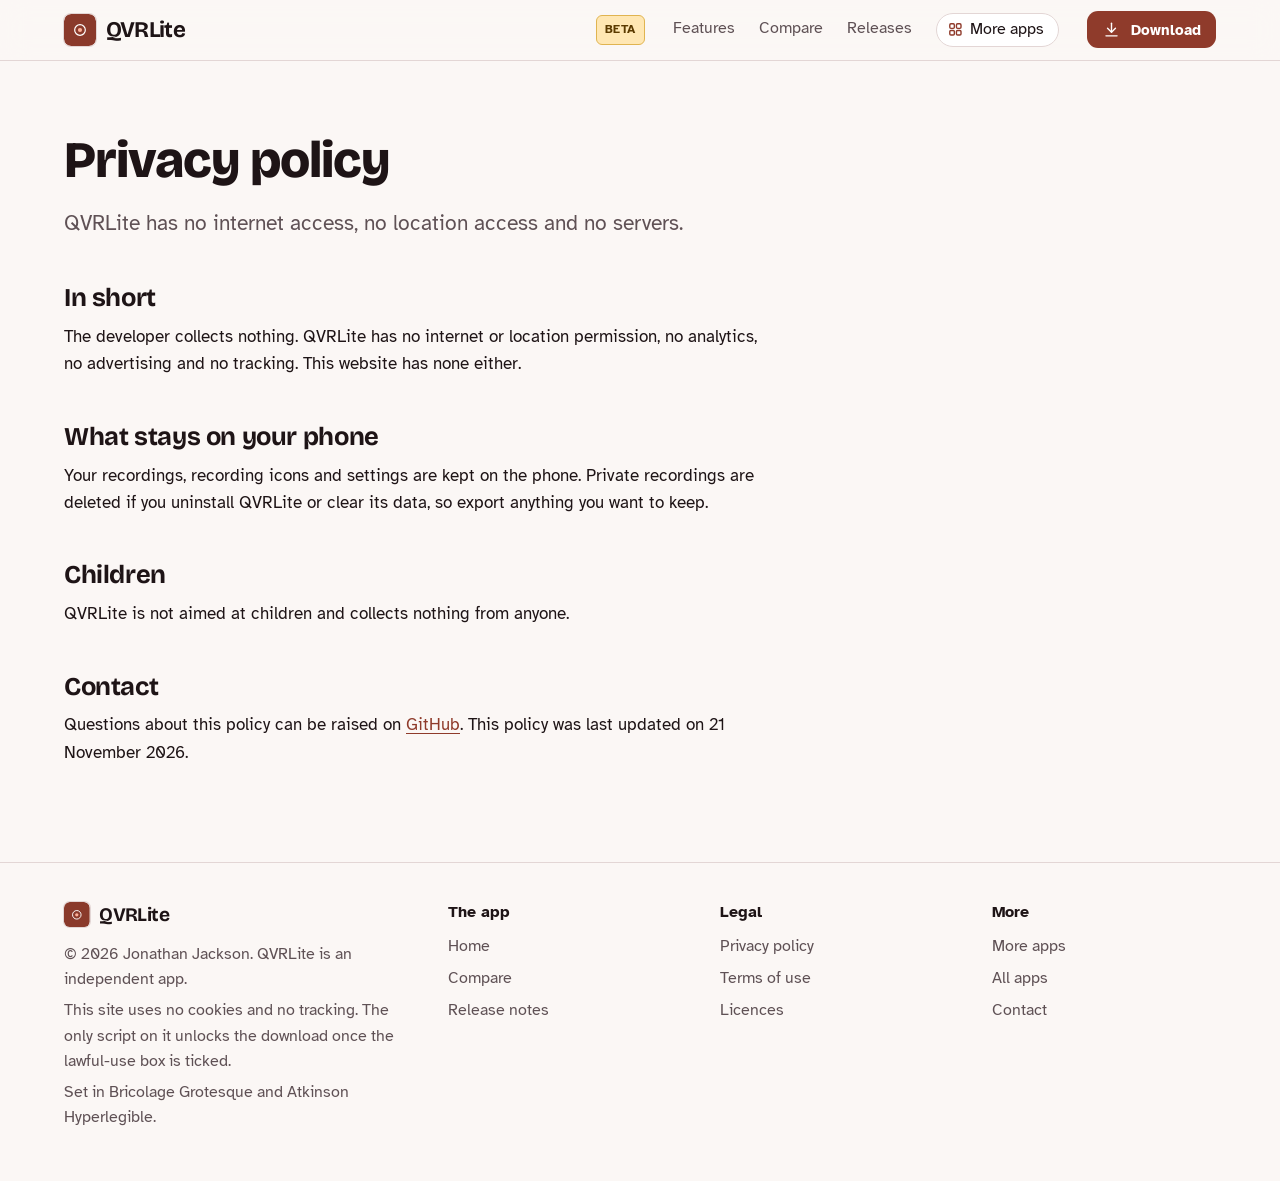
<file: privacy.html>
<!DOCTYPE html>
<html lang="en-GB">
<head>
<meta charset="utf-8">
<meta name="viewport" content="width=device-width, initial-scale=1">
<title>QVRLite privacy policy</title>
<meta name="description" content="What QVRLite does with your information: in short, it stays on your phone.">
<meta name="author" content="Jonathan Jackson">
<link rel="canonical" href="https://customgpter.github.io/qvrlite/privacy.html">
<meta name="theme-color" content="#fbf7f5" media="(prefers-color-scheme: light)">
<meta name="theme-color" content="#120c0a" media="(prefers-color-scheme: dark)">
<meta property="og:type" content="website">
<meta property="og:site_name" content="QVRLite">
<meta property="og:title" content="QVRLite privacy policy">
<meta property="og:description" content="What QVRLite does with your information: in short, it stays on your phone.">
<meta property="og:url" content="https://customgpter.github.io/qvrlite/privacy.html">
<meta property="og:image" content="https://customgpter.github.io/qvrlite/assets/og.png">
<meta property="og:image:width" content="1200">
<meta property="og:image:height" content="630">
<meta property="og:image:alt" content="QVRLite&#x27;s main screen, ready to record with the back camera">
<meta property="og:locale" content="en_GB">
<meta name="twitter:card" content="summary_large_image">
<link rel="icon" href="./assets/favicon.svg" type="image/svg+xml">
<link rel="apple-touch-icon" href="./assets/apple-touch-icon.png">
<link rel="preload" href="./assets/fonts/bricolage-grotesque-latin.woff2" as="font" type="font/woff2" crossorigin>
<link rel="preload" href="./assets/fonts/atkinson-hyperlegible-latin-400-normal.woff2" as="font" type="font/woff2" crossorigin>
<link rel="stylesheet" href="./assets/site.css?v=1">
<link rel="stylesheet" href="./assets/house.css?v=1">
<link rel="stylesheet" href="./assets/apps-list.css?v=1">
<script src="./assets/apps-list.js?v=1" defer></script>
</head>
<body>
<a class="skip" href="#main">Skip to content</a>
<header class="masthead">
<div class="wrap">
<a class="brand" href="./" aria-label="QVRLite home"><svg viewBox="0 0 108 108" aria-hidden="true"><rect width="108" height="108" rx="24" fill="#8a3a2b"/><circle cx="54" cy="54" r="18" fill="none" stroke="#fff" stroke-width="4"/><circle cx="54" cy="54" r="7" fill="#ffb199"/></svg><span>QVRLite</span></a><span class="beta-tag">Beta</span>
<nav aria-label="Main"><ul><li><a href="./#features">Features</a></li><li><a href="./compare.html">Compare</a></li><li><a href="./releases.html">Releases</a></li><li><a class="more-apps" href="./more-apps.html"><svg class="ico" viewBox="0 0 24 24" aria-hidden="true"><rect x="4" y="4" width="6.5" height="6.5" rx="1.6"/><rect x="13.5" y="4" width="6.5" height="6.5" rx="1.6"/><rect x="4" y="13.5" width="6.5" height="6.5" rx="1.6"/><rect x="13.5" y="13.5" width="6.5" height="6.5" rx="1.6"/></svg>More apps</a></li></ul></nav>
<a class="button small" href="./#download"><svg class="ico" viewBox="0 0 24 24" aria-hidden="true"><path d="M12 4v11"/><path d="M7 10.5l5 5 5-5"/><path d="M5 20h14"/></svg>Download</a>
</div>
</header>
<main id="main" class="doc">
<div class="wrap">
<div class="measure">
<h1>Privacy policy</h1>
<p class="lede">QVRLite has no internet access, no location access and no servers.</p>
<h2 id="short">In short</h2><p>The developer collects nothing. QVRLite has no internet or location permission, no analytics, no advertising and no tracking. This website has none either.</p><h2 id="on-phone">What stays on your phone</h2><p>Your recordings, recording icons and settings are kept on the phone. Private recordings are deleted if you uninstall QVRLite or clear its data, so export anything you want to keep.</p><h2 id="children">Children</h2><p>QVRLite is not aimed at children and collects nothing from anyone.</p>
<h2 id="contact">Contact</h2>
<p>Questions about this policy can be raised on <a href="https://github.com/CustomGPTer/qvrlite/issues">GitHub</a>. This policy was last updated on 21 November 2026.</p>
</div>
</div>
</main>
<footer class="colophon">
<div class="wrap">
<div>
<a class="brand" href="./" aria-label="QVRLite home"><svg viewBox="0 0 108 108" aria-hidden="true"><rect width="108" height="108" rx="24" fill="#8a3a2b"/><circle cx="54" cy="54" r="18" fill="none" stroke="#fff" stroke-width="4"/><circle cx="54" cy="54" r="7" fill="#ffb199"/></svg><span>QVRLite</span></a>
<p>&copy; 2026 Jonathan Jackson. QVRLite is an independent app.</p>
<p>This site uses no cookies and no tracking. The only script on it unlocks the download once the lawful-use box is ticked.</p>
<p>Set in Bricolage Grotesque and Atkinson Hyperlegible.</p>
</div>
<nav aria-label="The app"><h2>The app</h2><ul>
<li><a href="./">Home</a></li>
<li><a href="./compare.html">Compare</a></li>
<li><a href="./releases.html">Release notes</a></li>

</ul></nav>
<nav aria-label="Legal"><h2>Legal</h2><ul>
<li><a href="./privacy.html">Privacy policy</a></li>
<li><a href="./terms.html">Terms of use</a></li>
<li><a href="./licences.html">Licences</a></li>
</ul></nav>
<nav aria-label="More"><h2>More</h2><ul>
<li><a href="./more-apps.html">More apps</a></li>
<li><a href="https://customgpter.github.io/">All apps</a></li>
<li><a href="https://github.com/CustomGPTer/qvrlite/issues">Contact</a></li>
</ul></nav>
</div>
</footer>
</body>
</html>
</file>
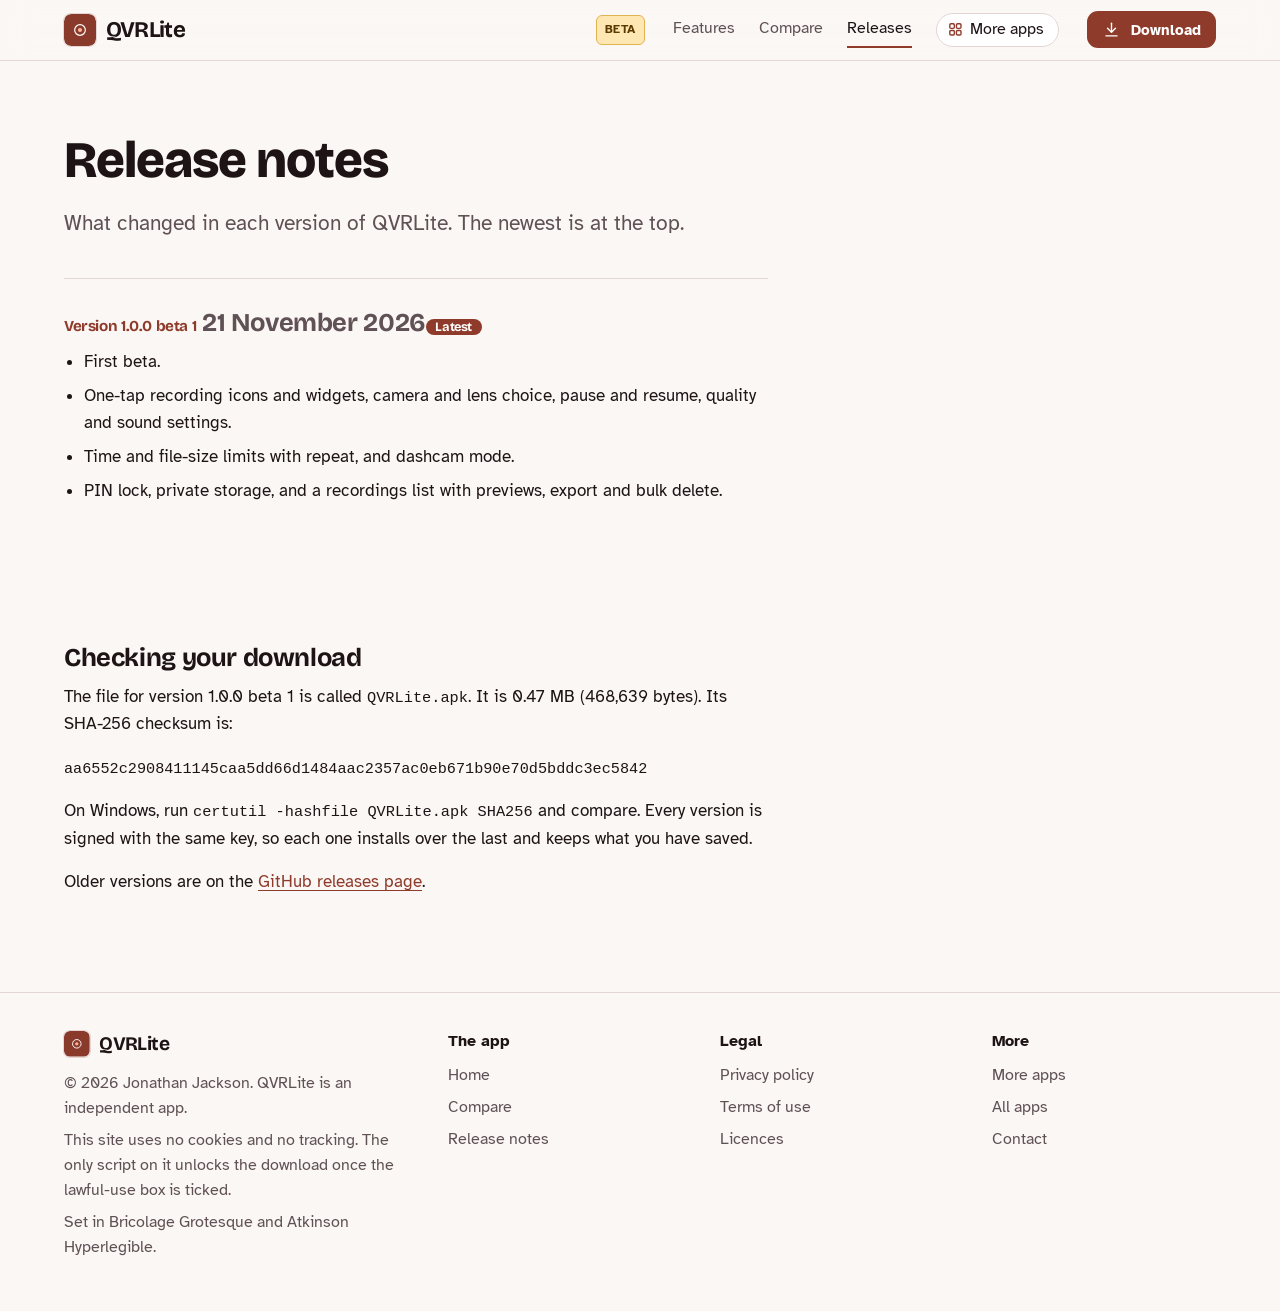
<file: releases.html>
<!DOCTYPE html>
<html lang="en-GB">
<head>
<meta charset="utf-8">
<meta name="viewport" content="width=device-width, initial-scale=1">
<title>QVRLite release notes</title>
<meta name="description" content="What changed in each version of QVRLite, with the file size and checksum to check your download.">
<meta name="author" content="Jonathan Jackson">
<link rel="canonical" href="https://customgpter.github.io/qvrlite/releases.html">
<meta name="theme-color" content="#fbf7f5" media="(prefers-color-scheme: light)">
<meta name="theme-color" content="#120c0a" media="(prefers-color-scheme: dark)">
<meta property="og:type" content="website">
<meta property="og:site_name" content="QVRLite">
<meta property="og:title" content="QVRLite release notes">
<meta property="og:description" content="What changed in each version of QVRLite, with the file size and checksum to check your download.">
<meta property="og:url" content="https://customgpter.github.io/qvrlite/releases.html">
<meta property="og:image" content="https://customgpter.github.io/qvrlite/assets/og.png">
<meta property="og:image:width" content="1200">
<meta property="og:image:height" content="630">
<meta property="og:image:alt" content="QVRLite&#x27;s main screen, ready to record with the back camera">
<meta property="og:locale" content="en_GB">
<meta name="twitter:card" content="summary_large_image">
<link rel="icon" href="./assets/favicon.svg" type="image/svg+xml">
<link rel="apple-touch-icon" href="./assets/apple-touch-icon.png">
<link rel="preload" href="./assets/fonts/bricolage-grotesque-latin.woff2" as="font" type="font/woff2" crossorigin>
<link rel="preload" href="./assets/fonts/atkinson-hyperlegible-latin-400-normal.woff2" as="font" type="font/woff2" crossorigin>
<link rel="stylesheet" href="./assets/site.css?v=1">
<link rel="stylesheet" href="./assets/house.css?v=1">
<link rel="stylesheet" href="./assets/apps-list.css?v=1">
<script src="./assets/apps-list.js?v=1" defer></script>
</head>
<body>
<a class="skip" href="#main">Skip to content</a>
<header class="masthead">
<div class="wrap">
<a class="brand" href="./" aria-label="QVRLite home"><svg viewBox="0 0 108 108" aria-hidden="true"><rect width="108" height="108" rx="24" fill="#8a3a2b"/><circle cx="54" cy="54" r="18" fill="none" stroke="#fff" stroke-width="4"/><circle cx="54" cy="54" r="7" fill="#ffb199"/></svg><span>QVRLite</span></a><span class="beta-tag">Beta</span>
<nav aria-label="Main"><ul><li><a href="./#features">Features</a></li><li><a href="./compare.html">Compare</a></li><li><a href="./releases.html" aria-current="page">Releases</a></li><li><a class="more-apps" href="./more-apps.html"><svg class="ico" viewBox="0 0 24 24" aria-hidden="true"><rect x="4" y="4" width="6.5" height="6.5" rx="1.6"/><rect x="13.5" y="4" width="6.5" height="6.5" rx="1.6"/><rect x="4" y="13.5" width="6.5" height="6.5" rx="1.6"/><rect x="13.5" y="13.5" width="6.5" height="6.5" rx="1.6"/></svg>More apps</a></li></ul></nav>
<a class="button small" href="./#download"><svg class="ico" viewBox="0 0 24 24" aria-hidden="true"><path d="M12 4v11"/><path d="M7 10.5l5 5 5-5"/><path d="M5 20h14"/></svg>Download</a>
</div>
</header>
<main id="main" class="doc">
<div class="wrap">
<div class="measure">
<h1>Release notes</h1>
<p class="lede">What changed in each version of QVRLite. The newest is at the top.</p>
<section class="release" id="v1.0.0 beta 1"><h2><span class="ver">Version 1.0.0 beta 1</span> <span class="when">21 November 2026</span><span class="tag">Latest</span></h2><ul><li>First beta.</li><li>One-tap recording icons and widgets, camera and lens choice, pause and resume, quality and sound settings.</li><li>Time and file-size limits with repeat, and dashcam mode.</li><li>PIN lock, private storage, and a recordings list with previews, export and bulk delete.</li></ul></section>
<h2 id="checking">Checking your download</h2>
<p>The file for version 1.0.0 beta 1 is called <code>QVRLite.apk</code>. It is 0.47 MB (468,639 bytes). Its SHA-256 checksum is:</p>
<p><code class="sum">aa6552c2908411145caa5dd66d1484aac2357ac0eb671b90e70d5bddc3ec5842</code></p>
<p>On Windows, run <code>certutil -hashfile QVRLite.apk SHA256</code> and compare. Every version is signed with the same key, so each one installs over the last and keeps what you have saved.</p>
<p>Older versions are on the <a href="https://github.com/CustomGPTer/qvrlite/releases">GitHub releases page</a>.</p>
</div>
</div>
</main>
<footer class="colophon">
<div class="wrap">
<div>
<a class="brand" href="./" aria-label="QVRLite home"><svg viewBox="0 0 108 108" aria-hidden="true"><rect width="108" height="108" rx="24" fill="#8a3a2b"/><circle cx="54" cy="54" r="18" fill="none" stroke="#fff" stroke-width="4"/><circle cx="54" cy="54" r="7" fill="#ffb199"/></svg><span>QVRLite</span></a>
<p>&copy; 2026 Jonathan Jackson. QVRLite is an independent app.</p>
<p>This site uses no cookies and no tracking. The only script on it unlocks the download once the lawful-use box is ticked.</p>
<p>Set in Bricolage Grotesque and Atkinson Hyperlegible.</p>
</div>
<nav aria-label="The app"><h2>The app</h2><ul>
<li><a href="./">Home</a></li>
<li><a href="./compare.html">Compare</a></li>
<li><a href="./releases.html">Release notes</a></li>

</ul></nav>
<nav aria-label="Legal"><h2>Legal</h2><ul>
<li><a href="./privacy.html">Privacy policy</a></li>
<li><a href="./terms.html">Terms of use</a></li>
<li><a href="./licences.html">Licences</a></li>
</ul></nav>
<nav aria-label="More"><h2>More</h2><ul>
<li><a href="./more-apps.html">More apps</a></li>
<li><a href="https://customgpter.github.io/">All apps</a></li>
<li><a href="https://github.com/CustomGPTer/qvrlite/issues">Contact</a></li>
</ul></nav>
</div>
</footer>
</body>
</html>
</file>
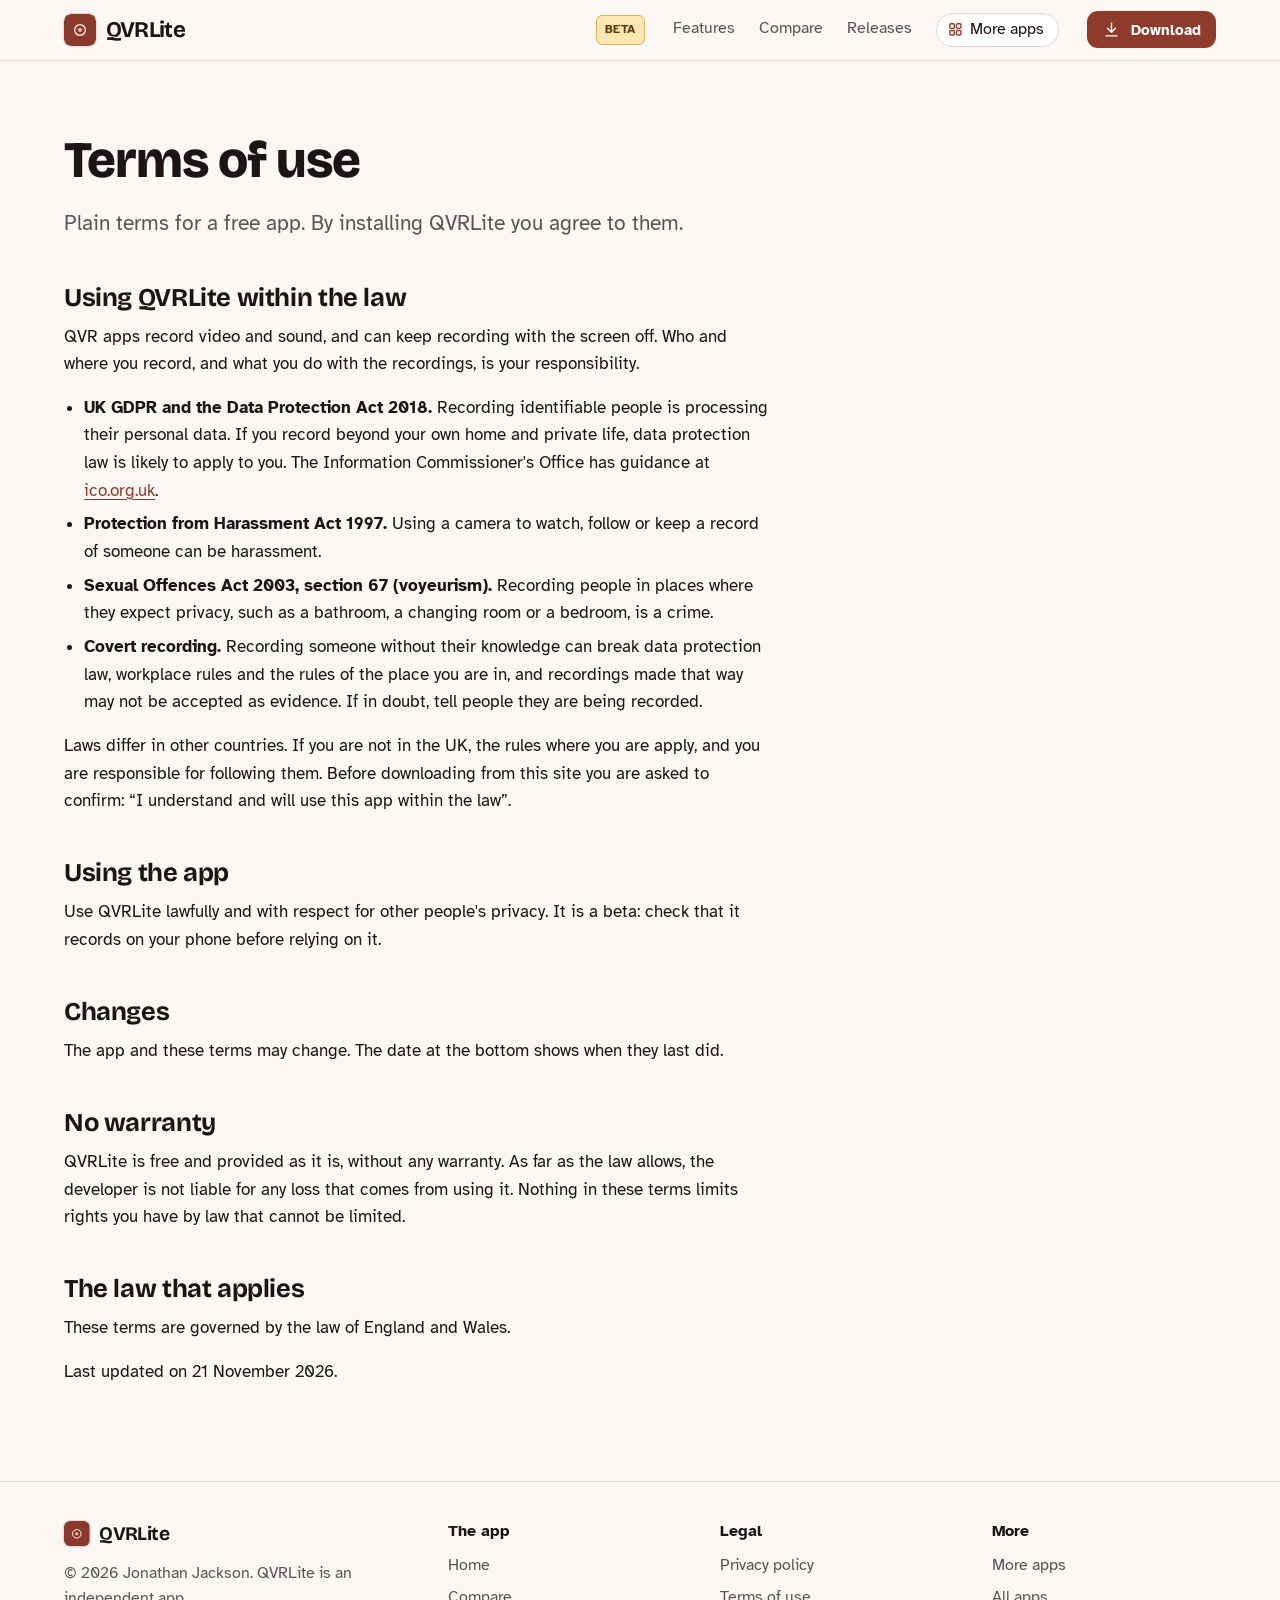
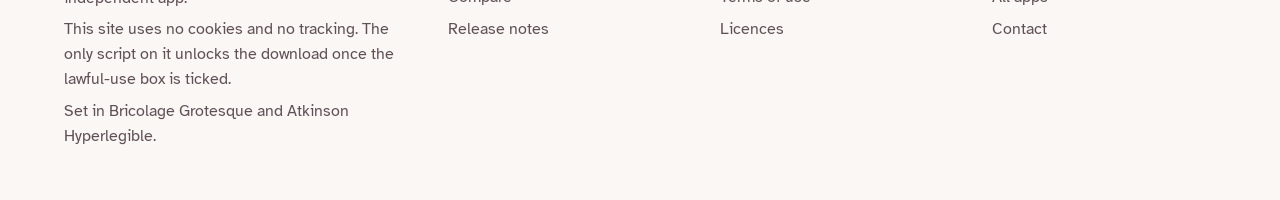
<file: terms.html>
<!DOCTYPE html>
<html lang="en-GB">
<head>
<meta charset="utf-8">
<meta name="viewport" content="width=device-width, initial-scale=1">
<title>QVRLite terms of use</title>
<meta name="description" content="The terms for using QVRLite, including using it within the law.">
<meta name="author" content="Jonathan Jackson">
<link rel="canonical" href="https://customgpter.github.io/qvrlite/terms.html">
<meta name="theme-color" content="#fbf7f5" media="(prefers-color-scheme: light)">
<meta name="theme-color" content="#120c0a" media="(prefers-color-scheme: dark)">
<meta property="og:type" content="website">
<meta property="og:site_name" content="QVRLite">
<meta property="og:title" content="QVRLite terms of use">
<meta property="og:description" content="The terms for using QVRLite, including using it within the law.">
<meta property="og:url" content="https://customgpter.github.io/qvrlite/terms.html">
<meta property="og:image" content="https://customgpter.github.io/qvrlite/assets/og.png">
<meta property="og:image:width" content="1200">
<meta property="og:image:height" content="630">
<meta property="og:image:alt" content="QVRLite&#x27;s main screen, ready to record with the back camera">
<meta property="og:locale" content="en_GB">
<meta name="twitter:card" content="summary_large_image">
<link rel="icon" href="./assets/favicon.svg" type="image/svg+xml">
<link rel="apple-touch-icon" href="./assets/apple-touch-icon.png">
<link rel="preload" href="./assets/fonts/bricolage-grotesque-latin.woff2" as="font" type="font/woff2" crossorigin>
<link rel="preload" href="./assets/fonts/atkinson-hyperlegible-latin-400-normal.woff2" as="font" type="font/woff2" crossorigin>
<link rel="stylesheet" href="./assets/site.css?v=1">
<link rel="stylesheet" href="./assets/house.css?v=1">
<link rel="stylesheet" href="./assets/apps-list.css?v=1">
<script src="./assets/apps-list.js?v=1" defer></script>
</head>
<body>
<a class="skip" href="#main">Skip to content</a>
<header class="masthead">
<div class="wrap">
<a class="brand" href="./" aria-label="QVRLite home"><svg viewBox="0 0 108 108" aria-hidden="true"><rect width="108" height="108" rx="24" fill="#8a3a2b"/><circle cx="54" cy="54" r="18" fill="none" stroke="#fff" stroke-width="4"/><circle cx="54" cy="54" r="7" fill="#ffb199"/></svg><span>QVRLite</span></a><span class="beta-tag">Beta</span>
<nav aria-label="Main"><ul><li><a href="./#features">Features</a></li><li><a href="./compare.html">Compare</a></li><li><a href="./releases.html">Releases</a></li><li><a class="more-apps" href="./more-apps.html"><svg class="ico" viewBox="0 0 24 24" aria-hidden="true"><rect x="4" y="4" width="6.5" height="6.5" rx="1.6"/><rect x="13.5" y="4" width="6.5" height="6.5" rx="1.6"/><rect x="4" y="13.5" width="6.5" height="6.5" rx="1.6"/><rect x="13.5" y="13.5" width="6.5" height="6.5" rx="1.6"/></svg>More apps</a></li></ul></nav>
<a class="button small" href="./#download"><svg class="ico" viewBox="0 0 24 24" aria-hidden="true"><path d="M12 4v11"/><path d="M7 10.5l5 5 5-5"/><path d="M5 20h14"/></svg>Download</a>
</div>
</header>
<main id="main" class="doc">
<div class="wrap">
<div class="measure">
<h1>Terms of use</h1>
<p class="lede">Plain terms for a free app. By installing QVRLite you agree to them.</p>
<h2 id="law">Using QVRLite within the law</h2><p>QVR apps record video and sound, and can keep recording with the screen off. Who and where you record, and what you do with the recordings, is your responsibility.</p><ul><li><b>UK GDPR and the Data Protection Act 2018.</b> Recording identifiable people is processing their personal data. If you record beyond your own home and private life, data protection law is likely to apply to you. The Information Commissioner's Office has guidance at <a href="https://ico.org.uk">ico.org.uk</a>.</li><li><b>Protection from Harassment Act 1997.</b> Using a camera to watch, follow or keep a record of someone can be harassment.</li><li><b>Sexual Offences Act 2003, section 67 (voyeurism).</b> Recording people in places where they expect privacy, such as a bathroom, a changing room or a bedroom, is a crime.</li><li><b>Covert recording.</b> Recording someone without their knowledge can break data protection law, workplace rules and the rules of the place you are in, and recordings made that way may not be accepted as evidence. If in doubt, tell people they are being recorded.</li></ul><p>Laws differ in other countries. If you are not in the UK, the rules where you are apply, and you are responsible for following them. Before downloading from this site you are asked to confirm: &ldquo;I understand and will use this app within the law&rdquo;.</p><h2 id="use">Using the app</h2><p>Use QVRLite lawfully and with respect for other people's privacy. It is a beta: check that it records on your phone before relying on it.</p><h2 id="changes">Changes</h2><p>The app and these terms may change. The date at the bottom shows when they last did.</p>
<h2 id="no-warranty">No warranty</h2>
<p>QVRLite is free and provided as it is, without any warranty. As far as the law allows, the developer is not liable for any loss that comes from using it. Nothing in these terms limits rights you have by law that cannot be limited.</p>
<h2 id="governing">The law that applies</h2>
<p>These terms are governed by the law of England and Wales.</p>
<p>Last updated on 21 November 2026.</p>
</div>
</div>
</main>
<footer class="colophon">
<div class="wrap">
<div>
<a class="brand" href="./" aria-label="QVRLite home"><svg viewBox="0 0 108 108" aria-hidden="true"><rect width="108" height="108" rx="24" fill="#8a3a2b"/><circle cx="54" cy="54" r="18" fill="none" stroke="#fff" stroke-width="4"/><circle cx="54" cy="54" r="7" fill="#ffb199"/></svg><span>QVRLite</span></a>
<p>&copy; 2026 Jonathan Jackson. QVRLite is an independent app.</p>
<p>This site uses no cookies and no tracking. The only script on it unlocks the download once the lawful-use box is ticked.</p>
<p>Set in Bricolage Grotesque and Atkinson Hyperlegible.</p>
</div>
<nav aria-label="The app"><h2>The app</h2><ul>
<li><a href="./">Home</a></li>
<li><a href="./compare.html">Compare</a></li>
<li><a href="./releases.html">Release notes</a></li>

</ul></nav>
<nav aria-label="Legal"><h2>Legal</h2><ul>
<li><a href="./privacy.html">Privacy policy</a></li>
<li><a href="./terms.html">Terms of use</a></li>
<li><a href="./licences.html">Licences</a></li>
</ul></nav>
<nav aria-label="More"><h2>More</h2><ul>
<li><a href="./more-apps.html">More apps</a></li>
<li><a href="https://customgpter.github.io/">All apps</a></li>
<li><a href="https://github.com/CustomGPTer/qvrlite/issues">Contact</a></li>
</ul></nav>
</div>
</footer>
</body>
</html>
</file>
<file: assets/site.css>
@font-face{font-family:"Bricolage Grotesque";src:url("fonts/bricolage-grotesque-latin.woff2") format("woff2");font-weight:200 800;font-style:normal;font-display:swap}
@font-face{font-family:"Atkinson Hyperlegible";src:url("fonts/atkinson-hyperlegible-latin-400-normal.woff2") format("woff2");font-weight:400;font-style:normal;font-display:swap}
@font-face{font-family:"Atkinson Hyperlegible";src:url("fonts/atkinson-hyperlegible-latin-700-normal.woff2") format("woff2");font-weight:700;font-style:normal;font-display:swap}

/* Daylight page, night-time camera. The lamp colour is kept for the one thing to press and for what the camera has seen. */
:root{
  --page:#f2f5f9; --panel:#ffffff; --raised:#e8edf3; --ink:#0d1a2b; --soft:#465468; --rule:#d2dae4;
  --accent:#0a6a55; --accent-ink:#ffffff; --warn:#8a5200; --rec:#d3302f;
  --lamp:#ffb347; --lamp-ink:#231400; --lamp-text:#8a5200;
  --night:#09111e; --night-2:#111d30; --night-3:#1a2a43; --night-ink:#eaf0f8; --night-soft:#9fb0c7; --night-rule:#24364f; --iris:#55d6ab;
  --display:"Bricolage Grotesque","Atkinson Hyperlegible",system-ui,sans-serif;
  --sans:"Atkinson Hyperlegible",system-ui,-apple-system,"Segoe UI",Roboto,sans-serif;
  --mono:ui-monospace,SFMono-Regular,Menlo,Consolas,"Liberation Mono",monospace;
  color-scheme:light dark;
}
@media (prefers-color-scheme:dark){
  :root{--page:#0a111b; --panel:#111a27; --raised:#182434; --ink:#e9eef5; --soft:#a0aec0; --rule:#243247;
    --accent:#55d6ab; --accent-ink:#00281d; --warn:#ffb347; --rec:#ff6163; --lamp-text:#ffb347}
}

*,*::before,*::after{box-sizing:border-box}
html{-webkit-text-size-adjust:100%;scroll-behavior:smooth;scroll-padding-top:5.5rem}
@media (prefers-reduced-motion:reduce){html{scroll-behavior:auto}}
body{margin:0;background:var(--page);color:var(--ink);font:400 1.0625rem/1.62 var(--sans);text-rendering:optimizeLegibility;-webkit-font-smoothing:antialiased}
img,svg{max-width:100%;display:block}
a{color:var(--accent);text-decoration-thickness:.07em;text-underline-offset:.2em}
a:hover{text-decoration-thickness:.13em}
:focus-visible{outline:3px solid var(--lamp);outline-offset:3px;border-radius:6px}
code{font:.9em/1 var(--mono);overflow-wrap:anywhere}
h1,h2,h3{font-family:var(--display);font-weight:700;letter-spacing:-.015em;line-height:1.08;margin:0;text-wrap:balance}
p{margin:0 0 1rem}
.skip{position:absolute;left:-999px;top:0;background:var(--ink);color:var(--page);padding:.6rem 1rem;z-index:30;border-radius:0 0 8px 0}
.skip:focus{left:0}
.sr{position:absolute;width:1px;height:1px;overflow:hidden;clip-path:inset(50%);white-space:nowrap}
.wrap{width:min(72rem,100% - 2.5rem);margin-inline:auto}
.measure{max-width:44rem}
.ico{width:1.25em;height:1.25em;flex:none;fill:none;stroke:currentColor;stroke-width:1.75;stroke-linecap:round;stroke-linejoin:round}

/* ---------- masthead */
.masthead{position:sticky;top:0;z-index:20;background:color-mix(in srgb,var(--page) 88%,transparent);-webkit-backdrop-filter:blur(14px) saturate(1.3);backdrop-filter:blur(14px) saturate(1.3);border-bottom:1px solid var(--rule)}
.masthead .wrap{display:flex;flex-wrap:wrap;align-items:center;gap:.35rem 1.75rem;padding-block:.7rem}
.brand{display:inline-flex;align-items:center;gap:.6rem;font:700 1.4rem/1 var(--display);letter-spacing:-.03em;color:var(--ink);text-decoration:none;margin-right:auto}
.brand svg{width:2rem;height:2rem;flex:none;border-radius:.5rem;box-shadow:0 0 0 1px var(--rule)}
.masthead nav ul{display:flex;flex-wrap:wrap;align-items:center;gap:.15rem 1.5rem;list-style:none;margin:0;padding:0;font-size:1rem;line-height:1.3}
.masthead nav a{display:inline-flex;align-items:center;gap:.4rem;color:var(--soft);text-decoration:none;padding-block:.45rem;border-bottom:2px solid transparent}
.masthead nav a:hover{color:var(--ink)}
.masthead nav a[aria-current="page"]{color:var(--ink);border-bottom-color:var(--lamp)}
.masthead nav a.more-apps{color:var(--ink);border:1px solid var(--rule);border-radius:999px;padding:.34rem .85rem .34rem .65rem;background:var(--panel)}
.masthead nav a.more-apps .ico{width:1.05em;height:1.05em;color:var(--accent);stroke-width:2}
.masthead nav a.more-apps:hover,.masthead nav a.more-apps[aria-current="page"]{border-color:var(--accent)}
.button{display:inline-flex;align-items:center;gap:.6rem;background:var(--lamp);color:var(--lamp-ink);font:700 1.08rem/1.2 var(--sans);text-decoration:none;padding:.95rem 1.5rem;border-radius:14px;box-shadow:0 1px 0 rgba(255,255,255,.45) inset,0 12px 24px -14px rgba(138,82,0,.9)}
.button:hover{background:#ffc56e}
.button:active{transform:translateY(1px)}
.button.small{font-size:.95rem;padding:.55rem .95rem;border-radius:11px;box-shadow:none}
.button.quiet{background:none;box-shadow:none;border:1px solid var(--rule);color:var(--ink)}
.button.quiet:hover{border-color:var(--ink);background:none}
@media (max-width:52rem){
  .masthead nav{order:3;flex:1 0 100%}
  .masthead nav ul{gap:.1rem .85rem;font-size:.95rem}
  .masthead nav .wide{display:none}
}
@media (max-width:24rem){.masthead nav a.more-apps .ico{display:none}.masthead nav a.more-apps{padding-inline:.7rem}}

/* ---------- hero */
.hero{padding-block:clamp(2.2rem,6vw,4.75rem) clamp(2.5rem,6vw,4.5rem);overflow:hidden}
.hero-grid{display:grid;gap:clamp(2.25rem,5vw,4rem);align-items:center}
@media (min-width:62rem){.hero-grid{grid-template-columns:minmax(0,11fr) minmax(0,10fr)}}
.hero h1{font-size:clamp(2.6rem,6vw,4.25rem);font-weight:800;line-height:1;letter-spacing:-.022em;margin-bottom:1.5rem}
.lede{font-size:clamp(1.14rem,2vw,1.3rem);line-height:1.55;color:var(--soft);margin:0 0 1rem;max-width:34rem}
.get{display:flex;flex-wrap:wrap;align-items:center;gap:.9rem 1.5rem;margin:1.8rem 0 1.1rem}
.get .aside{font-weight:700;color:var(--ink)}
.facts{font-size:.98rem;line-height:1.5;color:var(--soft);margin:0 0 .5rem;max-width:36rem}
.pills{display:flex;flex-wrap:wrap;gap:.45rem;list-style:none;margin:0 0 1rem;padding:0;font-size:.95rem}
.pills li{border:1px solid var(--rule);border-radius:999px;padding:.22rem .8rem;background:var(--panel);color:var(--soft)}

/* the monitor: the camera's view, the day beneath it, and the alert it sends */
.monitor{position:relative;max-width:36rem;margin-inline:auto;width:100%;padding-bottom:3.1rem}
@media (min-width:62rem){.monitor{margin-inline:auto 0}}
.screen{position:relative;background:var(--night);border-radius:22px;padding:.6rem;box-shadow:0 0 0 1px var(--night-rule),0 30px 60px -30px rgba(9,17,30,.75)}
.cam{position:relative;border-radius:15px;overflow:hidden;aspect-ratio:16/10;background:#0b1626}
.cam svg{width:100%;height:100%}
.cam text{font:700 15px var(--sans);fill:#231400}
.hud{position:absolute;display:inline-flex;align-items:center;gap:.4rem;font:700 .76rem/1 var(--sans);color:var(--night-ink);background:rgba(6,12,22,.62);border-radius:999px;padding:.38rem .65rem;letter-spacing:.01em}
.hud i{width:.5rem;height:.5rem;border-radius:50%;background:var(--iris)}
.hud.watching{left:.7rem;top:.7rem}
.hud.rec{right:.7rem;top:.7rem}
.hud.rec i{background:#ff5a5c}
.hud.stamp{left:.7rem;bottom:.7rem;font:400 .74rem/1 var(--mono);border-radius:6px;color:#d5deea}
.hud.place{right:.7rem;bottom:.7rem;border-radius:6px;font-weight:400;color:#d5deea}
.day{padding:.85rem .55rem 2rem;color:var(--night-soft);font-size:.8rem;line-height:1.2}
.day-head{display:flex;justify-content:space-between;margin-bottom:.6rem}
.day-head b{color:var(--night-ink)}
.track{position:relative;height:1.5rem;border-radius:7px;background:repeating-linear-gradient(90deg,var(--night-3) 0 1px,transparent 1px calc(100% / 24)),var(--night-2);box-shadow:inset 0 0 0 1px var(--night-rule)}
.ev{position:absolute;top:3px;bottom:3px;width:max(5px,1.1%);border-radius:3px;background:var(--iris);left:var(--at)}
.ev.seen{background:var(--lamp)}
.now{position:absolute;top:-4px;bottom:-4px;left:var(--at);width:2px;background:var(--night-ink);border-radius:2px}
.hours{display:flex;justify-content:space-between;margin-top:.4rem;font-size:.72rem}
.alert{position:absolute;right:-.4rem;bottom:0;display:flex;align-items:center;gap:.75rem;width:min(19rem,88%);background:var(--panel);color:var(--ink);border:1px solid var(--rule);border-radius:16px;padding:.65rem .8rem;box-shadow:0 18px 36px -18px rgba(9,17,30,.55)}
.alert .thumb{flex:none;width:3.1rem;height:3.1rem;border-radius:10px;background:linear-gradient(160deg,#16263d,#0b1626);position:relative;overflow:hidden}
.alert .thumb::before{content:"";position:absolute;left:50%;bottom:0;width:38%;height:62%;translate:-50% 0;border-radius:40% 40% 0 0;background:#6f86a6}
.alert .thumb::after{content:"";position:absolute;left:50%;top:14%;width:26%;aspect-ratio:1;translate:-50% 0;border-radius:50%;background:#8ea4c2}
.alert b{display:block;font-size:.98rem;line-height:1.25}
.alert span{display:block;font-size:.86rem;color:var(--soft);line-height:1.3}
.alert .dot{flex:none;width:.6rem;height:.6rem;border-radius:50%;background:var(--lamp);margin-left:auto;box-shadow:0 0 0 4px color-mix(in srgb,var(--lamp) 25%,transparent)}
@media (max-width:26rem){.alert{right:0}}
@media (prefers-reduced-motion:no-preference){
  .cam .spill{animation:vg-in .9s ease-out .25s both}
  .cam .who{animation:vg-step .9s cubic-bezier(.2,.8,.25,1) .9s both}
  .cam .mark{animation:vg-lock .45s cubic-bezier(.3,1.4,.5,1) 1.7s both;transform-box:fill-box;transform-origin:center}
  .hud.rec{animation:vg-in .3s ease-out 2.05s both}
  .hud.rec i{animation:vg-blink 1.2s steps(2,jump-none) 2.3s 4}
  .ev.seen,.now{animation:vg-pop .4s cubic-bezier(.3,1.5,.5,1) 2.4s both}
  .alert{animation:vg-rise .6s cubic-bezier(.2,.8,.25,1) 2.9s both}
  @keyframes vg-in{from{opacity:0}to{opacity:1}}
  @keyframes vg-step{from{opacity:0;transform:translateX(18px)}to{opacity:1;transform:none}}
  @keyframes vg-lock{from{opacity:0;transform:scale(1.12)}to{opacity:1;transform:none}}
  @keyframes vg-blink{from{opacity:1}to{opacity:.25}}
  @keyframes vg-pop{from{opacity:0;transform:scaleY(.2)}to{opacity:1;transform:none}}
  @keyframes vg-rise{from{opacity:0;transform:translateY(14px)}to{opacity:1;transform:none}}
}

/* ---------- sections */
section{padding-block:clamp(3rem,7vw,5.5rem)}
section + section{border-top:1px solid var(--rule)}
h2{font-size:clamp(1.8rem,3.6vw,2.6rem);margin-bottom:.9rem}
h3{font:700 1.1rem/1.3 var(--sans);letter-spacing:0;margin:0 0 .3rem}
.intro{color:var(--soft);max-width:40rem;margin-bottom:2.2rem;font-size:1.1rem}

.promises{padding-block:0;border-block:1px solid var(--rule);background:var(--panel)}
.promises ul{list-style:none;margin:0;padding:0;display:grid;grid-template-columns:repeat(auto-fit,minmax(min(100%,14rem),1fr))}
.promises li{display:flex;gap:.8rem;align-items:flex-start;padding:1.4rem 1.5rem 1.4rem 0}
.promises .ico{width:1.6rem;height:1.6rem;color:var(--accent);margin-top:.1rem}
.promises b{display:block;line-height:1.3}
.promises span{color:var(--soft);font-size:.96rem;line-height:1.45;display:block}
.hero + .promises{border-top:1px solid var(--rule)}

.steps{list-style:none;counter-reset:s;margin:0;padding:0;display:grid;gap:1.25rem}
@media (min-width:52rem){.steps{grid-template-columns:repeat(3,minmax(0,1fr))}}
.steps li{counter-increment:s;background:var(--panel);border:1px solid var(--rule);border-radius:18px;padding:1.4rem 1.4rem 1.5rem}
.steps li::before{content:counter(s);display:grid;place-items:center;width:2rem;height:2rem;border-radius:50%;background:var(--ink);color:var(--page);font:700 1rem/1 var(--display);margin-bottom:1rem}
.steps p{margin:0;color:var(--soft)}

.notices{display:grid;gap:1.25rem}
@media (min-width:52rem){.notices{grid-template-columns:repeat(2,minmax(0,1fr))}}
.sense{background:var(--night);color:var(--night-ink);border-radius:20px;padding:1.5rem 1.5rem 1.6rem;box-shadow:0 0 0 1px var(--night-rule)}
.sense h3{font:700 1.35rem/1.2 var(--display);letter-spacing:-.02em;margin-bottom:.35rem}
.sense p{color:var(--night-soft);margin-bottom:1.1rem}
.chips{display:flex;flex-wrap:wrap;gap:.5rem;list-style:none;margin:0;padding:0}
.chips li{display:inline-flex;align-items:center;gap:.45rem;border:1px solid var(--night-rule);background:var(--night-2);border-radius:10px;padding:.42rem .75rem .42rem .6rem;font-size:.98rem;line-height:1.2}
.chips .ico{color:var(--lamp)}

.groups{display:grid;gap:0}
.group{display:grid;gap:.4rem 3rem;padding-block:1.6rem;border-top:1px solid var(--rule)}
.group:last-child{border-bottom:1px solid var(--rule)}
@media (min-width:56rem){.group{grid-template-columns:13rem minmax(0,1fr)}}
.group > h3{font:700 1.3rem/1.2 var(--display);letter-spacing:-.02em;color:var(--ink)}
.group dl{margin:0;display:grid;gap:1.1rem 2.5rem}
@media (min-width:40rem){.group dl{grid-template-columns:repeat(2,minmax(0,1fr))}}
.group dt{font-weight:700;line-height:1.35}
.group dd{margin:.2rem 0 0;color:var(--soft)}

.setups{display:grid;gap:1.25rem}
@media (min-width:52rem){.setups{grid-template-columns:repeat(2,minmax(0,1fr))}}
.setup{background:var(--panel);border:1px solid var(--rule);border-radius:20px;padding:1.5rem}
.setup h3{font:700 1.35rem/1.2 var(--display);letter-spacing:-.02em;margin-bottom:.9rem}
.setup .kit{display:flex;align-items:center;gap:.6rem;color:var(--soft);font-size:.95rem;margin-bottom:1rem}
.setup .kit .ico{width:1.9rem;height:1.9rem;color:var(--ink);stroke-width:1.5}
.setup .kit .to{width:1.2rem;height:1.2rem;color:var(--soft)}
.ticks{list-style:none;margin:0;padding:0;display:grid;gap:.5rem}
.ticks li{position:relative;padding-left:1.7rem;color:var(--soft)}
.ticks li::before{content:"";position:absolute;left:.15rem;top:.42em;width:.75rem;height:.42rem;border-left:2.5px solid var(--accent);border-bottom:2.5px solid var(--accent);rotate:-45deg}

.modes{list-style:none;margin:0;padding:0;display:grid;gap:1.25rem}
@media (min-width:52rem){.modes{grid-template-columns:repeat(3,minmax(0,1fr))}}
.modes li{border-top:3px solid var(--ink);padding-top:1rem}
.modes p{color:var(--soft);margin:0}

.scroll{overflow-x:auto}
table{width:100%;border-collapse:collapse}
th,td{text-align:left;vertical-align:top;padding:.85rem 1.2rem .85rem 0;border-top:1px solid var(--rule)}
thead th{border-top:0;color:var(--soft);font-weight:400;padding-top:0}
tbody th{font-weight:700;min-width:11rem}
tr:last-child>*{border-bottom:1px solid var(--rule)}
.after-table{margin-top:1.5rem}
/* On a phone a table becomes a stack: the row's name, then its cells side by side. */
@media (max-width:40rem){
  table:not(.cmp),table:not(.cmp) thead,table:not(.cmp) tbody{display:block}
  table:not(.cmp) tr{display:flex;flex-wrap:wrap;gap:.3rem 1.1rem;padding:.9rem 0;border-top:1px solid var(--rule)}
  table:not(.cmp) thead tr{border-top:0;padding-top:0}
  table:not(.cmp) tbody tr:last-child{border-bottom:1px solid var(--rule)}
  table:not(.cmp) th,table:not(.cmp) td{display:block;border:0;padding:0;flex:1 1 0;min-width:0;overflow-wrap:break-word}
  table:not(.cmp) tr>:first-child{flex:0 0 100%;min-width:0}
}

.plain{list-style:none;margin:0;padding:0;display:grid;gap:1.6rem 3rem}
@media (min-width:52rem){.plain{grid-template-columns:repeat(3,minmax(0,1fr))}}
.plain p{color:var(--soft);margin:0}

.faq{display:grid;gap:0 3rem;align-items:start}
@media (min-width:56rem){.faq{grid-template-columns:repeat(2,minmax(0,1fr))}}
.faq details{border-top:1px solid var(--rule);padding:.15rem 0}
.faq summary{cursor:pointer;list-style:none;display:flex;align-items:flex-start;justify-content:space-between;gap:1rem;font-weight:700;padding:.85rem 0;line-height:1.35}
.faq summary::-webkit-details-marker{display:none}
.faq summary::after{content:"";flex:none;width:.6rem;height:.6rem;margin:.3rem .25rem 0 0;border-right:2px solid var(--soft);border-bottom:2px solid var(--soft);rotate:45deg;transition:rotate .15s}
.faq details[open] summary::after{rotate:-135deg;margin-top:.55rem}
.faq details p{color:var(--soft);margin:0 0 1.1rem;max-width:36rem}
@media (prefers-reduced-motion:reduce){.faq summary::after{transition:none}}

.closing{background:var(--night);color:var(--night-ink);border-top:0}
.closing .wrap{display:grid;gap:1.5rem 3rem;align-items:center}
@media (min-width:52rem){.closing .wrap{grid-template-columns:minmax(0,1fr) auto}}
.closing h2{margin-bottom:.5rem}
.closing p{color:var(--night-soft);margin:0;max-width:36rem}
.closing a:not(.button){color:var(--iris)}
section + .closing{border-top:0}

/* ---------- document pages */
.doc{padding-block:clamp(2.5rem,6vw,4.5rem) clamp(3rem,7vw,5rem)}
.doc h1{font-size:clamp(2.2rem,5vw,3.2rem);font-weight:800;letter-spacing:-.02em;margin-bottom:1.2rem}
.doc .lede{max-width:none}
.doc h2{font-size:1.6rem;margin-top:2.8rem;margin-bottom:.7rem;scroll-margin-top:5.5rem}
.doc h3{margin-top:1.6rem}
.doc ul{padding-left:1.25rem;margin:0 0 1rem}
.doc li{margin:.4rem 0}
.doc a{overflow-wrap:anywhere}
.contents{border-block:1px solid var(--rule);padding-block:1rem;margin-block:2rem}
.contents ul{list-style:none;margin:.4rem 0 0;padding:0;columns:2 14rem;column-gap:2rem}
.contents li{margin:.2rem 0;break-inside:avoid}
.note{border-left:3px solid var(--lamp);padding:.2rem 0 .2rem 1.1rem;color:var(--soft)}
.key{font-size:.95rem;line-height:1.55;color:var(--soft);margin:0 0 .6rem}
.sum{font-size:.95rem;overflow-wrap:anywhere}

/* ---------- compare */
.cmp{min-width:44rem;margin:1.4rem 0 1rem}
.cmp th,.cmp td{padding:.85rem .9rem}
.cmp thead th{color:var(--ink);font-weight:700;vertical-align:bottom;padding-top:.85rem}
.cmp small{display:block;font-weight:400;font-size:.84rem;line-height:1.35;color:var(--soft)}
.cmp tbody th{min-width:13rem;padding-left:0}
.cmp thead th:first-child{padding-left:0}
.cmp .ours{background:var(--panel);box-shadow:inset 1px 0 var(--rule),inset -1px 0 var(--rule)}
.yes{color:var(--accent);font-weight:700}
.pay{color:var(--lamp-text);font-weight:700}
.na{color:var(--soft)}
.cmp .app{display:none}
@media (max-width:54rem){
  .cmp{min-width:0}
  .cmp thead{position:absolute;width:1px;height:1px;overflow:hidden;clip-path:inset(50%)}
  .cmp tbody,.cmp tr,.cmp th,.cmp td{display:block}
  .cmp tr{padding:1rem 0;border-top:1px solid var(--rule)}
  .cmp th,.cmp td{border:0;padding:0}
  .cmp tbody th{min-width:0;margin-bottom:.55rem}
  .cmp td{display:grid;grid-template-columns:7.5rem 1fr;gap:.75rem;padding:.22rem 0}
  .cmp .app{display:block;font-weight:400;color:var(--soft)}
  .cmp .ours{background:none;box-shadow:none}
  .cmp .ours .app{color:var(--ink);font-weight:700}
}

/* ---------- release notes */
.release{border-top:1px solid var(--rule);margin-top:2.4rem;padding-top:1.9rem;scroll-margin-top:5.5rem}
.doc .release h2{margin-top:0}
.contents + .release{border-top:0;margin-top:0;padding-top:.4rem}
.ver{font-weight:700;font-size:.95rem;color:var(--lamp-text);margin:0 0 .5rem}
.when{color:var(--soft);margin:-.2rem 0 .2rem}
.tag{display:inline-block;background:var(--accent);color:var(--accent-ink);border-radius:999px;font-weight:700;font-size:.8rem;padding:.08rem .6rem;margin-right:.6rem}
.doc .release h3{font-size:1rem;color:var(--ink);margin:1.3rem 0 .2rem}
.release ul{margin-bottom:0}

/* ---------- more apps */
.mapps{list-style:none;margin:2.2rem 0 0;padding:0;display:grid;gap:1.4rem}
@media (min-width:50rem){.mapps{grid-template-columns:repeat(2,minmax(0,1fr))}}
.doc .mapps{padding-left:0}
.doc .mapp{margin:0}
.mapp{display:flex;flex-direction:column;background:var(--panel);border:1px solid var(--rule);border-radius:20px;overflow:hidden}
.mapp-cover{position:relative;height:6.5rem;background:linear-gradient(135deg,var(--b),var(--b2));overflow:hidden}
.mapp-cover svg{position:absolute;right:-1.2rem;top:-1.6rem;width:11rem;height:11rem;max-width:none;opacity:.22}
.mapp-body{display:flex;flex-direction:column;flex:1;padding:0 1.4rem 1.4rem}
.mapp-icon{width:4.25rem;height:4.25rem;border-radius:1rem;margin-top:-2.1rem;position:relative;box-shadow:0 0 0 4px var(--panel)}
.mapp h2{font-size:1.6rem;margin:.85rem 0 .1rem}
.mapp-kind{color:var(--soft);margin:0 0 .7rem}
.mapp-say{margin:0 0 1.1rem}
.mapp-go{display:flex;flex-wrap:wrap;align-items:center;gap:.7rem 1.3rem;margin:auto 0 0}
.mapp-go .button{padding:.75rem 1.15rem;font-size:1rem;border-radius:12px}
.mapp-site{font-weight:700}
.mapp-needs{font-size:.9rem;color:var(--soft);margin:.9rem 0 0}

/* ---------- colophon */
.colophon{border-top:1px solid var(--rule);color:var(--soft);font-size:.98rem;line-height:1.6}
.colophon .wrap{display:grid;gap:2rem 3rem;padding-block:2.4rem 2.8rem}
@media (min-width:52rem){.colophon .wrap{grid-template-columns:minmax(0,1.5fr) repeat(3,minmax(0,1fr))}}
.colophon p{margin:0 0 .4rem;max-width:26rem}
.colophon .brand{font-size:1.2rem;margin-bottom:.9rem}
.colophon .brand svg{width:1.6rem;height:1.6rem}
.colophon h2{font:700 .98rem/1.3 var(--sans);letter-spacing:0;color:var(--ink);margin:0 0 .5rem}
.colophon ul{list-style:none;margin:0;padding:0}
.colophon li a{display:inline-block;padding-block:.22rem;color:var(--soft);text-decoration:none}
.colophon li a:hover{color:var(--ink);text-decoration:underline}
</file>
<file: assets/house.css>
:root{--page:#fbf7f5;--panel:#ffffff;--raised:#f2ebe9;--ink:#1e1416;--soft:#5f5155;--rule:#e3d6d5;--accent:#8f3b2b;--accent-ink:#ffffff;--lamp:#8f3b2b;--lamp-ink:#ffffff;--lamp-text:#8f3b2b}
@media (prefers-color-scheme:dark){:root{--page:#120c0a;--panel:#1d1416;--raised:#271b1e;--ink:#f4ecec;--soft:#bfadb0;--rule:#3a2a2e;--accent:#ffa58f;--accent-ink:#2a0a0f;--lamp:#ffa58f;--lamp-ink:#2a0a0f;--lamp-text:#ffa58f}}
/* House additions: phone frames, the screens gallery, the lawful-use box and test-build labels. */
.brand svg{border-radius:22%}
.hero-phone{display:flex;justify-content:center}
.phone{position:relative;width:min(100%,19rem);aspect-ratio:393/852;padding:.55rem;border-radius:2.6rem;background:#0b0d12;box-shadow:0 0 0 1px rgba(255,255,255,.06) inset,0 1px 0 rgba(255,255,255,.12) inset,0 30px 60px -28px rgba(10,20,40,.55),0 12px 24px -12px rgba(10,20,40,.35)}
.phone img{display:block;width:100%;height:100%;object-fit:cover;object-position:top;border-radius:2.1rem;background:#111}
.gallery{display:flex;gap:clamp(1rem,3vw,1.75rem);overflow-x:auto;scroll-snap-type:x mandatory;padding:.5rem .25rem 1.25rem;margin:1.75rem -.25rem 0;scrollbar-width:thin;overscroll-behavior-x:contain}
.gallery:focus-visible{outline-offset:6px}
.shot{flex:0 0 auto;width:min(72vw,15.5rem);margin:0;scroll-snap-align:start}
.shot .phone{width:100%;border-radius:2.2rem;padding:.45rem}
.shot .phone img{border-radius:1.8rem}
.shot .shot figcaption{margin:.85rem .2rem 0;font-size:.98rem;line-height:1.4;color:var(--soft)}
.gate-scope{margin:0 0 .25rem}
.law-box{margin:0 0 1rem;padding:.9rem 1rem;max-width:34rem;border:1px solid #e0b450;background:#fff8e6;color:#3d2a00;border-radius:14px}
.law-box label{display:flex;gap:.65rem;align-items:flex-start;font-weight:700;cursor:pointer;font-size:1.02rem}
.law-box input{width:1.25rem;height:1.25rem;margin:.12rem 0 0;flex:none;accent-color:#8a5200}
.law-box p{margin:.5rem 0 0;font-size:.95rem}
.law-box a{color:#6b4000;font-weight:700}
.gate-scope a[aria-disabled="true"]{opacity:.45;cursor:not-allowed;pointer-events:none;filter:grayscale(.4);box-shadow:none}
.law-band{background:var(--raised)}
.beta-tag{display:inline-block;margin-left:-.9rem;font-size:.72rem;font-weight:700;letter-spacing:.05em;text-transform:uppercase;padding:.3rem .5rem;border-radius:6px;background:#ffe7b3;color:#5c3b00;border:1px solid #e0b450}
.beta-note{max-width:34rem;padding:.8rem 1rem;border-radius:12px;background:#ffe7b3;color:#3d2a00;border:1px solid #e0b450}
.mapp-soon{display:inline-block;padding:.85rem 1.3rem;border:1px dashed var(--rule);border-radius:14px;color:var(--soft);font-weight:700}
code.sum{word-break:break-all}
@media (prefers-color-scheme:dark){
  .law-box,.beta-note{background:#2a2108;color:#ffe9b8;border-color:#7a5c14}
  .law-box a{color:#ffd27a}
  .law-box input{accent-color:#ffb347}
  .beta-tag{background:#4a3500;color:#ffe2a3;border-color:#8a6a1c}
  .phone{box-shadow:0 0 0 1px rgba(255,255,255,.1) inset,0 30px 60px -28px rgba(0,0,0,.8)}
}
@media (max-width:40rem){.hero-phone .phone{width:min(78%,17rem)}}
</file>
<file: assets/apps-list.css>
/* The full app list on More apps pages and the hub. Works alongside each site's own card styles. */
.mapps-jump{margin:1.8rem 0 0}
.mapps-jump ul{list-style:none;margin:0;padding:0;display:flex;flex-wrap:wrap;gap:.5rem}
.mapps-jump a{display:inline-block;padding:.45rem .85rem;border:1px solid var(--rule,#d2dae4);border-radius:999px;font-size:.95rem;font-weight:700;text-decoration:none;color:inherit;background:var(--panel,#fff)}
.mapps-jump a:hover,.mapps-jump a:focus-visible{border-color:currentColor}
.mapps-group{margin:2.6rem 0 0;scroll-margin-top:5rem}
.mapps-cat{font-size:1.45rem;margin:0;padding:0 0 .6rem;border-bottom:1px solid var(--rule,#d2dae4)}
.mapps-group .mapps{margin-top:1.4rem}
.mapp h3{font-size:1.5rem;line-height:1.2;margin:.85rem 0 .1rem;display:flex;flex-wrap:wrap;align-items:center;gap:.5rem}
.mapp-badge{display:inline-block;font-size:.75rem;font-weight:700;letter-spacing:.04em;text-transform:uppercase;line-height:1;padding:.35rem .55rem;border-radius:6px;vertical-align:middle}
.mapp-badge.beta{background:#ffe7b3;color:#5c3b00;border:1px solid #e0b450}
.mapp-badge.here{background:transparent;color:var(--soft,#465468);border:1px solid var(--rule,#d2dae4)}
.mapp-soon{display:inline-block;padding:.7rem 1.1rem;border:1px dashed var(--rule,#b9c4d1);border-radius:12px;color:var(--soft,#465468);font-weight:700}
.mapp-go .button.ghost{background:transparent;color:inherit;border:2px solid currentColor;box-shadow:none}
.mapp-also{font-size:.9rem;color:var(--soft,#465468);margin:.6rem 0 0}
.mapp-law{margin:0 0 1rem;padding:.8rem .9rem;border:1px solid #e0b450;background:#fff8e6;color:#3d2a00;border-radius:12px;font-size:.95rem}
.mapp-law label{display:flex;gap:.6rem;align-items:flex-start;font-weight:700;cursor:pointer}
.mapp-law input{width:1.2rem;height:1.2rem;margin:.1rem 0 0;flex:none;accent-color:#8a5200}
.mapp-law p{margin:.45rem 0 0}
.mapp-law a{color:#6b4000;font-weight:700}
.mapp a[aria-disabled="true"]{opacity:.45;cursor:not-allowed;pointer-events:none;filter:grayscale(.4)}
@media (prefers-color-scheme:dark){
  .mapp-badge.beta{background:#4a3500;color:#ffe2a3;border-color:#8a6a1c}
  .mapp-law{background:#2a2108;color:#ffe9b8;border-color:#7a5c14}
  .mapp-law a{color:#ffd27a}
  .mapp-law input{accent-color:#ffb347}
}
:where(.mapp a.button){display:inline-flex;align-items:center;gap:.5rem;padding:.75rem 1.15rem;border-radius:12px;background:var(--accent,#1f5fa8);color:var(--accent-ink,#fff);font-weight:700;text-decoration:none;border:2px solid transparent}
:where(.mapp a.button.ghost){background:transparent;color:inherit;border-color:currentColor}
:where(.mapps){list-style:none;padding:0;display:grid;gap:1.4rem}
.gate-scope{margin:0 0 .25rem}
.law-box{margin:0 0 1rem;padding:.9rem 1rem;max-width:34rem;border:1px solid #e0b450;background:#fff8e6;color:#3d2a00;border-radius:14px}
.law-box label{display:flex;gap:.65rem;align-items:flex-start;font-weight:700;cursor:pointer;font-size:1.02rem}
.law-box input{width:1.25rem;height:1.25rem;margin:.12rem 0 0;flex:none;accent-color:#8a5200}
.law-box p{margin:.5rem 0 0;font-size:.95rem}
.law-box a{color:#6b4000;font-weight:700}
.gate-scope a[aria-disabled="true"]{opacity:.45;cursor:not-allowed;pointer-events:none;filter:grayscale(.4);box-shadow:none}
@media (prefers-color-scheme:dark){
  .law-box{background:#2a2108;color:#ffe9b8;border-color:#7a5c14}
  .law-box a{color:#ffd27a}
  .law-box input{accent-color:#ffb347}
}
</file>
